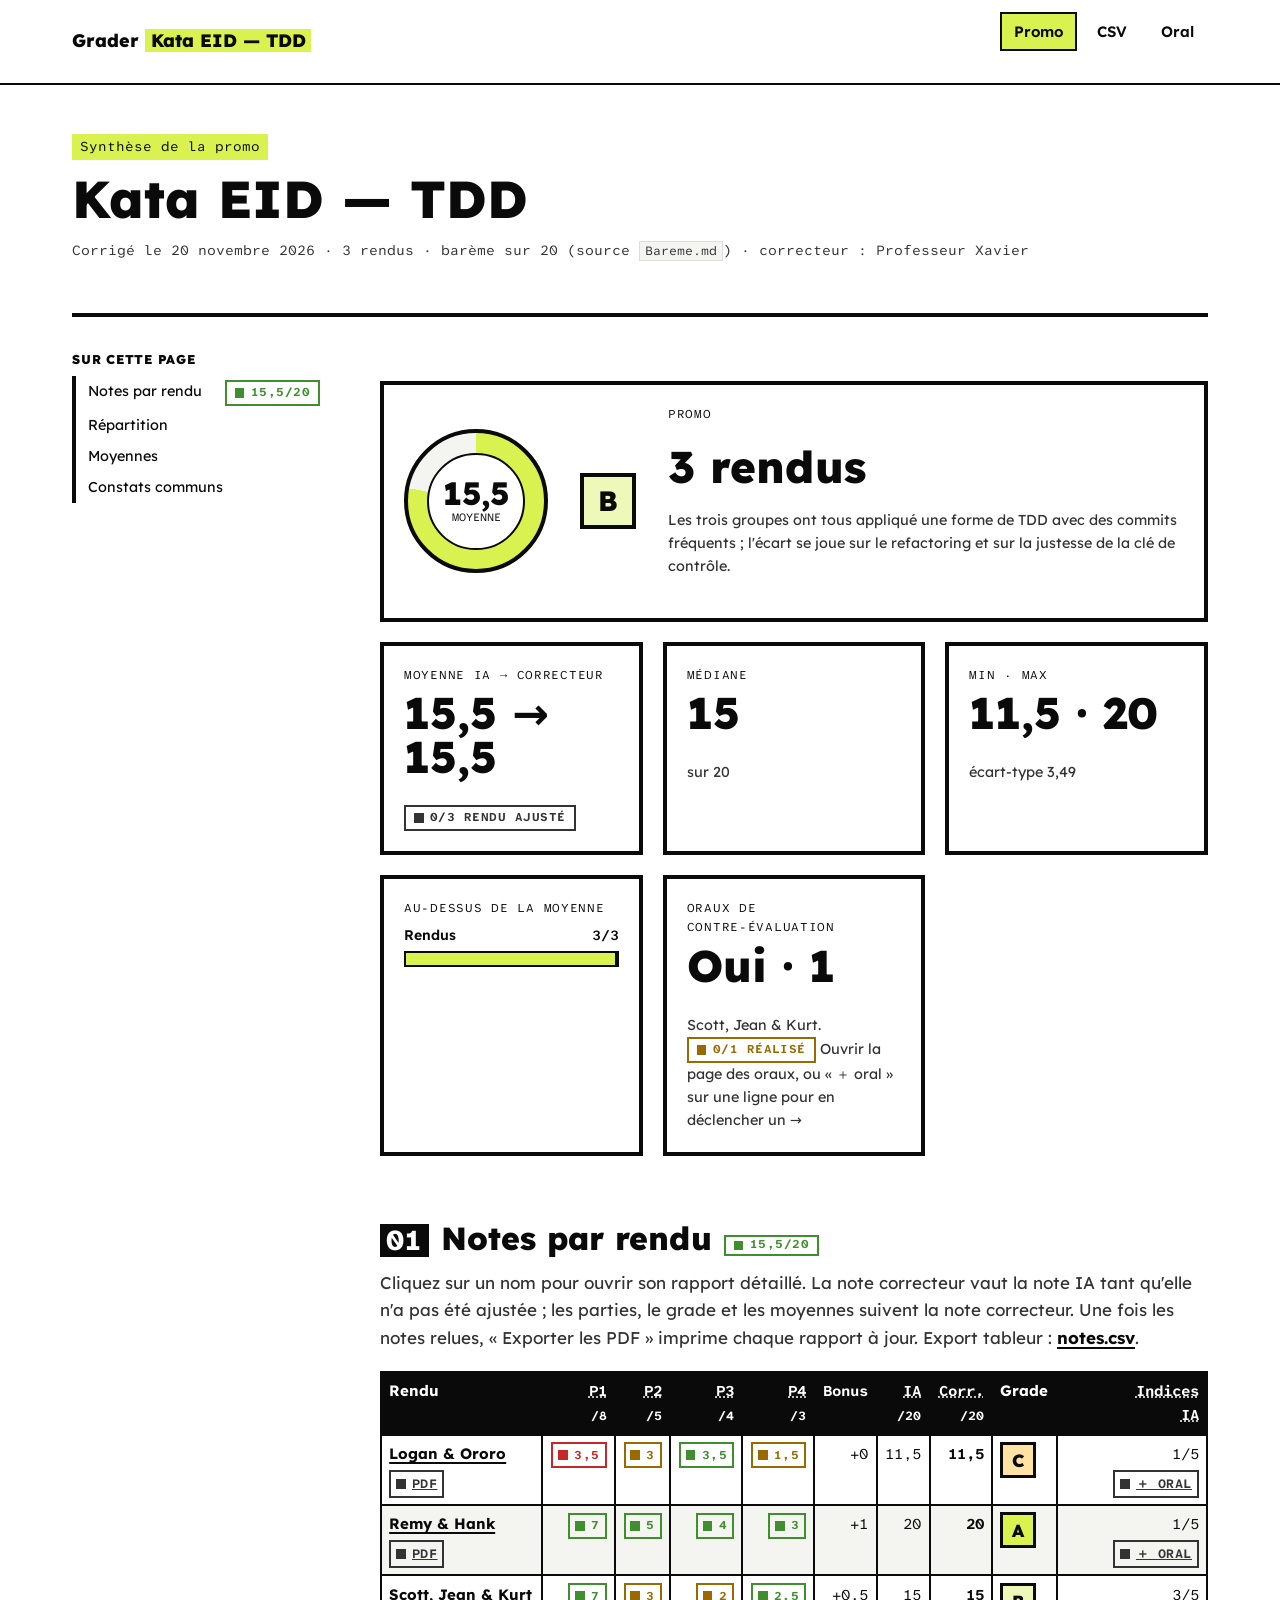
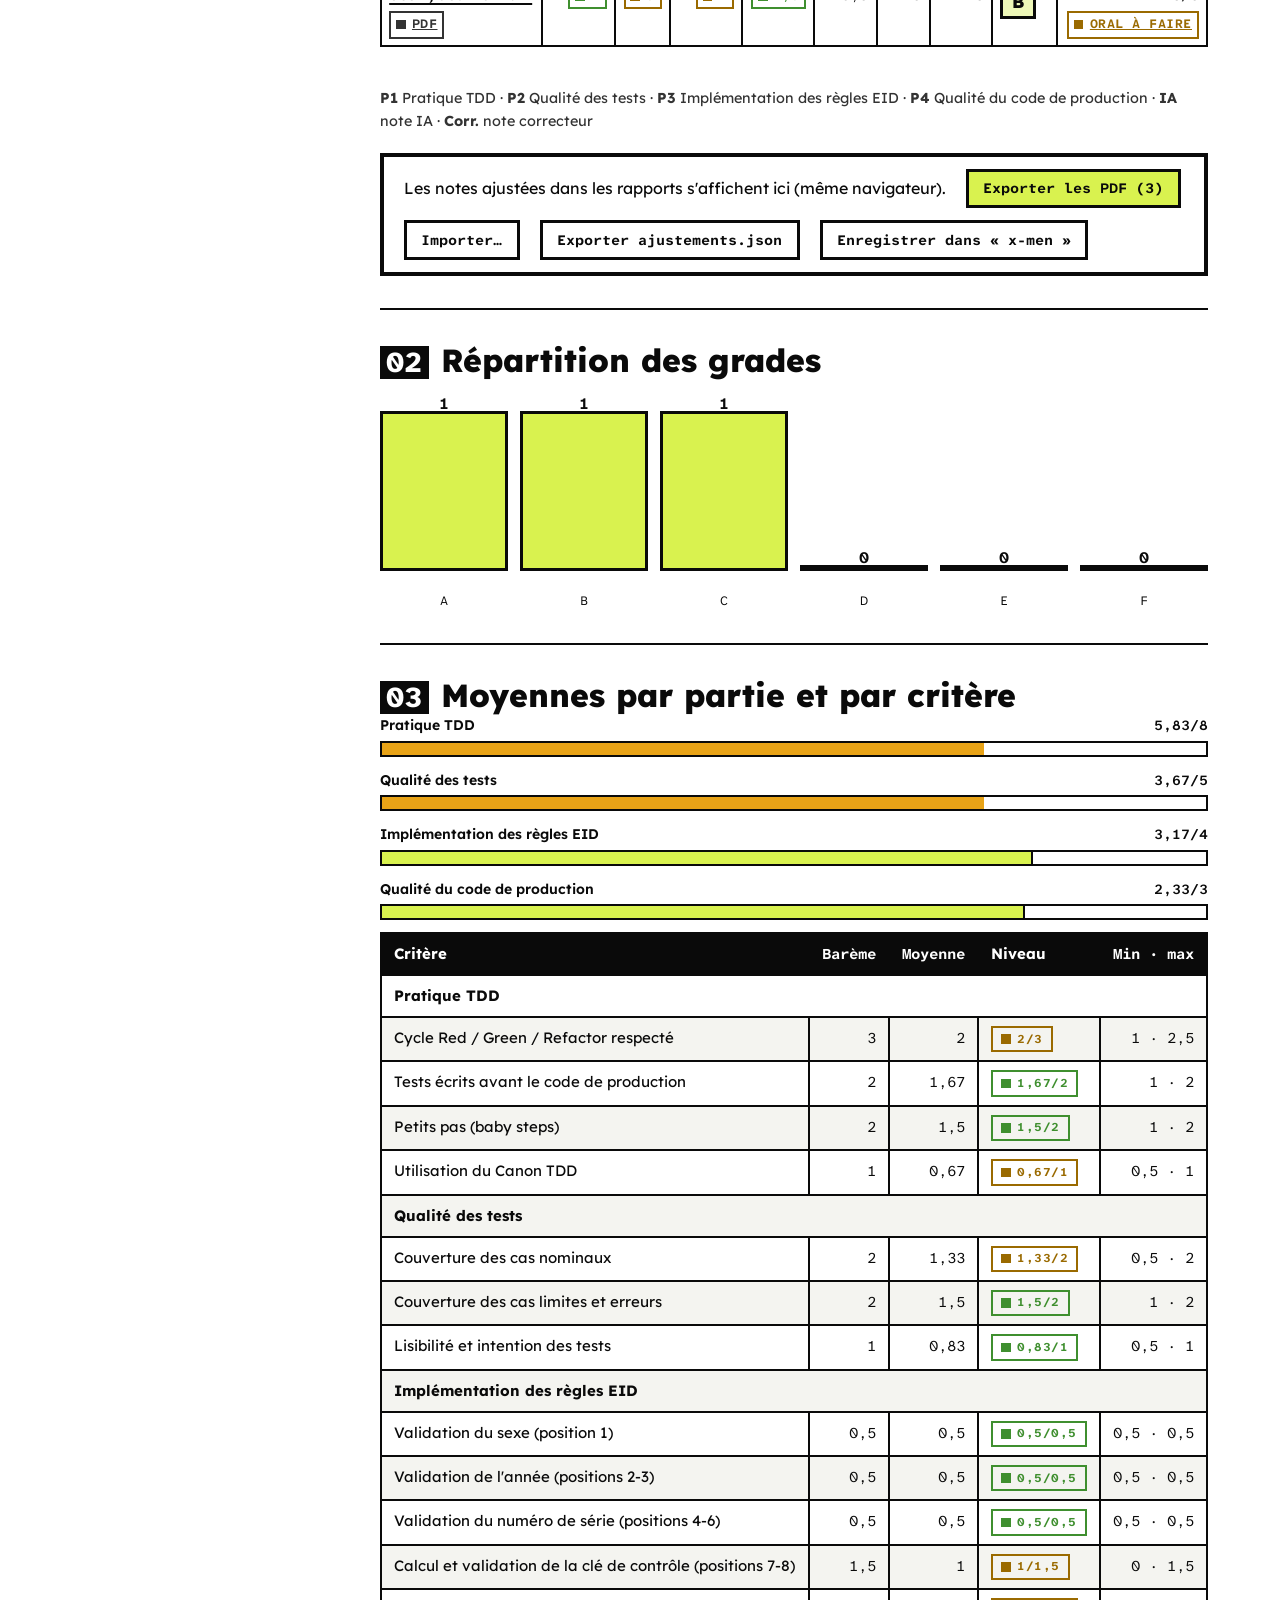
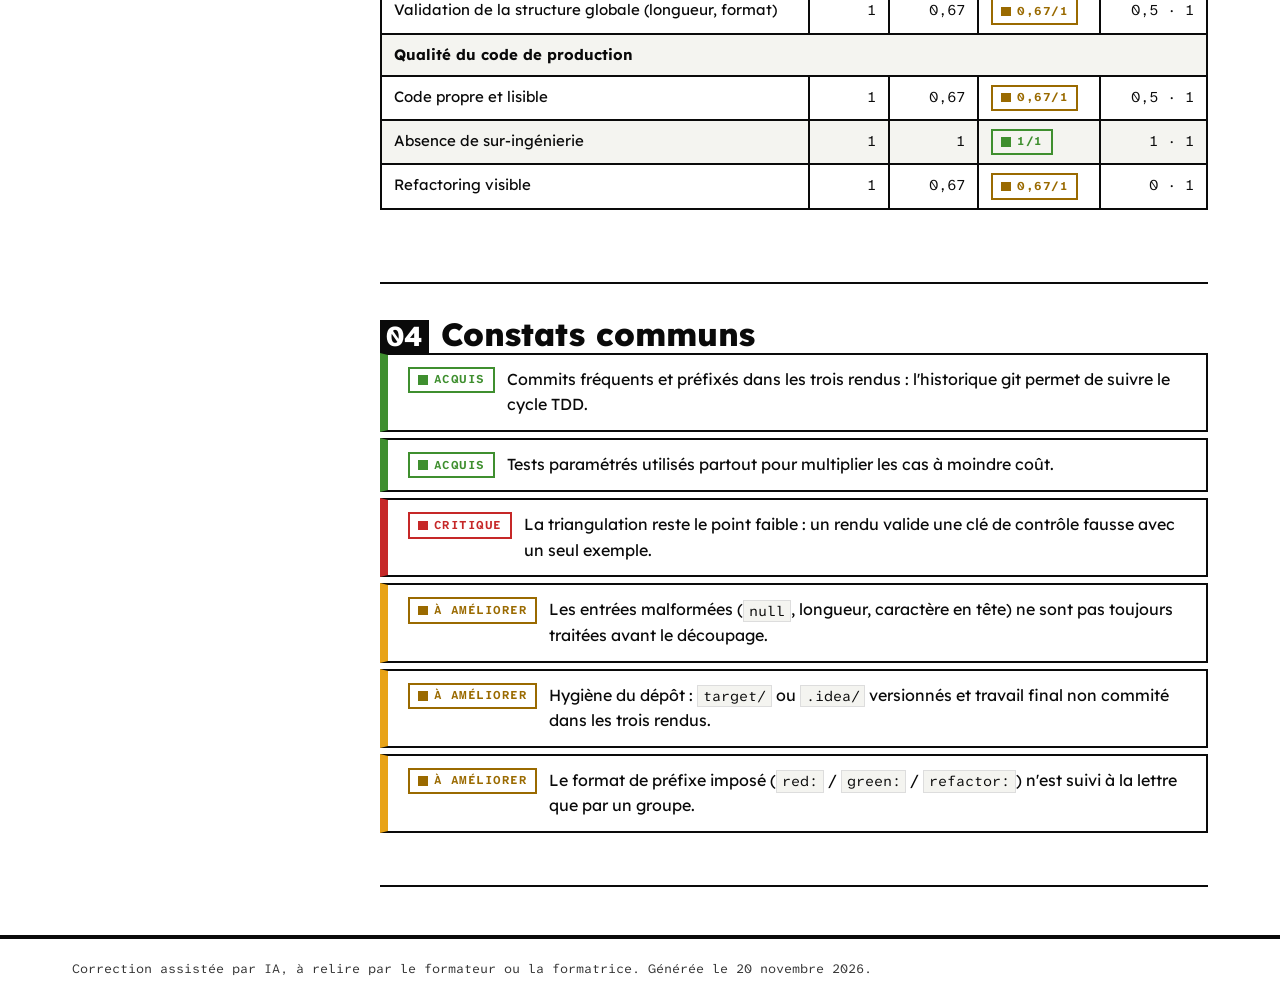
<file: samples/x-men/correction/index.html>
<!DOCTYPE html>
<html lang="fr">
<head>
  <meta charset="utf-8">
  <meta name="viewport" content="width=device-width, initial-scale=1">
  <title>Synthèse de la promo — Grader — Kata EID — TDD</title>
  <link rel="preload" href="assets/fonts/lexend.woff2" as="font" type="font/woff2" crossorigin>
  <link rel="stylesheet" href="assets/report.css">
</head>
<body>
  <a class="skip-link" href="#main">Aller au contenu</a>
  <header class="site-header">
    <nav class="nav" aria-label="Rapport">
      <span class="nav__brand">Grader <span>Kata EID — TDD</span></span>
      <ul class="nav__menu"><li><a class="nav__link" href="index.html" aria-current="page">Promo</a></li><li><a class="nav__link" href="notes.csv">CSV</a></li><li><a class="nav__link" href="oral.html">Oral</a></li></ul>
    </nav>
  </header>
  <div class="container">
    <div class="hero">
      <span class="hero__eyebrow">Synthèse de la promo</span>
      <h1 class="hero__title">Kata EID — TDD</h1>
      <p class="hero__meta">Corrigé le 20 novembre 2026 · 3 rendus · barème sur 20 (source <code>Bareme.md</code>) · correcteur : <span id="meta-correcteur">Professeur Xavier</span></p>
    </div>
    <div class="layout layout--toc"><nav class="toc" aria-label="Sur cette page"><p class="toc__title">Sur cette page</p><ol><li><a href="#rendus"><span>Notes par rendu</span><span class="pill pill--ok" data-live="moy" data-sur="20">15,5/20</span></a></li><li><a href="#repartition"><span>Répartition</span></a></li><li><a href="#moyennes"><span>Moyennes</span></a></li><li><a href="#constats"><span>Constats communs</span></a></li></ol></nav><main id="main"><div class="dashboard"><div class="card card--hero"><div class="dial dial--ok" data-live="moy" data-sur="20" role="meter" aria-valuemin="0" aria-valuemax="20" aria-valuenow="15.5" aria-label="Moyenne de la promo sur 20" style="--value:78"><span class="dial__value">15,5</span><span class="dial__label">moyenne</span></div><div class="grade grade--b" data-live="gradeMoy" data-sur="20" aria-label="Grade B, Bien">B</div><div><p class="card__label">Promo</p><p class="card__number">3 rendus</p><p class="card__desc">Les trois groupes ont tous appliqué une forme de TDD avec des commits fréquents ; l'écart se joue sur le refactoring et sur la justesse de la clé de contrôle.</p></div></div><div class="card"><span class="card__label">Moyenne IA → correcteur</span><p class="card__number">15,5 → <span data-live="moy" data-fmt="num">15,5</span></p><span class="card__desc"><span id="promo-adjusted" class="pill pill--na">0/3 rendu ajusté</span></span></div><div class="card"><span class="card__label">Médiane</span><p class="card__number"><span data-live="med" data-fmt="num">15</span></p><span class="card__desc">sur 20</span></div><div class="card"><span class="card__label">Min · max</span><p class="card__number"><span data-live="min" data-fmt="num">11,5</span> · <span data-live="max" data-fmt="num">20</span></p><span class="card__desc">écart-type <span data-live="std" data-fmt="num">3,49</span></span></div><div class="card"><span class="card__label">Au-dessus de la moyenne</span><div class="gauge gauge--ok" data-live="reussite" data-sur="3" role="meter" aria-valuemin="0" aria-valuemax="3" aria-valuenow="3" aria-label="Rendus à la moyenne ou plus" style="--value:100"><div class="gauge__head"><span>Rendus</span><span class="gauge__value">3/3</span></div><div class="gauge__track"><div class="gauge__fill"></div></div></div></div><a class="card card--oral" href="oral.html"><span class="card__label">Oraux de contre-évaluation</span><p class="card__number" id="promo-oral-num">Oui · 1</p><span class="card__desc"><span id="promo-oral-desc">Scott, Jean &amp; Kurt.</span> <span id="promo-oral" class="pill pill--warning">0/1 réalisé</span> Ouvrir la page des oraux, ou « ＋ oral » sur une ligne pour en déclencher un →</span></a></div><section class="section" id="rendus" aria-labelledby="rendus-title"><h2 class="section__title" id="rendus-title"><span class="section__num">01</span> Notes par rendu <span class="pill pill--ok" data-live="moy" data-sur="20">15,5/20</span></h2><p class="section__summary">Cliquez sur un nom pour ouvrir son rapport détaillé. La note correcteur vaut la note IA tant qu'elle n'a pas été ajustée ; les parties, le grade et les moyennes suivent la note correcteur. Une fois les notes relues, « Exporter les PDF » imprime chaque rapport à jour. Export tableur : <a href="notes.csv">notes.csv</a>.</p><div class="table-wrap"><table class="table--compact"><thead><tr><th>Rendu</th><th class="num"><abbr title="Pratique TDD">P1</abbr><br><small>/8</small></th><th class="num"><abbr title="Qualité des tests">P2</abbr><br><small>/5</small></th><th class="num"><abbr title="Implémentation des règles EID">P3</abbr><br><small>/4</small></th><th class="num"><abbr title="Qualité du code de production">P4</abbr><br><small>/3</small></th><th class="num">Bonus</th><th class="num"><abbr title="Note IA">IA</abbr><br><small>/20</small></th><th class="num"><abbr title="Note correcteur">Corr.</abbr><br><small>/20</small></th><th>Grade</th><th class="num"><abbr title="Score d'indices d'usage IA">Indices<br>IA</abbr></th></tr></thead><tbody><tr><td class="nowrap"><a href="../rendus/Logan - Ororo/correction/index.html">Logan &amp; Ororo</a><br><a class="pill pill--na delta" href="../rendus/Logan - Ororo/correction/index.html#imprimer" target="_blank" title="Ouvre le rapport et lance l'impression en PDF, notes ajustées comprises">PDF</a></td><td class="num"><span class="pill pill--critical" data-live="r0:sec:tdd" data-sur="8" data-fmt="num">3,5</span></td><td class="num"><span class="pill pill--warning" data-live="r0:sec:tests" data-sur="5" data-fmt="num">3</span></td><td class="num"><span class="pill pill--ok" data-live="r0:sec:regles" data-sur="4.0" data-fmt="num">3,5</span></td><td class="num"><span class="pill pill--warning" data-live="r0:sec:code" data-sur="3" data-fmt="num">1,5</span></td><td class="num"><span data-live="r0:bonus" data-fmt="bonus">+0</span></td><td class="num">11,5</td><td class="num"><strong><span data-live="r0:finale" data-fmt="num">11,5</span></strong><br><span class="pill pill--warning delta" id="delta-0" hidden title="0 note(s) ajustée(s) par Professeur Xavier">±0</span></td><td><div class="grade grade--c grade--sm" data-live="r0:grade" data-sur="20" aria-label="Grade C, Correct">C</div></td><td class="num">1/5<br><a class="pill pill--na delta" id="oral-0" href="oral.html#oral-logan-ororo" title="Déclencher un oral de contre-évaluation pour ce rendu">＋ oral</a></td></tr><tr><td class="nowrap"><a href="../rendus/Remy - Hank/correction/index.html">Remy &amp; Hank</a><br><a class="pill pill--na delta" href="../rendus/Remy - Hank/correction/index.html#imprimer" target="_blank" title="Ouvre le rapport et lance l'impression en PDF, notes ajustées comprises">PDF</a></td><td class="num"><span class="pill pill--ok" data-live="r1:sec:tdd" data-sur="8" data-fmt="num">7</span></td><td class="num"><span class="pill pill--ok" data-live="r1:sec:tests" data-sur="5" data-fmt="num">5</span></td><td class="num"><span class="pill pill--ok" data-live="r1:sec:regles" data-sur="4.0" data-fmt="num">4</span></td><td class="num"><span class="pill pill--ok" data-live="r1:sec:code" data-sur="3" data-fmt="num">3</span></td><td class="num"><span data-live="r1:bonus" data-fmt="bonus">+1</span></td><td class="num">20</td><td class="num"><strong><span data-live="r1:finale" data-fmt="num">20</span></strong><br><span class="pill pill--warning delta" id="delta-1" hidden title="0 note(s) ajustée(s) par Professeur Xavier">±0</span></td><td><div class="grade grade--a grade--sm" data-live="r1:grade" data-sur="20" aria-label="Grade A, Excellent">A</div></td><td class="num">1/5<br><a class="pill pill--na delta" id="oral-1" href="oral.html#oral-remy-hank" title="Déclencher un oral de contre-évaluation pour ce rendu">＋ oral</a></td></tr><tr><td class="nowrap"><a href="../rendus/Scott - Jean - Kurt/correction/index.html">Scott, Jean &amp; Kurt</a><br><a class="pill pill--na delta" href="../rendus/Scott - Jean - Kurt/correction/index.html#imprimer" target="_blank" title="Ouvre le rapport et lance l'impression en PDF, notes ajustées comprises">PDF</a></td><td class="num"><span class="pill pill--ok" data-live="r2:sec:tdd" data-sur="8" data-fmt="num">7</span></td><td class="num"><span class="pill pill--warning" data-live="r2:sec:tests" data-sur="5" data-fmt="num">3</span></td><td class="num"><span class="pill pill--warning" data-live="r2:sec:regles" data-sur="4.0" data-fmt="num">2</span></td><td class="num"><span class="pill pill--ok" data-live="r2:sec:code" data-sur="3" data-fmt="num">2,5</span></td><td class="num"><span data-live="r2:bonus" data-fmt="bonus">+0,5</span></td><td class="num">15</td><td class="num"><strong><span data-live="r2:finale" data-fmt="num">15</span></strong><br><span class="pill pill--warning delta" id="delta-2" hidden title="0 note(s) ajustée(s) par Professeur Xavier">±0</span></td><td><div class="grade grade--b grade--sm" data-live="r2:grade" data-sur="20" aria-label="Grade B, Bien">B</div></td><td class="num">3/5<br><a class="pill pill--warning delta" id="oral-2" href="oral.html#oral-scott-jean-kurt" title="Oral de contre-évaluation">oral à faire</a></td></tr></tbody></table></div><p class="card__desc"><strong>P1</strong> Pratique TDD · <strong>P2</strong> Qualité des tests · <strong>P3</strong> Implémentation des règles EID · <strong>P4</strong> Qualité du code de production · <strong>IA</strong> note IA · <strong>Corr.</strong> note correcteur</p><div class="adjust-bar adjust-bar--promo" data-mode="edit"><div class="adjust-bar__edit"><span id="promo-status" aria-live="polite">Les notes ajustées dans les rapports s'affichent ici (même navigateur).</span><button type="button" id="promo-pdf" class="btn btn--primary" title="Ouvre chaque rapport et lance son impression en PDF">Exporter les PDF (3)</button><button type="button" id="promo-import" class="btn">Importer…</button><input type="file" id="promo-import-file" accept="application/json,.json" hidden><button type="button" id="promo-export" class="btn">Exporter ajustements.json</button><button type="button" id="promo-save" class="btn" hidden title="Écrit correcteur.json dans chaque rendu (Chrome, Edge)">Enregistrer dans « x-men »</button></div></div></section><section class="section" id="repartition" aria-labelledby="repartition-title"><h2 class="section__title" id="repartition-title"><span class="section__num">02</span> Répartition des grades</h2><div class="histo" style="--cols:6"><div class="histo__bar" data-histo="A" style="--h:100" role="img" aria-label="1 rendu(s) en A"><span>1</span></div><div class="histo__bar" data-histo="B" style="--h:100" role="img" aria-label="1 rendu(s) en B"><span>1</span></div><div class="histo__bar" data-histo="C" style="--h:100" role="img" aria-label="1 rendu(s) en C"><span>1</span></div><div class="histo__bar" data-histo="D" style="--h:0" role="img" aria-label="0 rendu(s) en D"><span>0</span></div><div class="histo__bar" data-histo="E" style="--h:0" role="img" aria-label="0 rendu(s) en E"><span>0</span></div><div class="histo__bar" data-histo="F" style="--h:0" role="img" aria-label="0 rendu(s) en F"><span>0</span></div></div><div class="histo__labels" style="--cols:6"><span>A</span><span>B</span><span>C</span><span>D</span><span>E</span><span>F</span></div></section><section class="section" id="moyennes" aria-labelledby="moyennes-title"><h2 class="section__title" id="moyennes-title"><span class="section__num">03</span> Moyennes par partie et par critère</h2><div class="gauge gauge--warning" data-live="secmoy:tdd" data-sur="8" role="meter" aria-valuemin="0" aria-valuemax="8" aria-valuenow="5.83" aria-label="Moyenne Pratique TDD" style="--value:73"><div class="gauge__head"><span>Pratique TDD</span><span class="gauge__value">5,83/8</span></div><div class="gauge__track"><div class="gauge__fill"></div></div></div><div class="gauge gauge--warning" data-live="secmoy:tests" data-sur="5" role="meter" aria-valuemin="0" aria-valuemax="5" aria-valuenow="3.67" aria-label="Moyenne Qualité des tests" style="--value:73"><div class="gauge__head"><span>Qualité des tests</span><span class="gauge__value">3,67/5</span></div><div class="gauge__track"><div class="gauge__fill"></div></div></div><div class="gauge gauge--ok" data-live="secmoy:regles" data-sur="4.0" role="meter" aria-valuemin="0" aria-valuemax="4.0" aria-valuenow="3.17" aria-label="Moyenne Implémentation des règles EID" style="--value:79"><div class="gauge__head"><span>Implémentation des règles EID</span><span class="gauge__value">3,17/4</span></div><div class="gauge__track"><div class="gauge__fill"></div></div></div><div class="gauge gauge--ok" data-live="secmoy:code" data-sur="3" role="meter" aria-valuemin="0" aria-valuemax="3" aria-valuenow="2.33" aria-label="Moyenne Qualité du code de production" style="--value:78"><div class="gauge__head"><span>Qualité du code de production</span><span class="gauge__value">2,33/3</span></div><div class="gauge__track"><div class="gauge__fill"></div></div></div><div class="table-wrap"><table><thead><tr><th>Critère</th><th class="num">Barème</th><th class="num">Moyenne</th><th>Niveau</th><th class="num">Min · max</th></tr></thead><tbody><tr><th colspan="5" scope="rowgroup">Pratique TDD</th></tr><tr><td>Cycle Red / Green / Refactor respecté</td><td class="num">3</td><td class="num"><span data-live="critmoy:tdd-cycle" data-fmt="num">2</span></td><td><span class="pill pill--warning" data-live="critmoy:tdd-cycle" data-sur="3">2/3</span></td><td class="num"><span data-live="critmin:tdd-cycle" data-fmt="num">1</span> · <span data-live="critmax:tdd-cycle" data-fmt="num">2,5</span></td></tr><tr><td>Tests écrits avant le code de production</td><td class="num">2</td><td class="num"><span data-live="critmoy:tdd-test-first" data-fmt="num">1,67</span></td><td><span class="pill pill--ok" data-live="critmoy:tdd-test-first" data-sur="2">1,67/2</span></td><td class="num"><span data-live="critmin:tdd-test-first" data-fmt="num">1</span> · <span data-live="critmax:tdd-test-first" data-fmt="num">2</span></td></tr><tr><td>Petits pas (baby steps)</td><td class="num">2</td><td class="num"><span data-live="critmoy:tdd-baby-steps" data-fmt="num">1,5</span></td><td><span class="pill pill--ok" data-live="critmoy:tdd-baby-steps" data-sur="2">1,5/2</span></td><td class="num"><span data-live="critmin:tdd-baby-steps" data-fmt="num">1</span> · <span data-live="critmax:tdd-baby-steps" data-fmt="num">2</span></td></tr><tr><td>Utilisation du Canon TDD</td><td class="num">1</td><td class="num"><span data-live="critmoy:tdd-canon" data-fmt="num">0,67</span></td><td><span class="pill pill--warning" data-live="critmoy:tdd-canon" data-sur="1">0,67/1</span></td><td class="num"><span data-live="critmin:tdd-canon" data-fmt="num">0,5</span> · <span data-live="critmax:tdd-canon" data-fmt="num">1</span></td></tr><tr><th colspan="5" scope="rowgroup">Qualité des tests</th></tr><tr><td>Couverture des cas nominaux</td><td class="num">2</td><td class="num"><span data-live="critmoy:tests-nominaux" data-fmt="num">1,33</span></td><td><span class="pill pill--warning" data-live="critmoy:tests-nominaux" data-sur="2">1,33/2</span></td><td class="num"><span data-live="critmin:tests-nominaux" data-fmt="num">0,5</span> · <span data-live="critmax:tests-nominaux" data-fmt="num">2</span></td></tr><tr><td>Couverture des cas limites et erreurs</td><td class="num">2</td><td class="num"><span data-live="critmoy:tests-limites" data-fmt="num">1,5</span></td><td><span class="pill pill--ok" data-live="critmoy:tests-limites" data-sur="2">1,5/2</span></td><td class="num"><span data-live="critmin:tests-limites" data-fmt="num">1</span> · <span data-live="critmax:tests-limites" data-fmt="num">2</span></td></tr><tr><td>Lisibilité et intention des tests</td><td class="num">1</td><td class="num"><span data-live="critmoy:tests-lisibilite" data-fmt="num">0,83</span></td><td><span class="pill pill--ok" data-live="critmoy:tests-lisibilite" data-sur="1">0,83/1</span></td><td class="num"><span data-live="critmin:tests-lisibilite" data-fmt="num">0,5</span> · <span data-live="critmax:tests-lisibilite" data-fmt="num">1</span></td></tr><tr><th colspan="5" scope="rowgroup">Implémentation des règles EID</th></tr><tr><td>Validation du sexe (position 1)</td><td class="num">0,5</td><td class="num"><span data-live="critmoy:regle-sexe" data-fmt="num">0,5</span></td><td><span class="pill pill--ok" data-live="critmoy:regle-sexe" data-sur="0.5">0,5/0,5</span></td><td class="num"><span data-live="critmin:regle-sexe" data-fmt="num">0,5</span> · <span data-live="critmax:regle-sexe" data-fmt="num">0,5</span></td></tr><tr><td>Validation de l&#x27;année (positions 2-3)</td><td class="num">0,5</td><td class="num"><span data-live="critmoy:regle-annee" data-fmt="num">0,5</span></td><td><span class="pill pill--ok" data-live="critmoy:regle-annee" data-sur="0.5">0,5/0,5</span></td><td class="num"><span data-live="critmin:regle-annee" data-fmt="num">0,5</span> · <span data-live="critmax:regle-annee" data-fmt="num">0,5</span></td></tr><tr><td>Validation du numéro de série (positions 4-6)</td><td class="num">0,5</td><td class="num"><span data-live="critmoy:regle-serie" data-fmt="num">0,5</span></td><td><span class="pill pill--ok" data-live="critmoy:regle-serie" data-sur="0.5">0,5/0,5</span></td><td class="num"><span data-live="critmin:regle-serie" data-fmt="num">0,5</span> · <span data-live="critmax:regle-serie" data-fmt="num">0,5</span></td></tr><tr><td>Calcul et validation de la clé de contrôle (positions 7-8)</td><td class="num">1,5</td><td class="num"><span data-live="critmoy:regle-cle" data-fmt="num">1</span></td><td><span class="pill pill--warning" data-live="critmoy:regle-cle" data-sur="1.5">1/1,5</span></td><td class="num"><span data-live="critmin:regle-cle" data-fmt="num">0</span> · <span data-live="critmax:regle-cle" data-fmt="num">1,5</span></td></tr><tr><td>Validation de la structure globale (longueur, format)</td><td class="num">1</td><td class="num"><span data-live="critmoy:regle-structure" data-fmt="num">0,67</span></td><td><span class="pill pill--warning" data-live="critmoy:regle-structure" data-sur="1">0,67/1</span></td><td class="num"><span data-live="critmin:regle-structure" data-fmt="num">0,5</span> · <span data-live="critmax:regle-structure" data-fmt="num">1</span></td></tr><tr><th colspan="5" scope="rowgroup">Qualité du code de production</th></tr><tr><td>Code propre et lisible</td><td class="num">1</td><td class="num"><span data-live="critmoy:code-propre" data-fmt="num">0,67</span></td><td><span class="pill pill--warning" data-live="critmoy:code-propre" data-sur="1">0,67/1</span></td><td class="num"><span data-live="critmin:code-propre" data-fmt="num">0,5</span> · <span data-live="critmax:code-propre" data-fmt="num">1</span></td></tr><tr><td>Absence de sur-ingénierie</td><td class="num">1</td><td class="num"><span data-live="critmoy:code-simple" data-fmt="num">1</span></td><td><span class="pill pill--ok" data-live="critmoy:code-simple" data-sur="1">1/1</span></td><td class="num"><span data-live="critmin:code-simple" data-fmt="num">1</span> · <span data-live="critmax:code-simple" data-fmt="num">1</span></td></tr><tr><td>Refactoring visible</td><td class="num">1</td><td class="num"><span data-live="critmoy:code-refactoring" data-fmt="num">0,67</span></td><td><span class="pill pill--warning" data-live="critmoy:code-refactoring" data-sur="1">0,67/1</span></td><td class="num"><span data-live="critmin:code-refactoring" data-fmt="num">0</span> · <span data-live="critmax:code-refactoring" data-fmt="num">1</span></td></tr></tbody></table></div></section><section class="section" id="constats" aria-labelledby="constats-title"><h2 class="section__title" id="constats-title"><span class="section__num">04</span> Constats communs</h2><ul class="signals"><li class="signal signal--ok"><span class="pill pill--ok">acquis</span><div>Commits fréquents et préfixés dans les trois rendus : l'historique git permet de suivre le cycle TDD.</div></li><li class="signal signal--ok"><span class="pill pill--ok">acquis</span><div>Tests paramétrés utilisés partout pour multiplier les cas à moindre coût.</div></li><li class="signal signal--critical"><span class="pill pill--critical">critique</span><div>La triangulation reste le point faible : un rendu valide une clé de contrôle fausse avec un seul exemple.</div></li><li class="signal signal--warning"><span class="pill pill--warning">à améliorer</span><div>Les entrées malformées (<code>null</code>, longueur, caractère en tête) ne sont pas toujours traitées avant le découpage.</div></li><li class="signal signal--warning"><span class="pill pill--warning">à améliorer</span><div>Hygiène du dépôt : <code>target/</code> ou <code>.idea/</code> versionnés et travail final non commité dans les trois rendus.</div></li><li class="signal signal--warning"><span class="pill pill--warning">à améliorer</span><div>Le format de préfixe imposé (<code>red:</code> / <code>green:</code> / <code>refactor:</code>) n'est suivi à la lettre que par un groupe.</div></li></ul></section><script type="application/json" id="grader-data">{"page":"promo","bareme":{"titre":"Kata EID — TDD","sur":20,"plafonner":true,"ramener_sur":null,"sections":[{"id":"tdd","criteres":[{"id":"tdd-cycle","sur":3},{"id":"tdd-test-first","sur":2},{"id":"tdd-baby-steps","sur":2},{"id":"tdd-canon","sur":1}]},{"id":"tests","criteres":[{"id":"tests-nominaux","sur":2},{"id":"tests-limites","sur":2},{"id":"tests-lisibilite","sur":1}]},{"id":"regles","criteres":[{"id":"regle-sexe","sur":0.5},{"id":"regle-annee","sur":0.5},{"id":"regle-serie","sur":0.5},{"id":"regle-cle","sur":1.5},{"id":"regle-structure","sur":1}]},{"id":"code","criteres":[{"id":"code-propre","sur":1},{"id":"code-simple","sur":1},{"id":"code-refactoring","sur":1}]}],"bonus":[{"id":"retro","sur":1}],"malus":[]},"root_name":"x-men","oral_seuil":3,"rows":[{"rendu":"rendus/Logan - Ororo","ia":{"notes":{"tdd-cycle":1,"tdd-test-first":1,"tdd-baby-steps":1,"tdd-canon":0.5,"tests-nominaux":1.5,"tests-limites":1,"tests-lisibilite":0.5,"regle-sexe":0.5,"regle-annee":0.5,"regle-serie":0.5,"regle-cle":1.5,"regle-structure":0.5,"code-propre":0.5,"code-simple":1,"code-refactoring":0},"bonus":{"retro":0},"malus":{}},"etudiant":"Logan & Ororo","href":"../rendus/Logan - Ororo/correction/index.html","oral_prevu":false,"oral_href":"oral.html#oral-logan-ororo","baked":null,"ia_finale":11.5,"path":"rendus/Logan - Ororo/correction"},{"rendu":"rendus/Remy - Hank","ia":{"notes":{"tdd-cycle":2.5,"tdd-test-first":2,"tdd-baby-steps":1.5,"tdd-canon":1,"tests-nominaux":2,"tests-limites":2,"tests-lisibilite":1,"regle-sexe":0.5,"regle-annee":0.5,"regle-serie":0.5,"regle-cle":1.5,"regle-structure":1,"code-propre":1,"code-simple":1,"code-refactoring":1},"bonus":{"retro":1},"malus":{}},"etudiant":"Remy & Hank","href":"../rendus/Remy - Hank/correction/index.html","oral_prevu":false,"oral_href":"oral.html#oral-remy-hank","baked":null,"ia_finale":20.0,"path":"rendus/Remy - Hank/correction"},{"rendu":"rendus/Scott - Jean - Kurt","ia":{"notes":{"tdd-cycle":2.5,"tdd-test-first":2,"tdd-baby-steps":2,"tdd-canon":0.5,"tests-nominaux":0.5,"tests-limites":1.5,"tests-lisibilite":1,"regle-sexe":0.5,"regle-annee":0.5,"regle-serie":0.5,"regle-cle":0,"regle-structure":0.5,"code-propre":0.5,"code-simple":1,"code-refactoring":1},"bonus":{"retro":0.5},"malus":{}},"etudiant":"Scott, Jean & Kurt","href":"../rendus/Scott - Jean - Kurt/correction/index.html","oral_prevu":true,"oral_href":"oral.html#oral-scott-jean-kurt","baked":null,"ia_finale":15.0,"path":"rendus/Scott - Jean - Kurt/correction"}]}</script><script src="assets/grader.js"></script></main></div>
  </div>
  <footer class="site-footer">
    <div class="container">Correction assistée par IA, à relire par le formateur ou la formatrice. Générée le 20 novembre 2026.</div>
  </footer>
</body>
</html>
</file>
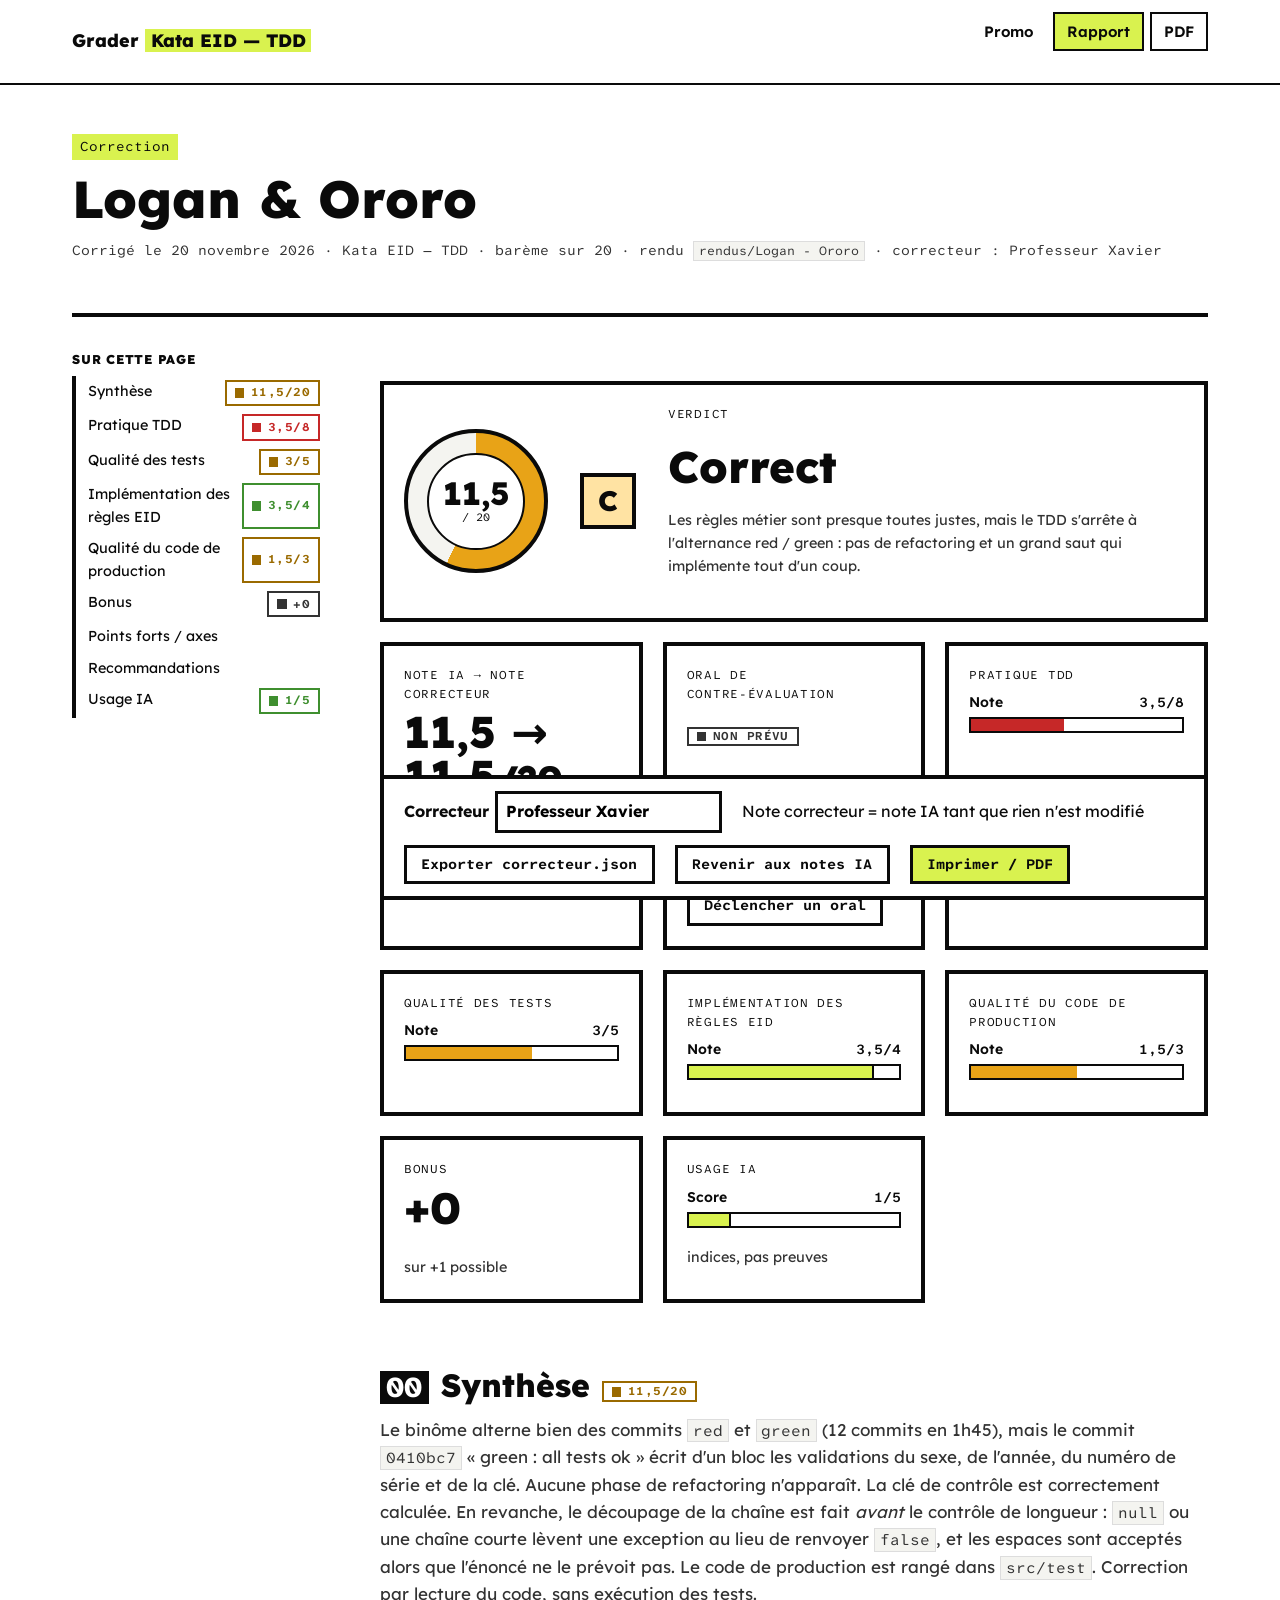
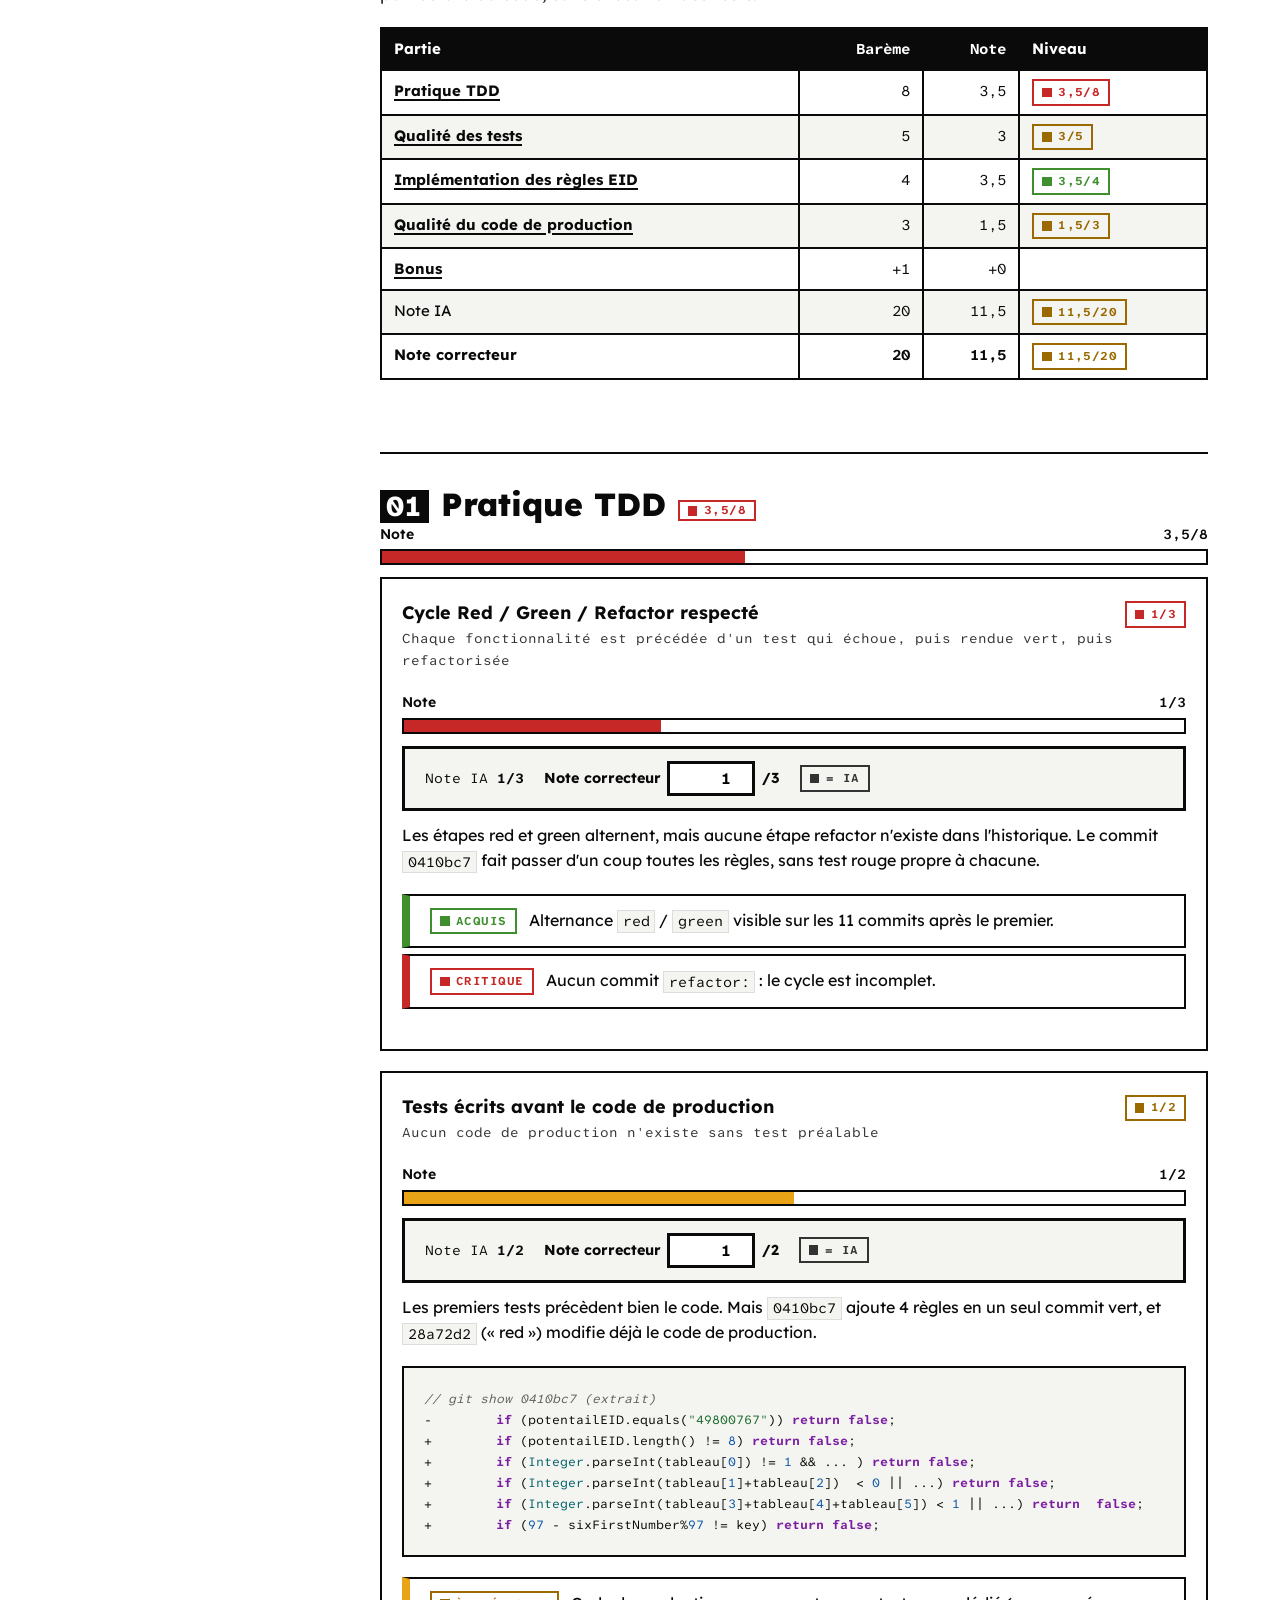
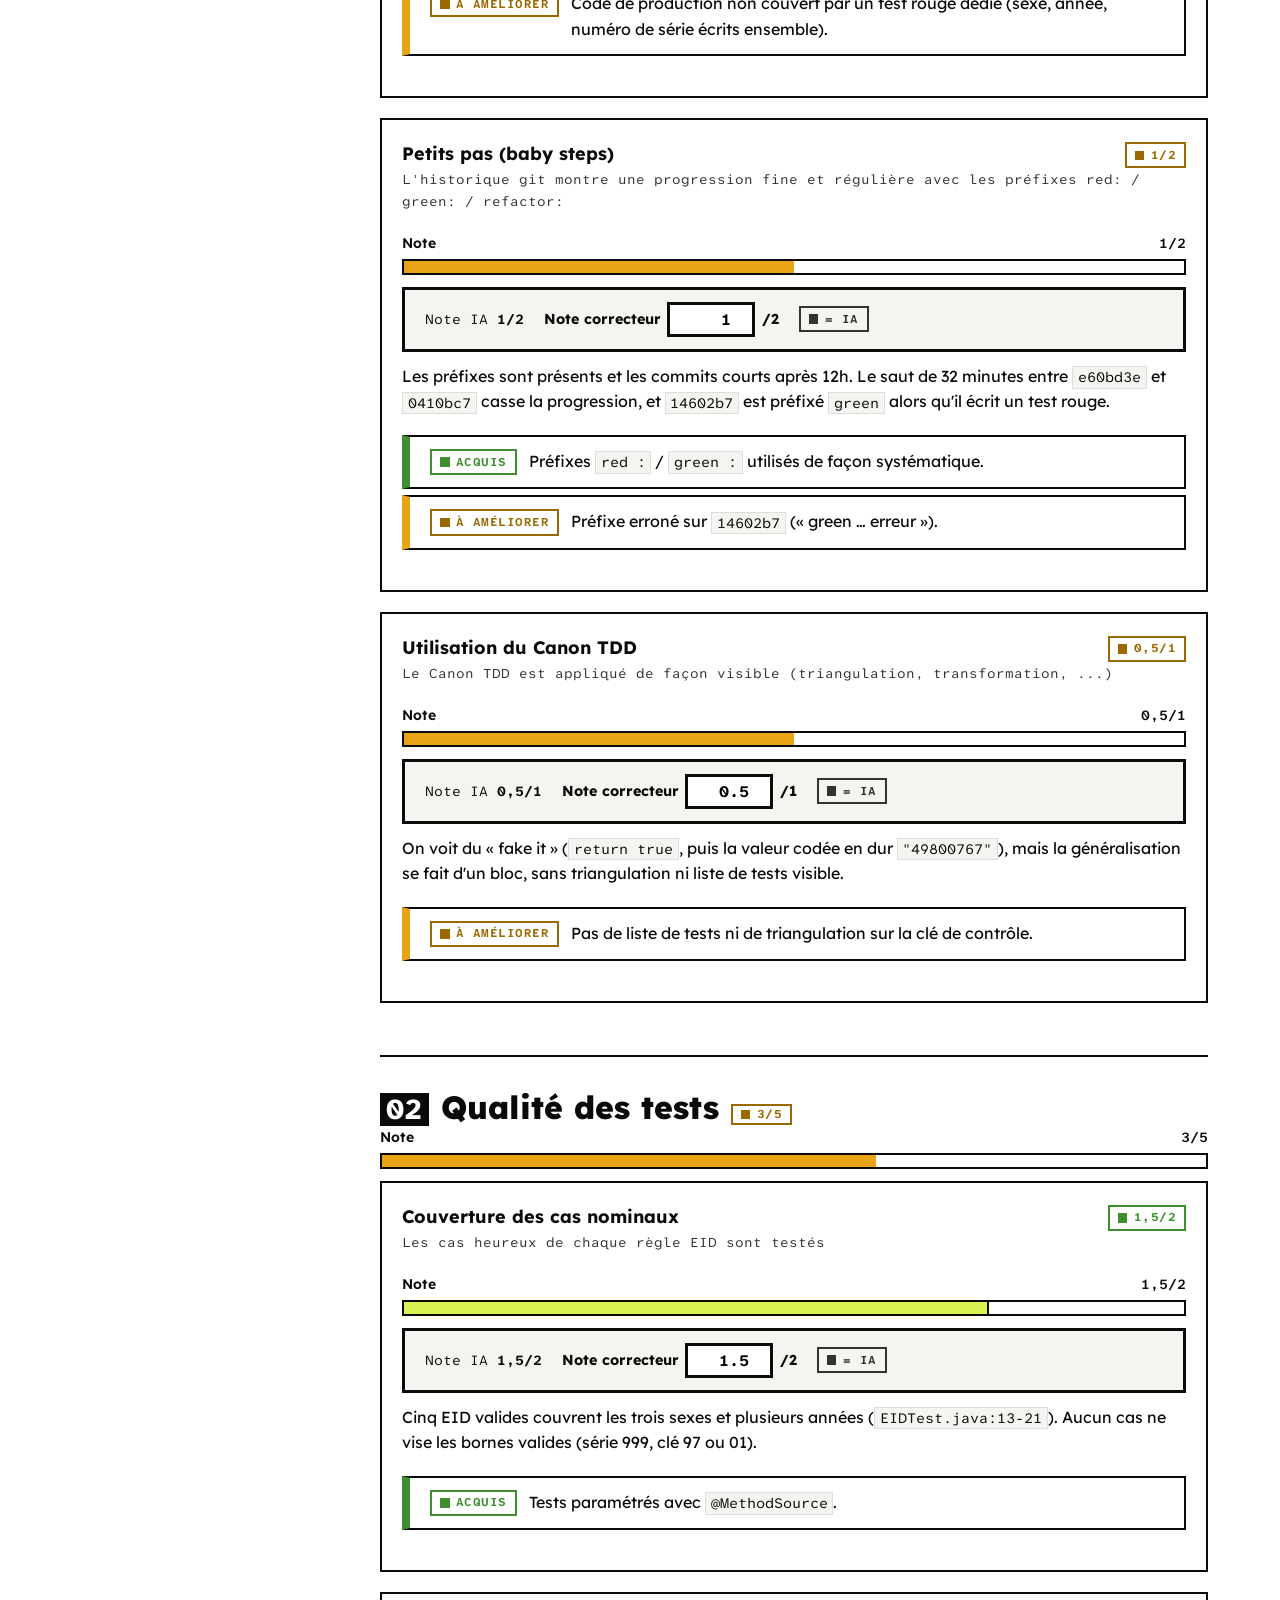
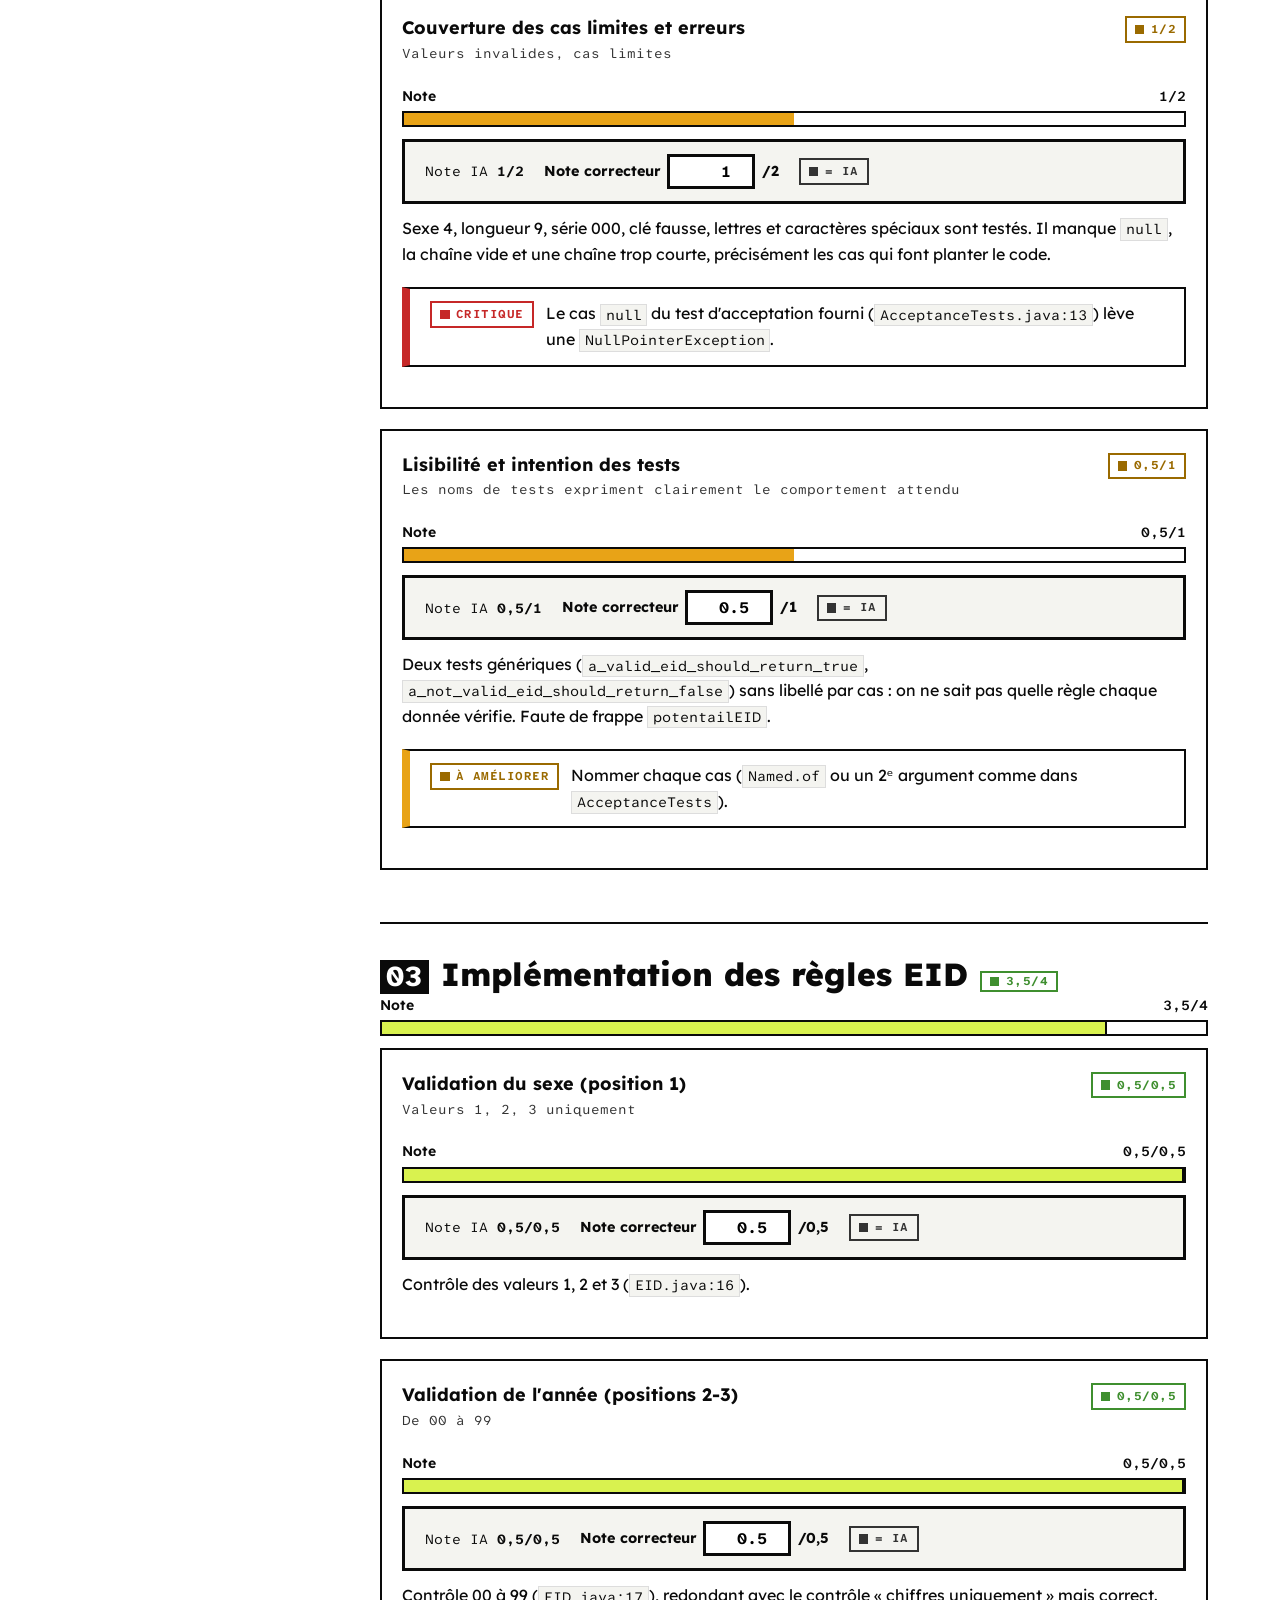
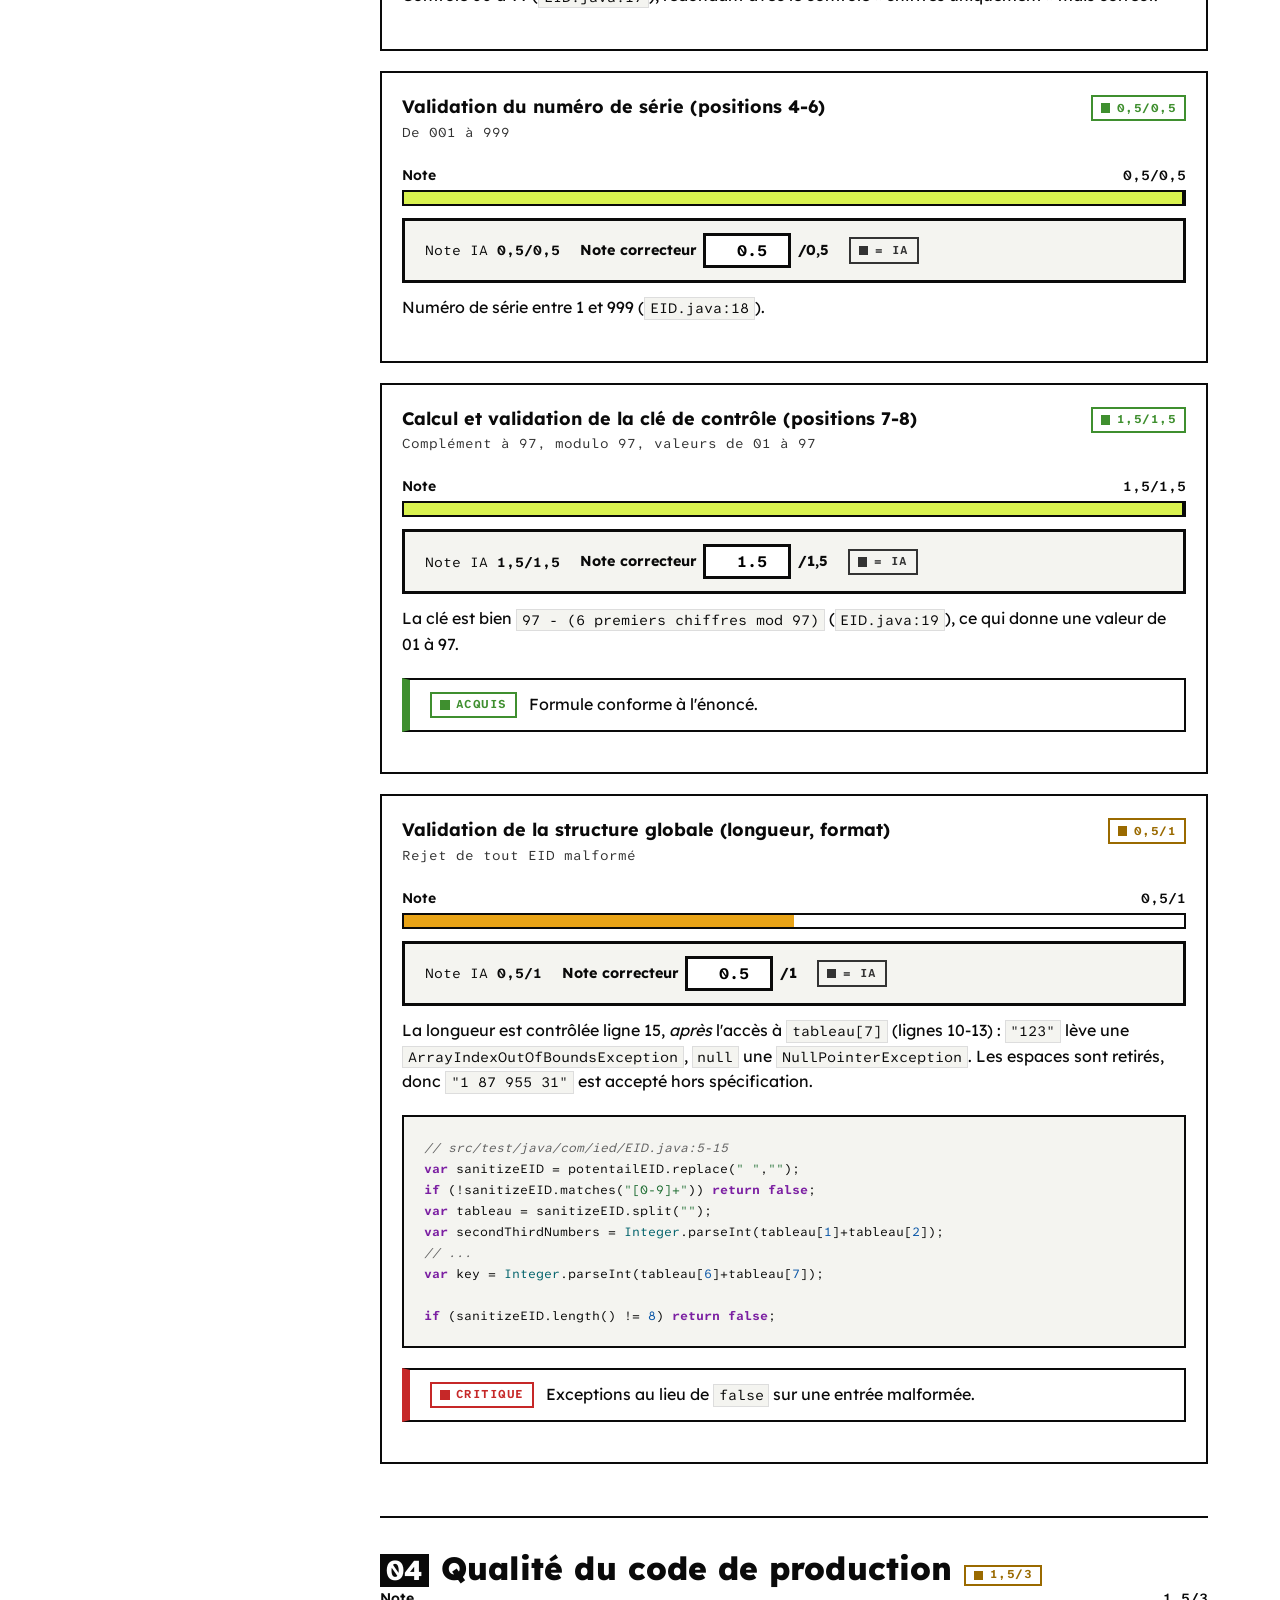
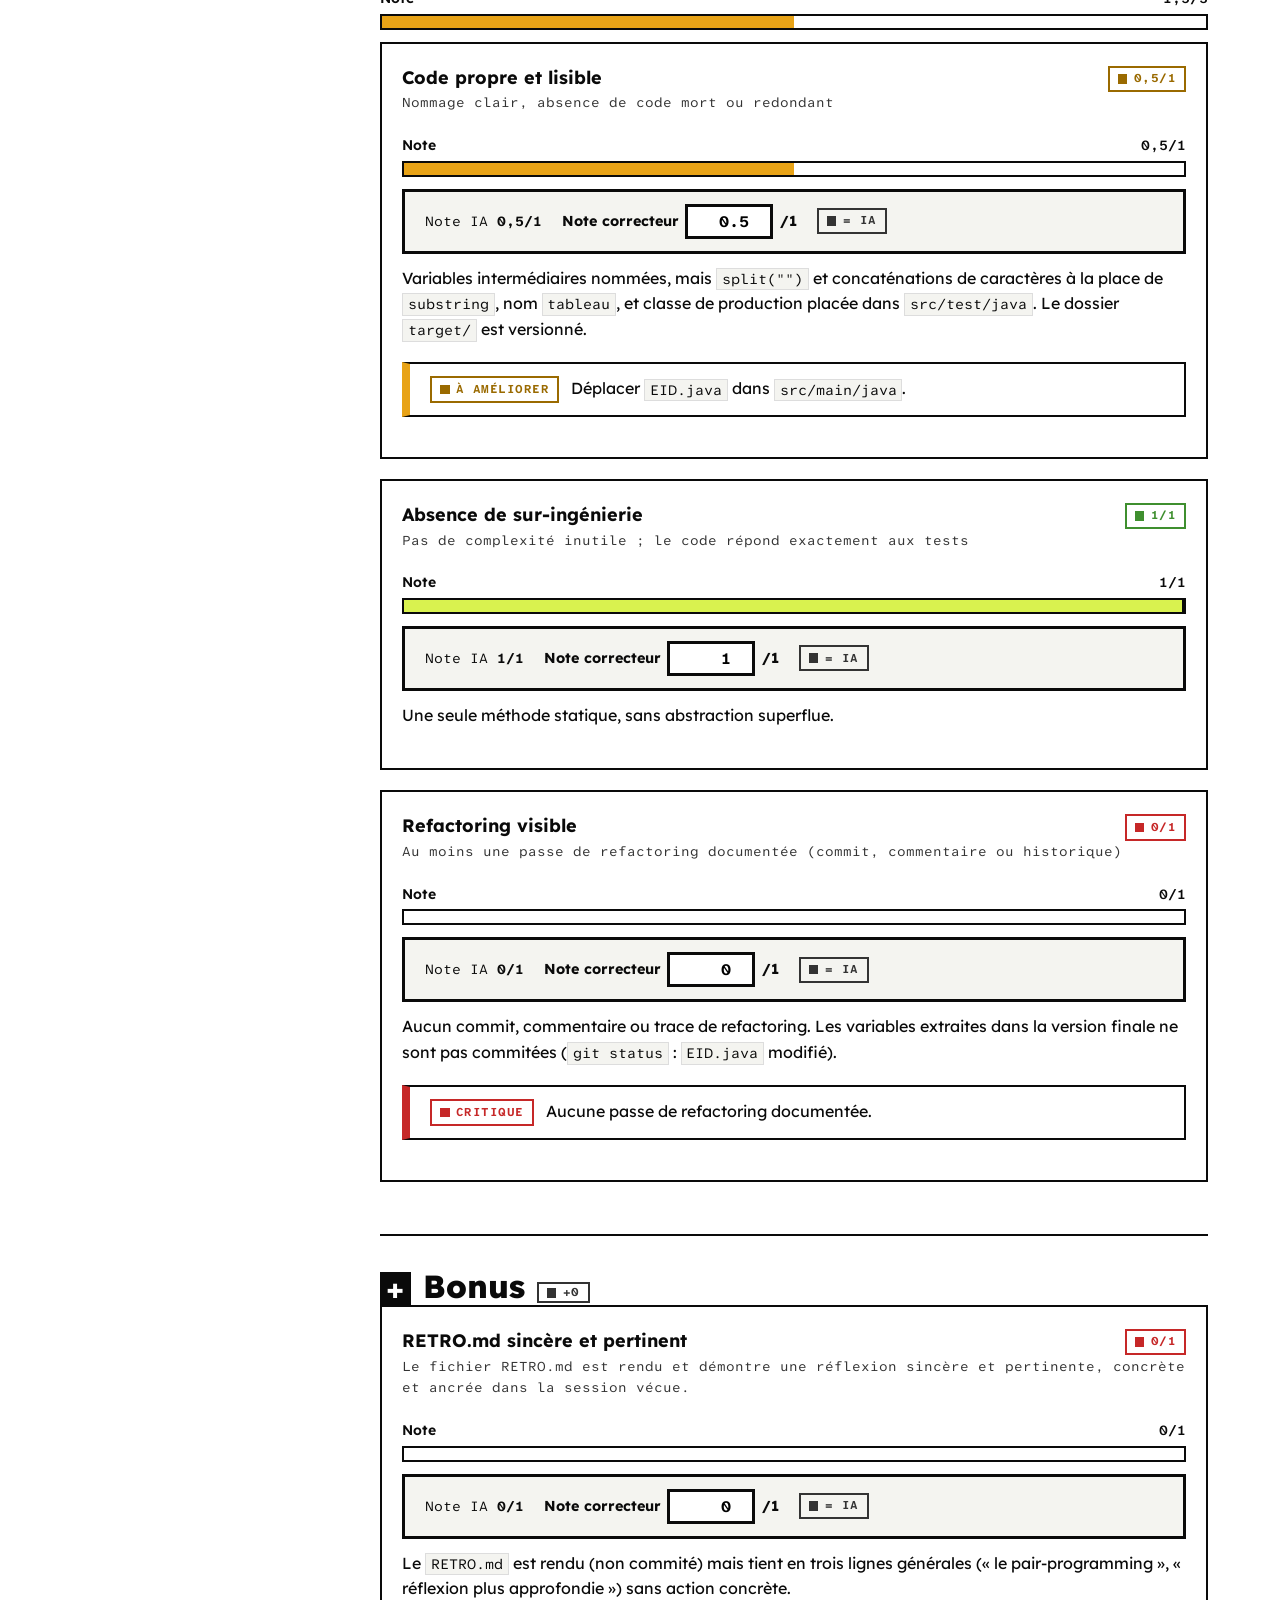
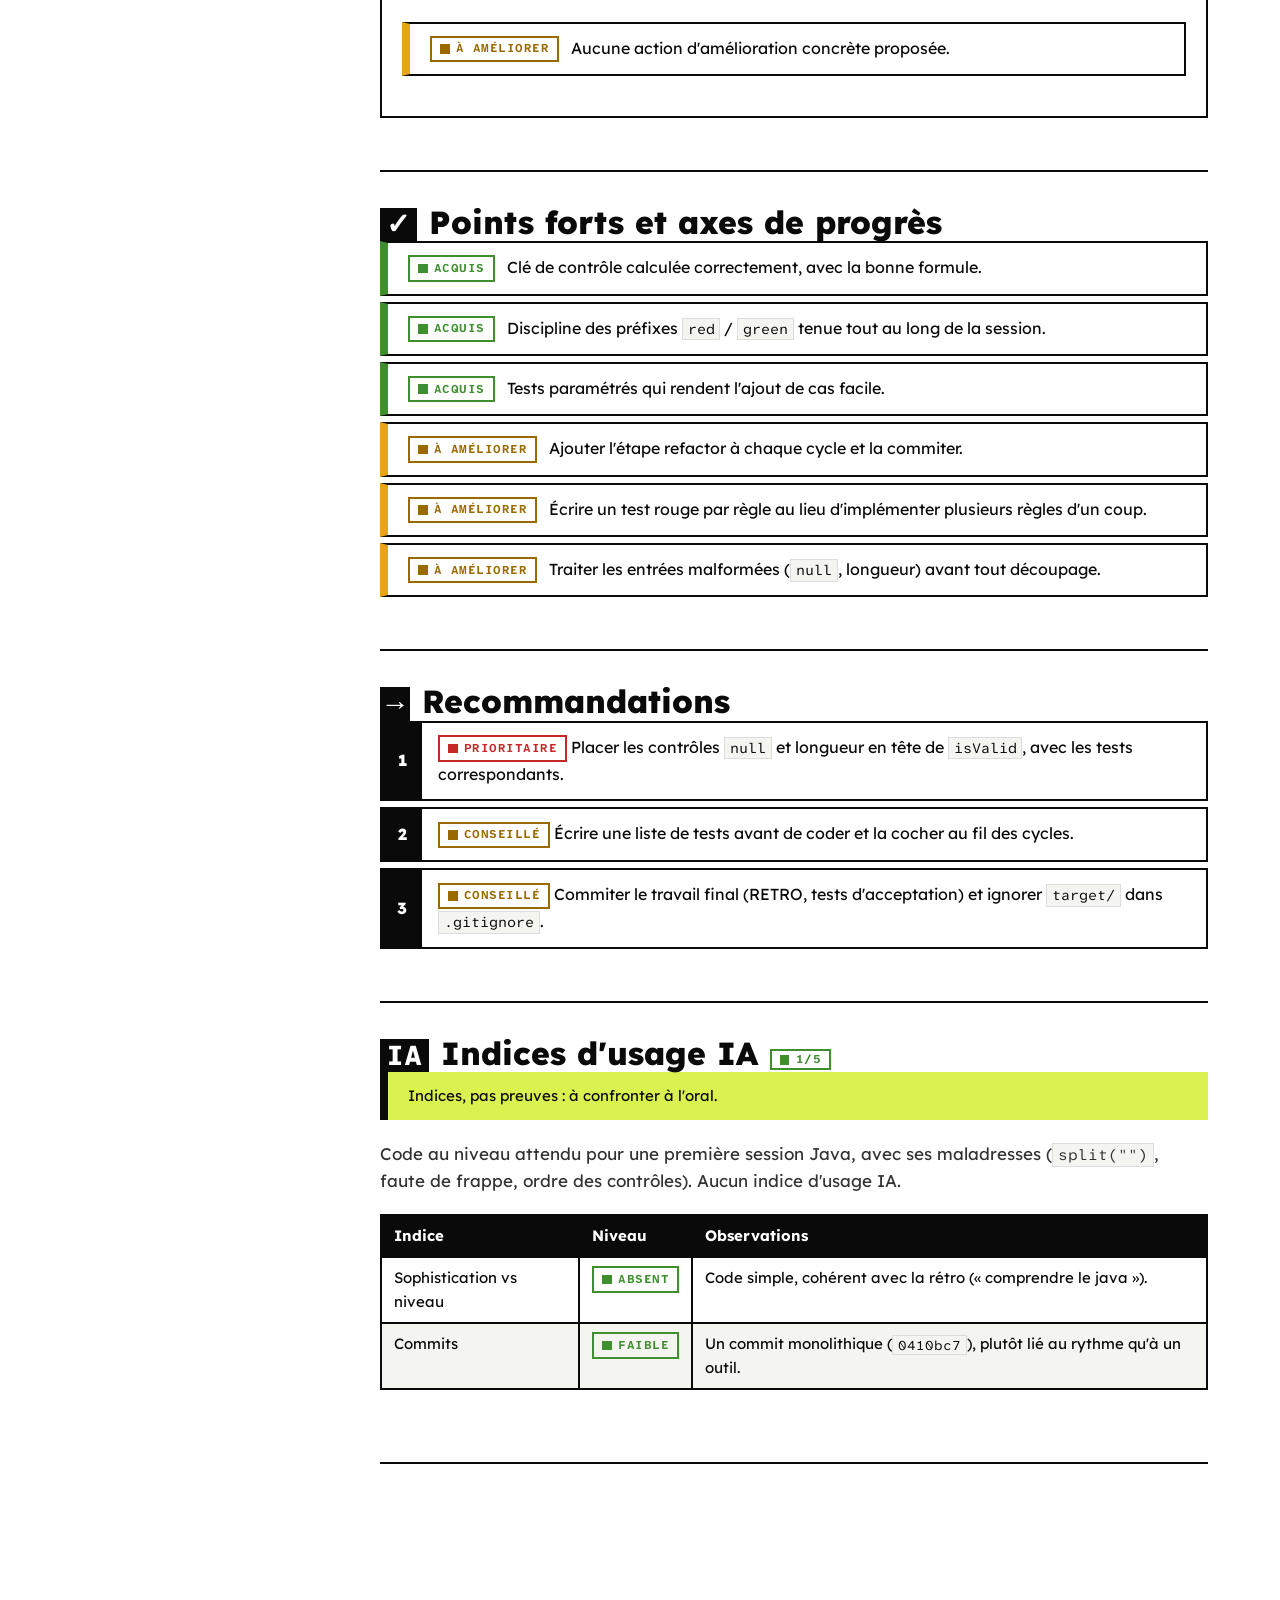
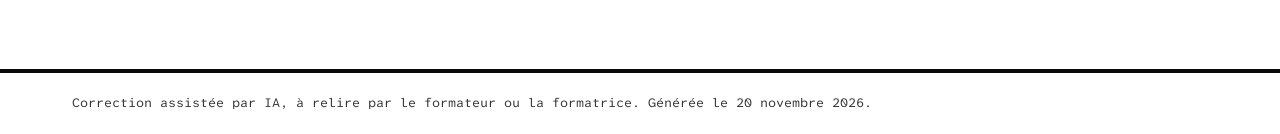
<file: samples/x-men/rendus/Logan - Ororo/correction/index.html>
<!DOCTYPE html>
<html lang="fr">
<head>
  <meta charset="utf-8">
  <meta name="viewport" content="width=device-width, initial-scale=1">
  <title>Logan &amp; Ororo — Grader — Kata EID — TDD</title>
  <link rel="preload" href="assets/fonts/lexend.woff2" as="font" type="font/woff2" crossorigin>
  <link rel="stylesheet" href="assets/report.css">
</head>
<body>
  <a class="skip-link" href="#main">Aller au contenu</a>
  <header class="site-header">
    <nav class="nav" aria-label="Rapport">
      <span class="nav__brand">Grader <span>Kata EID — TDD</span></span>
      <ul class="nav__menu"><li><a class="nav__link" href="../../../correction/index.html">Promo</a></li><li><a class="nav__link" href="index.html" aria-current="page">Rapport</a></li><li><a class="nav__link nav__link--pdf" href="#imprimer">PDF</a></li></ul>
    </nav>
  </header>
  <div class="container">
    <div class="hero">
      <span class="hero__eyebrow">Correction</span>
      <h1 class="hero__title">Logan &amp; Ororo</h1>
      <p class="hero__meta">Corrigé le 20 novembre 2026 · Kata EID — TDD · barème sur 20 · rendu <code>rendus/Logan - Ororo</code> · correcteur : <span id="meta-correcteur">Professeur Xavier</span></p>
    </div>
    <div class="layout layout--toc"><nav class="toc" aria-label="Sur cette page"><p class="toc__title">Sur cette page</p><ol><li><a href="#synthese"><span>Synthèse</span><span class="pill pill--warning" data-live="finale" data-sur="20">11,5/20</span></a></li><li><a href="#tdd"><span>Pratique TDD</span><span class="pill pill--critical" data-live="sec:tdd" data-sur="8">3,5/8</span></a></li><li><a href="#tests"><span>Qualité des tests</span><span class="pill pill--warning" data-live="sec:tests" data-sur="5">3/5</span></a></li><li><a href="#regles"><span>Implémentation des règles EID</span><span class="pill pill--ok" data-live="sec:regles" data-sur="4.0">3,5/4</span></a></li><li><a href="#code"><span>Qualité du code de production</span><span class="pill pill--warning" data-live="sec:code" data-sur="3">1,5/3</span></a></li><li><a href="#bonus"><span>Bonus</span><span class="pill pill--na" data-live="bonus" data-fmt="bonus">+0</span></a></li><li><a href="#retours"><span>Points forts / axes</span></a></li><li><a href="#recommandations"><span>Recommandations</span></a></li><li><a href="#ia"><span>Usage IA</span><span class="pill pill--ok">1/5</span></a></li></ol></nav><main id="main"><div class="dashboard"><div class="card card--hero"><div class="dial dial--warning" data-live="finale" data-sur="20" role="meter" aria-valuemin="0" aria-valuemax="20" aria-valuenow="11.5" aria-label="Note finale sur 20" style="--value:57"><span class="dial__value">11,5</span><span class="dial__label">/ 20</span></div><div class="grade grade--c" data-live="grade" data-sur="20" aria-label="Grade C, Correct">C</div><div><p class="card__label">Verdict</p><p class="card__number" data-live="grade" data-sur="20" data-fmt="libelle">Correct</p><p class="card__desc">Les règles métier sont presque toutes justes, mais le TDD s'arrête à l'alternance red / green : pas de refactoring et un grand saut qui implémente tout d'un coup.</p></div></div><div class="card"><span class="card__label">Note IA → note correcteur</span><p class="card__number">11,5 → <span data-live="finale" data-fmt="num">11,5</span><small>/20</small></p><span class="card__desc"><span class="pill pill--na" id="adj-count">0 note ajustée</span><span id="adj-by"></span></span></div><div class="card card--oral-report"><span class="card__label">Oral de contre-évaluation</span><p class="card__number"><span class="pill pill--na" id="oral-report-pill">non prévu</span></p><span class="card__desc" id="oral-report-desc">Pas d'indice d'usage IA suffisant. Le correcteur peut tout de même demander un oral.</span><span class="oral-actions"><a class="btn" id="oral-report-link" href="../../../correction/oral.html#oral-logan-ororo" hidden>Ouvrir l'oral</a><button type="button" class="btn" id="oral-trigger" disabled>Déclencher un oral</button></span></div><a class="card" href="#tdd"><span class="card__label">Pratique TDD</span><div class="gauge gauge--critical" data-live="sec:tdd" data-sur="8" role="meter" aria-valuemin="0" aria-valuemax="8" aria-valuenow="3.5" aria-label="Pratique TDD sur 8" style="--value:44"><div class="gauge__head"><span>Note</span><span class="gauge__value">3,5/8</span></div><div class="gauge__track"><div class="gauge__fill"></div></div></div></a><a class="card" href="#tests"><span class="card__label">Qualité des tests</span><div class="gauge gauge--warning" data-live="sec:tests" data-sur="5" role="meter" aria-valuemin="0" aria-valuemax="5" aria-valuenow="3.0" aria-label="Qualité des tests sur 5" style="--value:60"><div class="gauge__head"><span>Note</span><span class="gauge__value">3/5</span></div><div class="gauge__track"><div class="gauge__fill"></div></div></div></a><a class="card" href="#regles"><span class="card__label">Implémentation des règles EID</span><div class="gauge gauge--ok" data-live="sec:regles" data-sur="4.0" role="meter" aria-valuemin="0" aria-valuemax="4.0" aria-valuenow="3.5" aria-label="Implémentation des règles EID sur 4" style="--value:88"><div class="gauge__head"><span>Note</span><span class="gauge__value">3,5/4</span></div><div class="gauge__track"><div class="gauge__fill"></div></div></div></a><a class="card" href="#code"><span class="card__label">Qualité du code de production</span><div class="gauge gauge--warning" data-live="sec:code" data-sur="3" role="meter" aria-valuemin="0" aria-valuemax="3" aria-valuenow="1.5" aria-label="Qualité du code de production sur 3" style="--value:50"><div class="gauge__head"><span>Note</span><span class="gauge__value">1,5/3</span></div><div class="gauge__track"><div class="gauge__fill"></div></div></div></a><a class="card" href="#bonus"><span class="card__label">Bonus</span><p class="card__number"><span data-live="bonus" data-fmt="bonus">+0</span></p><span class="card__desc">sur +1 possible</span></a><a class="card" href="#ia"><span class="card__label">Usage IA</span><div class="gauge gauge--ok" role="meter" aria-valuemin="1" aria-valuemax="5" aria-valuenow="1" aria-label="Score usage IA sur 5" style="--value:20"><div class="gauge__head"><span>Score</span><span class="gauge__value">1/5</span></div><div class="gauge__track"><div class="gauge__fill"></div></div></div><span class="card__desc">indices, pas preuves</span></a></div><section class="section" id="synthese" aria-labelledby="synthese-title"><h2 class="section__title" id="synthese-title"><span class="section__num">00</span> Synthèse <span class="pill pill--warning" data-live="finale" data-sur="20">11,5/20</span></h2><p class="section__summary">Le binôme alterne bien des commits <code>red</code> et <code>green</code> (12 commits en 1h45), mais le commit <code>0410bc7</code> « green : all tests ok » écrit d'un bloc les validations du sexe, de l'année, du numéro de série et de la clé. Aucune phase de refactoring n'apparaît. La clé de contrôle est correctement calculée. En revanche, le découpage de la chaîne est fait <em>avant</em> le contrôle de longueur : <code>null</code> ou une chaîne courte lèvent une exception au lieu de renvoyer <code>false</code>, et les espaces sont acceptés alors que l'énoncé ne le prévoit pas. Le code de production est rangé dans <code>src/test</code>. Correction par lecture du code, sans exécution des tests.</p><div class="table-wrap"><table><thead><tr><th>Partie</th><th class="num">Barème</th><th class="num">Note</th><th>Niveau</th></tr></thead><tbody><tr><td><a href="#tdd">Pratique TDD</a></td><td class="num">8</td><td class="num"><span data-live="sec:tdd" data-fmt="num">3,5</span></td><td><span class="pill pill--critical" data-live="sec:tdd" data-sur="8">3,5/8</span></td></tr><tr><td><a href="#tests">Qualité des tests</a></td><td class="num">5</td><td class="num"><span data-live="sec:tests" data-fmt="num">3</span></td><td><span class="pill pill--warning" data-live="sec:tests" data-sur="5">3/5</span></td></tr><tr><td><a href="#regles">Implémentation des règles EID</a></td><td class="num">4</td><td class="num"><span data-live="sec:regles" data-fmt="num">3,5</span></td><td><span class="pill pill--ok" data-live="sec:regles" data-sur="4.0">3,5/4</span></td></tr><tr><td><a href="#code">Qualité du code de production</a></td><td class="num">3</td><td class="num"><span data-live="sec:code" data-fmt="num">1,5</span></td><td><span class="pill pill--warning" data-live="sec:code" data-sur="3">1,5/3</span></td></tr><tr><td><a href="#bonus">Bonus</a></td><td class="num">+1</td><td class="num"><span data-live="bonus" data-fmt="bonus">+0</span></td><td></td></tr><tr><td>Note IA</td><td class="num">20</td><td class="num">11,5</td><td><span class="pill pill--warning">11,5/20</span></td></tr><tr><td><strong>Note correcteur</strong></td><td class="num"><strong>20</strong></td><td class="num"><strong><span data-live="finale" data-fmt="num">11,5</span></strong></td><td><span class="pill pill--warning" data-live="finale" data-sur="20">11,5/20</span></td></tr></tbody></table></div></section><section class="section" id="tdd" aria-labelledby="tdd-title"><h2 class="section__title" id="tdd-title"><span class="section__num">01</span> Pratique TDD <span class="pill pill--critical" data-live="sec:tdd" data-sur="8">3,5/8</span></h2><div class="gauge gauge--critical" data-live="sec:tdd" data-sur="8" role="meter" aria-valuemin="0" aria-valuemax="8" aria-valuenow="3.5" aria-label="Pratique TDD" style="--value:44"><div class="gauge__head"><span>Note</span><span class="gauge__value">3,5/8</span></div><div class="gauge__track"><div class="gauge__fill"></div></div></div><article class="item" id="tdd-cycle"><div class="item__head"><h3 class="item__title">Cycle Red / Green / Refactor respecté</h3><span class="pill pill--critical" data-live="notes:tdd-cycle" data-sur="3">1/3</span></div><p class="item__loc">Chaque fonctionnalité est précédée d&#x27;un test qui échoue, puis rendue vert, puis refactorisée</p><div class="gauge gauge--critical" data-live="notes:tdd-cycle" data-sur="3" role="meter" aria-valuemin="0" aria-valuemax="3" aria-valuenow="1" aria-label="Cycle Red / Green / Refactor respecté : 1 sur 3" style="--value:33"><div class="gauge__head"><span>Note</span><span class="gauge__value">1/3</span></div><div class="gauge__track"><div class="gauge__fill"></div></div></div><div class="adjust" data-kind="notes" data-id="tdd-cycle" data-sur="3" data-ia="1" data-note="1"><div class="adjust__row"><span class="adjust__ia">Note IA <strong>1/3</strong></span><label class="adjust__field">Note correcteur <input type="number" min="0" max="3" step="0.25" value="1" disabled><span>/3</span></label><span class="adjust__state pill pill--na">= IA</span></div><label class="adjust__comment">Commentaire du correcteur (facultatif)<textarea rows="2" disabled placeholder="Pourquoi cette note ?"></textarea></label></div><p>Les étapes red et green alternent, mais aucune étape refactor n'existe dans l'historique. Le commit <code>0410bc7</code> fait passer d'un coup toutes les règles, sans test rouge propre à chacune.</p><ul class="signals"><li class="signal signal--ok"><span class="pill pill--ok">acquis</span><div>Alternance <code>red</code> / <code>green</code> visible sur les 11 commits après le premier.</div></li><li class="signal signal--critical"><span class="pill pill--critical">critique</span><div>Aucun commit <code>refactor:</code> : le cycle est incomplet.</div></li></ul></article><article class="item" id="tdd-test-first"><div class="item__head"><h3 class="item__title">Tests écrits avant le code de production</h3><span class="pill pill--warning" data-live="notes:tdd-test-first" data-sur="2">1/2</span></div><p class="item__loc">Aucun code de production n&#x27;existe sans test préalable</p><div class="gauge gauge--warning" data-live="notes:tdd-test-first" data-sur="2" role="meter" aria-valuemin="0" aria-valuemax="2" aria-valuenow="1" aria-label="Tests écrits avant le code de production : 1 sur 2" style="--value:50"><div class="gauge__head"><span>Note</span><span class="gauge__value">1/2</span></div><div class="gauge__track"><div class="gauge__fill"></div></div></div><div class="adjust" data-kind="notes" data-id="tdd-test-first" data-sur="2" data-ia="1" data-note="1"><div class="adjust__row"><span class="adjust__ia">Note IA <strong>1/2</strong></span><label class="adjust__field">Note correcteur <input type="number" min="0" max="2" step="0.25" value="1" disabled><span>/2</span></label><span class="adjust__state pill pill--na">= IA</span></div><label class="adjust__comment">Commentaire du correcteur (facultatif)<textarea rows="2" disabled placeholder="Pourquoi cette note ?"></textarea></label></div><p>Les premiers tests précèdent bien le code. Mais <code>0410bc7</code> ajoute 4 règles en un seul commit vert, et <code>28a72d2</code> (« red ») modifie déjà le code de production.</p><pre class="hl"><code><span class="hl-com">// git show 0410bc7 (extrait)</span>
-        <span class="hl-kw">if</span> (potentailEID.equals(<span class="hl-str">&quot;49800767&quot;</span>)) <span class="hl-kw">return</span> <span class="hl-kw">false</span>;
+        <span class="hl-kw">if</span> (potentailEID.length() != <span class="hl-num">8</span>) <span class="hl-kw">return</span> <span class="hl-kw">false</span>;
+        <span class="hl-kw">if</span> (<span class="hl-type">Integer</span>.parseInt(tableau[<span class="hl-num">0</span>]) != <span class="hl-num">1</span> &amp;&amp; ... ) <span class="hl-kw">return</span> <span class="hl-kw">false</span>;
+        <span class="hl-kw">if</span> (<span class="hl-type">Integer</span>.parseInt(tableau[<span class="hl-num">1</span>]+tableau[<span class="hl-num">2</span>])  &lt; <span class="hl-num">0</span> || ...) <span class="hl-kw">return</span> <span class="hl-kw">false</span>;
+        <span class="hl-kw">if</span> (<span class="hl-type">Integer</span>.parseInt(tableau[<span class="hl-num">3</span>]+tableau[<span class="hl-num">4</span>]+tableau[<span class="hl-num">5</span>]) &lt; <span class="hl-num">1</span> || ...) <span class="hl-kw">return</span>  <span class="hl-kw">false</span>;
+        <span class="hl-kw">if</span> (<span class="hl-num">97</span> - sixFirstNumber%<span class="hl-num">97</span> != key) <span class="hl-kw">return</span> <span class="hl-kw">false</span>;</code></pre><ul class="signals"><li class="signal signal--warning"><span class="pill pill--warning">à améliorer</span><div>Code de production non couvert par un test rouge dédié (sexe, année, numéro de série écrits ensemble).</div></li></ul></article><article class="item" id="tdd-baby-steps"><div class="item__head"><h3 class="item__title">Petits pas (baby steps)</h3><span class="pill pill--warning" data-live="notes:tdd-baby-steps" data-sur="2">1/2</span></div><p class="item__loc">L&#x27;historique git montre une progression fine et régulière avec les préfixes red: / green: / refactor:</p><div class="gauge gauge--warning" data-live="notes:tdd-baby-steps" data-sur="2" role="meter" aria-valuemin="0" aria-valuemax="2" aria-valuenow="1" aria-label="Petits pas (baby steps) : 1 sur 2" style="--value:50"><div class="gauge__head"><span>Note</span><span class="gauge__value">1/2</span></div><div class="gauge__track"><div class="gauge__fill"></div></div></div><div class="adjust" data-kind="notes" data-id="tdd-baby-steps" data-sur="2" data-ia="1" data-note="1"><div class="adjust__row"><span class="adjust__ia">Note IA <strong>1/2</strong></span><label class="adjust__field">Note correcteur <input type="number" min="0" max="2" step="0.25" value="1" disabled><span>/2</span></label><span class="adjust__state pill pill--na">= IA</span></div><label class="adjust__comment">Commentaire du correcteur (facultatif)<textarea rows="2" disabled placeholder="Pourquoi cette note ?"></textarea></label></div><p>Les préfixes sont présents et les commits courts après 12h. Le saut de 32 minutes entre <code>e60bd3e</code> et <code>0410bc7</code> casse la progression, et <code>14602b7</code> est préfixé <code>green</code> alors qu'il écrit un test rouge.</p><ul class="signals"><li class="signal signal--ok"><span class="pill pill--ok">acquis</span><div>Préfixes <code>red :</code> / <code>green :</code> utilisés de façon systématique.</div></li><li class="signal signal--warning"><span class="pill pill--warning">à améliorer</span><div>Préfixe erroné sur <code>14602b7</code> (« green … erreur »).</div></li></ul></article><article class="item" id="tdd-canon"><div class="item__head"><h3 class="item__title">Utilisation du Canon TDD</h3><span class="pill pill--warning" data-live="notes:tdd-canon" data-sur="1">0,5/1</span></div><p class="item__loc">Le Canon TDD est appliqué de façon visible (triangulation, transformation, ...)</p><div class="gauge gauge--warning" data-live="notes:tdd-canon" data-sur="1" role="meter" aria-valuemin="0" aria-valuemax="1" aria-valuenow="0.5" aria-label="Utilisation du Canon TDD : 0.5 sur 1" style="--value:50"><div class="gauge__head"><span>Note</span><span class="gauge__value">0,5/1</span></div><div class="gauge__track"><div class="gauge__fill"></div></div></div><div class="adjust" data-kind="notes" data-id="tdd-canon" data-sur="1" data-ia="0.5" data-note="0.5"><div class="adjust__row"><span class="adjust__ia">Note IA <strong>0,5/1</strong></span><label class="adjust__field">Note correcteur <input type="number" min="0" max="1" step="0.25" value="0.5" disabled><span>/1</span></label><span class="adjust__state pill pill--na">= IA</span></div><label class="adjust__comment">Commentaire du correcteur (facultatif)<textarea rows="2" disabled placeholder="Pourquoi cette note ?"></textarea></label></div><p>On voit du « fake it » (<code>return true</code>, puis la valeur codée en dur <code>"49800767"</code>), mais la généralisation se fait d'un bloc, sans triangulation ni liste de tests visible.</p><ul class="signals"><li class="signal signal--warning"><span class="pill pill--warning">à améliorer</span><div>Pas de liste de tests ni de triangulation sur la clé de contrôle.</div></li></ul></article></section><section class="section" id="tests" aria-labelledby="tests-title"><h2 class="section__title" id="tests-title"><span class="section__num">02</span> Qualité des tests <span class="pill pill--warning" data-live="sec:tests" data-sur="5">3/5</span></h2><div class="gauge gauge--warning" data-live="sec:tests" data-sur="5" role="meter" aria-valuemin="0" aria-valuemax="5" aria-valuenow="3.0" aria-label="Qualité des tests" style="--value:60"><div class="gauge__head"><span>Note</span><span class="gauge__value">3/5</span></div><div class="gauge__track"><div class="gauge__fill"></div></div></div><article class="item" id="tests-nominaux"><div class="item__head"><h3 class="item__title">Couverture des cas nominaux</h3><span class="pill pill--ok" data-live="notes:tests-nominaux" data-sur="2">1,5/2</span></div><p class="item__loc">Les cas heureux de chaque règle EID sont testés</p><div class="gauge gauge--ok" data-live="notes:tests-nominaux" data-sur="2" role="meter" aria-valuemin="0" aria-valuemax="2" aria-valuenow="1.5" aria-label="Couverture des cas nominaux : 1.5 sur 2" style="--value:75"><div class="gauge__head"><span>Note</span><span class="gauge__value">1,5/2</span></div><div class="gauge__track"><div class="gauge__fill"></div></div></div><div class="adjust" data-kind="notes" data-id="tests-nominaux" data-sur="2" data-ia="1.5" data-note="1.5"><div class="adjust__row"><span class="adjust__ia">Note IA <strong>1,5/2</strong></span><label class="adjust__field">Note correcteur <input type="number" min="0" max="2" step="0.25" value="1.5" disabled><span>/2</span></label><span class="adjust__state pill pill--na">= IA</span></div><label class="adjust__comment">Commentaire du correcteur (facultatif)<textarea rows="2" disabled placeholder="Pourquoi cette note ?"></textarea></label></div><p>Cinq EID valides couvrent les trois sexes et plusieurs années (<code>EIDTest.java:13-21</code>). Aucun cas ne vise les bornes valides (série 999, clé 97 ou 01).</p><ul class="signals"><li class="signal signal--ok"><span class="pill pill--ok">acquis</span><div>Tests paramétrés avec <code>@MethodSource</code>.</div></li></ul></article><article class="item" id="tests-limites"><div class="item__head"><h3 class="item__title">Couverture des cas limites et erreurs</h3><span class="pill pill--warning" data-live="notes:tests-limites" data-sur="2">1/2</span></div><p class="item__loc">Valeurs invalides, cas limites</p><div class="gauge gauge--warning" data-live="notes:tests-limites" data-sur="2" role="meter" aria-valuemin="0" aria-valuemax="2" aria-valuenow="1" aria-label="Couverture des cas limites et erreurs : 1 sur 2" style="--value:50"><div class="gauge__head"><span>Note</span><span class="gauge__value">1/2</span></div><div class="gauge__track"><div class="gauge__fill"></div></div></div><div class="adjust" data-kind="notes" data-id="tests-limites" data-sur="2" data-ia="1" data-note="1"><div class="adjust__row"><span class="adjust__ia">Note IA <strong>1/2</strong></span><label class="adjust__field">Note correcteur <input type="number" min="0" max="2" step="0.25" value="1" disabled><span>/2</span></label><span class="adjust__state pill pill--na">= IA</span></div><label class="adjust__comment">Commentaire du correcteur (facultatif)<textarea rows="2" disabled placeholder="Pourquoi cette note ?"></textarea></label></div><p>Sexe 4, longueur 9, série 000, clé fausse, lettres et caractères spéciaux sont testés. Il manque <code>null</code>, la chaîne vide et une chaîne trop courte, précisément les cas qui font planter le code.</p><ul class="signals"><li class="signal signal--critical"><span class="pill pill--critical">critique</span><div>Le cas <code>null</code> du test d'acceptation fourni (<code>AcceptanceTests.java:13</code>) lève une <code>NullPointerException</code>.</div></li></ul></article><article class="item" id="tests-lisibilite"><div class="item__head"><h3 class="item__title">Lisibilité et intention des tests</h3><span class="pill pill--warning" data-live="notes:tests-lisibilite" data-sur="1">0,5/1</span></div><p class="item__loc">Les noms de tests expriment clairement le comportement attendu</p><div class="gauge gauge--warning" data-live="notes:tests-lisibilite" data-sur="1" role="meter" aria-valuemin="0" aria-valuemax="1" aria-valuenow="0.5" aria-label="Lisibilité et intention des tests : 0.5 sur 1" style="--value:50"><div class="gauge__head"><span>Note</span><span class="gauge__value">0,5/1</span></div><div class="gauge__track"><div class="gauge__fill"></div></div></div><div class="adjust" data-kind="notes" data-id="tests-lisibilite" data-sur="1" data-ia="0.5" data-note="0.5"><div class="adjust__row"><span class="adjust__ia">Note IA <strong>0,5/1</strong></span><label class="adjust__field">Note correcteur <input type="number" min="0" max="1" step="0.25" value="0.5" disabled><span>/1</span></label><span class="adjust__state pill pill--na">= IA</span></div><label class="adjust__comment">Commentaire du correcteur (facultatif)<textarea rows="2" disabled placeholder="Pourquoi cette note ?"></textarea></label></div><p>Deux tests génériques (<code>a_valid_eid_should_return_true</code>, <code>a_not_valid_eid_should_return_false</code>) sans libellé par cas : on ne sait pas quelle règle chaque donnée vérifie. Faute de frappe <code>potentailEID</code>.</p><ul class="signals"><li class="signal signal--warning"><span class="pill pill--warning">à améliorer</span><div>Nommer chaque cas (<code>Named.of</code> ou un 2ᵉ argument comme dans <code>AcceptanceTests</code>).</div></li></ul></article></section><section class="section" id="regles" aria-labelledby="regles-title"><h2 class="section__title" id="regles-title"><span class="section__num">03</span> Implémentation des règles EID <span class="pill pill--ok" data-live="sec:regles" data-sur="4.0">3,5/4</span></h2><div class="gauge gauge--ok" data-live="sec:regles" data-sur="4.0" role="meter" aria-valuemin="0" aria-valuemax="4.0" aria-valuenow="3.5" aria-label="Implémentation des règles EID" style="--value:88"><div class="gauge__head"><span>Note</span><span class="gauge__value">3,5/4</span></div><div class="gauge__track"><div class="gauge__fill"></div></div></div><article class="item" id="regle-sexe"><div class="item__head"><h3 class="item__title">Validation du sexe (position 1)</h3><span class="pill pill--ok" data-live="notes:regle-sexe" data-sur="0.5">0,5/0,5</span></div><p class="item__loc">Valeurs 1, 2, 3 uniquement</p><div class="gauge gauge--ok" data-live="notes:regle-sexe" data-sur="0.5" role="meter" aria-valuemin="0" aria-valuemax="0.5" aria-valuenow="0.5" aria-label="Validation du sexe (position 1) : 0.5 sur 0.5" style="--value:100"><div class="gauge__head"><span>Note</span><span class="gauge__value">0,5/0,5</span></div><div class="gauge__track"><div class="gauge__fill"></div></div></div><div class="adjust" data-kind="notes" data-id="regle-sexe" data-sur="0.5" data-ia="0.5" data-note="0.5"><div class="adjust__row"><span class="adjust__ia">Note IA <strong>0,5/0,5</strong></span><label class="adjust__field">Note correcteur <input type="number" min="0" max="0.5" step="0.25" value="0.5" disabled><span>/0,5</span></label><span class="adjust__state pill pill--na">= IA</span></div><label class="adjust__comment">Commentaire du correcteur (facultatif)<textarea rows="2" disabled placeholder="Pourquoi cette note ?"></textarea></label></div><p>Contrôle des valeurs 1, 2 et 3 (<code>EID.java:16</code>).</p></article><article class="item" id="regle-annee"><div class="item__head"><h3 class="item__title">Validation de l&#x27;année (positions 2-3)</h3><span class="pill pill--ok" data-live="notes:regle-annee" data-sur="0.5">0,5/0,5</span></div><p class="item__loc">De 00 à 99</p><div class="gauge gauge--ok" data-live="notes:regle-annee" data-sur="0.5" role="meter" aria-valuemin="0" aria-valuemax="0.5" aria-valuenow="0.5" aria-label="Validation de l&#x27;année (positions 2-3) : 0.5 sur 0.5" style="--value:100"><div class="gauge__head"><span>Note</span><span class="gauge__value">0,5/0,5</span></div><div class="gauge__track"><div class="gauge__fill"></div></div></div><div class="adjust" data-kind="notes" data-id="regle-annee" data-sur="0.5" data-ia="0.5" data-note="0.5"><div class="adjust__row"><span class="adjust__ia">Note IA <strong>0,5/0,5</strong></span><label class="adjust__field">Note correcteur <input type="number" min="0" max="0.5" step="0.25" value="0.5" disabled><span>/0,5</span></label><span class="adjust__state pill pill--na">= IA</span></div><label class="adjust__comment">Commentaire du correcteur (facultatif)<textarea rows="2" disabled placeholder="Pourquoi cette note ?"></textarea></label></div><p>Contrôle 00 à 99 (<code>EID.java:17</code>), redondant avec le contrôle « chiffres uniquement » mais correct.</p></article><article class="item" id="regle-serie"><div class="item__head"><h3 class="item__title">Validation du numéro de série (positions 4-6)</h3><span class="pill pill--ok" data-live="notes:regle-serie" data-sur="0.5">0,5/0,5</span></div><p class="item__loc">De 001 à 999</p><div class="gauge gauge--ok" data-live="notes:regle-serie" data-sur="0.5" role="meter" aria-valuemin="0" aria-valuemax="0.5" aria-valuenow="0.5" aria-label="Validation du numéro de série (positions 4-6) : 0.5 sur 0.5" style="--value:100"><div class="gauge__head"><span>Note</span><span class="gauge__value">0,5/0,5</span></div><div class="gauge__track"><div class="gauge__fill"></div></div></div><div class="adjust" data-kind="notes" data-id="regle-serie" data-sur="0.5" data-ia="0.5" data-note="0.5"><div class="adjust__row"><span class="adjust__ia">Note IA <strong>0,5/0,5</strong></span><label class="adjust__field">Note correcteur <input type="number" min="0" max="0.5" step="0.25" value="0.5" disabled><span>/0,5</span></label><span class="adjust__state pill pill--na">= IA</span></div><label class="adjust__comment">Commentaire du correcteur (facultatif)<textarea rows="2" disabled placeholder="Pourquoi cette note ?"></textarea></label></div><p>Numéro de série entre 1 et 999 (<code>EID.java:18</code>).</p></article><article class="item" id="regle-cle"><div class="item__head"><h3 class="item__title">Calcul et validation de la clé de contrôle (positions 7-8)</h3><span class="pill pill--ok" data-live="notes:regle-cle" data-sur="1.5">1,5/1,5</span></div><p class="item__loc">Complément à 97, modulo 97, valeurs de 01 à 97</p><div class="gauge gauge--ok" data-live="notes:regle-cle" data-sur="1.5" role="meter" aria-valuemin="0" aria-valuemax="1.5" aria-valuenow="1.5" aria-label="Calcul et validation de la clé de contrôle (positions 7-8) : 1.5 sur 1.5" style="--value:100"><div class="gauge__head"><span>Note</span><span class="gauge__value">1,5/1,5</span></div><div class="gauge__track"><div class="gauge__fill"></div></div></div><div class="adjust" data-kind="notes" data-id="regle-cle" data-sur="1.5" data-ia="1.5" data-note="1.5"><div class="adjust__row"><span class="adjust__ia">Note IA <strong>1,5/1,5</strong></span><label class="adjust__field">Note correcteur <input type="number" min="0" max="1.5" step="0.25" value="1.5" disabled><span>/1,5</span></label><span class="adjust__state pill pill--na">= IA</span></div><label class="adjust__comment">Commentaire du correcteur (facultatif)<textarea rows="2" disabled placeholder="Pourquoi cette note ?"></textarea></label></div><p>La clé est bien <code>97 - (6 premiers chiffres mod 97)</code> (<code>EID.java:19</code>), ce qui donne une valeur de 01 à 97.</p><ul class="signals"><li class="signal signal--ok"><span class="pill pill--ok">acquis</span><div>Formule conforme à l'énoncé.</div></li></ul></article><article class="item" id="regle-structure"><div class="item__head"><h3 class="item__title">Validation de la structure globale (longueur, format)</h3><span class="pill pill--warning" data-live="notes:regle-structure" data-sur="1">0,5/1</span></div><p class="item__loc">Rejet de tout EID malformé</p><div class="gauge gauge--warning" data-live="notes:regle-structure" data-sur="1" role="meter" aria-valuemin="0" aria-valuemax="1" aria-valuenow="0.5" aria-label="Validation de la structure globale (longueur, format) : 0.5 sur 1" style="--value:50"><div class="gauge__head"><span>Note</span><span class="gauge__value">0,5/1</span></div><div class="gauge__track"><div class="gauge__fill"></div></div></div><div class="adjust" data-kind="notes" data-id="regle-structure" data-sur="1" data-ia="0.5" data-note="0.5"><div class="adjust__row"><span class="adjust__ia">Note IA <strong>0,5/1</strong></span><label class="adjust__field">Note correcteur <input type="number" min="0" max="1" step="0.25" value="0.5" disabled><span>/1</span></label><span class="adjust__state pill pill--na">= IA</span></div><label class="adjust__comment">Commentaire du correcteur (facultatif)<textarea rows="2" disabled placeholder="Pourquoi cette note ?"></textarea></label></div><p>La longueur est contrôlée ligne 15, <em>après</em> l'accès à <code>tableau[7]</code> (lignes 10-13) : <code>"123"</code> lève une <code>ArrayIndexOutOfBoundsException</code>, <code>null</code> une <code>NullPointerException</code>. Les espaces sont retirés, donc <code>"1 87 955 31"</code> est accepté hors spécification.</p><pre class="hl"><code><span class="hl-com">// src/test/java/com/ied/EID.java:5-15</span>
<span class="hl-kw">var</span> sanitizeEID = potentailEID.replace(<span class="hl-str">&quot; &quot;</span>,<span class="hl-str">&quot;&quot;</span>);
<span class="hl-kw">if</span> (!sanitizeEID.matches(<span class="hl-str">&quot;[0-9]+&quot;</span>)) <span class="hl-kw">return</span> <span class="hl-kw">false</span>;
<span class="hl-kw">var</span> tableau = sanitizeEID.split(<span class="hl-str">&quot;&quot;</span>);
<span class="hl-kw">var</span> secondThirdNumbers = <span class="hl-type">Integer</span>.parseInt(tableau[<span class="hl-num">1</span>]+tableau[<span class="hl-num">2</span>]);
<span class="hl-com">// ...</span>
<span class="hl-kw">var</span> key = <span class="hl-type">Integer</span>.parseInt(tableau[<span class="hl-num">6</span>]+tableau[<span class="hl-num">7</span>]);

<span class="hl-kw">if</span> (sanitizeEID.length() != <span class="hl-num">8</span>) <span class="hl-kw">return</span> <span class="hl-kw">false</span>;</code></pre><ul class="signals"><li class="signal signal--critical"><span class="pill pill--critical">critique</span><div>Exceptions au lieu de <code>false</code> sur une entrée malformée.</div></li></ul></article></section><section class="section" id="code" aria-labelledby="code-title"><h2 class="section__title" id="code-title"><span class="section__num">04</span> Qualité du code de production <span class="pill pill--warning" data-live="sec:code" data-sur="3">1,5/3</span></h2><div class="gauge gauge--warning" data-live="sec:code" data-sur="3" role="meter" aria-valuemin="0" aria-valuemax="3" aria-valuenow="1.5" aria-label="Qualité du code de production" style="--value:50"><div class="gauge__head"><span>Note</span><span class="gauge__value">1,5/3</span></div><div class="gauge__track"><div class="gauge__fill"></div></div></div><article class="item" id="code-propre"><div class="item__head"><h3 class="item__title">Code propre et lisible</h3><span class="pill pill--warning" data-live="notes:code-propre" data-sur="1">0,5/1</span></div><p class="item__loc">Nommage clair, absence de code mort ou redondant</p><div class="gauge gauge--warning" data-live="notes:code-propre" data-sur="1" role="meter" aria-valuemin="0" aria-valuemax="1" aria-valuenow="0.5" aria-label="Code propre et lisible : 0.5 sur 1" style="--value:50"><div class="gauge__head"><span>Note</span><span class="gauge__value">0,5/1</span></div><div class="gauge__track"><div class="gauge__fill"></div></div></div><div class="adjust" data-kind="notes" data-id="code-propre" data-sur="1" data-ia="0.5" data-note="0.5"><div class="adjust__row"><span class="adjust__ia">Note IA <strong>0,5/1</strong></span><label class="adjust__field">Note correcteur <input type="number" min="0" max="1" step="0.25" value="0.5" disabled><span>/1</span></label><span class="adjust__state pill pill--na">= IA</span></div><label class="adjust__comment">Commentaire du correcteur (facultatif)<textarea rows="2" disabled placeholder="Pourquoi cette note ?"></textarea></label></div><p>Variables intermédiaires nommées, mais <code>split("")</code> et concaténations de caractères à la place de <code>substring</code>, nom <code>tableau</code>, et classe de production placée dans <code>src/test/java</code>. Le dossier <code>target/</code> est versionné.</p><ul class="signals"><li class="signal signal--warning"><span class="pill pill--warning">à améliorer</span><div>Déplacer <code>EID.java</code> dans <code>src/main/java</code>.</div></li></ul></article><article class="item" id="code-simple"><div class="item__head"><h3 class="item__title">Absence de sur-ingénierie</h3><span class="pill pill--ok" data-live="notes:code-simple" data-sur="1">1/1</span></div><p class="item__loc">Pas de complexité inutile ; le code répond exactement aux tests</p><div class="gauge gauge--ok" data-live="notes:code-simple" data-sur="1" role="meter" aria-valuemin="0" aria-valuemax="1" aria-valuenow="1" aria-label="Absence de sur-ingénierie : 1 sur 1" style="--value:100"><div class="gauge__head"><span>Note</span><span class="gauge__value">1/1</span></div><div class="gauge__track"><div class="gauge__fill"></div></div></div><div class="adjust" data-kind="notes" data-id="code-simple" data-sur="1" data-ia="1" data-note="1"><div class="adjust__row"><span class="adjust__ia">Note IA <strong>1/1</strong></span><label class="adjust__field">Note correcteur <input type="number" min="0" max="1" step="0.25" value="1" disabled><span>/1</span></label><span class="adjust__state pill pill--na">= IA</span></div><label class="adjust__comment">Commentaire du correcteur (facultatif)<textarea rows="2" disabled placeholder="Pourquoi cette note ?"></textarea></label></div><p>Une seule méthode statique, sans abstraction superflue.</p></article><article class="item" id="code-refactoring"><div class="item__head"><h3 class="item__title">Refactoring visible</h3><span class="pill pill--critical" data-live="notes:code-refactoring" data-sur="1">0/1</span></div><p class="item__loc">Au moins une passe de refactoring documentée (commit, commentaire ou historique)</p><div class="gauge gauge--critical" data-live="notes:code-refactoring" data-sur="1" role="meter" aria-valuemin="0" aria-valuemax="1" aria-valuenow="0" aria-label="Refactoring visible : 0 sur 1" style="--value:0"><div class="gauge__head"><span>Note</span><span class="gauge__value">0/1</span></div><div class="gauge__track"><div class="gauge__fill"></div></div></div><div class="adjust" data-kind="notes" data-id="code-refactoring" data-sur="1" data-ia="0" data-note="0"><div class="adjust__row"><span class="adjust__ia">Note IA <strong>0/1</strong></span><label class="adjust__field">Note correcteur <input type="number" min="0" max="1" step="0.25" value="0" disabled><span>/1</span></label><span class="adjust__state pill pill--na">= IA</span></div><label class="adjust__comment">Commentaire du correcteur (facultatif)<textarea rows="2" disabled placeholder="Pourquoi cette note ?"></textarea></label></div><p>Aucun commit, commentaire ou trace de refactoring. Les variables extraites dans la version finale ne sont pas commitées (<code>git status</code> : <code>EID.java</code> modifié).</p><ul class="signals"><li class="signal signal--critical"><span class="pill pill--critical">critique</span><div>Aucune passe de refactoring documentée.</div></li></ul></article></section><section class="section" id="bonus" aria-labelledby="bonus-title"><h2 class="section__title" id="bonus-title"><span class="section__num">+</span> Bonus <span class="pill pill--na" data-live="bonus" data-fmt="bonus">+0</span></h2><article class="item" id="retro"><div class="item__head"><h3 class="item__title">RETRO.md sincère et pertinent</h3><span class="pill pill--critical" data-live="bonus:retro" data-sur="1">0/1</span></div><p class="item__loc">Le fichier RETRO.md est rendu et démontre une réflexion sincère et pertinente, concrète et ancrée dans la session vécue.</p><div class="gauge gauge--critical" data-live="bonus:retro" data-sur="1" role="meter" aria-valuemin="0" aria-valuemax="1" aria-valuenow="0" aria-label="RETRO.md sincère et pertinent : 0 sur 1" style="--value:0"><div class="gauge__head"><span>Note</span><span class="gauge__value">0/1</span></div><div class="gauge__track"><div class="gauge__fill"></div></div></div><div class="adjust" data-kind="bonus" data-id="retro" data-sur="1" data-ia="0" data-note="0"><div class="adjust__row"><span class="adjust__ia">Note IA <strong>0/1</strong></span><label class="adjust__field">Note correcteur <input type="number" min="0" max="1" step="0.25" value="0" disabled><span>/1</span></label><span class="adjust__state pill pill--na">= IA</span></div><label class="adjust__comment">Commentaire du correcteur (facultatif)<textarea rows="2" disabled placeholder="Pourquoi cette note ?"></textarea></label></div><p>Le <code>RETRO.md</code> est rendu (non commité) mais tient en trois lignes générales (« le pair-programming », « réflexion plus approfondie ») sans action concrète.</p><ul class="signals"><li class="signal signal--warning"><span class="pill pill--warning">à améliorer</span><div>Aucune action d'amélioration concrète proposée.</div></li></ul></article></section><section class="section" id="retours" aria-labelledby="retours-title"><h2 class="section__title" id="retours-title"><span class="section__num">✓</span> Points forts et axes de progrès</h2><ul class="signals"><li class="signal signal--ok"><span class="pill pill--ok">acquis</span><div>Clé de contrôle calculée correctement, avec la bonne formule.</div></li><li class="signal signal--ok"><span class="pill pill--ok">acquis</span><div>Discipline des préfixes <code>red</code> / <code>green</code> tenue tout au long de la session.</div></li><li class="signal signal--ok"><span class="pill pill--ok">acquis</span><div>Tests paramétrés qui rendent l'ajout de cas facile.</div></li><li class="signal signal--warning"><span class="pill pill--warning">à améliorer</span><div>Ajouter l'étape refactor à chaque cycle et la commiter.</div></li><li class="signal signal--warning"><span class="pill pill--warning">à améliorer</span><div>Écrire un test rouge par règle au lieu d'implémenter plusieurs règles d'un coup.</div></li><li class="signal signal--warning"><span class="pill pill--warning">à améliorer</span><div>Traiter les entrées malformées (<code>null</code>, longueur) avant tout découpage.</div></li></ul></section><section class="section" id="recommandations" aria-labelledby="recommandations-title"><h2 class="section__title" id="recommandations-title"><span class="section__num">→</span> Recommandations</h2><ol class="steps"><li><span class="pill pill--critical">prioritaire</span> Placer les contrôles <code>null</code> et longueur en tête de <code>isValid</code>, avec les tests correspondants.</li><li><span class="pill pill--warning">conseillé</span> Écrire une liste de tests avant de coder et la cocher au fil des cycles.</li><li><span class="pill pill--warning">conseillé</span> Commiter le travail final (RETRO, tests d'acceptation) et ignorer <code>target/</code> dans <code>.gitignore</code>.</li></ol></section><section class="section" id="ia" aria-labelledby="ia-title"><h2 class="section__title" id="ia-title"><span class="section__num">IA</span> Indices d'usage IA <span class="pill pill--ok">1/5</span></h2><p class="callout">Indices, pas preuves : à confronter à l'oral.</p><p class="section__summary">Code au niveau attendu pour une première session Java, avec ses maladresses (<code>split("")</code>, faute de frappe, ordre des contrôles). Aucun indice d'usage IA.</p><div class="table-wrap"><table><thead><tr><th>Indice</th><th>Niveau</th><th>Observations</th></tr></thead><tbody><tr><td>Sophistication vs niveau</td><td><span class="pill pill--ok">Absent</span></td><td>Code simple, cohérent avec la rétro (« comprendre le java »).</td></tr><tr><td>Commits</td><td><span class="pill pill--ok">Faible</span></td><td>Un commit monolithique (<code>0410bc7</code>), plutôt lié au rythme qu'à un outil.</td></tr></tbody></table></div></section>
<div class="adjust-bar" id="adjust-bar" data-mode="readonly" role="region" aria-label="Ajustement des notes">
  <p class="adjust-bar__readonly">Activez JavaScript pour ajuster les notes.</p>
  <div class="adjust-bar__edit">
    <label>Correcteur <input id="adj-who" type="text" autocomplete="name" placeholder="Prénom Nom"></label>
    <span id="adj-status" aria-live="polite"></span>
    <button type="button" id="adj-export" class="btn">Exporter correcteur.json</button>
    <button type="button" id="adj-reset" class="btn">Revenir aux notes IA</button>
    <button type="button" id="adj-print" class="btn btn--primary">Imprimer / PDF</button>
  </div>
</div>
<script type="application/json" id="grader-data">{"page":"report","bareme":{"titre":"Kata EID — TDD","sur":20,"plafonner":true,"ramener_sur":null,"sections":[{"id":"tdd","criteres":[{"id":"tdd-cycle","sur":3},{"id":"tdd-test-first","sur":2},{"id":"tdd-baby-steps","sur":2},{"id":"tdd-canon","sur":1}]},{"id":"tests","criteres":[{"id":"tests-nominaux","sur":2},{"id":"tests-limites","sur":2},{"id":"tests-lisibilite","sur":1}]},{"id":"regles","criteres":[{"id":"regle-sexe","sur":0.5},{"id":"regle-annee","sur":0.5},{"id":"regle-serie","sur":0.5},{"id":"regle-cle","sur":1.5},{"id":"regle-structure","sur":1}]},{"id":"code","criteres":[{"id":"code-propre","sur":1},{"id":"code-simple","sur":1},{"id":"code-refactoring","sur":1}]}],"bonus":[{"id":"retro","sur":1}],"malus":[]},"rendu":"rendus/Logan - Ororo","ia":{"notes":{"tdd-cycle":1,"tdd-test-first":1,"tdd-baby-steps":1,"tdd-canon":0.5,"tests-nominaux":1.5,"tests-limites":1,"tests-lisibilite":0.5,"regle-sexe":0.5,"regle-annee":0.5,"regle-serie":0.5,"regle-cle":1.5,"regle-structure":0.5,"code-propre":0.5,"code-simple":1,"code-refactoring":0},"bonus":{"retro":0},"malus":{}},"baked":null,"correcteur":"Professeur Xavier","oral_prevu":false}</script><script src="assets/grader.js"></script></main></div>
  </div>
  <footer class="site-footer">
    <div class="container">Correction assistée par IA, à relire par le formateur ou la formatrice. Générée le 20 novembre 2026.</div>
  </footer>
</body>
</html>
</file>
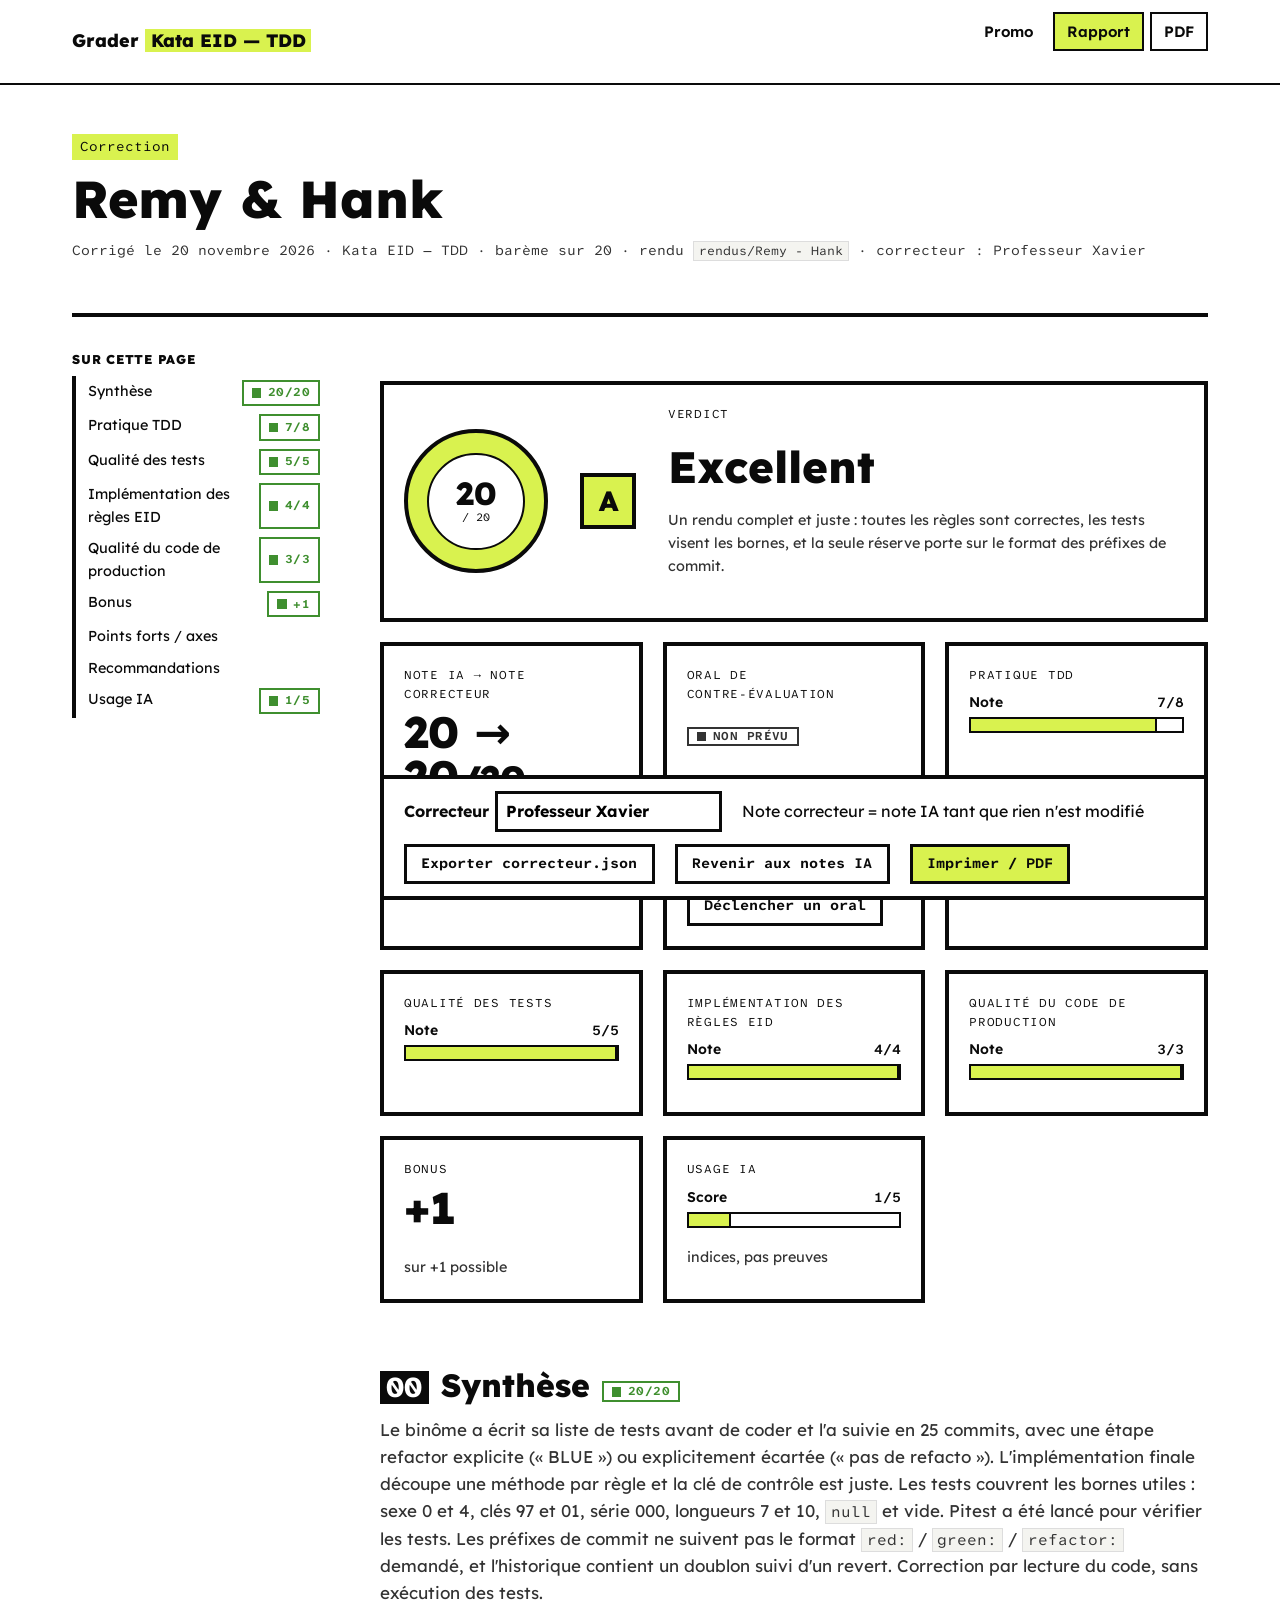
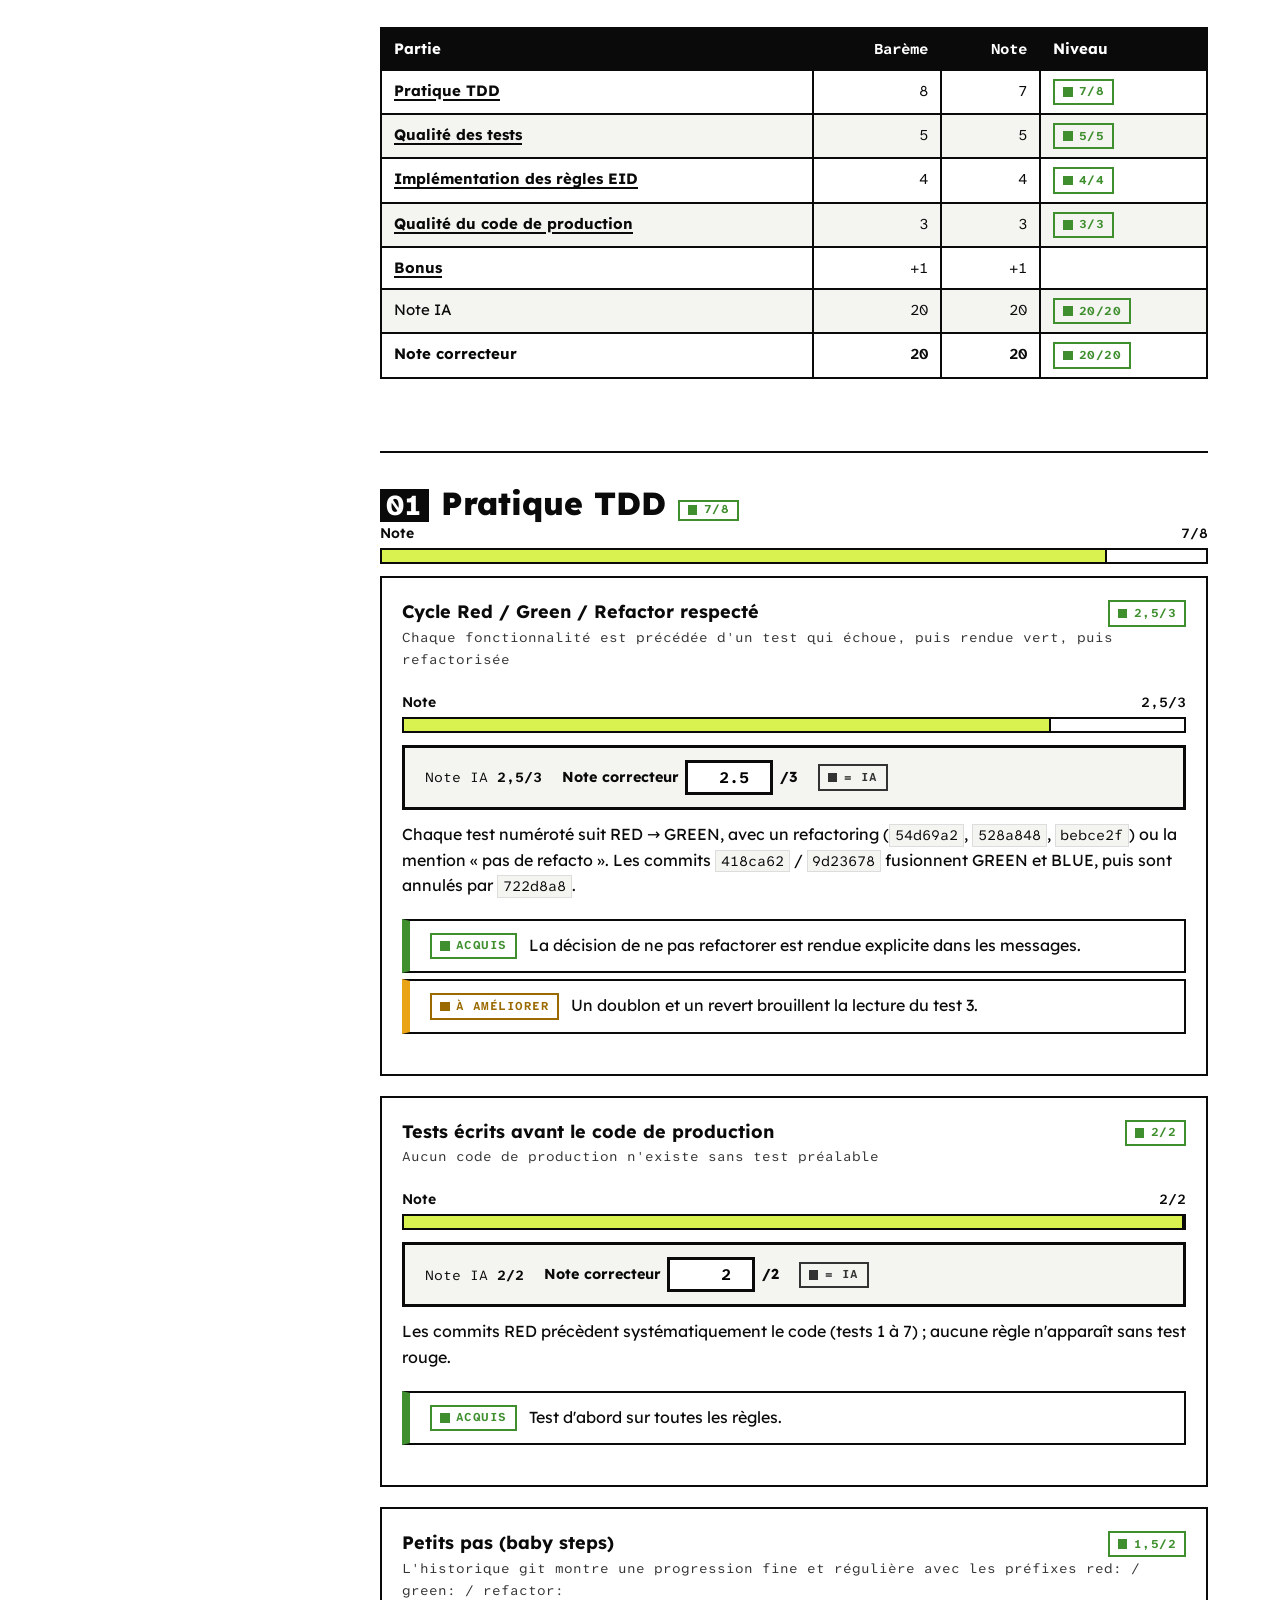
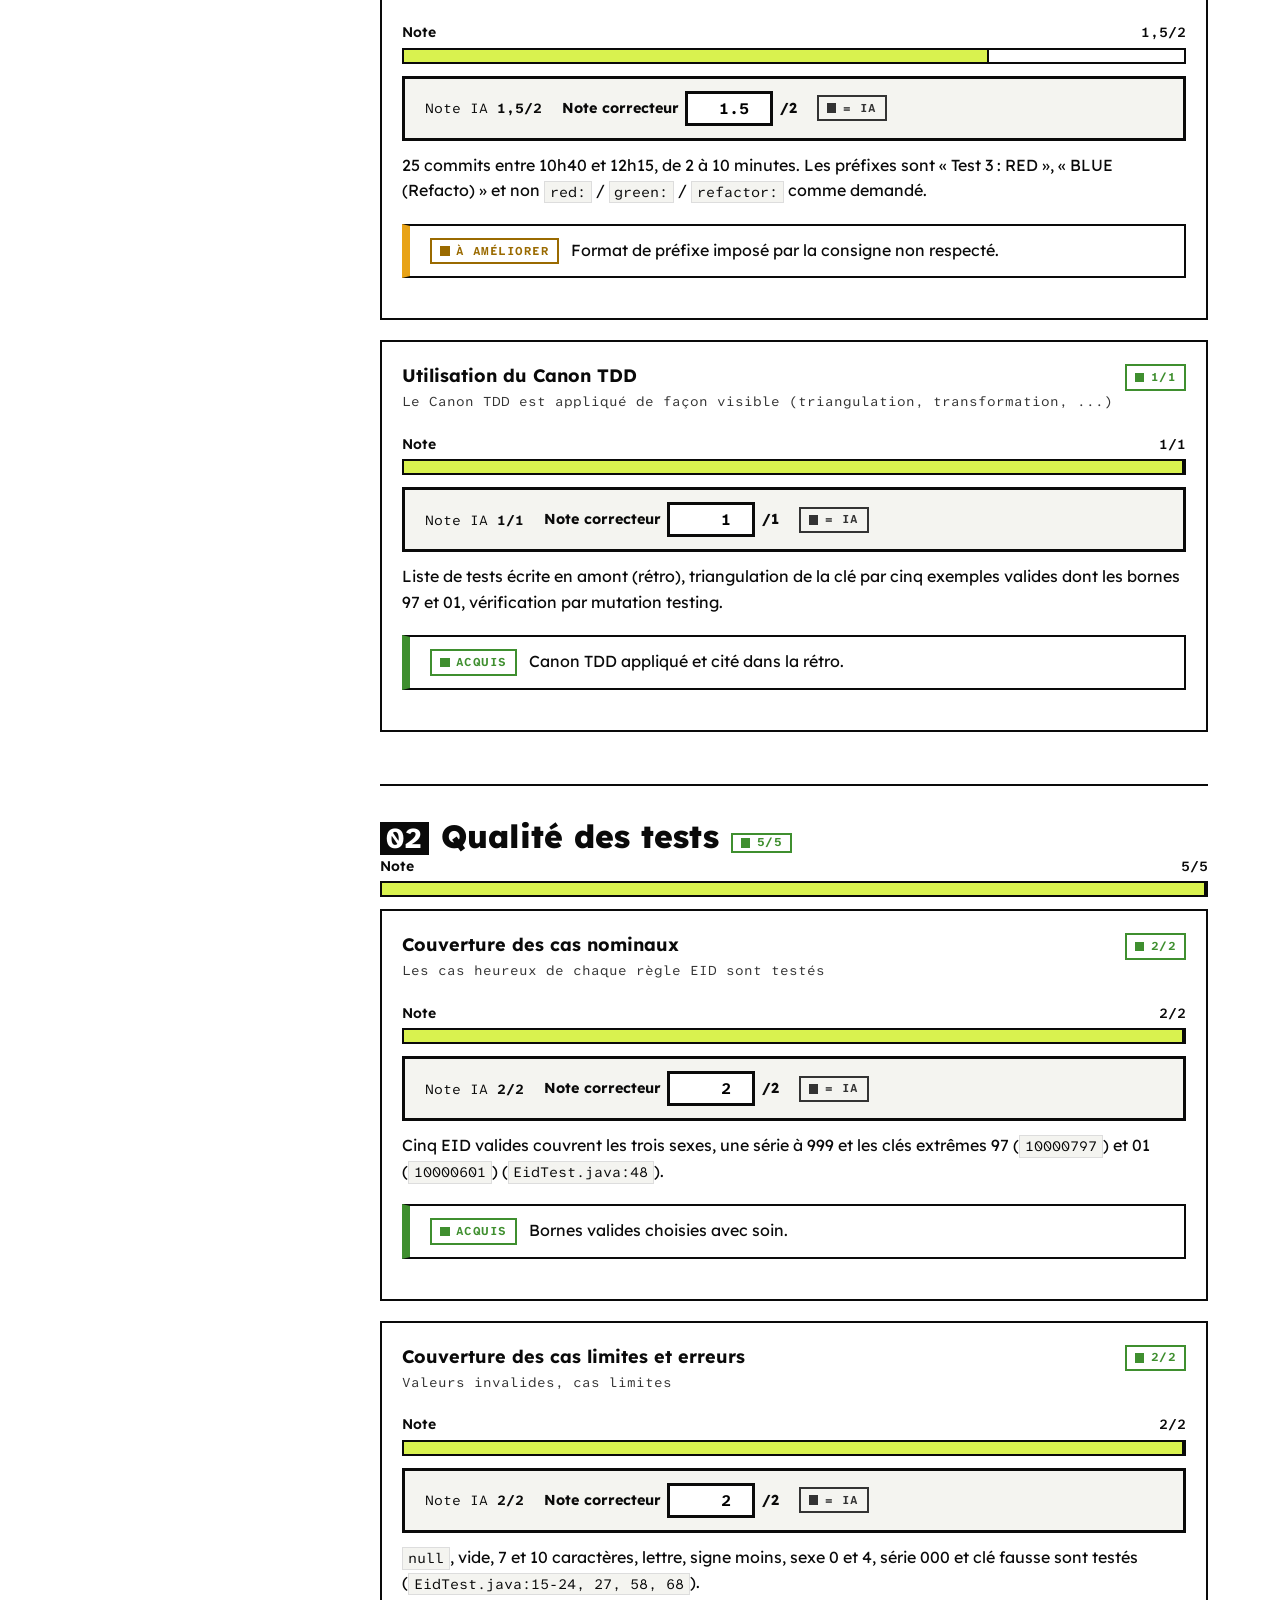
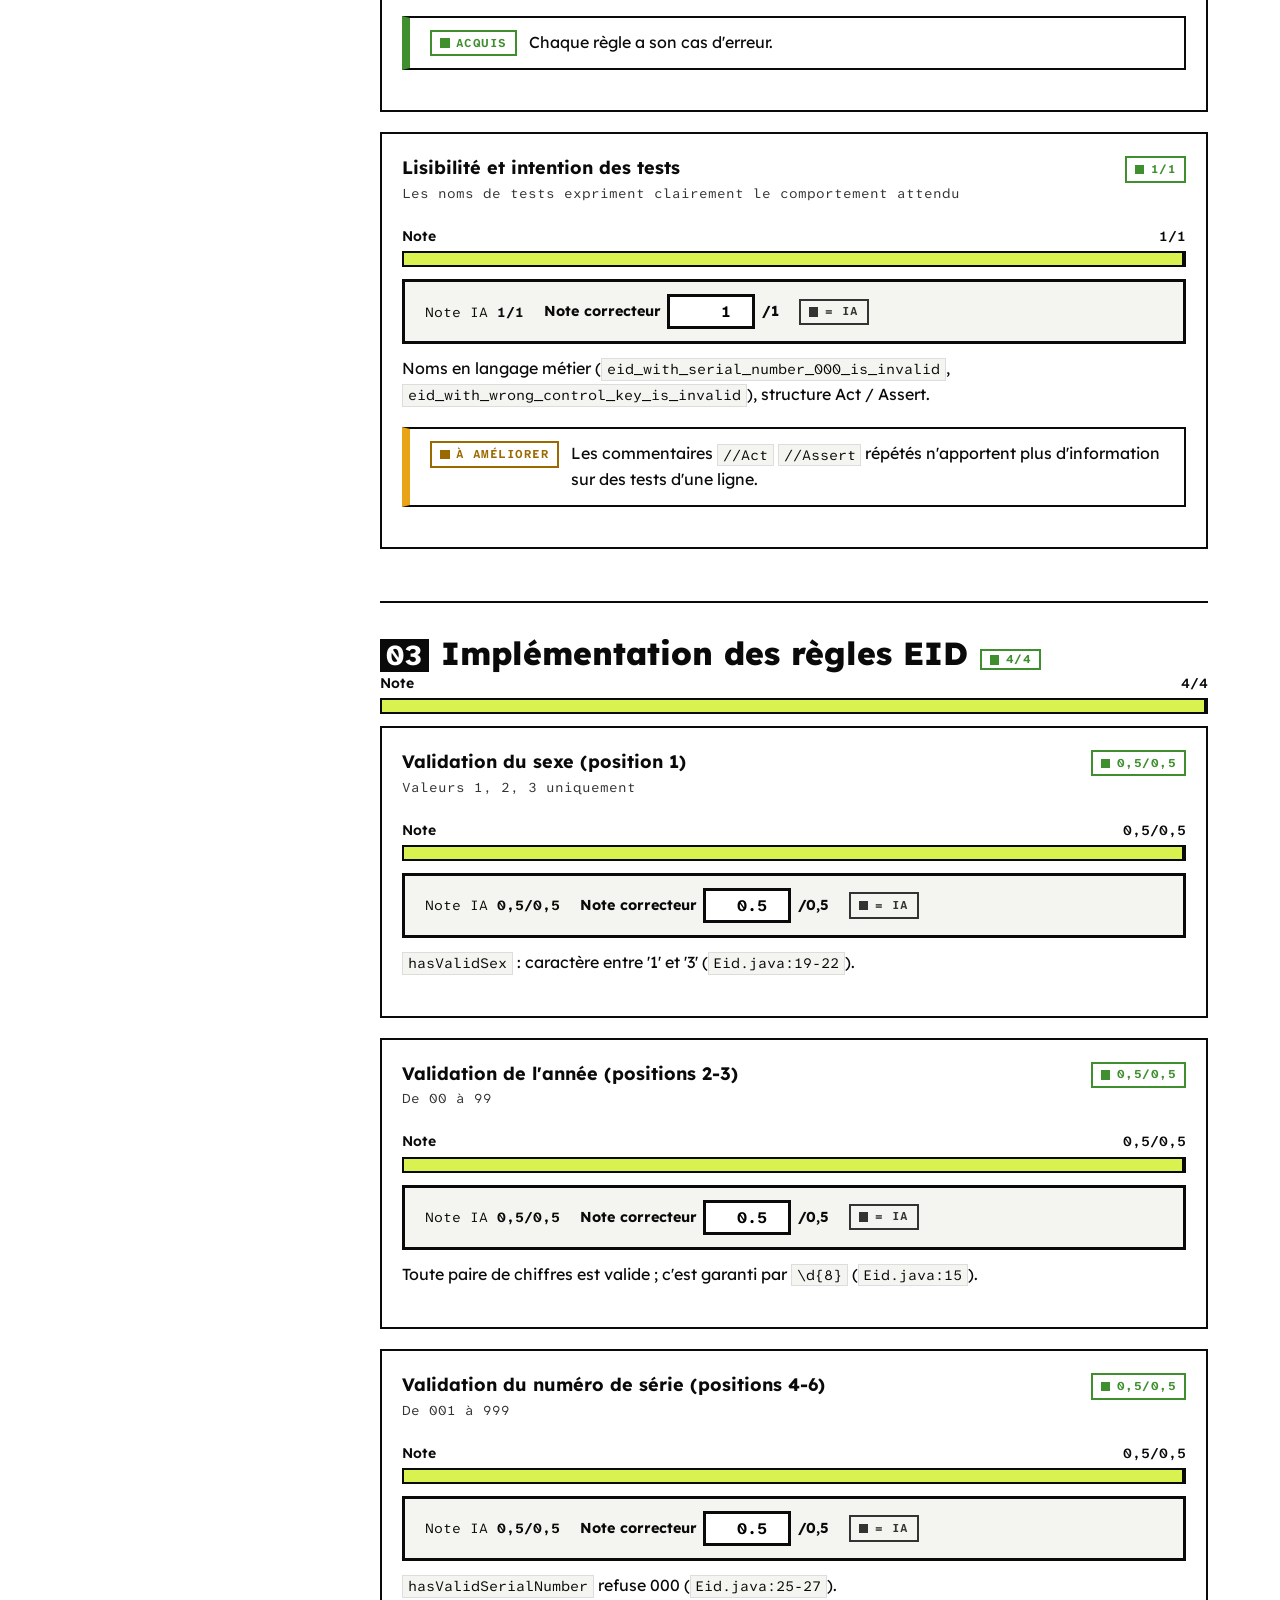
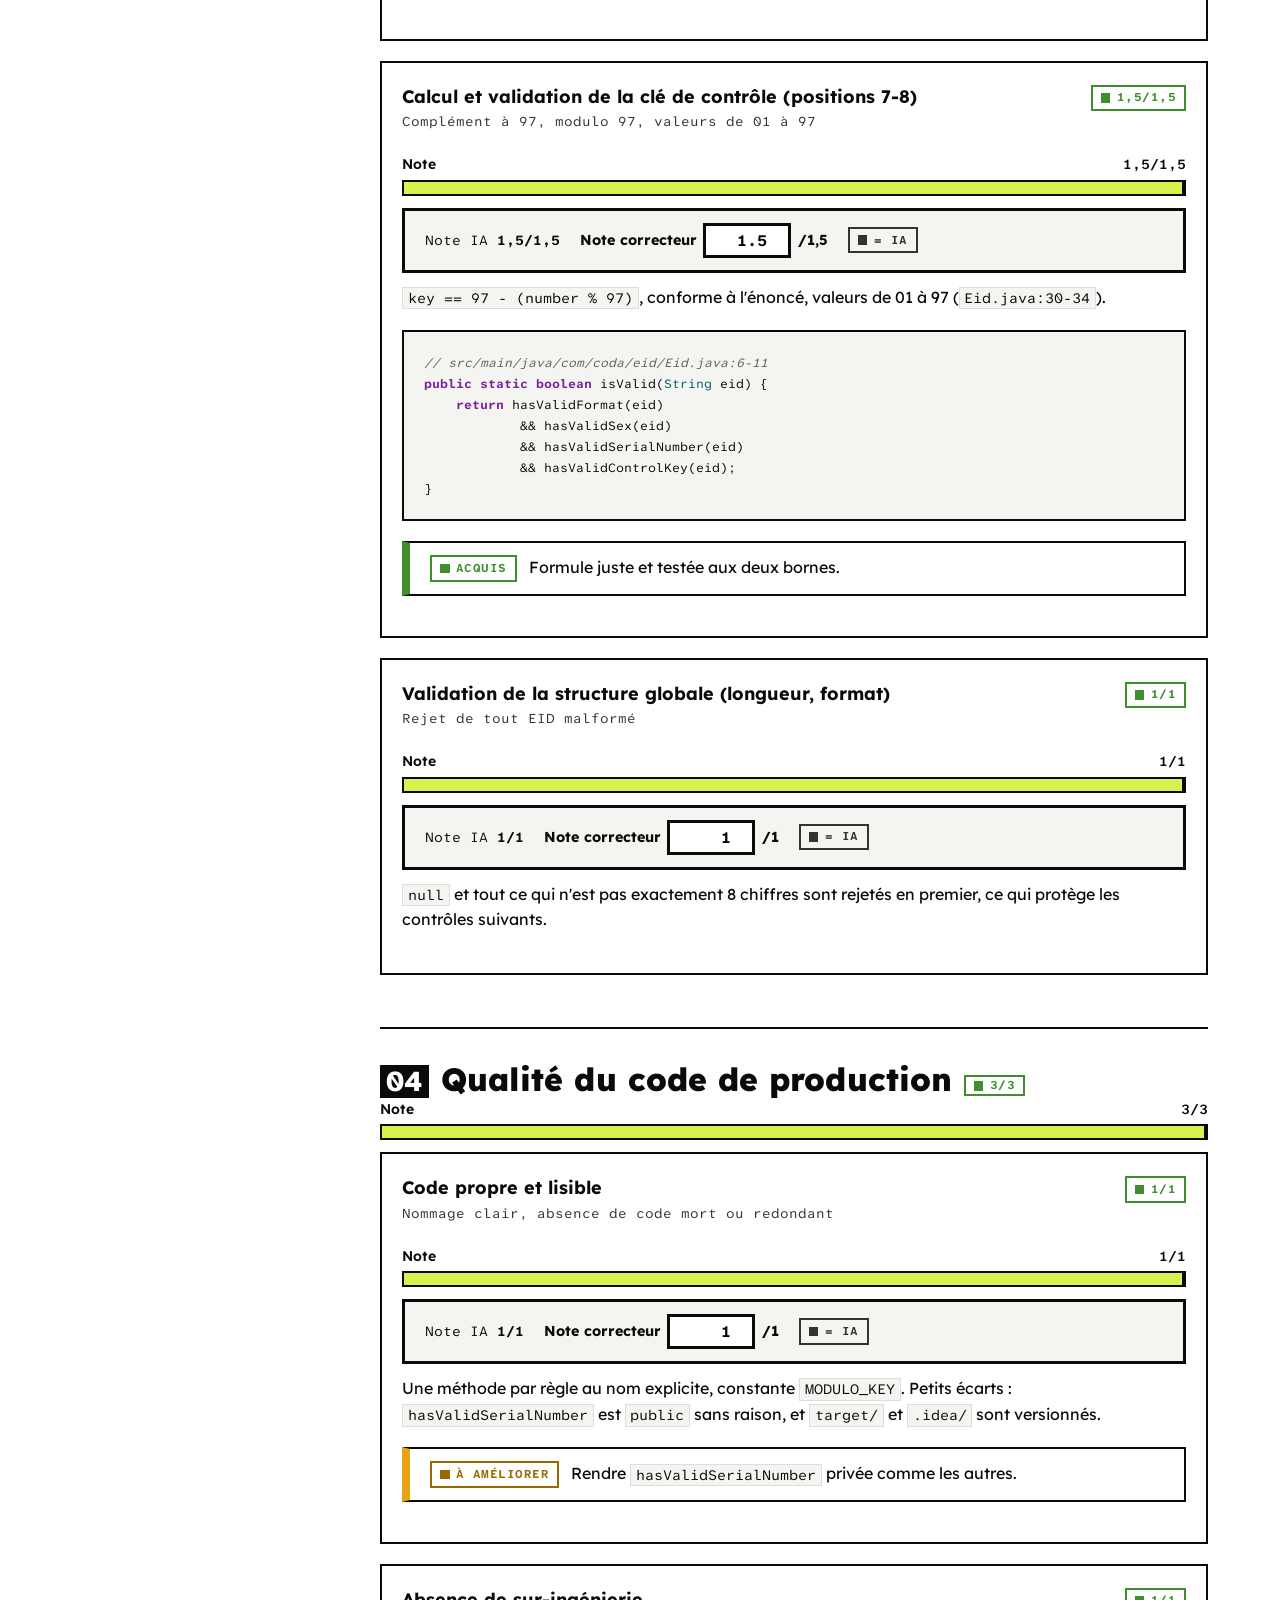
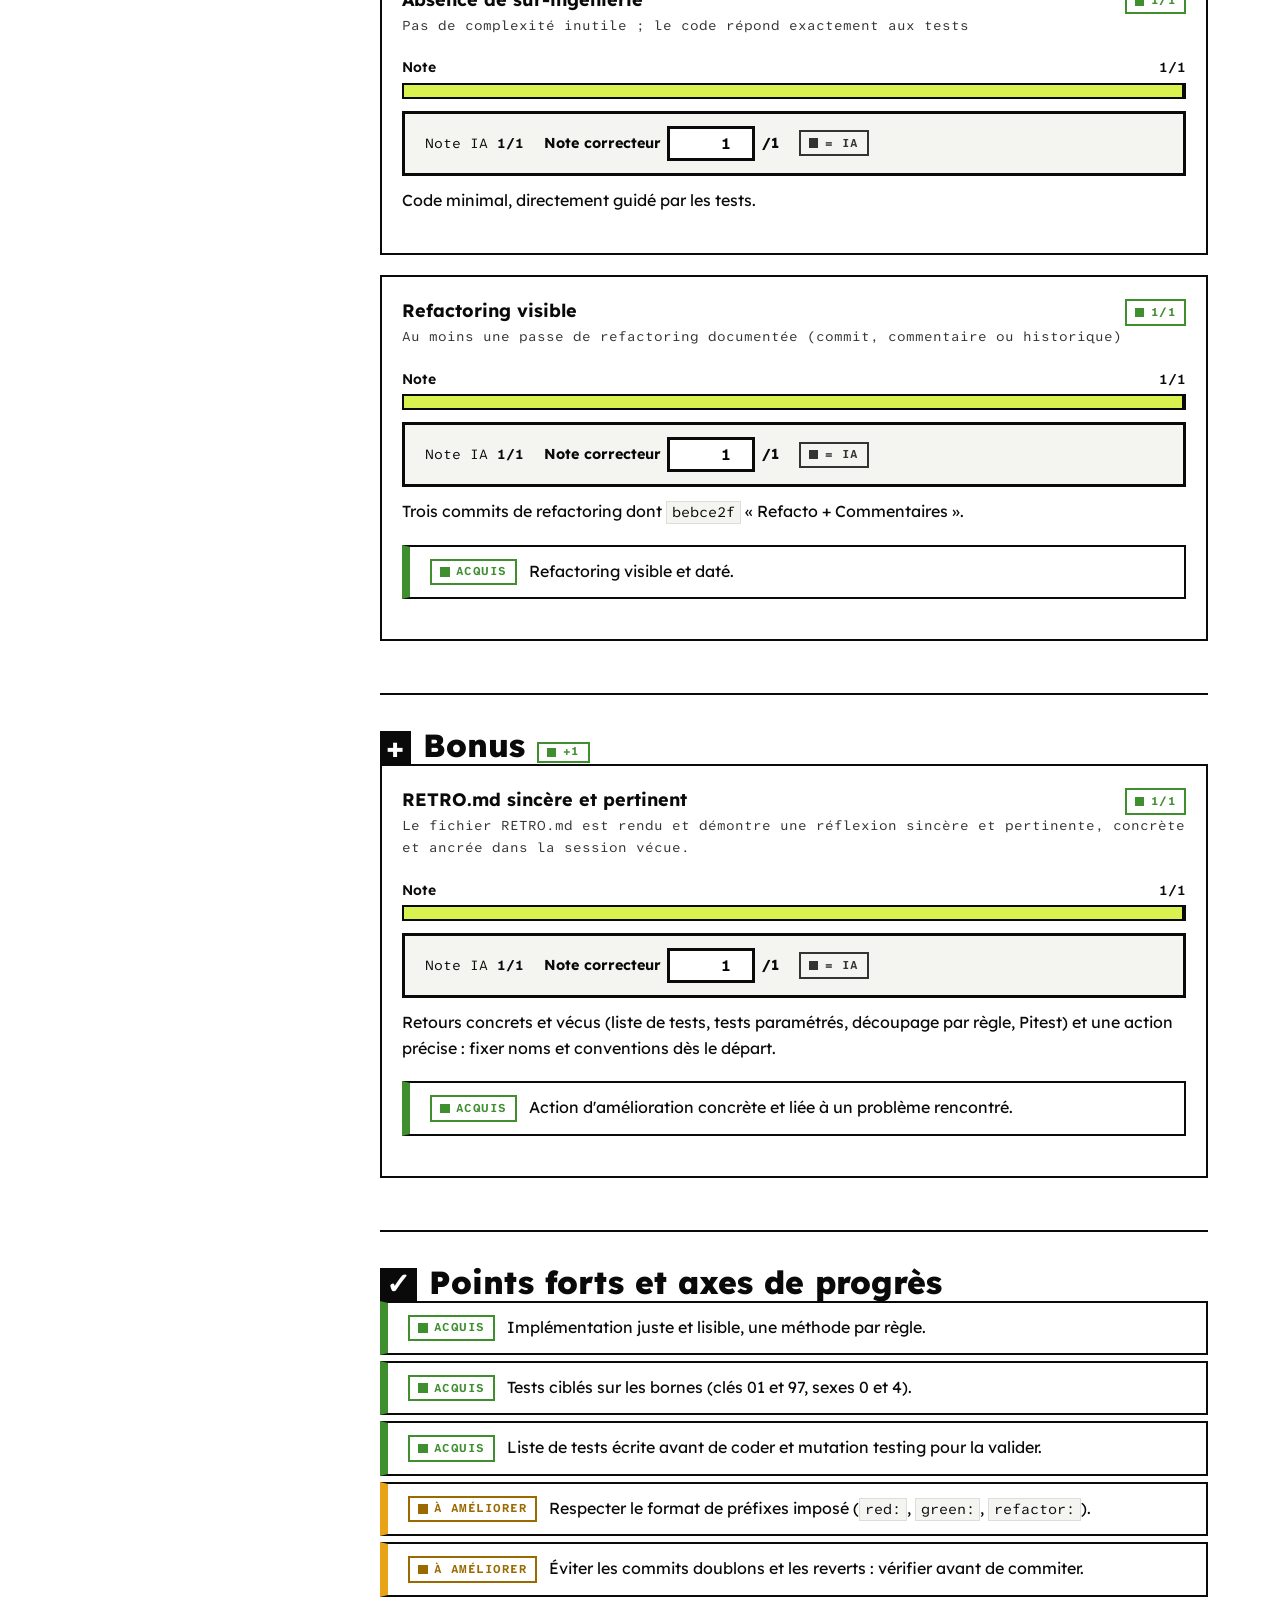
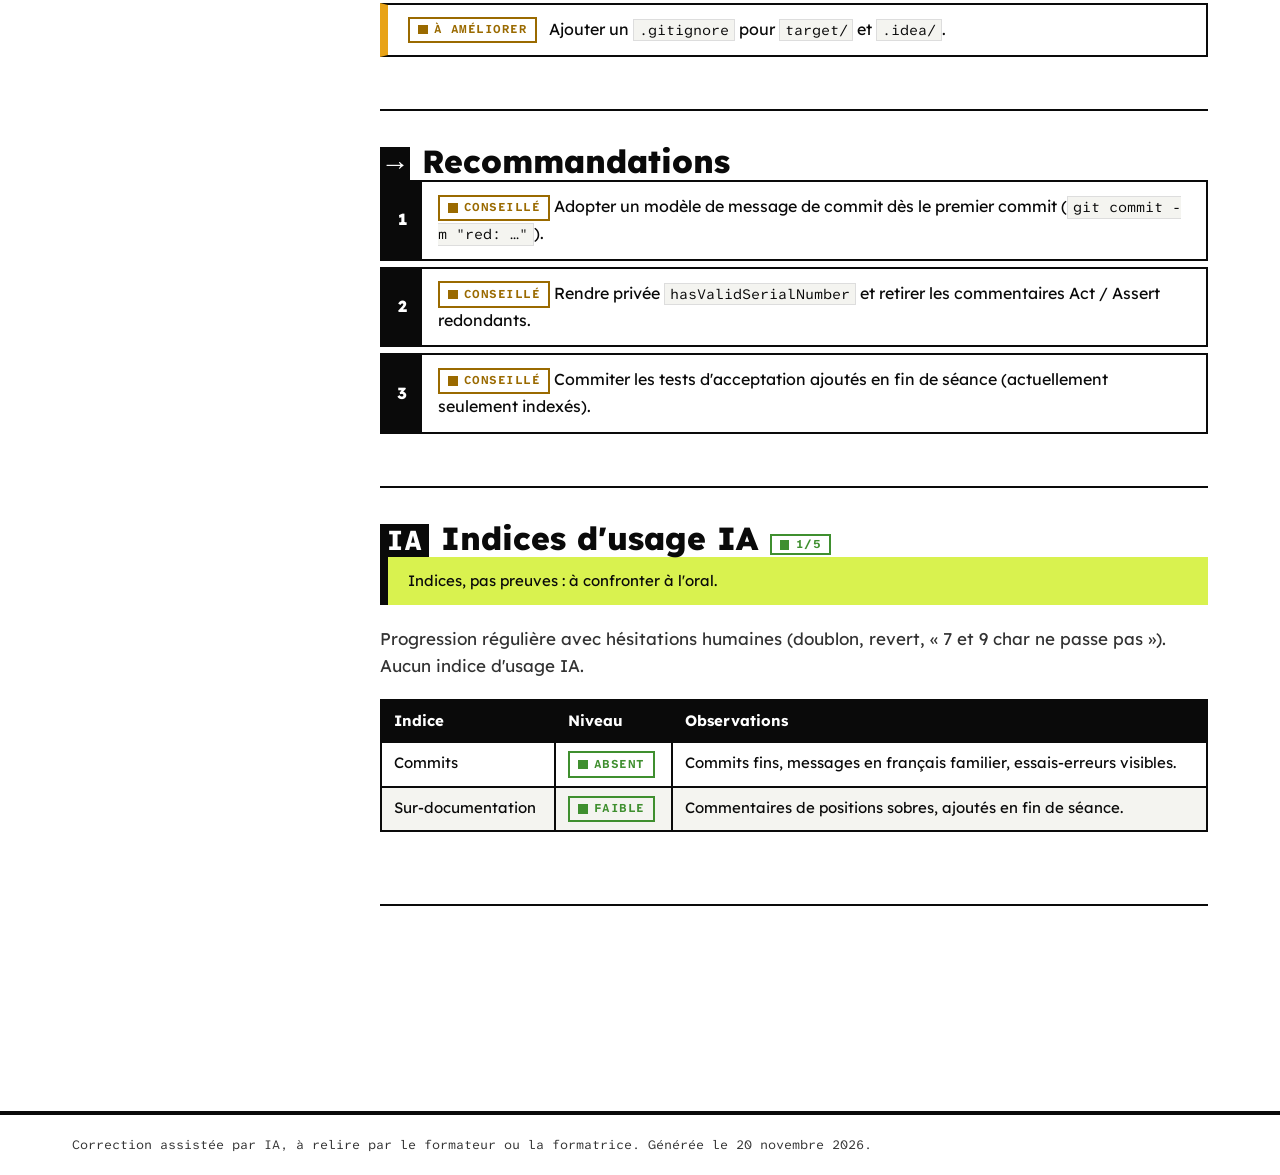
<file: samples/x-men/rendus/Remy - Hank/correction/index.html>
<!DOCTYPE html>
<html lang="fr">
<head>
  <meta charset="utf-8">
  <meta name="viewport" content="width=device-width, initial-scale=1">
  <title>Remy &amp; Hank — Grader — Kata EID — TDD</title>
  <link rel="preload" href="assets/fonts/lexend.woff2" as="font" type="font/woff2" crossorigin>
  <link rel="stylesheet" href="assets/report.css">
</head>
<body>
  <a class="skip-link" href="#main">Aller au contenu</a>
  <header class="site-header">
    <nav class="nav" aria-label="Rapport">
      <span class="nav__brand">Grader <span>Kata EID — TDD</span></span>
      <ul class="nav__menu"><li><a class="nav__link" href="../../../correction/index.html">Promo</a></li><li><a class="nav__link" href="index.html" aria-current="page">Rapport</a></li><li><a class="nav__link nav__link--pdf" href="#imprimer">PDF</a></li></ul>
    </nav>
  </header>
  <div class="container">
    <div class="hero">
      <span class="hero__eyebrow">Correction</span>
      <h1 class="hero__title">Remy &amp; Hank</h1>
      <p class="hero__meta">Corrigé le 20 novembre 2026 · Kata EID — TDD · barème sur 20 · rendu <code>rendus/Remy - Hank</code> · correcteur : <span id="meta-correcteur">Professeur Xavier</span></p>
    </div>
    <div class="layout layout--toc"><nav class="toc" aria-label="Sur cette page"><p class="toc__title">Sur cette page</p><ol><li><a href="#synthese"><span>Synthèse</span><span class="pill pill--ok" data-live="finale" data-sur="20">20/20</span></a></li><li><a href="#tdd"><span>Pratique TDD</span><span class="pill pill--ok" data-live="sec:tdd" data-sur="8">7/8</span></a></li><li><a href="#tests"><span>Qualité des tests</span><span class="pill pill--ok" data-live="sec:tests" data-sur="5">5/5</span></a></li><li><a href="#regles"><span>Implémentation des règles EID</span><span class="pill pill--ok" data-live="sec:regles" data-sur="4.0">4/4</span></a></li><li><a href="#code"><span>Qualité du code de production</span><span class="pill pill--ok" data-live="sec:code" data-sur="3">3/3</span></a></li><li><a href="#bonus"><span>Bonus</span><span class="pill pill--ok" data-live="bonus" data-fmt="bonus">+1</span></a></li><li><a href="#retours"><span>Points forts / axes</span></a></li><li><a href="#recommandations"><span>Recommandations</span></a></li><li><a href="#ia"><span>Usage IA</span><span class="pill pill--ok">1/5</span></a></li></ol></nav><main id="main"><div class="dashboard"><div class="card card--hero"><div class="dial dial--ok" data-live="finale" data-sur="20" role="meter" aria-valuemin="0" aria-valuemax="20" aria-valuenow="20.0" aria-label="Note finale sur 20" style="--value:100"><span class="dial__value">20</span><span class="dial__label">/ 20</span></div><div class="grade grade--a" data-live="grade" data-sur="20" aria-label="Grade A, Excellent">A</div><div><p class="card__label">Verdict</p><p class="card__number" data-live="grade" data-sur="20" data-fmt="libelle">Excellent</p><p class="card__desc">Un rendu complet et juste : toutes les règles sont correctes, les tests visent les bornes, et la seule réserve porte sur le format des préfixes de commit.</p></div></div><div class="card"><span class="card__label">Note IA → note correcteur</span><p class="card__number">20 → <span data-live="finale" data-fmt="num">20</span><small>/20</small></p><span class="card__desc"><span class="pill pill--na" id="adj-count">0 note ajustée</span><span id="adj-by"></span></span></div><div class="card card--oral-report"><span class="card__label">Oral de contre-évaluation</span><p class="card__number"><span class="pill pill--na" id="oral-report-pill">non prévu</span></p><span class="card__desc" id="oral-report-desc">Pas d'indice d'usage IA suffisant. Le correcteur peut tout de même demander un oral.</span><span class="oral-actions"><a class="btn" id="oral-report-link" href="../../../correction/oral.html#oral-remy-hank" hidden>Ouvrir l'oral</a><button type="button" class="btn" id="oral-trigger" disabled>Déclencher un oral</button></span></div><a class="card" href="#tdd"><span class="card__label">Pratique TDD</span><div class="gauge gauge--ok" data-live="sec:tdd" data-sur="8" role="meter" aria-valuemin="0" aria-valuemax="8" aria-valuenow="7.0" aria-label="Pratique TDD sur 8" style="--value:88"><div class="gauge__head"><span>Note</span><span class="gauge__value">7/8</span></div><div class="gauge__track"><div class="gauge__fill"></div></div></div></a><a class="card" href="#tests"><span class="card__label">Qualité des tests</span><div class="gauge gauge--ok" data-live="sec:tests" data-sur="5" role="meter" aria-valuemin="0" aria-valuemax="5" aria-valuenow="5.0" aria-label="Qualité des tests sur 5" style="--value:100"><div class="gauge__head"><span>Note</span><span class="gauge__value">5/5</span></div><div class="gauge__track"><div class="gauge__fill"></div></div></div></a><a class="card" href="#regles"><span class="card__label">Implémentation des règles EID</span><div class="gauge gauge--ok" data-live="sec:regles" data-sur="4.0" role="meter" aria-valuemin="0" aria-valuemax="4.0" aria-valuenow="4.0" aria-label="Implémentation des règles EID sur 4" style="--value:100"><div class="gauge__head"><span>Note</span><span class="gauge__value">4/4</span></div><div class="gauge__track"><div class="gauge__fill"></div></div></div></a><a class="card" href="#code"><span class="card__label">Qualité du code de production</span><div class="gauge gauge--ok" data-live="sec:code" data-sur="3" role="meter" aria-valuemin="0" aria-valuemax="3" aria-valuenow="3.0" aria-label="Qualité du code de production sur 3" style="--value:100"><div class="gauge__head"><span>Note</span><span class="gauge__value">3/3</span></div><div class="gauge__track"><div class="gauge__fill"></div></div></div></a><a class="card" href="#bonus"><span class="card__label">Bonus</span><p class="card__number"><span data-live="bonus" data-fmt="bonus">+1</span></p><span class="card__desc">sur +1 possible</span></a><a class="card" href="#ia"><span class="card__label">Usage IA</span><div class="gauge gauge--ok" role="meter" aria-valuemin="1" aria-valuemax="5" aria-valuenow="1" aria-label="Score usage IA sur 5" style="--value:20"><div class="gauge__head"><span>Score</span><span class="gauge__value">1/5</span></div><div class="gauge__track"><div class="gauge__fill"></div></div></div><span class="card__desc">indices, pas preuves</span></a></div><section class="section" id="synthese" aria-labelledby="synthese-title"><h2 class="section__title" id="synthese-title"><span class="section__num">00</span> Synthèse <span class="pill pill--ok" data-live="finale" data-sur="20">20/20</span></h2><p class="section__summary">Le binôme a écrit sa liste de tests avant de coder et l'a suivie en 25 commits, avec une étape refactor explicite (« BLUE ») ou explicitement écartée (« pas de refacto »). L'implémentation finale découpe une méthode par règle et la clé de contrôle est juste. Les tests couvrent les bornes utiles : sexe 0 et 4, clés 97 et 01, série 000, longueurs 7 et 10, <code>null</code> et vide. Pitest a été lancé pour vérifier les tests. Les préfixes de commit ne suivent pas le format <code>red:</code> / <code>green:</code> / <code>refactor:</code> demandé, et l'historique contient un doublon suivi d'un revert. Correction par lecture du code, sans exécution des tests.</p><div class="table-wrap"><table><thead><tr><th>Partie</th><th class="num">Barème</th><th class="num">Note</th><th>Niveau</th></tr></thead><tbody><tr><td><a href="#tdd">Pratique TDD</a></td><td class="num">8</td><td class="num"><span data-live="sec:tdd" data-fmt="num">7</span></td><td><span class="pill pill--ok" data-live="sec:tdd" data-sur="8">7/8</span></td></tr><tr><td><a href="#tests">Qualité des tests</a></td><td class="num">5</td><td class="num"><span data-live="sec:tests" data-fmt="num">5</span></td><td><span class="pill pill--ok" data-live="sec:tests" data-sur="5">5/5</span></td></tr><tr><td><a href="#regles">Implémentation des règles EID</a></td><td class="num">4</td><td class="num"><span data-live="sec:regles" data-fmt="num">4</span></td><td><span class="pill pill--ok" data-live="sec:regles" data-sur="4.0">4/4</span></td></tr><tr><td><a href="#code">Qualité du code de production</a></td><td class="num">3</td><td class="num"><span data-live="sec:code" data-fmt="num">3</span></td><td><span class="pill pill--ok" data-live="sec:code" data-sur="3">3/3</span></td></tr><tr><td><a href="#bonus">Bonus</a></td><td class="num">+1</td><td class="num"><span data-live="bonus" data-fmt="bonus">+1</span></td><td></td></tr><tr><td>Note IA</td><td class="num">20</td><td class="num">20</td><td><span class="pill pill--ok">20/20</span></td></tr><tr><td><strong>Note correcteur</strong></td><td class="num"><strong>20</strong></td><td class="num"><strong><span data-live="finale" data-fmt="num">20</span></strong></td><td><span class="pill pill--ok" data-live="finale" data-sur="20">20/20</span></td></tr></tbody></table></div></section><section class="section" id="tdd" aria-labelledby="tdd-title"><h2 class="section__title" id="tdd-title"><span class="section__num">01</span> Pratique TDD <span class="pill pill--ok" data-live="sec:tdd" data-sur="8">7/8</span></h2><div class="gauge gauge--ok" data-live="sec:tdd" data-sur="8" role="meter" aria-valuemin="0" aria-valuemax="8" aria-valuenow="7.0" aria-label="Pratique TDD" style="--value:88"><div class="gauge__head"><span>Note</span><span class="gauge__value">7/8</span></div><div class="gauge__track"><div class="gauge__fill"></div></div></div><article class="item" id="tdd-cycle"><div class="item__head"><h3 class="item__title">Cycle Red / Green / Refactor respecté</h3><span class="pill pill--ok" data-live="notes:tdd-cycle" data-sur="3">2,5/3</span></div><p class="item__loc">Chaque fonctionnalité est précédée d&#x27;un test qui échoue, puis rendue vert, puis refactorisée</p><div class="gauge gauge--ok" data-live="notes:tdd-cycle" data-sur="3" role="meter" aria-valuemin="0" aria-valuemax="3" aria-valuenow="2.5" aria-label="Cycle Red / Green / Refactor respecté : 2.5 sur 3" style="--value:83"><div class="gauge__head"><span>Note</span><span class="gauge__value">2,5/3</span></div><div class="gauge__track"><div class="gauge__fill"></div></div></div><div class="adjust" data-kind="notes" data-id="tdd-cycle" data-sur="3" data-ia="2.5" data-note="2.5"><div class="adjust__row"><span class="adjust__ia">Note IA <strong>2,5/3</strong></span><label class="adjust__field">Note correcteur <input type="number" min="0" max="3" step="0.25" value="2.5" disabled><span>/3</span></label><span class="adjust__state pill pill--na">= IA</span></div><label class="adjust__comment">Commentaire du correcteur (facultatif)<textarea rows="2" disabled placeholder="Pourquoi cette note ?"></textarea></label></div><p>Chaque test numéroté suit RED → GREEN, avec un refactoring (<code>54d69a2</code>, <code>528a848</code>, <code>bebce2f</code>) ou la mention « pas de refacto ». Les commits <code>418ca62</code> / <code>9d23678</code> fusionnent GREEN et BLUE, puis sont annulés par <code>722d8a8</code>.</p><ul class="signals"><li class="signal signal--ok"><span class="pill pill--ok">acquis</span><div>La décision de ne pas refactorer est rendue explicite dans les messages.</div></li><li class="signal signal--warning"><span class="pill pill--warning">à améliorer</span><div>Un doublon et un revert brouillent la lecture du test 3.</div></li></ul></article><article class="item" id="tdd-test-first"><div class="item__head"><h3 class="item__title">Tests écrits avant le code de production</h3><span class="pill pill--ok" data-live="notes:tdd-test-first" data-sur="2">2/2</span></div><p class="item__loc">Aucun code de production n&#x27;existe sans test préalable</p><div class="gauge gauge--ok" data-live="notes:tdd-test-first" data-sur="2" role="meter" aria-valuemin="0" aria-valuemax="2" aria-valuenow="2" aria-label="Tests écrits avant le code de production : 2 sur 2" style="--value:100"><div class="gauge__head"><span>Note</span><span class="gauge__value">2/2</span></div><div class="gauge__track"><div class="gauge__fill"></div></div></div><div class="adjust" data-kind="notes" data-id="tdd-test-first" data-sur="2" data-ia="2" data-note="2"><div class="adjust__row"><span class="adjust__ia">Note IA <strong>2/2</strong></span><label class="adjust__field">Note correcteur <input type="number" min="0" max="2" step="0.25" value="2" disabled><span>/2</span></label><span class="adjust__state pill pill--na">= IA</span></div><label class="adjust__comment">Commentaire du correcteur (facultatif)<textarea rows="2" disabled placeholder="Pourquoi cette note ?"></textarea></label></div><p>Les commits RED précèdent systématiquement le code (tests 1 à 7) ; aucune règle n'apparaît sans test rouge.</p><ul class="signals"><li class="signal signal--ok"><span class="pill pill--ok">acquis</span><div>Test d'abord sur toutes les règles.</div></li></ul></article><article class="item" id="tdd-baby-steps"><div class="item__head"><h3 class="item__title">Petits pas (baby steps)</h3><span class="pill pill--ok" data-live="notes:tdd-baby-steps" data-sur="2">1,5/2</span></div><p class="item__loc">L&#x27;historique git montre une progression fine et régulière avec les préfixes red: / green: / refactor:</p><div class="gauge gauge--ok" data-live="notes:tdd-baby-steps" data-sur="2" role="meter" aria-valuemin="0" aria-valuemax="2" aria-valuenow="1.5" aria-label="Petits pas (baby steps) : 1.5 sur 2" style="--value:75"><div class="gauge__head"><span>Note</span><span class="gauge__value">1,5/2</span></div><div class="gauge__track"><div class="gauge__fill"></div></div></div><div class="adjust" data-kind="notes" data-id="tdd-baby-steps" data-sur="2" data-ia="1.5" data-note="1.5"><div class="adjust__row"><span class="adjust__ia">Note IA <strong>1,5/2</strong></span><label class="adjust__field">Note correcteur <input type="number" min="0" max="2" step="0.25" value="1.5" disabled><span>/2</span></label><span class="adjust__state pill pill--na">= IA</span></div><label class="adjust__comment">Commentaire du correcteur (facultatif)<textarea rows="2" disabled placeholder="Pourquoi cette note ?"></textarea></label></div><p>25 commits entre 10h40 et 12h15, de 2 à 10 minutes. Les préfixes sont « Test 3 : RED », « BLUE (Refacto) » et non <code>red:</code> / <code>green:</code> / <code>refactor:</code> comme demandé.</p><ul class="signals"><li class="signal signal--warning"><span class="pill pill--warning">à améliorer</span><div>Format de préfixe imposé par la consigne non respecté.</div></li></ul></article><article class="item" id="tdd-canon"><div class="item__head"><h3 class="item__title">Utilisation du Canon TDD</h3><span class="pill pill--ok" data-live="notes:tdd-canon" data-sur="1">1/1</span></div><p class="item__loc">Le Canon TDD est appliqué de façon visible (triangulation, transformation, ...)</p><div class="gauge gauge--ok" data-live="notes:tdd-canon" data-sur="1" role="meter" aria-valuemin="0" aria-valuemax="1" aria-valuenow="1" aria-label="Utilisation du Canon TDD : 1 sur 1" style="--value:100"><div class="gauge__head"><span>Note</span><span class="gauge__value">1/1</span></div><div class="gauge__track"><div class="gauge__fill"></div></div></div><div class="adjust" data-kind="notes" data-id="tdd-canon" data-sur="1" data-ia="1" data-note="1"><div class="adjust__row"><span class="adjust__ia">Note IA <strong>1/1</strong></span><label class="adjust__field">Note correcteur <input type="number" min="0" max="1" step="0.25" value="1" disabled><span>/1</span></label><span class="adjust__state pill pill--na">= IA</span></div><label class="adjust__comment">Commentaire du correcteur (facultatif)<textarea rows="2" disabled placeholder="Pourquoi cette note ?"></textarea></label></div><p>Liste de tests écrite en amont (rétro), triangulation de la clé par cinq exemples valides dont les bornes 97 et 01, vérification par mutation testing.</p><ul class="signals"><li class="signal signal--ok"><span class="pill pill--ok">acquis</span><div>Canon TDD appliqué et cité dans la rétro.</div></li></ul></article></section><section class="section" id="tests" aria-labelledby="tests-title"><h2 class="section__title" id="tests-title"><span class="section__num">02</span> Qualité des tests <span class="pill pill--ok" data-live="sec:tests" data-sur="5">5/5</span></h2><div class="gauge gauge--ok" data-live="sec:tests" data-sur="5" role="meter" aria-valuemin="0" aria-valuemax="5" aria-valuenow="5.0" aria-label="Qualité des tests" style="--value:100"><div class="gauge__head"><span>Note</span><span class="gauge__value">5/5</span></div><div class="gauge__track"><div class="gauge__fill"></div></div></div><article class="item" id="tests-nominaux"><div class="item__head"><h3 class="item__title">Couverture des cas nominaux</h3><span class="pill pill--ok" data-live="notes:tests-nominaux" data-sur="2">2/2</span></div><p class="item__loc">Les cas heureux de chaque règle EID sont testés</p><div class="gauge gauge--ok" data-live="notes:tests-nominaux" data-sur="2" role="meter" aria-valuemin="0" aria-valuemax="2" aria-valuenow="2" aria-label="Couverture des cas nominaux : 2 sur 2" style="--value:100"><div class="gauge__head"><span>Note</span><span class="gauge__value">2/2</span></div><div class="gauge__track"><div class="gauge__fill"></div></div></div><div class="adjust" data-kind="notes" data-id="tests-nominaux" data-sur="2" data-ia="2" data-note="2"><div class="adjust__row"><span class="adjust__ia">Note IA <strong>2/2</strong></span><label class="adjust__field">Note correcteur <input type="number" min="0" max="2" step="0.25" value="2" disabled><span>/2</span></label><span class="adjust__state pill pill--na">= IA</span></div><label class="adjust__comment">Commentaire du correcteur (facultatif)<textarea rows="2" disabled placeholder="Pourquoi cette note ?"></textarea></label></div><p>Cinq EID valides couvrent les trois sexes, une série à 999 et les clés extrêmes 97 (<code>10000797</code>) et 01 (<code>10000601</code>) (<code>EidTest.java:48</code>).</p><ul class="signals"><li class="signal signal--ok"><span class="pill pill--ok">acquis</span><div>Bornes valides choisies avec soin.</div></li></ul></article><article class="item" id="tests-limites"><div class="item__head"><h3 class="item__title">Couverture des cas limites et erreurs</h3><span class="pill pill--ok" data-live="notes:tests-limites" data-sur="2">2/2</span></div><p class="item__loc">Valeurs invalides, cas limites</p><div class="gauge gauge--ok" data-live="notes:tests-limites" data-sur="2" role="meter" aria-valuemin="0" aria-valuemax="2" aria-valuenow="2" aria-label="Couverture des cas limites et erreurs : 2 sur 2" style="--value:100"><div class="gauge__head"><span>Note</span><span class="gauge__value">2/2</span></div><div class="gauge__track"><div class="gauge__fill"></div></div></div><div class="adjust" data-kind="notes" data-id="tests-limites" data-sur="2" data-ia="2" data-note="2"><div class="adjust__row"><span class="adjust__ia">Note IA <strong>2/2</strong></span><label class="adjust__field">Note correcteur <input type="number" min="0" max="2" step="0.25" value="2" disabled><span>/2</span></label><span class="adjust__state pill pill--na">= IA</span></div><label class="adjust__comment">Commentaire du correcteur (facultatif)<textarea rows="2" disabled placeholder="Pourquoi cette note ?"></textarea></label></div><p><code>null</code>, vide, 7 et 10 caractères, lettre, signe moins, sexe 0 et 4, série 000 et clé fausse sont testés (<code>EidTest.java:15-24, 27, 58, 68</code>).</p><ul class="signals"><li class="signal signal--ok"><span class="pill pill--ok">acquis</span><div>Chaque règle a son cas d'erreur.</div></li></ul></article><article class="item" id="tests-lisibilite"><div class="item__head"><h3 class="item__title">Lisibilité et intention des tests</h3><span class="pill pill--ok" data-live="notes:tests-lisibilite" data-sur="1">1/1</span></div><p class="item__loc">Les noms de tests expriment clairement le comportement attendu</p><div class="gauge gauge--ok" data-live="notes:tests-lisibilite" data-sur="1" role="meter" aria-valuemin="0" aria-valuemax="1" aria-valuenow="1" aria-label="Lisibilité et intention des tests : 1 sur 1" style="--value:100"><div class="gauge__head"><span>Note</span><span class="gauge__value">1/1</span></div><div class="gauge__track"><div class="gauge__fill"></div></div></div><div class="adjust" data-kind="notes" data-id="tests-lisibilite" data-sur="1" data-ia="1" data-note="1"><div class="adjust__row"><span class="adjust__ia">Note IA <strong>1/1</strong></span><label class="adjust__field">Note correcteur <input type="number" min="0" max="1" step="0.25" value="1" disabled><span>/1</span></label><span class="adjust__state pill pill--na">= IA</span></div><label class="adjust__comment">Commentaire du correcteur (facultatif)<textarea rows="2" disabled placeholder="Pourquoi cette note ?"></textarea></label></div><p>Noms en langage métier (<code>eid_with_serial_number_000_is_invalid</code>, <code>eid_with_wrong_control_key_is_invalid</code>), structure Act / Assert.</p><ul class="signals"><li class="signal signal--warning"><span class="pill pill--warning">à améliorer</span><div>Les commentaires <code>//Act</code> <code>//Assert</code> répétés n'apportent plus d'information sur des tests d'une ligne.</div></li></ul></article></section><section class="section" id="regles" aria-labelledby="regles-title"><h2 class="section__title" id="regles-title"><span class="section__num">03</span> Implémentation des règles EID <span class="pill pill--ok" data-live="sec:regles" data-sur="4.0">4/4</span></h2><div class="gauge gauge--ok" data-live="sec:regles" data-sur="4.0" role="meter" aria-valuemin="0" aria-valuemax="4.0" aria-valuenow="4.0" aria-label="Implémentation des règles EID" style="--value:100"><div class="gauge__head"><span>Note</span><span class="gauge__value">4/4</span></div><div class="gauge__track"><div class="gauge__fill"></div></div></div><article class="item" id="regle-sexe"><div class="item__head"><h3 class="item__title">Validation du sexe (position 1)</h3><span class="pill pill--ok" data-live="notes:regle-sexe" data-sur="0.5">0,5/0,5</span></div><p class="item__loc">Valeurs 1, 2, 3 uniquement</p><div class="gauge gauge--ok" data-live="notes:regle-sexe" data-sur="0.5" role="meter" aria-valuemin="0" aria-valuemax="0.5" aria-valuenow="0.5" aria-label="Validation du sexe (position 1) : 0.5 sur 0.5" style="--value:100"><div class="gauge__head"><span>Note</span><span class="gauge__value">0,5/0,5</span></div><div class="gauge__track"><div class="gauge__fill"></div></div></div><div class="adjust" data-kind="notes" data-id="regle-sexe" data-sur="0.5" data-ia="0.5" data-note="0.5"><div class="adjust__row"><span class="adjust__ia">Note IA <strong>0,5/0,5</strong></span><label class="adjust__field">Note correcteur <input type="number" min="0" max="0.5" step="0.25" value="0.5" disabled><span>/0,5</span></label><span class="adjust__state pill pill--na">= IA</span></div><label class="adjust__comment">Commentaire du correcteur (facultatif)<textarea rows="2" disabled placeholder="Pourquoi cette note ?"></textarea></label></div><p><code>hasValidSex</code> : caractère entre '1' et '3' (<code>Eid.java:19-22</code>).</p></article><article class="item" id="regle-annee"><div class="item__head"><h3 class="item__title">Validation de l&#x27;année (positions 2-3)</h3><span class="pill pill--ok" data-live="notes:regle-annee" data-sur="0.5">0,5/0,5</span></div><p class="item__loc">De 00 à 99</p><div class="gauge gauge--ok" data-live="notes:regle-annee" data-sur="0.5" role="meter" aria-valuemin="0" aria-valuemax="0.5" aria-valuenow="0.5" aria-label="Validation de l&#x27;année (positions 2-3) : 0.5 sur 0.5" style="--value:100"><div class="gauge__head"><span>Note</span><span class="gauge__value">0,5/0,5</span></div><div class="gauge__track"><div class="gauge__fill"></div></div></div><div class="adjust" data-kind="notes" data-id="regle-annee" data-sur="0.5" data-ia="0.5" data-note="0.5"><div class="adjust__row"><span class="adjust__ia">Note IA <strong>0,5/0,5</strong></span><label class="adjust__field">Note correcteur <input type="number" min="0" max="0.5" step="0.25" value="0.5" disabled><span>/0,5</span></label><span class="adjust__state pill pill--na">= IA</span></div><label class="adjust__comment">Commentaire du correcteur (facultatif)<textarea rows="2" disabled placeholder="Pourquoi cette note ?"></textarea></label></div><p>Toute paire de chiffres est valide ; c'est garanti par <code>\d{8}</code> (<code>Eid.java:15</code>).</p></article><article class="item" id="regle-serie"><div class="item__head"><h3 class="item__title">Validation du numéro de série (positions 4-6)</h3><span class="pill pill--ok" data-live="notes:regle-serie" data-sur="0.5">0,5/0,5</span></div><p class="item__loc">De 001 à 999</p><div class="gauge gauge--ok" data-live="notes:regle-serie" data-sur="0.5" role="meter" aria-valuemin="0" aria-valuemax="0.5" aria-valuenow="0.5" aria-label="Validation du numéro de série (positions 4-6) : 0.5 sur 0.5" style="--value:100"><div class="gauge__head"><span>Note</span><span class="gauge__value">0,5/0,5</span></div><div class="gauge__track"><div class="gauge__fill"></div></div></div><div class="adjust" data-kind="notes" data-id="regle-serie" data-sur="0.5" data-ia="0.5" data-note="0.5"><div class="adjust__row"><span class="adjust__ia">Note IA <strong>0,5/0,5</strong></span><label class="adjust__field">Note correcteur <input type="number" min="0" max="0.5" step="0.25" value="0.5" disabled><span>/0,5</span></label><span class="adjust__state pill pill--na">= IA</span></div><label class="adjust__comment">Commentaire du correcteur (facultatif)<textarea rows="2" disabled placeholder="Pourquoi cette note ?"></textarea></label></div><p><code>hasValidSerialNumber</code> refuse 000 (<code>Eid.java:25-27</code>).</p></article><article class="item" id="regle-cle"><div class="item__head"><h3 class="item__title">Calcul et validation de la clé de contrôle (positions 7-8)</h3><span class="pill pill--ok" data-live="notes:regle-cle" data-sur="1.5">1,5/1,5</span></div><p class="item__loc">Complément à 97, modulo 97, valeurs de 01 à 97</p><div class="gauge gauge--ok" data-live="notes:regle-cle" data-sur="1.5" role="meter" aria-valuemin="0" aria-valuemax="1.5" aria-valuenow="1.5" aria-label="Calcul et validation de la clé de contrôle (positions 7-8) : 1.5 sur 1.5" style="--value:100"><div class="gauge__head"><span>Note</span><span class="gauge__value">1,5/1,5</span></div><div class="gauge__track"><div class="gauge__fill"></div></div></div><div class="adjust" data-kind="notes" data-id="regle-cle" data-sur="1.5" data-ia="1.5" data-note="1.5"><div class="adjust__row"><span class="adjust__ia">Note IA <strong>1,5/1,5</strong></span><label class="adjust__field">Note correcteur <input type="number" min="0" max="1.5" step="0.25" value="1.5" disabled><span>/1,5</span></label><span class="adjust__state pill pill--na">= IA</span></div><label class="adjust__comment">Commentaire du correcteur (facultatif)<textarea rows="2" disabled placeholder="Pourquoi cette note ?"></textarea></label></div><p><code>key == 97 - (number % 97)</code>, conforme à l'énoncé, valeurs de 01 à 97 (<code>Eid.java:30-34</code>).</p><pre class="hl"><code><span class="hl-com">// src/main/java/com/coda/eid/Eid.java:6-11</span>
<span class="hl-kw">public</span> <span class="hl-kw">static</span> <span class="hl-kw">boolean</span> isValid(<span class="hl-type">String</span> eid) {
    <span class="hl-kw">return</span> hasValidFormat(eid)
            &amp;&amp; hasValidSex(eid)
            &amp;&amp; hasValidSerialNumber(eid)
            &amp;&amp; hasValidControlKey(eid);
}</code></pre><ul class="signals"><li class="signal signal--ok"><span class="pill pill--ok">acquis</span><div>Formule juste et testée aux deux bornes.</div></li></ul></article><article class="item" id="regle-structure"><div class="item__head"><h3 class="item__title">Validation de la structure globale (longueur, format)</h3><span class="pill pill--ok" data-live="notes:regle-structure" data-sur="1">1/1</span></div><p class="item__loc">Rejet de tout EID malformé</p><div class="gauge gauge--ok" data-live="notes:regle-structure" data-sur="1" role="meter" aria-valuemin="0" aria-valuemax="1" aria-valuenow="1" aria-label="Validation de la structure globale (longueur, format) : 1 sur 1" style="--value:100"><div class="gauge__head"><span>Note</span><span class="gauge__value">1/1</span></div><div class="gauge__track"><div class="gauge__fill"></div></div></div><div class="adjust" data-kind="notes" data-id="regle-structure" data-sur="1" data-ia="1" data-note="1"><div class="adjust__row"><span class="adjust__ia">Note IA <strong>1/1</strong></span><label class="adjust__field">Note correcteur <input type="number" min="0" max="1" step="0.25" value="1" disabled><span>/1</span></label><span class="adjust__state pill pill--na">= IA</span></div><label class="adjust__comment">Commentaire du correcteur (facultatif)<textarea rows="2" disabled placeholder="Pourquoi cette note ?"></textarea></label></div><p><code>null</code> et tout ce qui n'est pas exactement 8 chiffres sont rejetés en premier, ce qui protège les contrôles suivants.</p></article></section><section class="section" id="code" aria-labelledby="code-title"><h2 class="section__title" id="code-title"><span class="section__num">04</span> Qualité du code de production <span class="pill pill--ok" data-live="sec:code" data-sur="3">3/3</span></h2><div class="gauge gauge--ok" data-live="sec:code" data-sur="3" role="meter" aria-valuemin="0" aria-valuemax="3" aria-valuenow="3.0" aria-label="Qualité du code de production" style="--value:100"><div class="gauge__head"><span>Note</span><span class="gauge__value">3/3</span></div><div class="gauge__track"><div class="gauge__fill"></div></div></div><article class="item" id="code-propre"><div class="item__head"><h3 class="item__title">Code propre et lisible</h3><span class="pill pill--ok" data-live="notes:code-propre" data-sur="1">1/1</span></div><p class="item__loc">Nommage clair, absence de code mort ou redondant</p><div class="gauge gauge--ok" data-live="notes:code-propre" data-sur="1" role="meter" aria-valuemin="0" aria-valuemax="1" aria-valuenow="1" aria-label="Code propre et lisible : 1 sur 1" style="--value:100"><div class="gauge__head"><span>Note</span><span class="gauge__value">1/1</span></div><div class="gauge__track"><div class="gauge__fill"></div></div></div><div class="adjust" data-kind="notes" data-id="code-propre" data-sur="1" data-ia="1" data-note="1"><div class="adjust__row"><span class="adjust__ia">Note IA <strong>1/1</strong></span><label class="adjust__field">Note correcteur <input type="number" min="0" max="1" step="0.25" value="1" disabled><span>/1</span></label><span class="adjust__state pill pill--na">= IA</span></div><label class="adjust__comment">Commentaire du correcteur (facultatif)<textarea rows="2" disabled placeholder="Pourquoi cette note ?"></textarea></label></div><p>Une méthode par règle au nom explicite, constante <code>MODULO_KEY</code>. Petits écarts : <code>hasValidSerialNumber</code> est <code>public</code> sans raison, et <code>target/</code> et <code>.idea/</code> sont versionnés.</p><ul class="signals"><li class="signal signal--warning"><span class="pill pill--warning">à améliorer</span><div>Rendre <code>hasValidSerialNumber</code> privée comme les autres.</div></li></ul></article><article class="item" id="code-simple"><div class="item__head"><h3 class="item__title">Absence de sur-ingénierie</h3><span class="pill pill--ok" data-live="notes:code-simple" data-sur="1">1/1</span></div><p class="item__loc">Pas de complexité inutile ; le code répond exactement aux tests</p><div class="gauge gauge--ok" data-live="notes:code-simple" data-sur="1" role="meter" aria-valuemin="0" aria-valuemax="1" aria-valuenow="1" aria-label="Absence de sur-ingénierie : 1 sur 1" style="--value:100"><div class="gauge__head"><span>Note</span><span class="gauge__value">1/1</span></div><div class="gauge__track"><div class="gauge__fill"></div></div></div><div class="adjust" data-kind="notes" data-id="code-simple" data-sur="1" data-ia="1" data-note="1"><div class="adjust__row"><span class="adjust__ia">Note IA <strong>1/1</strong></span><label class="adjust__field">Note correcteur <input type="number" min="0" max="1" step="0.25" value="1" disabled><span>/1</span></label><span class="adjust__state pill pill--na">= IA</span></div><label class="adjust__comment">Commentaire du correcteur (facultatif)<textarea rows="2" disabled placeholder="Pourquoi cette note ?"></textarea></label></div><p>Code minimal, directement guidé par les tests.</p></article><article class="item" id="code-refactoring"><div class="item__head"><h3 class="item__title">Refactoring visible</h3><span class="pill pill--ok" data-live="notes:code-refactoring" data-sur="1">1/1</span></div><p class="item__loc">Au moins une passe de refactoring documentée (commit, commentaire ou historique)</p><div class="gauge gauge--ok" data-live="notes:code-refactoring" data-sur="1" role="meter" aria-valuemin="0" aria-valuemax="1" aria-valuenow="1" aria-label="Refactoring visible : 1 sur 1" style="--value:100"><div class="gauge__head"><span>Note</span><span class="gauge__value">1/1</span></div><div class="gauge__track"><div class="gauge__fill"></div></div></div><div class="adjust" data-kind="notes" data-id="code-refactoring" data-sur="1" data-ia="1" data-note="1"><div class="adjust__row"><span class="adjust__ia">Note IA <strong>1/1</strong></span><label class="adjust__field">Note correcteur <input type="number" min="0" max="1" step="0.25" value="1" disabled><span>/1</span></label><span class="adjust__state pill pill--na">= IA</span></div><label class="adjust__comment">Commentaire du correcteur (facultatif)<textarea rows="2" disabled placeholder="Pourquoi cette note ?"></textarea></label></div><p>Trois commits de refactoring dont <code>bebce2f</code> « Refacto + Commentaires ».</p><ul class="signals"><li class="signal signal--ok"><span class="pill pill--ok">acquis</span><div>Refactoring visible et daté.</div></li></ul></article></section><section class="section" id="bonus" aria-labelledby="bonus-title"><h2 class="section__title" id="bonus-title"><span class="section__num">+</span> Bonus <span class="pill pill--ok" data-live="bonus" data-fmt="bonus">+1</span></h2><article class="item" id="retro"><div class="item__head"><h3 class="item__title">RETRO.md sincère et pertinent</h3><span class="pill pill--ok" data-live="bonus:retro" data-sur="1">1/1</span></div><p class="item__loc">Le fichier RETRO.md est rendu et démontre une réflexion sincère et pertinente, concrète et ancrée dans la session vécue.</p><div class="gauge gauge--ok" data-live="bonus:retro" data-sur="1" role="meter" aria-valuemin="0" aria-valuemax="1" aria-valuenow="1" aria-label="RETRO.md sincère et pertinent : 1 sur 1" style="--value:100"><div class="gauge__head"><span>Note</span><span class="gauge__value">1/1</span></div><div class="gauge__track"><div class="gauge__fill"></div></div></div><div class="adjust" data-kind="bonus" data-id="retro" data-sur="1" data-ia="1" data-note="1"><div class="adjust__row"><span class="adjust__ia">Note IA <strong>1/1</strong></span><label class="adjust__field">Note correcteur <input type="number" min="0" max="1" step="0.25" value="1" disabled><span>/1</span></label><span class="adjust__state pill pill--na">= IA</span></div><label class="adjust__comment">Commentaire du correcteur (facultatif)<textarea rows="2" disabled placeholder="Pourquoi cette note ?"></textarea></label></div><p>Retours concrets et vécus (liste de tests, tests paramétrés, découpage par règle, Pitest) et une action précise : fixer noms et conventions dès le départ.</p><ul class="signals"><li class="signal signal--ok"><span class="pill pill--ok">acquis</span><div>Action d'amélioration concrète et liée à un problème rencontré.</div></li></ul></article></section><section class="section" id="retours" aria-labelledby="retours-title"><h2 class="section__title" id="retours-title"><span class="section__num">✓</span> Points forts et axes de progrès</h2><ul class="signals"><li class="signal signal--ok"><span class="pill pill--ok">acquis</span><div>Implémentation juste et lisible, une méthode par règle.</div></li><li class="signal signal--ok"><span class="pill pill--ok">acquis</span><div>Tests ciblés sur les bornes (clés 01 et 97, sexes 0 et 4).</div></li><li class="signal signal--ok"><span class="pill pill--ok">acquis</span><div>Liste de tests écrite avant de coder et mutation testing pour la valider.</div></li><li class="signal signal--warning"><span class="pill pill--warning">à améliorer</span><div>Respecter le format de préfixes imposé (<code>red:</code>, <code>green:</code>, <code>refactor:</code>).</div></li><li class="signal signal--warning"><span class="pill pill--warning">à améliorer</span><div>Éviter les commits doublons et les reverts : vérifier avant de commiter.</div></li><li class="signal signal--warning"><span class="pill pill--warning">à améliorer</span><div>Ajouter un <code>.gitignore</code> pour <code>target/</code> et <code>.idea/</code>.</div></li></ul></section><section class="section" id="recommandations" aria-labelledby="recommandations-title"><h2 class="section__title" id="recommandations-title"><span class="section__num">→</span> Recommandations</h2><ol class="steps"><li><span class="pill pill--warning">conseillé</span> Adopter un modèle de message de commit dès le premier commit (<code>git commit -m "red: …"</code>).</li><li><span class="pill pill--warning">conseillé</span> Rendre privée <code>hasValidSerialNumber</code> et retirer les commentaires Act / Assert redondants.</li><li><span class="pill pill--warning">conseillé</span> Commiter les tests d'acceptation ajoutés en fin de séance (actuellement seulement indexés).</li></ol></section><section class="section" id="ia" aria-labelledby="ia-title"><h2 class="section__title" id="ia-title"><span class="section__num">IA</span> Indices d'usage IA <span class="pill pill--ok">1/5</span></h2><p class="callout">Indices, pas preuves : à confronter à l'oral.</p><p class="section__summary">Progression régulière avec hésitations humaines (doublon, revert, « 7 et 9 char ne passe pas »). Aucun indice d'usage IA.</p><div class="table-wrap"><table><thead><tr><th>Indice</th><th>Niveau</th><th>Observations</th></tr></thead><tbody><tr><td>Commits</td><td><span class="pill pill--ok">Absent</span></td><td>Commits fins, messages en français familier, essais-erreurs visibles.</td></tr><tr><td>Sur-documentation</td><td><span class="pill pill--ok">Faible</span></td><td>Commentaires de positions sobres, ajoutés en fin de séance.</td></tr></tbody></table></div></section>
<div class="adjust-bar" id="adjust-bar" data-mode="readonly" role="region" aria-label="Ajustement des notes">
  <p class="adjust-bar__readonly">Activez JavaScript pour ajuster les notes.</p>
  <div class="adjust-bar__edit">
    <label>Correcteur <input id="adj-who" type="text" autocomplete="name" placeholder="Prénom Nom"></label>
    <span id="adj-status" aria-live="polite"></span>
    <button type="button" id="adj-export" class="btn">Exporter correcteur.json</button>
    <button type="button" id="adj-reset" class="btn">Revenir aux notes IA</button>
    <button type="button" id="adj-print" class="btn btn--primary">Imprimer / PDF</button>
  </div>
</div>
<script type="application/json" id="grader-data">{"page":"report","bareme":{"titre":"Kata EID — TDD","sur":20,"plafonner":true,"ramener_sur":null,"sections":[{"id":"tdd","criteres":[{"id":"tdd-cycle","sur":3},{"id":"tdd-test-first","sur":2},{"id":"tdd-baby-steps","sur":2},{"id":"tdd-canon","sur":1}]},{"id":"tests","criteres":[{"id":"tests-nominaux","sur":2},{"id":"tests-limites","sur":2},{"id":"tests-lisibilite","sur":1}]},{"id":"regles","criteres":[{"id":"regle-sexe","sur":0.5},{"id":"regle-annee","sur":0.5},{"id":"regle-serie","sur":0.5},{"id":"regle-cle","sur":1.5},{"id":"regle-structure","sur":1}]},{"id":"code","criteres":[{"id":"code-propre","sur":1},{"id":"code-simple","sur":1},{"id":"code-refactoring","sur":1}]}],"bonus":[{"id":"retro","sur":1}],"malus":[]},"rendu":"rendus/Remy - Hank","ia":{"notes":{"tdd-cycle":2.5,"tdd-test-first":2,"tdd-baby-steps":1.5,"tdd-canon":1,"tests-nominaux":2,"tests-limites":2,"tests-lisibilite":1,"regle-sexe":0.5,"regle-annee":0.5,"regle-serie":0.5,"regle-cle":1.5,"regle-structure":1,"code-propre":1,"code-simple":1,"code-refactoring":1},"bonus":{"retro":1},"malus":{}},"baked":null,"correcteur":"Professeur Xavier","oral_prevu":false}</script><script src="assets/grader.js"></script></main></div>
  </div>
  <footer class="site-footer">
    <div class="container">Correction assistée par IA, à relire par le formateur ou la formatrice. Générée le 20 novembre 2026.</div>
  </footer>
</body>
</html>
</file>
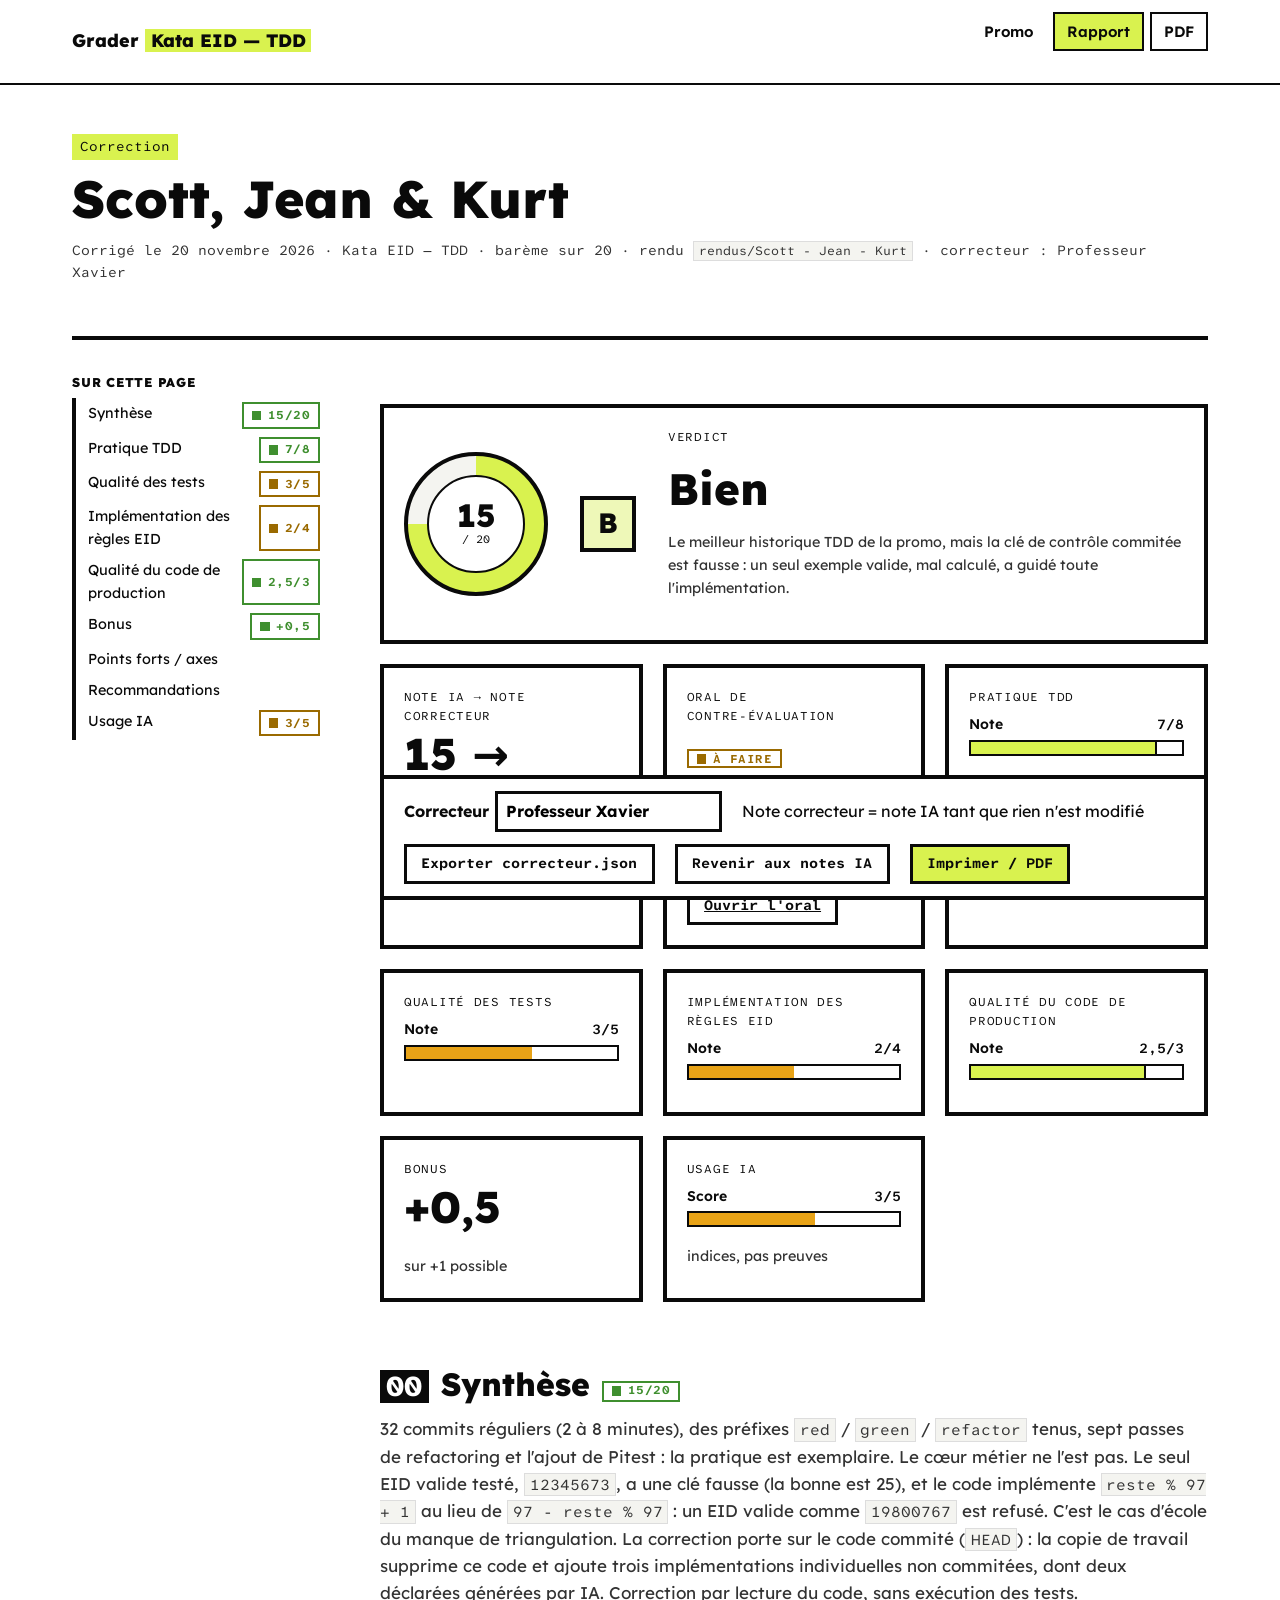
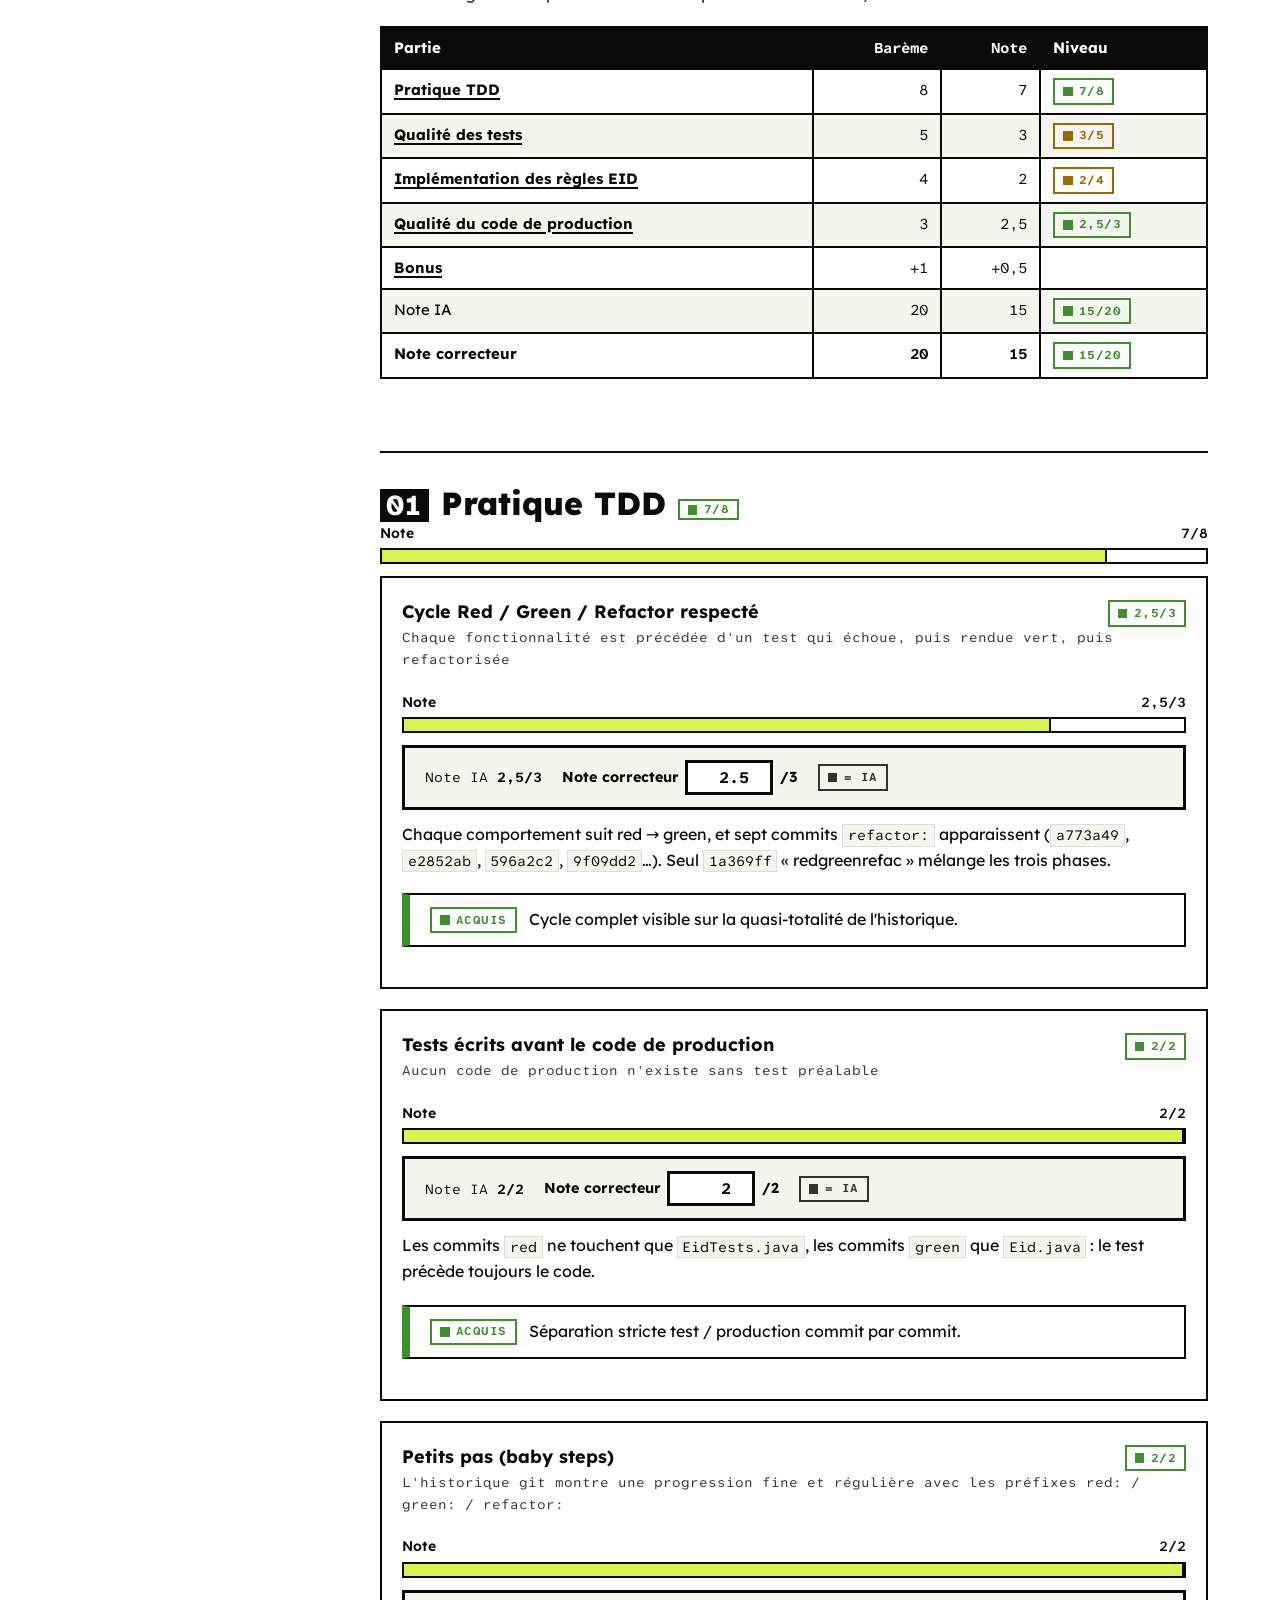
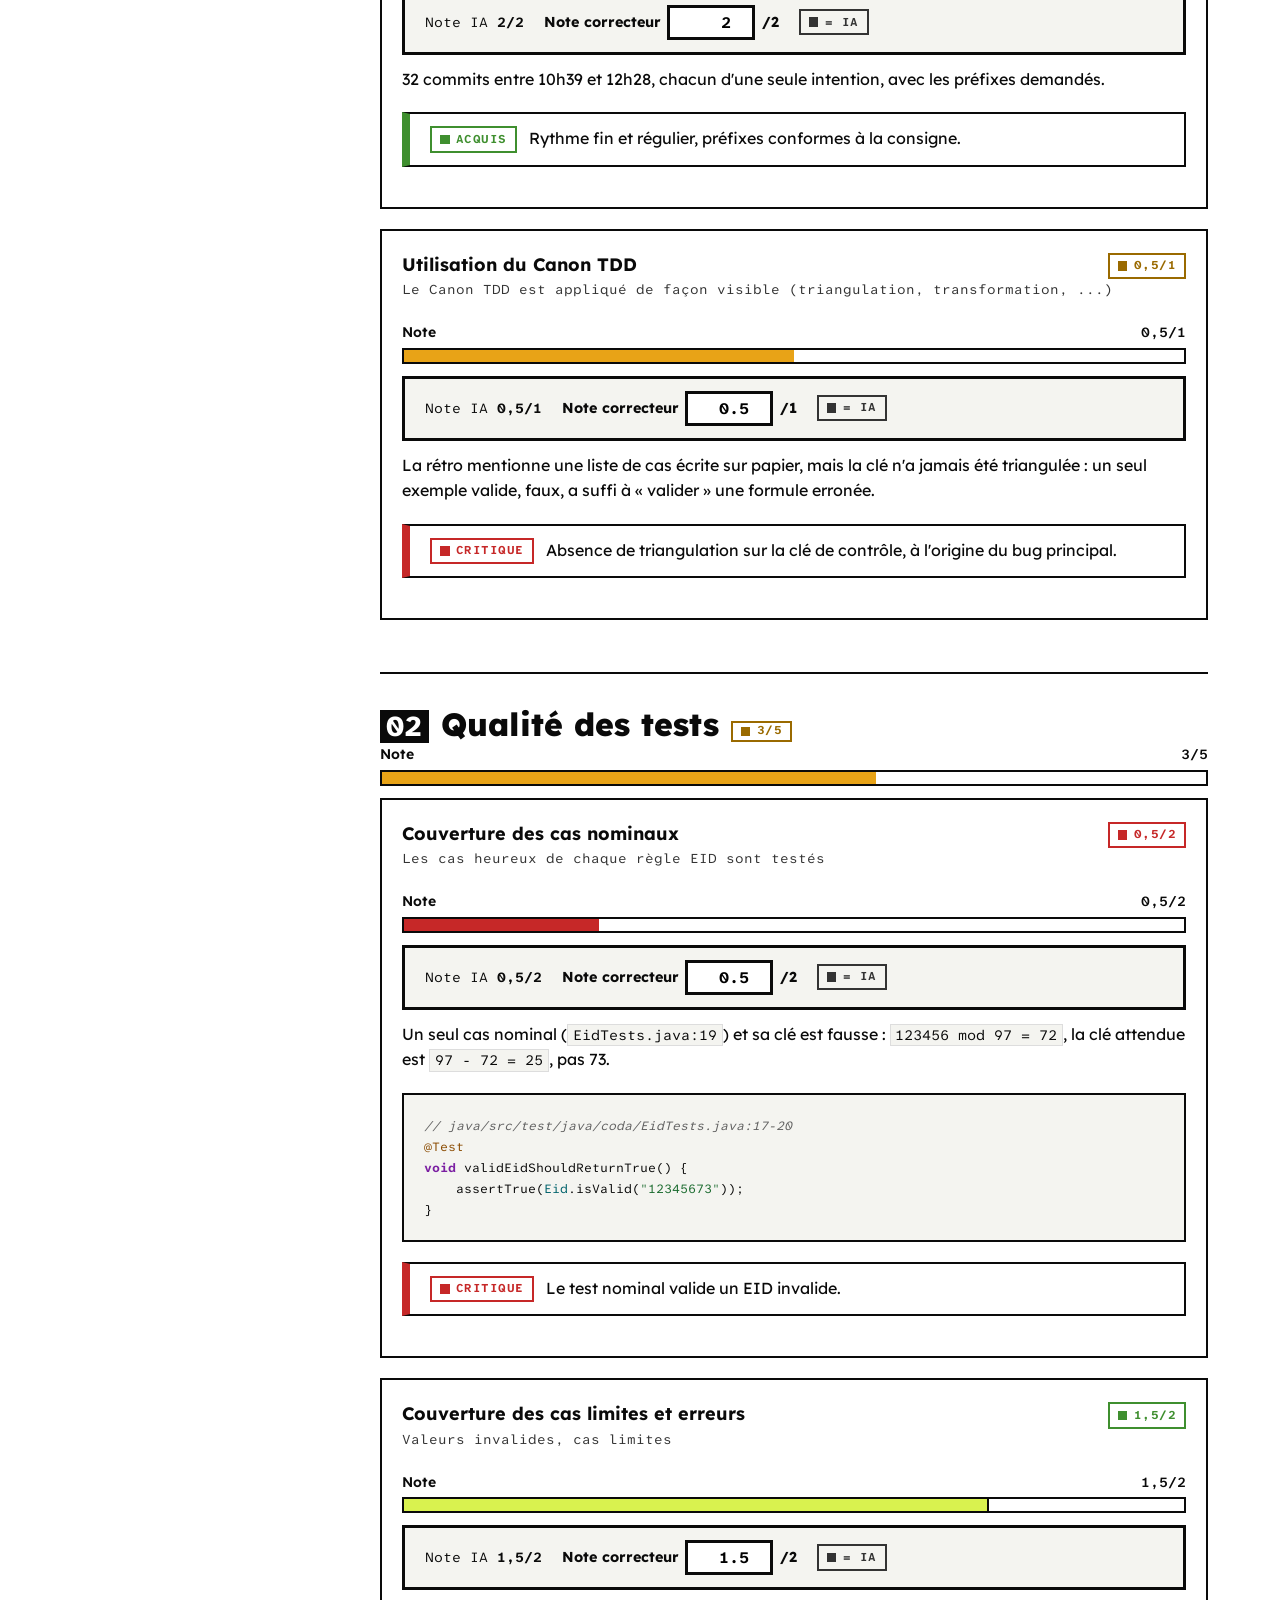
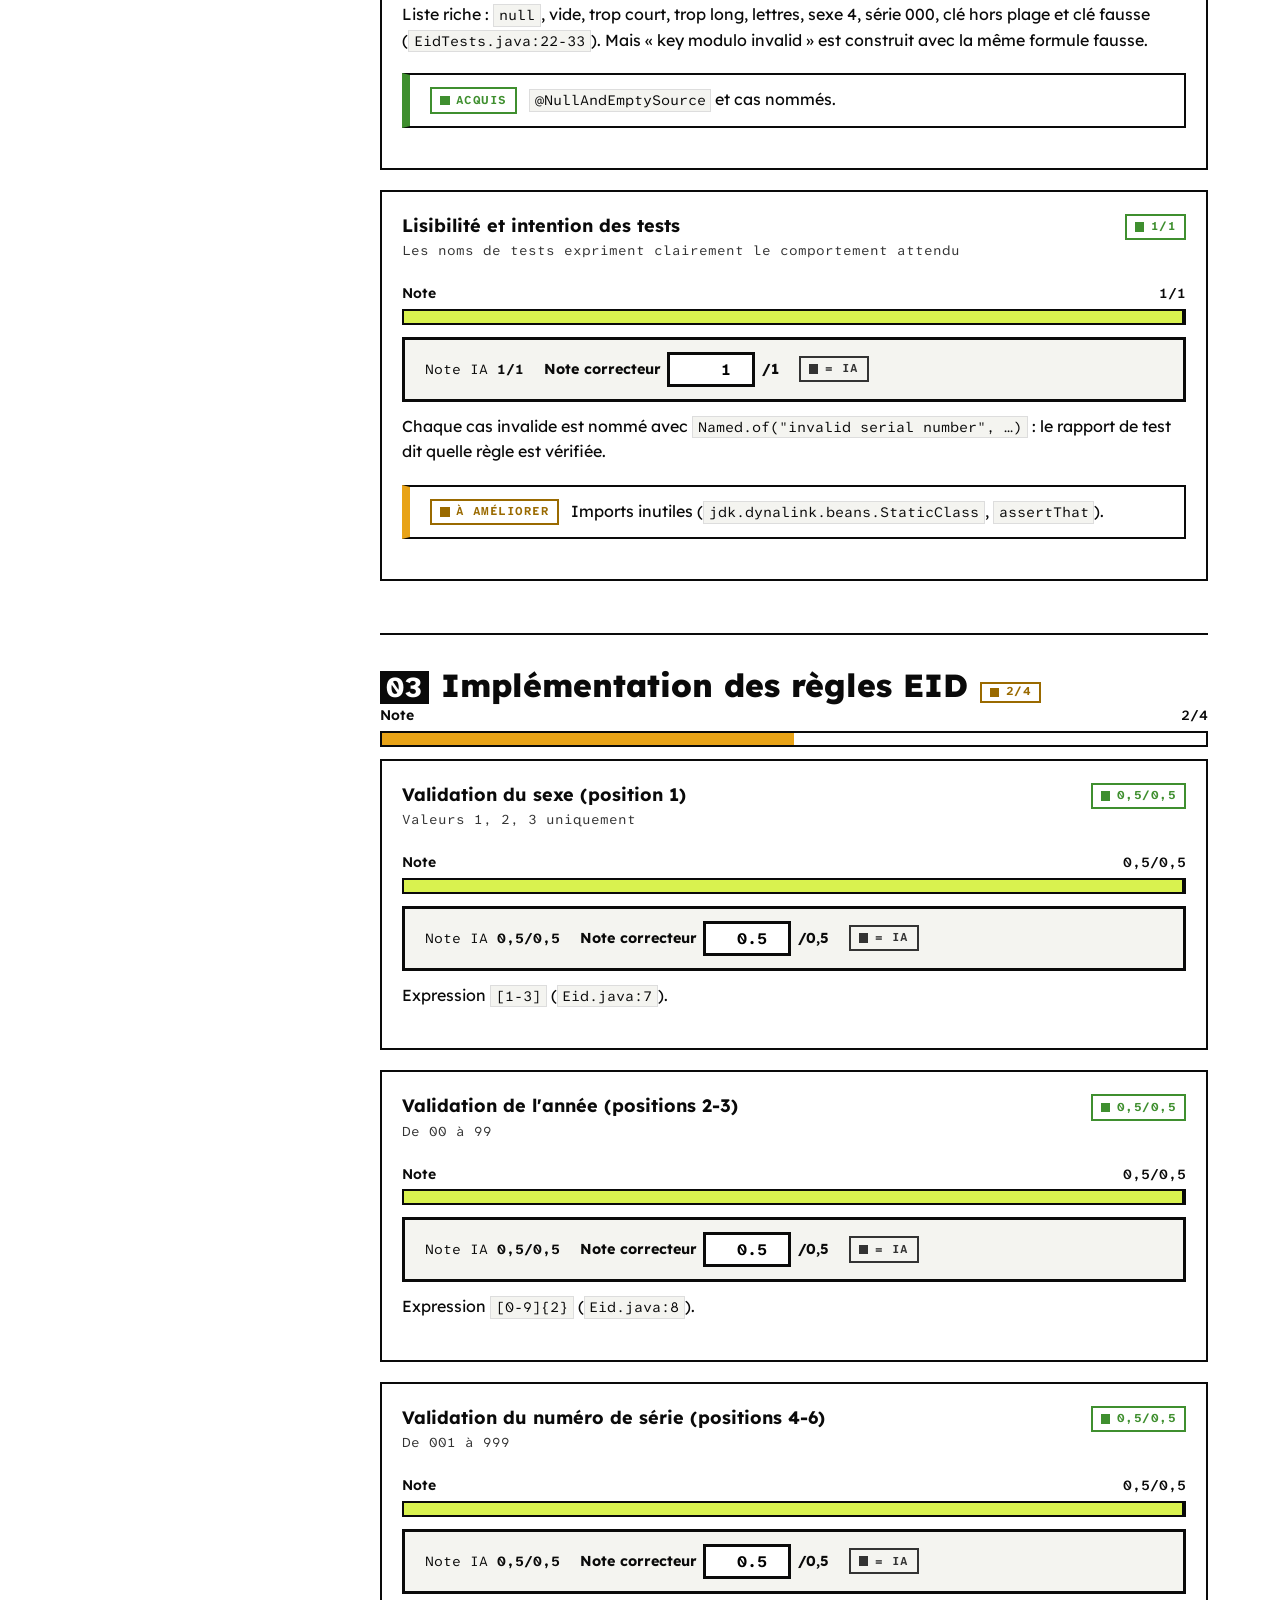
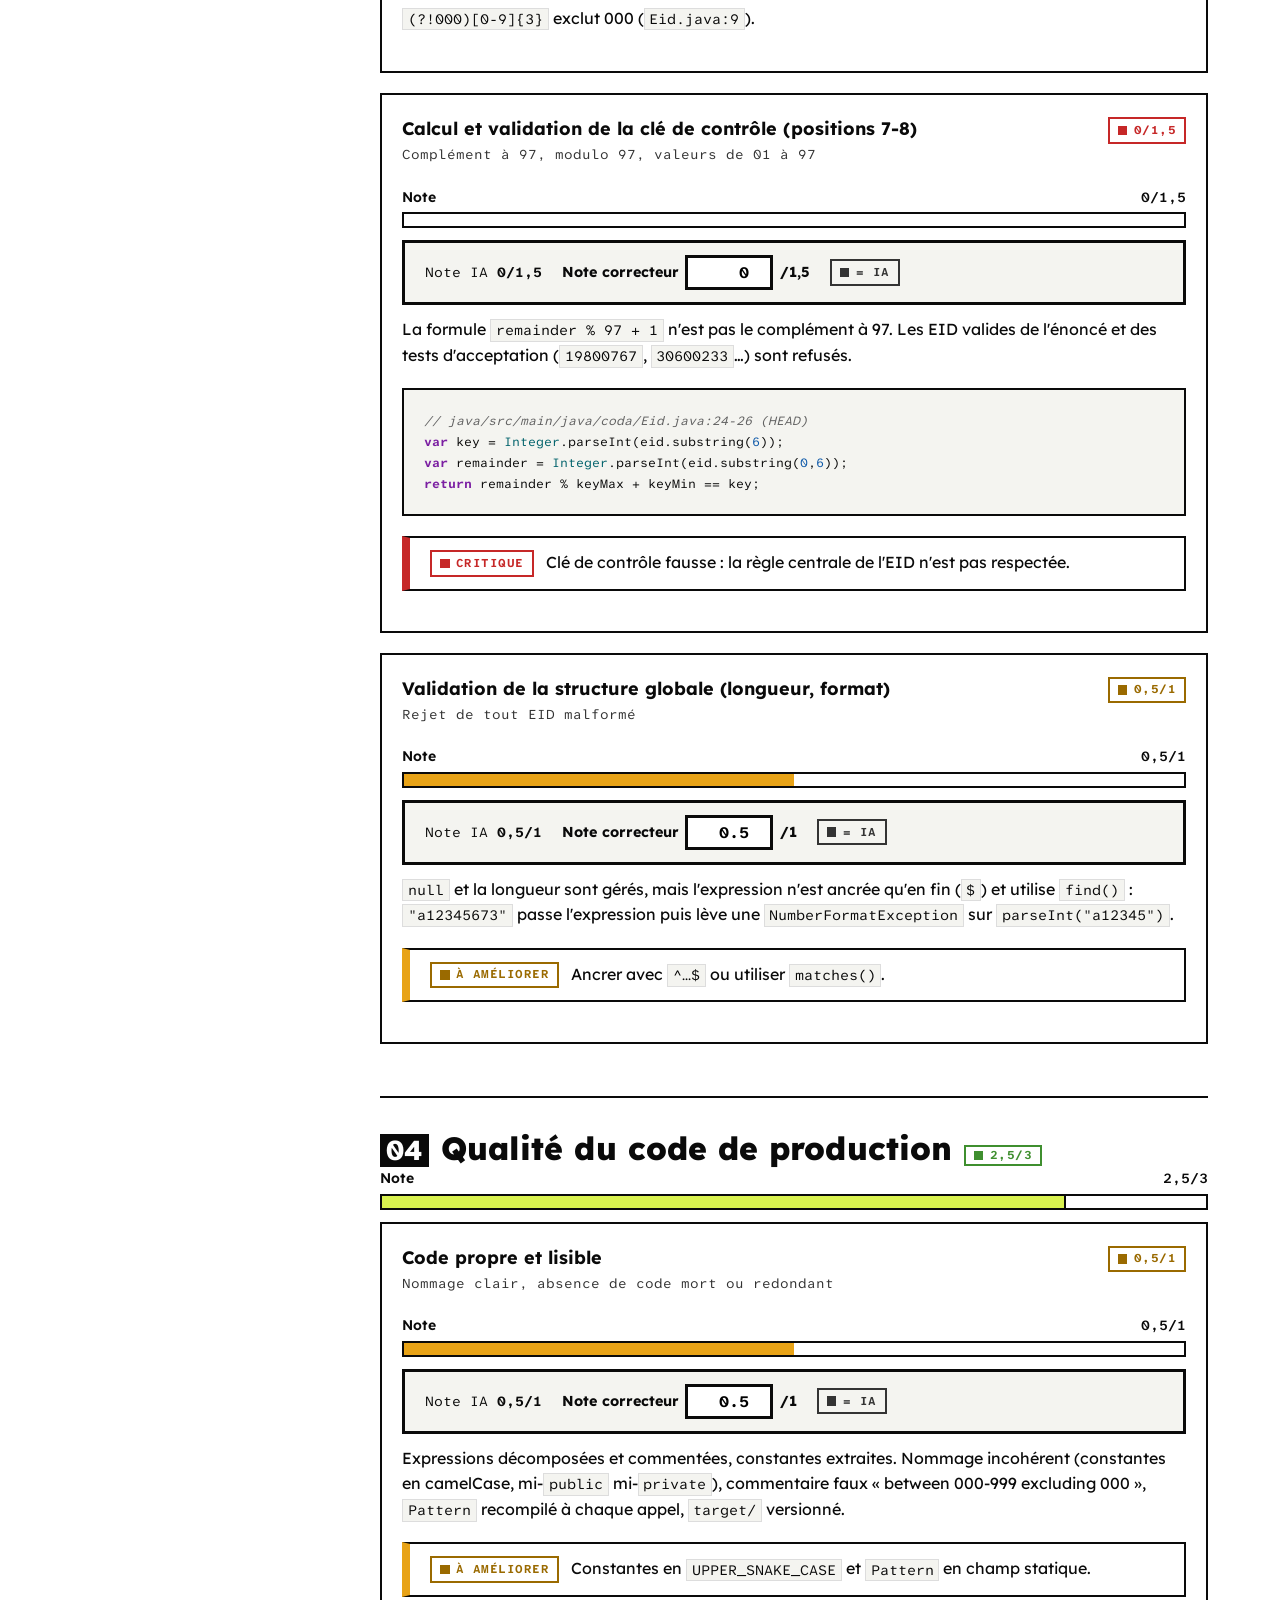
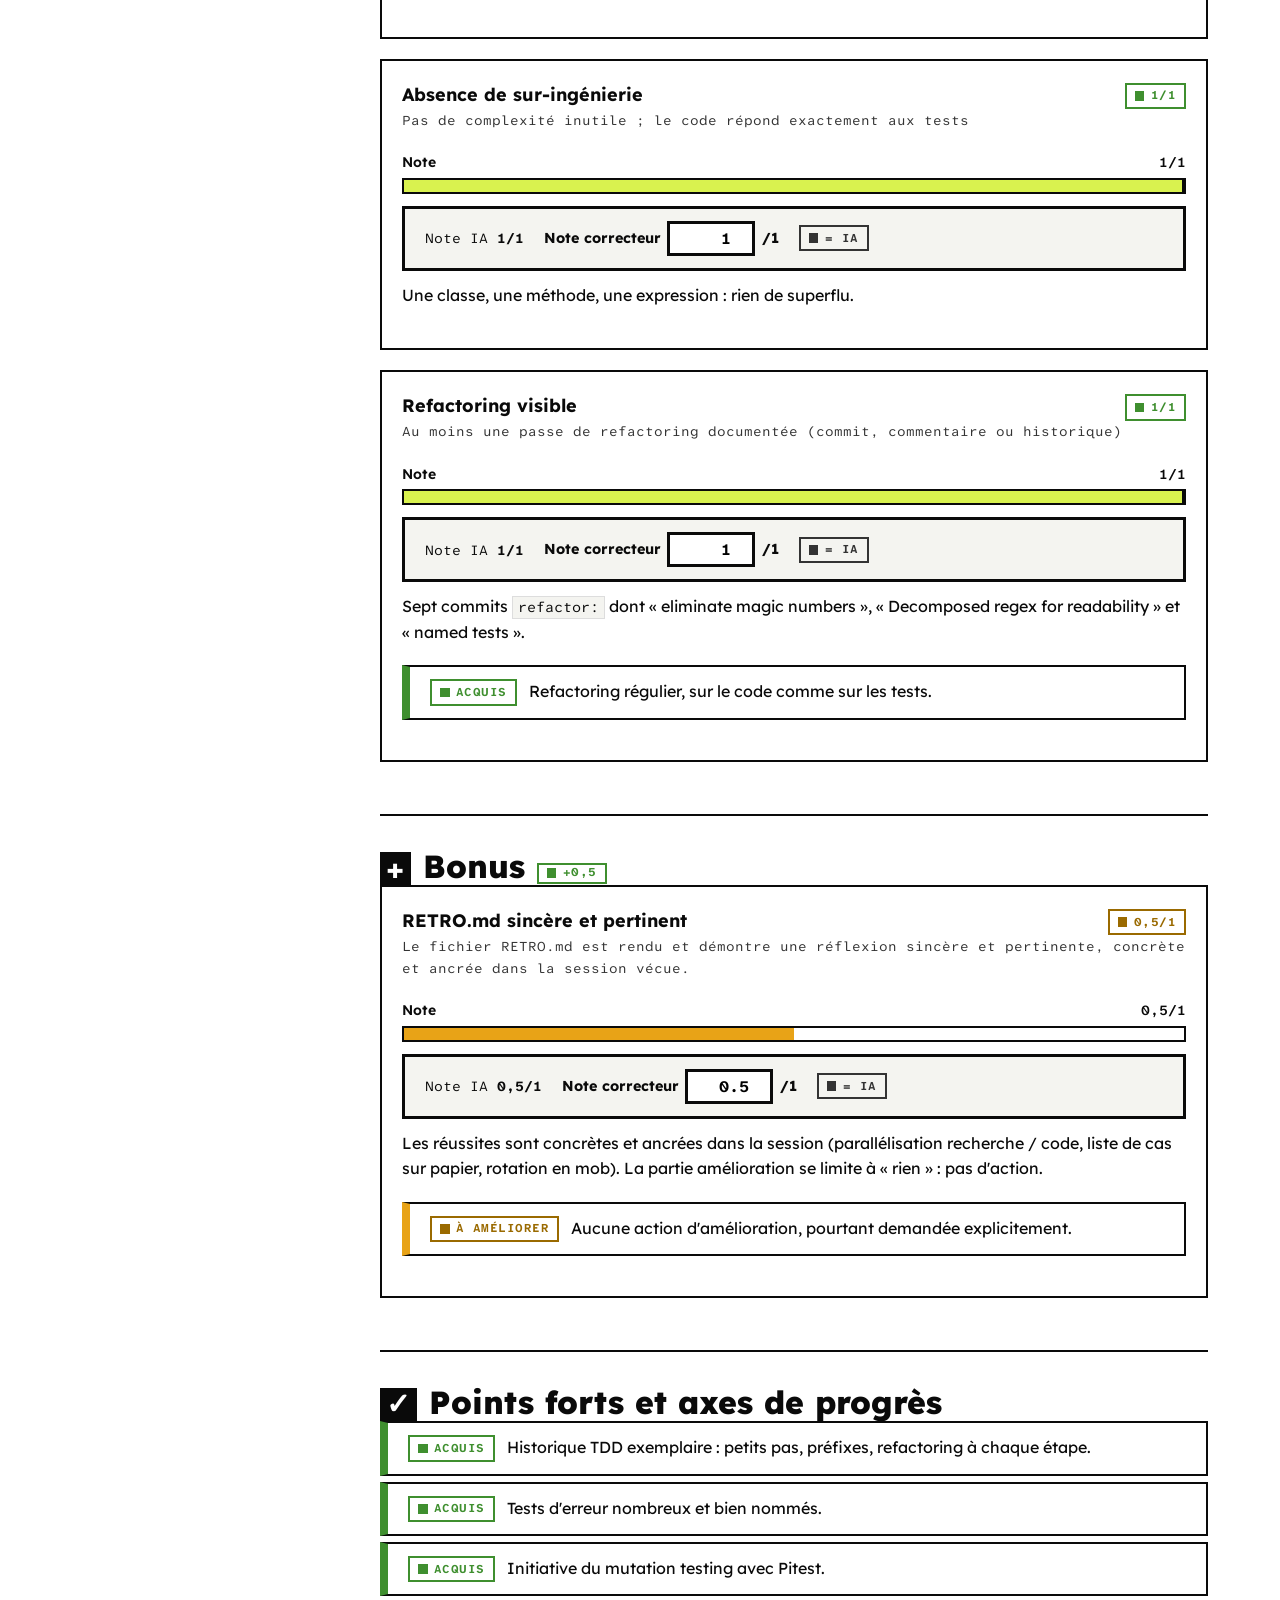
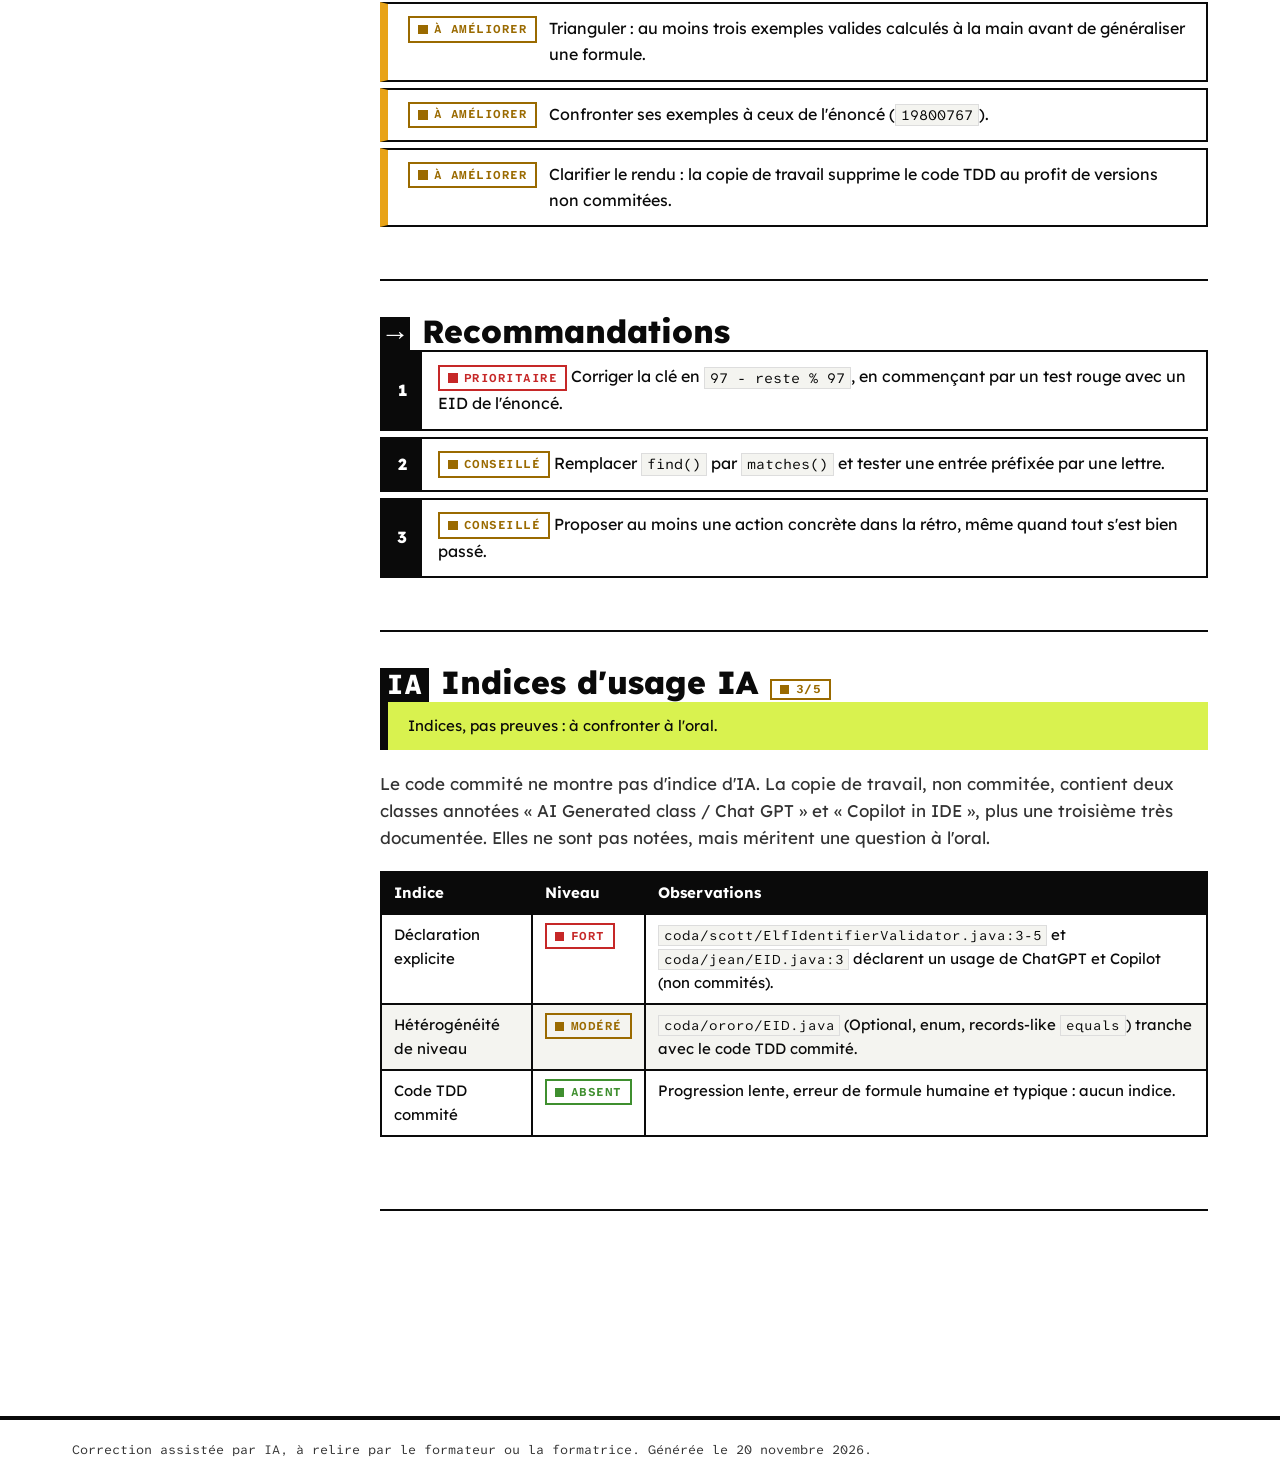
<file: samples/x-men/rendus/Scott - Jean - Kurt/correction/index.html>
<!DOCTYPE html>
<html lang="fr">
<head>
  <meta charset="utf-8">
  <meta name="viewport" content="width=device-width, initial-scale=1">
  <title>Scott, Jean &amp; Kurt — Grader — Kata EID — TDD</title>
  <link rel="preload" href="assets/fonts/lexend.woff2" as="font" type="font/woff2" crossorigin>
  <link rel="stylesheet" href="assets/report.css">
</head>
<body>
  <a class="skip-link" href="#main">Aller au contenu</a>
  <header class="site-header">
    <nav class="nav" aria-label="Rapport">
      <span class="nav__brand">Grader <span>Kata EID — TDD</span></span>
      <ul class="nav__menu"><li><a class="nav__link" href="../../../correction/index.html">Promo</a></li><li><a class="nav__link" href="index.html" aria-current="page">Rapport</a></li><li><a class="nav__link nav__link--pdf" href="#imprimer">PDF</a></li></ul>
    </nav>
  </header>
  <div class="container">
    <div class="hero">
      <span class="hero__eyebrow">Correction</span>
      <h1 class="hero__title">Scott, Jean &amp; Kurt</h1>
      <p class="hero__meta">Corrigé le 20 novembre 2026 · Kata EID — TDD · barème sur 20 · rendu <code>rendus/Scott - Jean - Kurt</code> · correcteur : <span id="meta-correcteur">Professeur Xavier</span></p>
    </div>
    <div class="layout layout--toc"><nav class="toc" aria-label="Sur cette page"><p class="toc__title">Sur cette page</p><ol><li><a href="#synthese"><span>Synthèse</span><span class="pill pill--ok" data-live="finale" data-sur="20">15/20</span></a></li><li><a href="#tdd"><span>Pratique TDD</span><span class="pill pill--ok" data-live="sec:tdd" data-sur="8">7/8</span></a></li><li><a href="#tests"><span>Qualité des tests</span><span class="pill pill--warning" data-live="sec:tests" data-sur="5">3/5</span></a></li><li><a href="#regles"><span>Implémentation des règles EID</span><span class="pill pill--warning" data-live="sec:regles" data-sur="4.0">2/4</span></a></li><li><a href="#code"><span>Qualité du code de production</span><span class="pill pill--ok" data-live="sec:code" data-sur="3">2,5/3</span></a></li><li><a href="#bonus"><span>Bonus</span><span class="pill pill--ok" data-live="bonus" data-fmt="bonus">+0,5</span></a></li><li><a href="#retours"><span>Points forts / axes</span></a></li><li><a href="#recommandations"><span>Recommandations</span></a></li><li><a href="#ia"><span>Usage IA</span><span class="pill pill--warning">3/5</span></a></li></ol></nav><main id="main"><div class="dashboard"><div class="card card--hero"><div class="dial dial--ok" data-live="finale" data-sur="20" role="meter" aria-valuemin="0" aria-valuemax="20" aria-valuenow="15.0" aria-label="Note finale sur 20" style="--value:75"><span class="dial__value">15</span><span class="dial__label">/ 20</span></div><div class="grade grade--b" data-live="grade" data-sur="20" aria-label="Grade B, Bien">B</div><div><p class="card__label">Verdict</p><p class="card__number" data-live="grade" data-sur="20" data-fmt="libelle">Bien</p><p class="card__desc">Le meilleur historique TDD de la promo, mais la clé de contrôle commitée est fausse : un seul exemple valide, mal calculé, a guidé toute l'implémentation.</p></div></div><div class="card"><span class="card__label">Note IA → note correcteur</span><p class="card__number">15 → <span data-live="finale" data-fmt="num">15</span><small>/20</small></p><span class="card__desc"><span class="pill pill--na" id="adj-count">0 note ajustée</span><span id="adj-by"></span></span></div><div class="card card--oral-report"><span class="card__label">Oral de contre-évaluation</span><p class="card__number"><span class="pill pill--warning" id="oral-report-pill">à faire</span></p><span class="card__desc" id="oral-report-desc">Indices d'usage IA élevés : un oral de contre-évaluation est prévu.</span><span class="oral-actions"><a class="btn" id="oral-report-link" href="../../../correction/oral.html#oral-scott-jean-kurt">Ouvrir l'oral</a><button type="button" class="btn" id="oral-trigger" hidden disabled>Déclencher un oral</button></span></div><a class="card" href="#tdd"><span class="card__label">Pratique TDD</span><div class="gauge gauge--ok" data-live="sec:tdd" data-sur="8" role="meter" aria-valuemin="0" aria-valuemax="8" aria-valuenow="7.0" aria-label="Pratique TDD sur 8" style="--value:88"><div class="gauge__head"><span>Note</span><span class="gauge__value">7/8</span></div><div class="gauge__track"><div class="gauge__fill"></div></div></div></a><a class="card" href="#tests"><span class="card__label">Qualité des tests</span><div class="gauge gauge--warning" data-live="sec:tests" data-sur="5" role="meter" aria-valuemin="0" aria-valuemax="5" aria-valuenow="3.0" aria-label="Qualité des tests sur 5" style="--value:60"><div class="gauge__head"><span>Note</span><span class="gauge__value">3/5</span></div><div class="gauge__track"><div class="gauge__fill"></div></div></div></a><a class="card" href="#regles"><span class="card__label">Implémentation des règles EID</span><div class="gauge gauge--warning" data-live="sec:regles" data-sur="4.0" role="meter" aria-valuemin="0" aria-valuemax="4.0" aria-valuenow="2.0" aria-label="Implémentation des règles EID sur 4" style="--value:50"><div class="gauge__head"><span>Note</span><span class="gauge__value">2/4</span></div><div class="gauge__track"><div class="gauge__fill"></div></div></div></a><a class="card" href="#code"><span class="card__label">Qualité du code de production</span><div class="gauge gauge--ok" data-live="sec:code" data-sur="3" role="meter" aria-valuemin="0" aria-valuemax="3" aria-valuenow="2.5" aria-label="Qualité du code de production sur 3" style="--value:83"><div class="gauge__head"><span>Note</span><span class="gauge__value">2,5/3</span></div><div class="gauge__track"><div class="gauge__fill"></div></div></div></a><a class="card" href="#bonus"><span class="card__label">Bonus</span><p class="card__number"><span data-live="bonus" data-fmt="bonus">+0,5</span></p><span class="card__desc">sur +1 possible</span></a><a class="card" href="#ia"><span class="card__label">Usage IA</span><div class="gauge gauge--warning" role="meter" aria-valuemin="1" aria-valuemax="5" aria-valuenow="3" aria-label="Score usage IA sur 5" style="--value:60"><div class="gauge__head"><span>Score</span><span class="gauge__value">3/5</span></div><div class="gauge__track"><div class="gauge__fill"></div></div></div><span class="card__desc">indices, pas preuves</span></a></div><section class="section" id="synthese" aria-labelledby="synthese-title"><h2 class="section__title" id="synthese-title"><span class="section__num">00</span> Synthèse <span class="pill pill--ok" data-live="finale" data-sur="20">15/20</span></h2><p class="section__summary">32 commits réguliers (2 à 8 minutes), des préfixes <code>red</code> / <code>green</code> / <code>refactor</code> tenus, sept passes de refactoring et l'ajout de Pitest : la pratique est exemplaire. Le cœur métier ne l'est pas. Le seul EID valide testé, <code>12345673</code>, a une clé fausse (la bonne est 25), et le code implémente <code>reste % 97 + 1</code> au lieu de <code>97 - reste % 97</code> : un EID valide comme <code>19800767</code> est refusé. C'est le cas d'école du manque de triangulation. La correction porte sur le code commité (<code>HEAD</code>) : la copie de travail supprime ce code et ajoute trois implémentations individuelles non commitées, dont deux déclarées générées par IA. Correction par lecture du code, sans exécution des tests.</p><div class="table-wrap"><table><thead><tr><th>Partie</th><th class="num">Barème</th><th class="num">Note</th><th>Niveau</th></tr></thead><tbody><tr><td><a href="#tdd">Pratique TDD</a></td><td class="num">8</td><td class="num"><span data-live="sec:tdd" data-fmt="num">7</span></td><td><span class="pill pill--ok" data-live="sec:tdd" data-sur="8">7/8</span></td></tr><tr><td><a href="#tests">Qualité des tests</a></td><td class="num">5</td><td class="num"><span data-live="sec:tests" data-fmt="num">3</span></td><td><span class="pill pill--warning" data-live="sec:tests" data-sur="5">3/5</span></td></tr><tr><td><a href="#regles">Implémentation des règles EID</a></td><td class="num">4</td><td class="num"><span data-live="sec:regles" data-fmt="num">2</span></td><td><span class="pill pill--warning" data-live="sec:regles" data-sur="4.0">2/4</span></td></tr><tr><td><a href="#code">Qualité du code de production</a></td><td class="num">3</td><td class="num"><span data-live="sec:code" data-fmt="num">2,5</span></td><td><span class="pill pill--ok" data-live="sec:code" data-sur="3">2,5/3</span></td></tr><tr><td><a href="#bonus">Bonus</a></td><td class="num">+1</td><td class="num"><span data-live="bonus" data-fmt="bonus">+0,5</span></td><td></td></tr><tr><td>Note IA</td><td class="num">20</td><td class="num">15</td><td><span class="pill pill--ok">15/20</span></td></tr><tr><td><strong>Note correcteur</strong></td><td class="num"><strong>20</strong></td><td class="num"><strong><span data-live="finale" data-fmt="num">15</span></strong></td><td><span class="pill pill--ok" data-live="finale" data-sur="20">15/20</span></td></tr></tbody></table></div></section><section class="section" id="tdd" aria-labelledby="tdd-title"><h2 class="section__title" id="tdd-title"><span class="section__num">01</span> Pratique TDD <span class="pill pill--ok" data-live="sec:tdd" data-sur="8">7/8</span></h2><div class="gauge gauge--ok" data-live="sec:tdd" data-sur="8" role="meter" aria-valuemin="0" aria-valuemax="8" aria-valuenow="7.0" aria-label="Pratique TDD" style="--value:88"><div class="gauge__head"><span>Note</span><span class="gauge__value">7/8</span></div><div class="gauge__track"><div class="gauge__fill"></div></div></div><article class="item" id="tdd-cycle"><div class="item__head"><h3 class="item__title">Cycle Red / Green / Refactor respecté</h3><span class="pill pill--ok" data-live="notes:tdd-cycle" data-sur="3">2,5/3</span></div><p class="item__loc">Chaque fonctionnalité est précédée d&#x27;un test qui échoue, puis rendue vert, puis refactorisée</p><div class="gauge gauge--ok" data-live="notes:tdd-cycle" data-sur="3" role="meter" aria-valuemin="0" aria-valuemax="3" aria-valuenow="2.5" aria-label="Cycle Red / Green / Refactor respecté : 2.5 sur 3" style="--value:83"><div class="gauge__head"><span>Note</span><span class="gauge__value">2,5/3</span></div><div class="gauge__track"><div class="gauge__fill"></div></div></div><div class="adjust" data-kind="notes" data-id="tdd-cycle" data-sur="3" data-ia="2.5" data-note="2.5"><div class="adjust__row"><span class="adjust__ia">Note IA <strong>2,5/3</strong></span><label class="adjust__field">Note correcteur <input type="number" min="0" max="3" step="0.25" value="2.5" disabled><span>/3</span></label><span class="adjust__state pill pill--na">= IA</span></div><label class="adjust__comment">Commentaire du correcteur (facultatif)<textarea rows="2" disabled placeholder="Pourquoi cette note ?"></textarea></label></div><p>Chaque comportement suit red → green, et sept commits <code>refactor:</code> apparaissent (<code>a773a49</code>, <code>e2852ab</code>, <code>596a2c2</code>, <code>9f09dd2</code>…). Seul <code>1a369ff</code> « redgreenrefac » mélange les trois phases.</p><ul class="signals"><li class="signal signal--ok"><span class="pill pill--ok">acquis</span><div>Cycle complet visible sur la quasi-totalité de l'historique.</div></li></ul></article><article class="item" id="tdd-test-first"><div class="item__head"><h3 class="item__title">Tests écrits avant le code de production</h3><span class="pill pill--ok" data-live="notes:tdd-test-first" data-sur="2">2/2</span></div><p class="item__loc">Aucun code de production n&#x27;existe sans test préalable</p><div class="gauge gauge--ok" data-live="notes:tdd-test-first" data-sur="2" role="meter" aria-valuemin="0" aria-valuemax="2" aria-valuenow="2" aria-label="Tests écrits avant le code de production : 2 sur 2" style="--value:100"><div class="gauge__head"><span>Note</span><span class="gauge__value">2/2</span></div><div class="gauge__track"><div class="gauge__fill"></div></div></div><div class="adjust" data-kind="notes" data-id="tdd-test-first" data-sur="2" data-ia="2" data-note="2"><div class="adjust__row"><span class="adjust__ia">Note IA <strong>2/2</strong></span><label class="adjust__field">Note correcteur <input type="number" min="0" max="2" step="0.25" value="2" disabled><span>/2</span></label><span class="adjust__state pill pill--na">= IA</span></div><label class="adjust__comment">Commentaire du correcteur (facultatif)<textarea rows="2" disabled placeholder="Pourquoi cette note ?"></textarea></label></div><p>Les commits <code>red</code> ne touchent que <code>EidTests.java</code>, les commits <code>green</code> que <code>Eid.java</code> : le test précède toujours le code.</p><ul class="signals"><li class="signal signal--ok"><span class="pill pill--ok">acquis</span><div>Séparation stricte test / production commit par commit.</div></li></ul></article><article class="item" id="tdd-baby-steps"><div class="item__head"><h3 class="item__title">Petits pas (baby steps)</h3><span class="pill pill--ok" data-live="notes:tdd-baby-steps" data-sur="2">2/2</span></div><p class="item__loc">L&#x27;historique git montre une progression fine et régulière avec les préfixes red: / green: / refactor:</p><div class="gauge gauge--ok" data-live="notes:tdd-baby-steps" data-sur="2" role="meter" aria-valuemin="0" aria-valuemax="2" aria-valuenow="2" aria-label="Petits pas (baby steps) : 2 sur 2" style="--value:100"><div class="gauge__head"><span>Note</span><span class="gauge__value">2/2</span></div><div class="gauge__track"><div class="gauge__fill"></div></div></div><div class="adjust" data-kind="notes" data-id="tdd-baby-steps" data-sur="2" data-ia="2" data-note="2"><div class="adjust__row"><span class="adjust__ia">Note IA <strong>2/2</strong></span><label class="adjust__field">Note correcteur <input type="number" min="0" max="2" step="0.25" value="2" disabled><span>/2</span></label><span class="adjust__state pill pill--na">= IA</span></div><label class="adjust__comment">Commentaire du correcteur (facultatif)<textarea rows="2" disabled placeholder="Pourquoi cette note ?"></textarea></label></div><p>32 commits entre 10h39 et 12h28, chacun d'une seule intention, avec les préfixes demandés.</p><ul class="signals"><li class="signal signal--ok"><span class="pill pill--ok">acquis</span><div>Rythme fin et régulier, préfixes conformes à la consigne.</div></li></ul></article><article class="item" id="tdd-canon"><div class="item__head"><h3 class="item__title">Utilisation du Canon TDD</h3><span class="pill pill--warning" data-live="notes:tdd-canon" data-sur="1">0,5/1</span></div><p class="item__loc">Le Canon TDD est appliqué de façon visible (triangulation, transformation, ...)</p><div class="gauge gauge--warning" data-live="notes:tdd-canon" data-sur="1" role="meter" aria-valuemin="0" aria-valuemax="1" aria-valuenow="0.5" aria-label="Utilisation du Canon TDD : 0.5 sur 1" style="--value:50"><div class="gauge__head"><span>Note</span><span class="gauge__value">0,5/1</span></div><div class="gauge__track"><div class="gauge__fill"></div></div></div><div class="adjust" data-kind="notes" data-id="tdd-canon" data-sur="1" data-ia="0.5" data-note="0.5"><div class="adjust__row"><span class="adjust__ia">Note IA <strong>0,5/1</strong></span><label class="adjust__field">Note correcteur <input type="number" min="0" max="1" step="0.25" value="0.5" disabled><span>/1</span></label><span class="adjust__state pill pill--na">= IA</span></div><label class="adjust__comment">Commentaire du correcteur (facultatif)<textarea rows="2" disabled placeholder="Pourquoi cette note ?"></textarea></label></div><p>La rétro mentionne une liste de cas écrite sur papier, mais la clé n'a jamais été triangulée : un seul exemple valide, faux, a suffi à « valider » une formule erronée.</p><ul class="signals"><li class="signal signal--critical"><span class="pill pill--critical">critique</span><div>Absence de triangulation sur la clé de contrôle, à l'origine du bug principal.</div></li></ul></article></section><section class="section" id="tests" aria-labelledby="tests-title"><h2 class="section__title" id="tests-title"><span class="section__num">02</span> Qualité des tests <span class="pill pill--warning" data-live="sec:tests" data-sur="5">3/5</span></h2><div class="gauge gauge--warning" data-live="sec:tests" data-sur="5" role="meter" aria-valuemin="0" aria-valuemax="5" aria-valuenow="3.0" aria-label="Qualité des tests" style="--value:60"><div class="gauge__head"><span>Note</span><span class="gauge__value">3/5</span></div><div class="gauge__track"><div class="gauge__fill"></div></div></div><article class="item" id="tests-nominaux"><div class="item__head"><h3 class="item__title">Couverture des cas nominaux</h3><span class="pill pill--critical" data-live="notes:tests-nominaux" data-sur="2">0,5/2</span></div><p class="item__loc">Les cas heureux de chaque règle EID sont testés</p><div class="gauge gauge--critical" data-live="notes:tests-nominaux" data-sur="2" role="meter" aria-valuemin="0" aria-valuemax="2" aria-valuenow="0.5" aria-label="Couverture des cas nominaux : 0.5 sur 2" style="--value:25"><div class="gauge__head"><span>Note</span><span class="gauge__value">0,5/2</span></div><div class="gauge__track"><div class="gauge__fill"></div></div></div><div class="adjust" data-kind="notes" data-id="tests-nominaux" data-sur="2" data-ia="0.5" data-note="0.5"><div class="adjust__row"><span class="adjust__ia">Note IA <strong>0,5/2</strong></span><label class="adjust__field">Note correcteur <input type="number" min="0" max="2" step="0.25" value="0.5" disabled><span>/2</span></label><span class="adjust__state pill pill--na">= IA</span></div><label class="adjust__comment">Commentaire du correcteur (facultatif)<textarea rows="2" disabled placeholder="Pourquoi cette note ?"></textarea></label></div><p>Un seul cas nominal (<code>EidTests.java:19</code>) et sa clé est fausse : <code>123456 mod 97 = 72</code>, la clé attendue est <code>97 - 72 = 25</code>, pas 73.</p><pre class="hl"><code><span class="hl-com">// java/src/test/java/coda/EidTests.java:17-20</span>
<span class="hl-ann">@Test</span>
<span class="hl-kw">void</span> validEidShouldReturnTrue() {
    assertTrue(<span class="hl-type">Eid</span>.isValid(<span class="hl-str">&quot;12345673&quot;</span>));
}</code></pre><ul class="signals"><li class="signal signal--critical"><span class="pill pill--critical">critique</span><div>Le test nominal valide un EID invalide.</div></li></ul></article><article class="item" id="tests-limites"><div class="item__head"><h3 class="item__title">Couverture des cas limites et erreurs</h3><span class="pill pill--ok" data-live="notes:tests-limites" data-sur="2">1,5/2</span></div><p class="item__loc">Valeurs invalides, cas limites</p><div class="gauge gauge--ok" data-live="notes:tests-limites" data-sur="2" role="meter" aria-valuemin="0" aria-valuemax="2" aria-valuenow="1.5" aria-label="Couverture des cas limites et erreurs : 1.5 sur 2" style="--value:75"><div class="gauge__head"><span>Note</span><span class="gauge__value">1,5/2</span></div><div class="gauge__track"><div class="gauge__fill"></div></div></div><div class="adjust" data-kind="notes" data-id="tests-limites" data-sur="2" data-ia="1.5" data-note="1.5"><div class="adjust__row"><span class="adjust__ia">Note IA <strong>1,5/2</strong></span><label class="adjust__field">Note correcteur <input type="number" min="0" max="2" step="0.25" value="1.5" disabled><span>/2</span></label><span class="adjust__state pill pill--na">= IA</span></div><label class="adjust__comment">Commentaire du correcteur (facultatif)<textarea rows="2" disabled placeholder="Pourquoi cette note ?"></textarea></label></div><p>Liste riche : <code>null</code>, vide, trop court, trop long, lettres, sexe 4, série 000, clé hors plage et clé fausse (<code>EidTests.java:22-33</code>). Mais « key modulo invalid » est construit avec la même formule fausse.</p><ul class="signals"><li class="signal signal--ok"><span class="pill pill--ok">acquis</span><div><code>@NullAndEmptySource</code> et cas nommés.</div></li></ul></article><article class="item" id="tests-lisibilite"><div class="item__head"><h3 class="item__title">Lisibilité et intention des tests</h3><span class="pill pill--ok" data-live="notes:tests-lisibilite" data-sur="1">1/1</span></div><p class="item__loc">Les noms de tests expriment clairement le comportement attendu</p><div class="gauge gauge--ok" data-live="notes:tests-lisibilite" data-sur="1" role="meter" aria-valuemin="0" aria-valuemax="1" aria-valuenow="1" aria-label="Lisibilité et intention des tests : 1 sur 1" style="--value:100"><div class="gauge__head"><span>Note</span><span class="gauge__value">1/1</span></div><div class="gauge__track"><div class="gauge__fill"></div></div></div><div class="adjust" data-kind="notes" data-id="tests-lisibilite" data-sur="1" data-ia="1" data-note="1"><div class="adjust__row"><span class="adjust__ia">Note IA <strong>1/1</strong></span><label class="adjust__field">Note correcteur <input type="number" min="0" max="1" step="0.25" value="1" disabled><span>/1</span></label><span class="adjust__state pill pill--na">= IA</span></div><label class="adjust__comment">Commentaire du correcteur (facultatif)<textarea rows="2" disabled placeholder="Pourquoi cette note ?"></textarea></label></div><p>Chaque cas invalide est nommé avec <code>Named.of("invalid serial number", …)</code> : le rapport de test dit quelle règle est vérifiée.</p><ul class="signals"><li class="signal signal--warning"><span class="pill pill--warning">à améliorer</span><div>Imports inutiles (<code>jdk.dynalink.beans.StaticClass</code>, <code>assertThat</code>).</div></li></ul></article></section><section class="section" id="regles" aria-labelledby="regles-title"><h2 class="section__title" id="regles-title"><span class="section__num">03</span> Implémentation des règles EID <span class="pill pill--warning" data-live="sec:regles" data-sur="4.0">2/4</span></h2><div class="gauge gauge--warning" data-live="sec:regles" data-sur="4.0" role="meter" aria-valuemin="0" aria-valuemax="4.0" aria-valuenow="2.0" aria-label="Implémentation des règles EID" style="--value:50"><div class="gauge__head"><span>Note</span><span class="gauge__value">2/4</span></div><div class="gauge__track"><div class="gauge__fill"></div></div></div><article class="item" id="regle-sexe"><div class="item__head"><h3 class="item__title">Validation du sexe (position 1)</h3><span class="pill pill--ok" data-live="notes:regle-sexe" data-sur="0.5">0,5/0,5</span></div><p class="item__loc">Valeurs 1, 2, 3 uniquement</p><div class="gauge gauge--ok" data-live="notes:regle-sexe" data-sur="0.5" role="meter" aria-valuemin="0" aria-valuemax="0.5" aria-valuenow="0.5" aria-label="Validation du sexe (position 1) : 0.5 sur 0.5" style="--value:100"><div class="gauge__head"><span>Note</span><span class="gauge__value">0,5/0,5</span></div><div class="gauge__track"><div class="gauge__fill"></div></div></div><div class="adjust" data-kind="notes" data-id="regle-sexe" data-sur="0.5" data-ia="0.5" data-note="0.5"><div class="adjust__row"><span class="adjust__ia">Note IA <strong>0,5/0,5</strong></span><label class="adjust__field">Note correcteur <input type="number" min="0" max="0.5" step="0.25" value="0.5" disabled><span>/0,5</span></label><span class="adjust__state pill pill--na">= IA</span></div><label class="adjust__comment">Commentaire du correcteur (facultatif)<textarea rows="2" disabled placeholder="Pourquoi cette note ?"></textarea></label></div><p>Expression <code>[1-3]</code> (<code>Eid.java:7</code>).</p></article><article class="item" id="regle-annee"><div class="item__head"><h3 class="item__title">Validation de l&#x27;année (positions 2-3)</h3><span class="pill pill--ok" data-live="notes:regle-annee" data-sur="0.5">0,5/0,5</span></div><p class="item__loc">De 00 à 99</p><div class="gauge gauge--ok" data-live="notes:regle-annee" data-sur="0.5" role="meter" aria-valuemin="0" aria-valuemax="0.5" aria-valuenow="0.5" aria-label="Validation de l&#x27;année (positions 2-3) : 0.5 sur 0.5" style="--value:100"><div class="gauge__head"><span>Note</span><span class="gauge__value">0,5/0,5</span></div><div class="gauge__track"><div class="gauge__fill"></div></div></div><div class="adjust" data-kind="notes" data-id="regle-annee" data-sur="0.5" data-ia="0.5" data-note="0.5"><div class="adjust__row"><span class="adjust__ia">Note IA <strong>0,5/0,5</strong></span><label class="adjust__field">Note correcteur <input type="number" min="0" max="0.5" step="0.25" value="0.5" disabled><span>/0,5</span></label><span class="adjust__state pill pill--na">= IA</span></div><label class="adjust__comment">Commentaire du correcteur (facultatif)<textarea rows="2" disabled placeholder="Pourquoi cette note ?"></textarea></label></div><p>Expression <code>[0-9]{2}</code> (<code>Eid.java:8</code>).</p></article><article class="item" id="regle-serie"><div class="item__head"><h3 class="item__title">Validation du numéro de série (positions 4-6)</h3><span class="pill pill--ok" data-live="notes:regle-serie" data-sur="0.5">0,5/0,5</span></div><p class="item__loc">De 001 à 999</p><div class="gauge gauge--ok" data-live="notes:regle-serie" data-sur="0.5" role="meter" aria-valuemin="0" aria-valuemax="0.5" aria-valuenow="0.5" aria-label="Validation du numéro de série (positions 4-6) : 0.5 sur 0.5" style="--value:100"><div class="gauge__head"><span>Note</span><span class="gauge__value">0,5/0,5</span></div><div class="gauge__track"><div class="gauge__fill"></div></div></div><div class="adjust" data-kind="notes" data-id="regle-serie" data-sur="0.5" data-ia="0.5" data-note="0.5"><div class="adjust__row"><span class="adjust__ia">Note IA <strong>0,5/0,5</strong></span><label class="adjust__field">Note correcteur <input type="number" min="0" max="0.5" step="0.25" value="0.5" disabled><span>/0,5</span></label><span class="adjust__state pill pill--na">= IA</span></div><label class="adjust__comment">Commentaire du correcteur (facultatif)<textarea rows="2" disabled placeholder="Pourquoi cette note ?"></textarea></label></div><p><code>(?!000)[0-9]{3}</code> exclut 000 (<code>Eid.java:9</code>).</p></article><article class="item" id="regle-cle"><div class="item__head"><h3 class="item__title">Calcul et validation de la clé de contrôle (positions 7-8)</h3><span class="pill pill--critical" data-live="notes:regle-cle" data-sur="1.5">0/1,5</span></div><p class="item__loc">Complément à 97, modulo 97, valeurs de 01 à 97</p><div class="gauge gauge--critical" data-live="notes:regle-cle" data-sur="1.5" role="meter" aria-valuemin="0" aria-valuemax="1.5" aria-valuenow="0" aria-label="Calcul et validation de la clé de contrôle (positions 7-8) : 0 sur 1.5" style="--value:0"><div class="gauge__head"><span>Note</span><span class="gauge__value">0/1,5</span></div><div class="gauge__track"><div class="gauge__fill"></div></div></div><div class="adjust" data-kind="notes" data-id="regle-cle" data-sur="1.5" data-ia="0" data-note="0"><div class="adjust__row"><span class="adjust__ia">Note IA <strong>0/1,5</strong></span><label class="adjust__field">Note correcteur <input type="number" min="0" max="1.5" step="0.25" value="0" disabled><span>/1,5</span></label><span class="adjust__state pill pill--na">= IA</span></div><label class="adjust__comment">Commentaire du correcteur (facultatif)<textarea rows="2" disabled placeholder="Pourquoi cette note ?"></textarea></label></div><p>La formule <code>remainder % 97 + 1</code> n'est pas le complément à 97. Les EID valides de l'énoncé et des tests d'acceptation (<code>19800767</code>, <code>30600233</code>…) sont refusés.</p><pre class="hl"><code><span class="hl-com">// java/src/main/java/coda/Eid.java:24-26 (HEAD)</span>
<span class="hl-kw">var</span> key = <span class="hl-type">Integer</span>.parseInt(eid.substring(<span class="hl-num">6</span>));
<span class="hl-kw">var</span> remainder = <span class="hl-type">Integer</span>.parseInt(eid.substring(<span class="hl-num">0</span>,<span class="hl-num">6</span>));
<span class="hl-kw">return</span> remainder % keyMax + keyMin == key;</code></pre><ul class="signals"><li class="signal signal--critical"><span class="pill pill--critical">critique</span><div>Clé de contrôle fausse : la règle centrale de l'EID n'est pas respectée.</div></li></ul></article><article class="item" id="regle-structure"><div class="item__head"><h3 class="item__title">Validation de la structure globale (longueur, format)</h3><span class="pill pill--warning" data-live="notes:regle-structure" data-sur="1">0,5/1</span></div><p class="item__loc">Rejet de tout EID malformé</p><div class="gauge gauge--warning" data-live="notes:regle-structure" data-sur="1" role="meter" aria-valuemin="0" aria-valuemax="1" aria-valuenow="0.5" aria-label="Validation de la structure globale (longueur, format) : 0.5 sur 1" style="--value:50"><div class="gauge__head"><span>Note</span><span class="gauge__value">0,5/1</span></div><div class="gauge__track"><div class="gauge__fill"></div></div></div><div class="adjust" data-kind="notes" data-id="regle-structure" data-sur="1" data-ia="0.5" data-note="0.5"><div class="adjust__row"><span class="adjust__ia">Note IA <strong>0,5/1</strong></span><label class="adjust__field">Note correcteur <input type="number" min="0" max="1" step="0.25" value="0.5" disabled><span>/1</span></label><span class="adjust__state pill pill--na">= IA</span></div><label class="adjust__comment">Commentaire du correcteur (facultatif)<textarea rows="2" disabled placeholder="Pourquoi cette note ?"></textarea></label></div><p><code>null</code> et la longueur sont gérés, mais l'expression n'est ancrée qu'en fin (<code>$</code>) et utilise <code>find()</code> : <code>"a12345673"</code> passe l'expression puis lève une <code>NumberFormatException</code> sur <code>parseInt("a12345")</code>.</p><ul class="signals"><li class="signal signal--warning"><span class="pill pill--warning">à améliorer</span><div>Ancrer avec <code>^…$</code> ou utiliser <code>matches()</code>.</div></li></ul></article></section><section class="section" id="code" aria-labelledby="code-title"><h2 class="section__title" id="code-title"><span class="section__num">04</span> Qualité du code de production <span class="pill pill--ok" data-live="sec:code" data-sur="3">2,5/3</span></h2><div class="gauge gauge--ok" data-live="sec:code" data-sur="3" role="meter" aria-valuemin="0" aria-valuemax="3" aria-valuenow="2.5" aria-label="Qualité du code de production" style="--value:83"><div class="gauge__head"><span>Note</span><span class="gauge__value">2,5/3</span></div><div class="gauge__track"><div class="gauge__fill"></div></div></div><article class="item" id="code-propre"><div class="item__head"><h3 class="item__title">Code propre et lisible</h3><span class="pill pill--warning" data-live="notes:code-propre" data-sur="1">0,5/1</span></div><p class="item__loc">Nommage clair, absence de code mort ou redondant</p><div class="gauge gauge--warning" data-live="notes:code-propre" data-sur="1" role="meter" aria-valuemin="0" aria-valuemax="1" aria-valuenow="0.5" aria-label="Code propre et lisible : 0.5 sur 1" style="--value:50"><div class="gauge__head"><span>Note</span><span class="gauge__value">0,5/1</span></div><div class="gauge__track"><div class="gauge__fill"></div></div></div><div class="adjust" data-kind="notes" data-id="code-propre" data-sur="1" data-ia="0.5" data-note="0.5"><div class="adjust__row"><span class="adjust__ia">Note IA <strong>0,5/1</strong></span><label class="adjust__field">Note correcteur <input type="number" min="0" max="1" step="0.25" value="0.5" disabled><span>/1</span></label><span class="adjust__state pill pill--na">= IA</span></div><label class="adjust__comment">Commentaire du correcteur (facultatif)<textarea rows="2" disabled placeholder="Pourquoi cette note ?"></textarea></label></div><p>Expressions décomposées et commentées, constantes extraites. Nommage incohérent (constantes en camelCase, mi-<code>public</code> mi-<code>private</code>), commentaire faux « between 000-999 excluding 000 », <code>Pattern</code> recompilé à chaque appel, <code>target/</code> versionné.</p><ul class="signals"><li class="signal signal--warning"><span class="pill pill--warning">à améliorer</span><div>Constantes en <code>UPPER_SNAKE_CASE</code> et <code>Pattern</code> en champ statique.</div></li></ul></article><article class="item" id="code-simple"><div class="item__head"><h3 class="item__title">Absence de sur-ingénierie</h3><span class="pill pill--ok" data-live="notes:code-simple" data-sur="1">1/1</span></div><p class="item__loc">Pas de complexité inutile ; le code répond exactement aux tests</p><div class="gauge gauge--ok" data-live="notes:code-simple" data-sur="1" role="meter" aria-valuemin="0" aria-valuemax="1" aria-valuenow="1" aria-label="Absence de sur-ingénierie : 1 sur 1" style="--value:100"><div class="gauge__head"><span>Note</span><span class="gauge__value">1/1</span></div><div class="gauge__track"><div class="gauge__fill"></div></div></div><div class="adjust" data-kind="notes" data-id="code-simple" data-sur="1" data-ia="1" data-note="1"><div class="adjust__row"><span class="adjust__ia">Note IA <strong>1/1</strong></span><label class="adjust__field">Note correcteur <input type="number" min="0" max="1" step="0.25" value="1" disabled><span>/1</span></label><span class="adjust__state pill pill--na">= IA</span></div><label class="adjust__comment">Commentaire du correcteur (facultatif)<textarea rows="2" disabled placeholder="Pourquoi cette note ?"></textarea></label></div><p>Une classe, une méthode, une expression : rien de superflu.</p></article><article class="item" id="code-refactoring"><div class="item__head"><h3 class="item__title">Refactoring visible</h3><span class="pill pill--ok" data-live="notes:code-refactoring" data-sur="1">1/1</span></div><p class="item__loc">Au moins une passe de refactoring documentée (commit, commentaire ou historique)</p><div class="gauge gauge--ok" data-live="notes:code-refactoring" data-sur="1" role="meter" aria-valuemin="0" aria-valuemax="1" aria-valuenow="1" aria-label="Refactoring visible : 1 sur 1" style="--value:100"><div class="gauge__head"><span>Note</span><span class="gauge__value">1/1</span></div><div class="gauge__track"><div class="gauge__fill"></div></div></div><div class="adjust" data-kind="notes" data-id="code-refactoring" data-sur="1" data-ia="1" data-note="1"><div class="adjust__row"><span class="adjust__ia">Note IA <strong>1/1</strong></span><label class="adjust__field">Note correcteur <input type="number" min="0" max="1" step="0.25" value="1" disabled><span>/1</span></label><span class="adjust__state pill pill--na">= IA</span></div><label class="adjust__comment">Commentaire du correcteur (facultatif)<textarea rows="2" disabled placeholder="Pourquoi cette note ?"></textarea></label></div><p>Sept commits <code>refactor:</code> dont « eliminate magic numbers », « Decomposed regex for readability » et « named tests ».</p><ul class="signals"><li class="signal signal--ok"><span class="pill pill--ok">acquis</span><div>Refactoring régulier, sur le code comme sur les tests.</div></li></ul></article></section><section class="section" id="bonus" aria-labelledby="bonus-title"><h2 class="section__title" id="bonus-title"><span class="section__num">+</span> Bonus <span class="pill pill--ok" data-live="bonus" data-fmt="bonus">+0,5</span></h2><article class="item" id="retro"><div class="item__head"><h3 class="item__title">RETRO.md sincère et pertinent</h3><span class="pill pill--warning" data-live="bonus:retro" data-sur="1">0,5/1</span></div><p class="item__loc">Le fichier RETRO.md est rendu et démontre une réflexion sincère et pertinente, concrète et ancrée dans la session vécue.</p><div class="gauge gauge--warning" data-live="bonus:retro" data-sur="1" role="meter" aria-valuemin="0" aria-valuemax="1" aria-valuenow="0.5" aria-label="RETRO.md sincère et pertinent : 0.5 sur 1" style="--value:50"><div class="gauge__head"><span>Note</span><span class="gauge__value">0,5/1</span></div><div class="gauge__track"><div class="gauge__fill"></div></div></div><div class="adjust" data-kind="bonus" data-id="retro" data-sur="1" data-ia="0.5" data-note="0.5"><div class="adjust__row"><span class="adjust__ia">Note IA <strong>0,5/1</strong></span><label class="adjust__field">Note correcteur <input type="number" min="0" max="1" step="0.25" value="0.5" disabled><span>/1</span></label><span class="adjust__state pill pill--na">= IA</span></div><label class="adjust__comment">Commentaire du correcteur (facultatif)<textarea rows="2" disabled placeholder="Pourquoi cette note ?"></textarea></label></div><p>Les réussites sont concrètes et ancrées dans la session (parallélisation recherche / code, liste de cas sur papier, rotation en mob). La partie amélioration se limite à « rien » : pas d'action.</p><ul class="signals"><li class="signal signal--warning"><span class="pill pill--warning">à améliorer</span><div>Aucune action d'amélioration, pourtant demandée explicitement.</div></li></ul></article></section><section class="section" id="retours" aria-labelledby="retours-title"><h2 class="section__title" id="retours-title"><span class="section__num">✓</span> Points forts et axes de progrès</h2><ul class="signals"><li class="signal signal--ok"><span class="pill pill--ok">acquis</span><div>Historique TDD exemplaire : petits pas, préfixes, refactoring à chaque étape.</div></li><li class="signal signal--ok"><span class="pill pill--ok">acquis</span><div>Tests d'erreur nombreux et bien nommés.</div></li><li class="signal signal--ok"><span class="pill pill--ok">acquis</span><div>Initiative du mutation testing avec Pitest.</div></li><li class="signal signal--warning"><span class="pill pill--warning">à améliorer</span><div>Trianguler : au moins trois exemples valides calculés à la main avant de généraliser une formule.</div></li><li class="signal signal--warning"><span class="pill pill--warning">à améliorer</span><div>Confronter ses exemples à ceux de l'énoncé (<code>19800767</code>).</div></li><li class="signal signal--warning"><span class="pill pill--warning">à améliorer</span><div>Clarifier le rendu : la copie de travail supprime le code TDD au profit de versions non commitées.</div></li></ul></section><section class="section" id="recommandations" aria-labelledby="recommandations-title"><h2 class="section__title" id="recommandations-title"><span class="section__num">→</span> Recommandations</h2><ol class="steps"><li><span class="pill pill--critical">prioritaire</span> Corriger la clé en <code>97 - reste % 97</code>, en commençant par un test rouge avec un EID de l'énoncé.</li><li><span class="pill pill--warning">conseillé</span> Remplacer <code>find()</code> par <code>matches()</code> et tester une entrée préfixée par une lettre.</li><li><span class="pill pill--warning">conseillé</span> Proposer au moins une action concrète dans la rétro, même quand tout s'est bien passé.</li></ol></section><section class="section" id="ia" aria-labelledby="ia-title"><h2 class="section__title" id="ia-title"><span class="section__num">IA</span> Indices d'usage IA <span class="pill pill--warning">3/5</span></h2><p class="callout">Indices, pas preuves : à confronter à l'oral.</p><p class="section__summary">Le code commité ne montre pas d'indice d'IA. La copie de travail, non commitée, contient deux classes annotées « AI Generated class / Chat GPT » et « Copilot in IDE », plus une troisième très documentée. Elles ne sont pas notées, mais méritent une question à l'oral.</p><div class="table-wrap"><table><thead><tr><th>Indice</th><th>Niveau</th><th>Observations</th></tr></thead><tbody><tr><td>Déclaration explicite</td><td><span class="pill pill--critical">Fort</span></td><td><code>coda/scott/ElfIdentifierValidator.java:3-5</code> et <code>coda/jean/EID.java:3</code> déclarent un usage de ChatGPT et Copilot (non commités).</td></tr><tr><td>Hétérogénéité de niveau</td><td><span class="pill pill--warning">Modéré</span></td><td><code>coda/ororo/EID.java</code> (Optional, enum, records-like <code>equals</code>) tranche avec le code TDD commité.</td></tr><tr><td>Code TDD commité</td><td><span class="pill pill--ok">Absent</span></td><td>Progression lente, erreur de formule humaine et typique : aucun indice.</td></tr></tbody></table></div></section>
<div class="adjust-bar" id="adjust-bar" data-mode="readonly" role="region" aria-label="Ajustement des notes">
  <p class="adjust-bar__readonly">Activez JavaScript pour ajuster les notes.</p>
  <div class="adjust-bar__edit">
    <label>Correcteur <input id="adj-who" type="text" autocomplete="name" placeholder="Prénom Nom"></label>
    <span id="adj-status" aria-live="polite"></span>
    <button type="button" id="adj-export" class="btn">Exporter correcteur.json</button>
    <button type="button" id="adj-reset" class="btn">Revenir aux notes IA</button>
    <button type="button" id="adj-print" class="btn btn--primary">Imprimer / PDF</button>
  </div>
</div>
<script type="application/json" id="grader-data">{"page":"report","bareme":{"titre":"Kata EID — TDD","sur":20,"plafonner":true,"ramener_sur":null,"sections":[{"id":"tdd","criteres":[{"id":"tdd-cycle","sur":3},{"id":"tdd-test-first","sur":2},{"id":"tdd-baby-steps","sur":2},{"id":"tdd-canon","sur":1}]},{"id":"tests","criteres":[{"id":"tests-nominaux","sur":2},{"id":"tests-limites","sur":2},{"id":"tests-lisibilite","sur":1}]},{"id":"regles","criteres":[{"id":"regle-sexe","sur":0.5},{"id":"regle-annee","sur":0.5},{"id":"regle-serie","sur":0.5},{"id":"regle-cle","sur":1.5},{"id":"regle-structure","sur":1}]},{"id":"code","criteres":[{"id":"code-propre","sur":1},{"id":"code-simple","sur":1},{"id":"code-refactoring","sur":1}]}],"bonus":[{"id":"retro","sur":1}],"malus":[]},"rendu":"rendus/Scott - Jean - Kurt","ia":{"notes":{"tdd-cycle":2.5,"tdd-test-first":2,"tdd-baby-steps":2,"tdd-canon":0.5,"tests-nominaux":0.5,"tests-limites":1.5,"tests-lisibilite":1,"regle-sexe":0.5,"regle-annee":0.5,"regle-serie":0.5,"regle-cle":0,"regle-structure":0.5,"code-propre":0.5,"code-simple":1,"code-refactoring":1},"bonus":{"retro":0.5},"malus":{}},"baked":null,"correcteur":"Professeur Xavier","oral_prevu":true}</script><script src="assets/grader.js"></script></main></div>
  </div>
  <footer class="site-footer">
    <div class="container">Correction assistée par IA, à relire par le formateur ou la formatrice. Générée le 20 novembre 2026.</div>
  </footer>
</body>
</html>
</file>
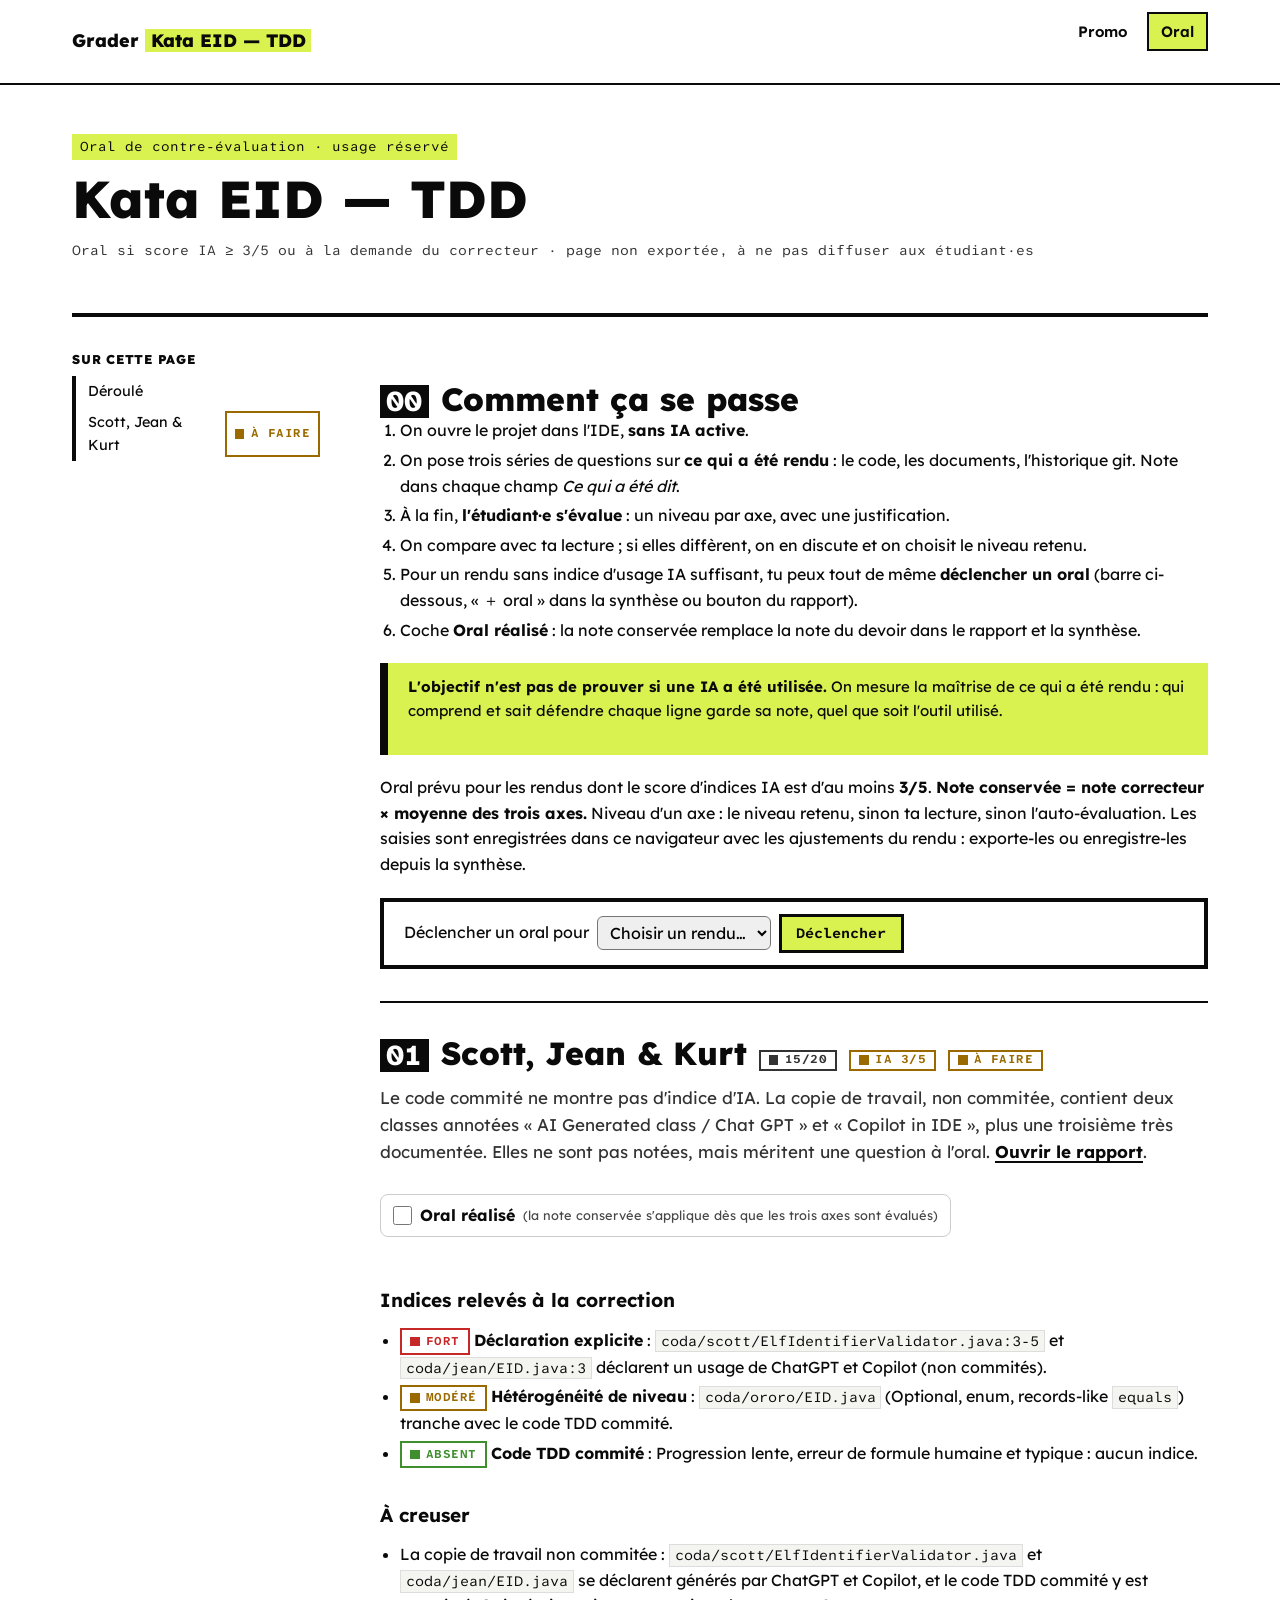
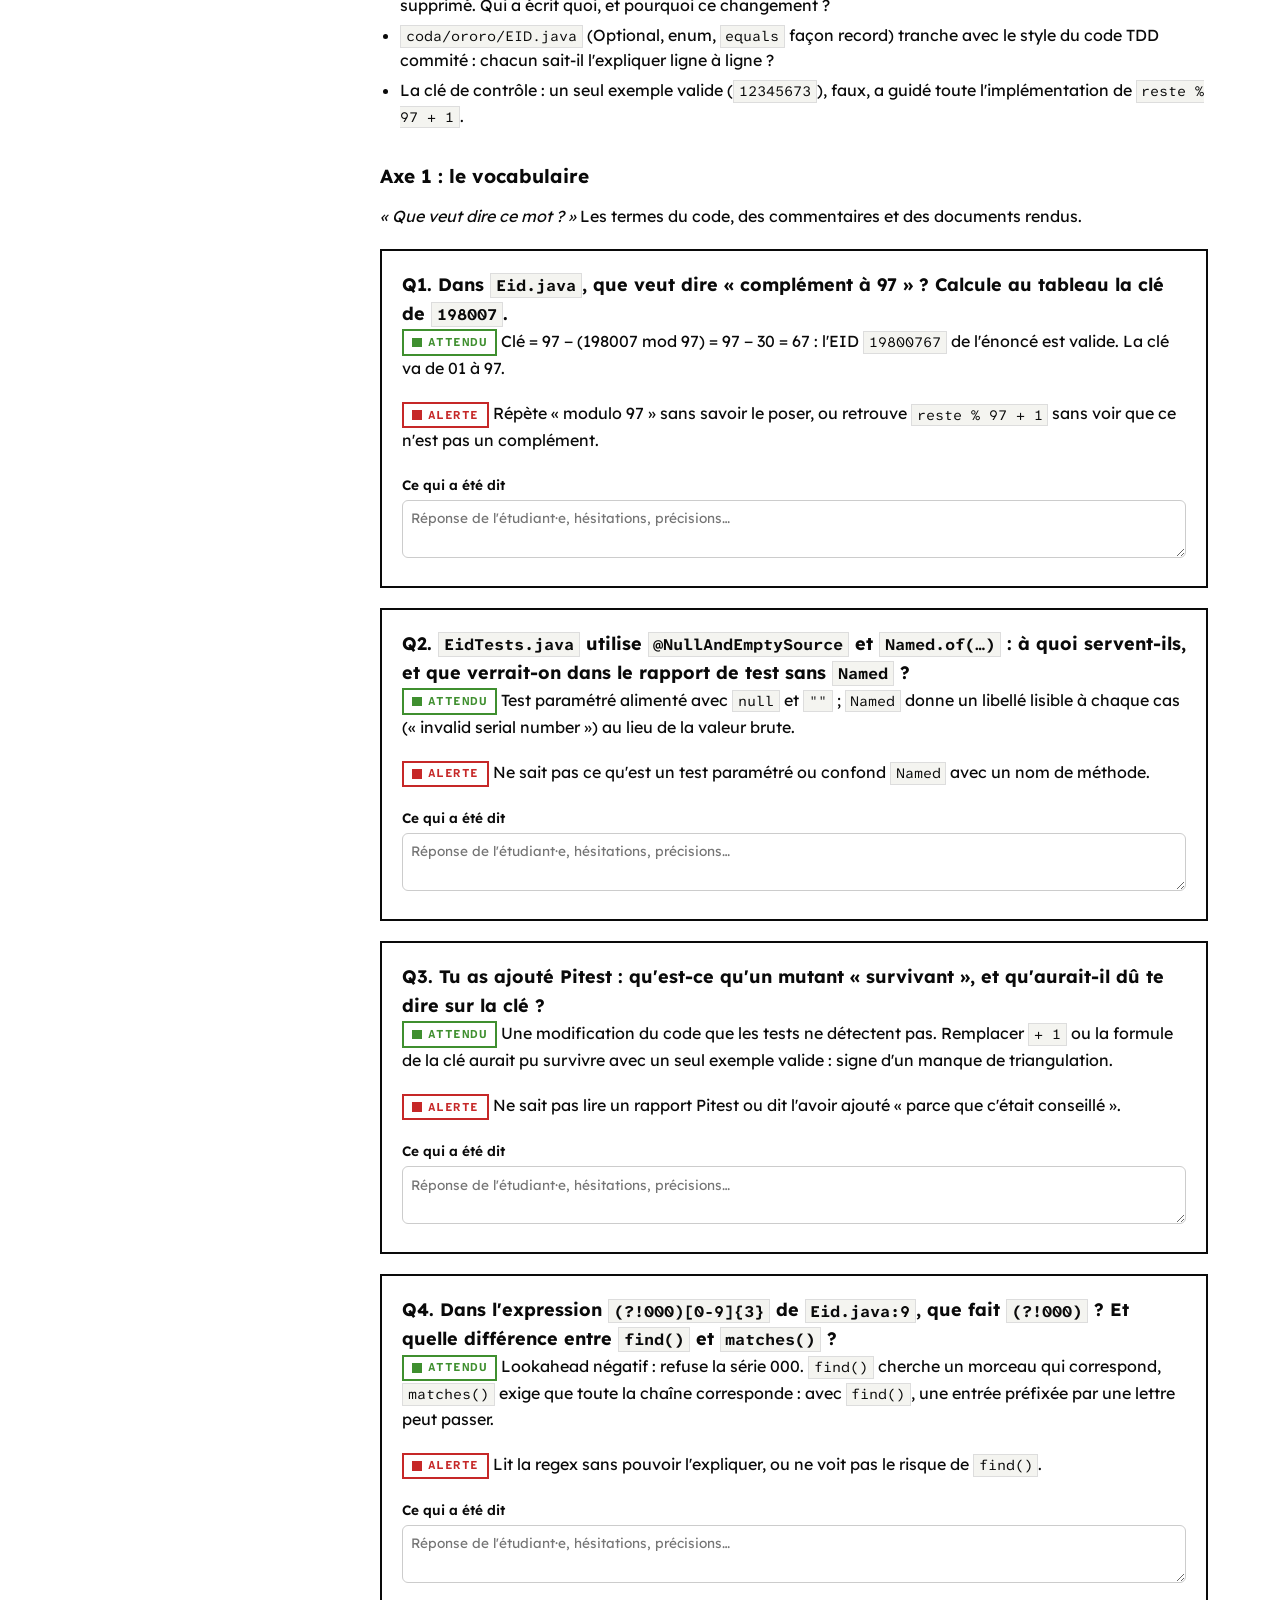
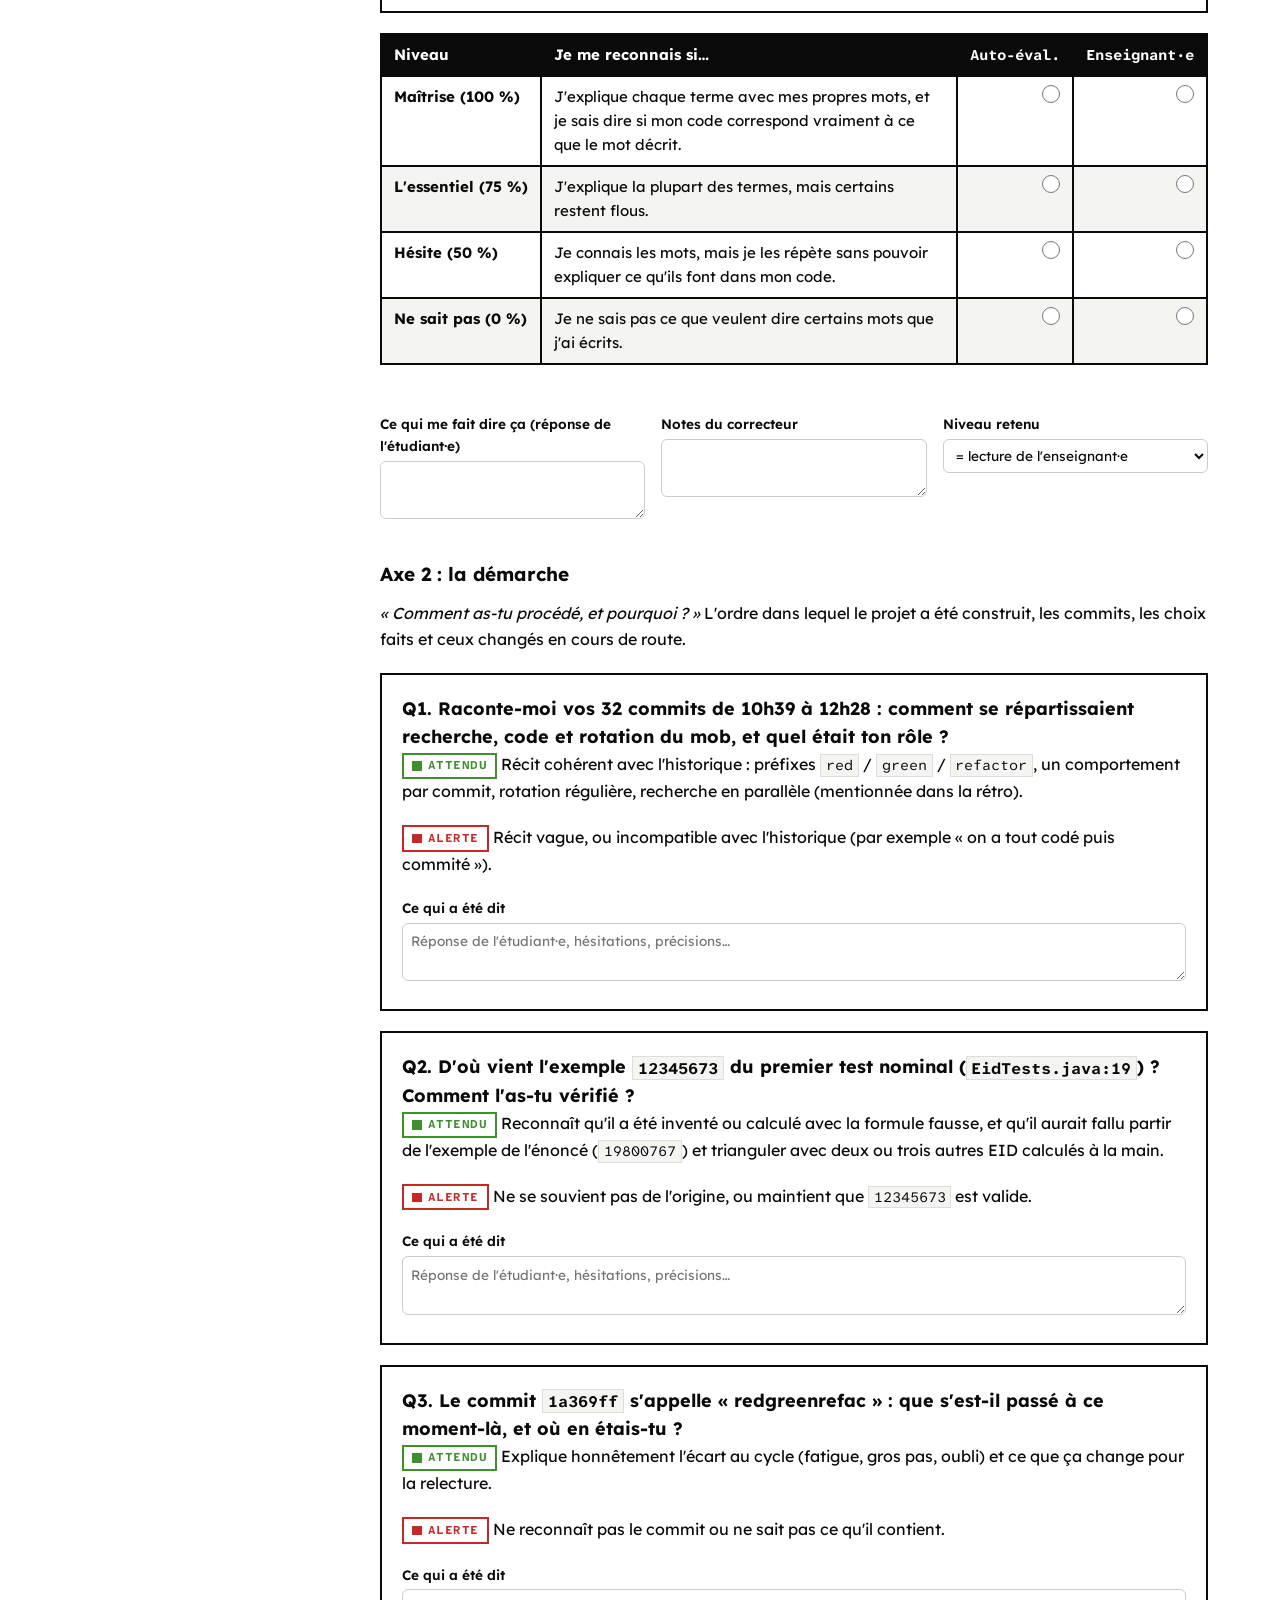
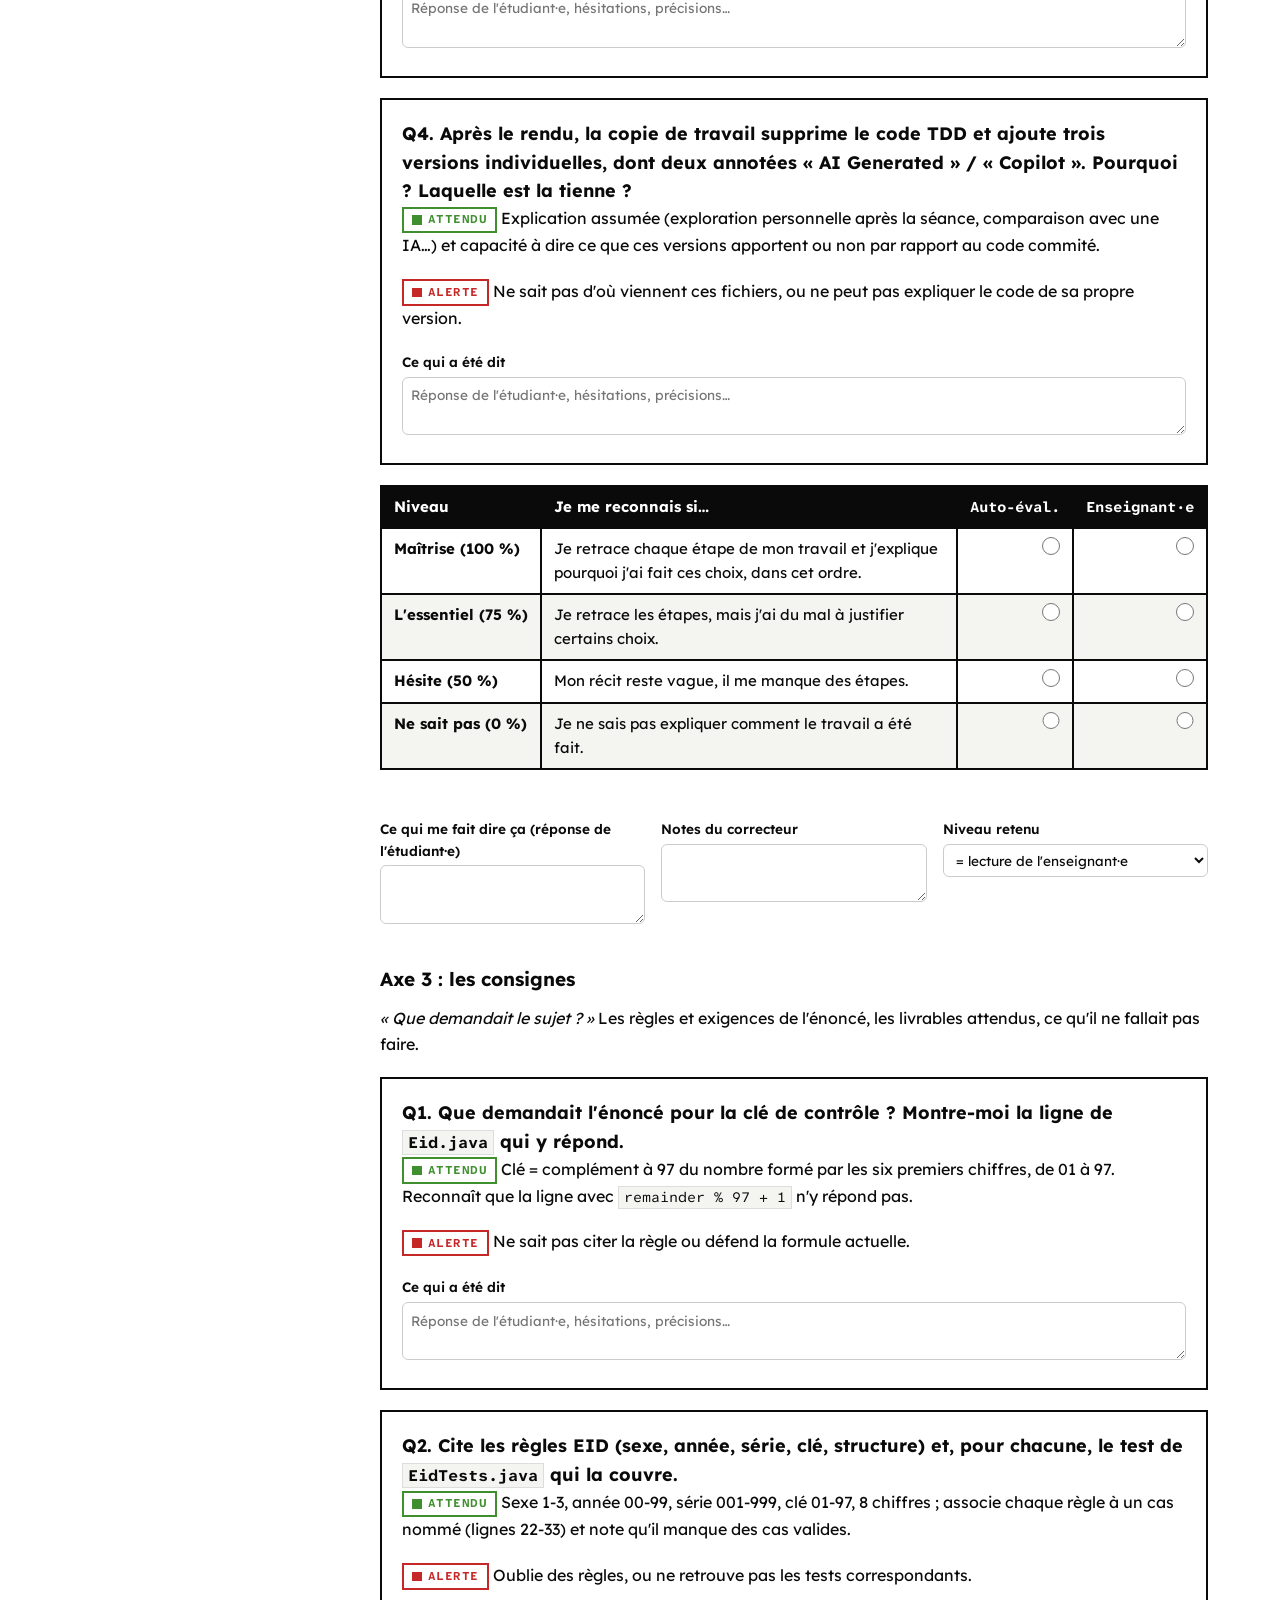
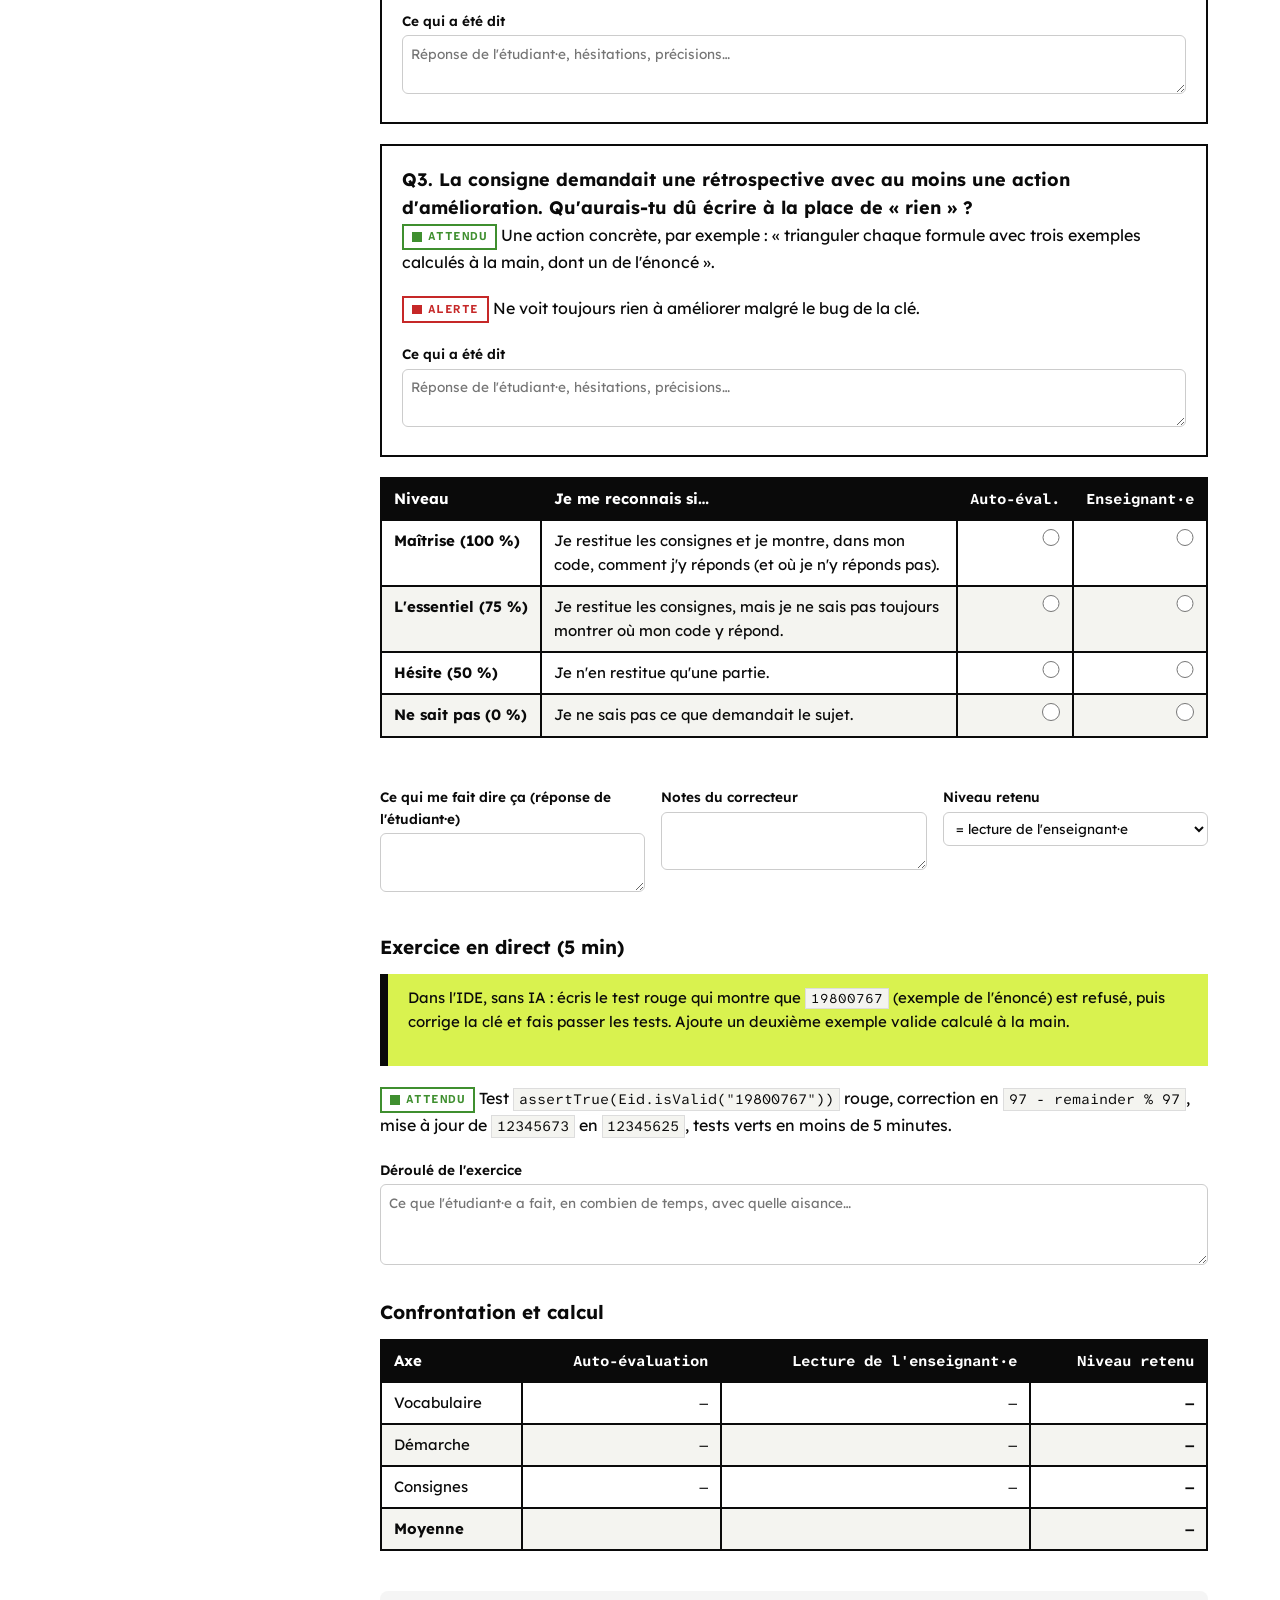
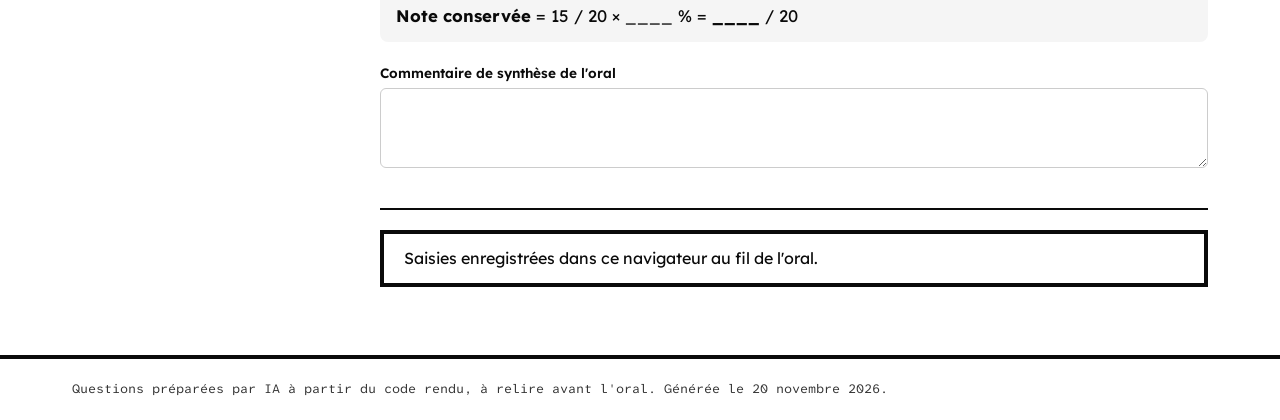
<file: samples/x-men/correction/oral.html>
<!DOCTYPE html>
<html lang="fr">
<head>
  <meta charset="utf-8">
  <meta name="viewport" content="width=device-width, initial-scale=1">
  <title>Oral de contre-évaluation — Grader — Kata EID — TDD</title>
  <link rel="preload" href="assets/fonts/lexend.woff2" as="font" type="font/woff2" crossorigin>
  <link rel="stylesheet" href="assets/report.css">
</head>
<body>
  <a class="skip-link" href="#main">Aller au contenu</a>
  <header class="site-header">
    <nav class="nav" aria-label="Rapport">
      <span class="nav__brand">Grader <span>Kata EID — TDD</span></span>
      <ul class="nav__menu"><li><a class="nav__link" href="index.html">Promo</a></li><li><a class="nav__link" href="oral.html" aria-current="page">Oral</a></li></ul>
    </nav>
  </header>
  <div class="container">
    <div class="hero">
      <span class="hero__eyebrow">Oral de contre-évaluation · usage réservé</span>
      <h1 class="hero__title">Kata EID — TDD</h1>
      <p class="hero__meta">Oral si score IA ≥ 3/5 ou à la demande du correcteur · page non exportée, à ne pas diffuser aux étudiant·es</p>
    </div>
    <div class="layout layout--toc"><nav class="toc" aria-label="Sur cette page"><p class="toc__title">Sur cette page</p><ol><li><a href="#deroule"><span>Déroulé</span></a></li><li><a href="#oral-scott-jean-kurt"><span>Scott, Jean &amp; Kurt</span><span class="pill pill--warning" data-out-toc="oral-scott-jean-kurt">à faire</span></a></li><li hidden><a href="#oral-logan-ororo"><span>Logan &amp; Ororo</span><span class="pill pill--warning" data-out-toc="oral-logan-ororo">à faire</span></a></li><li hidden><a href="#oral-remy-hank"><span>Remy &amp; Hank</span><span class="pill pill--warning" data-out-toc="oral-remy-hank">à faire</span></a></li></ol></nav><main id="main"><section class="section" id="deroule" aria-labelledby="deroule-title"><h2 class="section__title" id="deroule-title"><span class="section__num">00</span> Comment ça se passe</h2><ol><li>On ouvre le projet dans l'IDE, <strong>sans IA active</strong>.</li><li>On pose trois séries de questions sur <strong>ce qui a été rendu</strong> : le code, les documents, l'historique git. Note dans chaque champ <em>Ce qui a été dit</em>.</li><li>À la fin, <strong>l'étudiant·e s'évalue</strong> : un niveau par axe, avec une justification.</li><li>On compare avec ta lecture ; si elles diffèrent, on en discute et on choisit le niveau retenu.</li><li>Pour un rendu sans indice d'usage IA suffisant, tu peux tout de même <strong>déclencher un oral</strong> (barre ci-dessous, « ＋ oral » dans la synthèse ou bouton du rapport).</li><li>Coche <strong>Oral réalisé</strong> : la note conservée remplace la note du devoir dans le rapport et la synthèse.</li></ol><div class="callout"><p><strong>L'objectif n'est pas de prouver si une IA a été utilisée.</strong> On mesure la maîtrise de ce qui a été rendu : qui comprend et sait défendre chaque ligne garde sa note, quel que soit l'outil utilisé.</p></div><p>Oral prévu pour les rendus dont le score d'indices IA est d'au moins <strong>3/5</strong>. <strong>Note conservée = note correcteur × moyenne des trois axes.</strong> Niveau d'un axe : le niveau retenu, sinon ta lecture, sinon l'auto-évaluation. Les saisies sont enregistrées dans ce navigateur avec les ajustements du rendu : exporte-les ou enregistre-les depuis la synthèse.</p><div class="adjust-bar adjust-bar--promo oral-trigger-bar"><label for="oral-trigger-select">Déclencher un oral pour</label><select id="oral-trigger-select" disabled><option value="">Choisir un rendu…</option><option value="rendus/Logan - Ororo">Logan &amp; Ororo</option><option value="rendus/Remy - Hank">Remy &amp; Hank</option></select><button type="button" class="btn btn--primary" id="oral-trigger-btn" disabled>Déclencher</button></div><p id="oral-empty" hidden><em>Aucun oral prévu ni demandé pour l'instant.</em></p></section><section class="section oral-rendu" id="oral-scott-jean-kurt" aria-labelledby="oral-scott-jean-kurt-title"><h2 class="section__title" id="oral-scott-jean-kurt-title"><span class="section__num">01</span> Scott, Jean &amp; Kurt <span class="pill pill--na" data-out="devoir-pill">15/20</span> <span class="pill pill--warning">IA 3/5</span> <span class="pill pill--warning" data-out="etat">à faire</span></h2><p class="section__summary">Le code commité ne montre pas d'indice d'IA. La copie de travail, non commitée, contient deux classes annotées « AI Generated class / Chat GPT » et « Copilot in IDE », plus une troisième très documentée. Elles ne sont pas notées, mais méritent une question à l'oral. <a href="../rendus/Scott - Jean - Kurt/correction/index.html">Ouvrir le rapport</a>.</p><label class="oral-done"><input type="checkbox" data-oral="fait"> Oral réalisé <span class="oral-done__hint">(la note conservée s'applique dès que les trois axes sont évalués)</span></label><h3>Indices relevés à la correction</h3><ul><li><span class="pill pill--critical">fort</span> <strong>Déclaration explicite</strong> : <code>coda/scott/ElfIdentifierValidator.java:3-5</code> et <code>coda/jean/EID.java:3</code> déclarent un usage de ChatGPT et Copilot (non commités).</li><li><span class="pill pill--warning">modéré</span> <strong>Hétérogénéité de niveau</strong> : <code>coda/ororo/EID.java</code> (Optional, enum, records-like <code>equals</code>) tranche avec le code TDD commité.</li><li><span class="pill pill--ok">absent</span> <strong>Code TDD commité</strong> : Progression lente, erreur de formule humaine et typique : aucun indice.</li></ul><h3>À creuser</h3><ul><li>La copie de travail non commitée : <code>coda/scott/ElfIdentifierValidator.java</code> et <code>coda/jean/EID.java</code> se déclarent générés par ChatGPT et Copilot, et le code TDD commité y est supprimé. Qui a écrit quoi, et pourquoi ce changement ?</li><li><code>coda/ororo/EID.java</code> (Optional, enum, <code>equals</code> façon record) tranche avec le style du code TDD commité : chacun sait-il l'expliquer ligne à ligne ?</li><li>La clé de contrôle : un seul exemple valide (<code>12345673</code>), faux, a guidé toute l'implémentation de <code>reste % 97 + 1</code>.</li></ul><h3 id="oral-scott-jean-kurt-vocabulaire">Axe 1 : le vocabulaire</h3><p><em>« Que veut dire ce mot ? »</em> Les termes du code, des commentaires et des documents rendus.</p><article class="item"><div class="item__head"><h4 class="item__title">Q1. Dans <code>Eid.java</code>, que veut dire « complément à 97 » ? Calcule au tableau la clé de <code>198007</code>.</h4></div><p><span class="pill pill--ok">Attendu</span> Clé = 97 − (198007 mod 97) = 97 − 30 = 67 : l'EID <code>19800767</code> de l'énoncé est valide. La clé va de 01 à 97.</p><p><span class="pill pill--critical">Alerte</span> Répète « modulo 97 » sans savoir le poser, ou retrouve <code>reste % 97 + 1</code> sans voir que ce n'est pas un complément.</p><label class="oral-field">Ce qui a été dit<textarea rows="2" data-oral="reponse" data-key="vocabulaire:1" placeholder="Réponse de l&#x27;étudiant·e, hésitations, précisions…"></textarea></label></article><article class="item"><div class="item__head"><h4 class="item__title">Q2. <code>EidTests.java</code> utilise <code>@NullAndEmptySource</code> et <code>Named.of(…)</code> : à quoi servent-ils, et que verrait-on dans le rapport de test sans <code>Named</code> ?</h4></div><p><span class="pill pill--ok">Attendu</span> Test paramétré alimenté avec <code>null</code> et <code>""</code> ; <code>Named</code> donne un libellé lisible à chaque cas (« invalid serial number ») au lieu de la valeur brute.</p><p><span class="pill pill--critical">Alerte</span> Ne sait pas ce qu'est un test paramétré ou confond <code>Named</code> avec un nom de méthode.</p><label class="oral-field">Ce qui a été dit<textarea rows="2" data-oral="reponse" data-key="vocabulaire:2" placeholder="Réponse de l&#x27;étudiant·e, hésitations, précisions…"></textarea></label></article><article class="item"><div class="item__head"><h4 class="item__title">Q3. Tu as ajouté Pitest : qu'est-ce qu'un mutant « survivant », et qu'aurait-il dû te dire sur la clé ?</h4></div><p><span class="pill pill--ok">Attendu</span> Une modification du code que les tests ne détectent pas. Remplacer <code>+ 1</code> ou la formule de la clé aurait pu survivre avec un seul exemple valide : signe d'un manque de triangulation.</p><p><span class="pill pill--critical">Alerte</span> Ne sait pas lire un rapport Pitest ou dit l'avoir ajouté « parce que c'était conseillé ».</p><label class="oral-field">Ce qui a été dit<textarea rows="2" data-oral="reponse" data-key="vocabulaire:3" placeholder="Réponse de l&#x27;étudiant·e, hésitations, précisions…"></textarea></label></article><article class="item"><div class="item__head"><h4 class="item__title">Q4. Dans l'expression <code>(?!000)[0-9]{3}</code> de <code>Eid.java:9</code>, que fait <code>(?!000)</code> ? Et quelle différence entre <code>find()</code> et <code>matches()</code> ?</h4></div><p><span class="pill pill--ok">Attendu</span> Lookahead négatif : refuse la série 000. <code>find()</code> cherche un morceau qui correspond, <code>matches()</code> exige que toute la chaîne corresponde : avec <code>find()</code>, une entrée préfixée par une lettre peut passer.</p><p><span class="pill pill--critical">Alerte</span> Lit la regex sans pouvoir l'expliquer, ou ne voit pas le risque de <code>find()</code>.</p><label class="oral-field">Ce qui a été dit<textarea rows="2" data-oral="reponse" data-key="vocabulaire:4" placeholder="Réponse de l&#x27;étudiant·e, hésitations, précisions…"></textarea></label></article><div class="table-wrap"><table class="oral-levels"><thead><tr><th>Niveau</th><th>Je me reconnais si…</th><th class="num">Auto-éval.</th><th class="num">Enseignant·e</th></tr></thead><tbody><tr><td class="nowrap"><strong>Maîtrise (100&nbsp;%)</strong></td><td>J&#x27;explique chaque terme avec mes propres mots, et je sais dire si mon code correspond vraiment à ce que le mot décrit.</td><td class="num"><input type="radio" name="oral-scott-jean-kurt-vocabulaire-auto" value="100" data-oral="auto" data-axe="vocabulaire" aria-label="Auto-évaluation : Maîtrise"></td><td class="num"><input type="radio" name="oral-scott-jean-kurt-vocabulaire-ens" value="100" data-oral="enseignant" data-axe="vocabulaire" aria-label="Lecture de l'enseignant·e : Maîtrise"></td></tr><tr><td class="nowrap"><strong>L&#x27;essentiel (75&nbsp;%)</strong></td><td>J&#x27;explique la plupart des termes, mais certains restent flous.</td><td class="num"><input type="radio" name="oral-scott-jean-kurt-vocabulaire-auto" value="75" data-oral="auto" data-axe="vocabulaire" aria-label="Auto-évaluation : L&#x27;essentiel"></td><td class="num"><input type="radio" name="oral-scott-jean-kurt-vocabulaire-ens" value="75" data-oral="enseignant" data-axe="vocabulaire" aria-label="Lecture de l'enseignant·e : L&#x27;essentiel"></td></tr><tr><td class="nowrap"><strong>Hésite (50&nbsp;%)</strong></td><td>Je connais les mots, mais je les répète sans pouvoir expliquer ce qu&#x27;ils font dans mon code.</td><td class="num"><input type="radio" name="oral-scott-jean-kurt-vocabulaire-auto" value="50" data-oral="auto" data-axe="vocabulaire" aria-label="Auto-évaluation : Hésite"></td><td class="num"><input type="radio" name="oral-scott-jean-kurt-vocabulaire-ens" value="50" data-oral="enseignant" data-axe="vocabulaire" aria-label="Lecture de l'enseignant·e : Hésite"></td></tr><tr><td class="nowrap"><strong>Ne sait pas (0&nbsp;%)</strong></td><td>Je ne sais pas ce que veulent dire certains mots que j&#x27;ai écrits.</td><td class="num"><input type="radio" name="oral-scott-jean-kurt-vocabulaire-auto" value="0" data-oral="auto" data-axe="vocabulaire" aria-label="Auto-évaluation : Ne sait pas"></td><td class="num"><input type="radio" name="oral-scott-jean-kurt-vocabulaire-ens" value="0" data-oral="enseignant" data-axe="vocabulaire" aria-label="Lecture de l'enseignant·e : Ne sait pas"></td></tr></tbody></table></div><div class="oral-grid"><label class="oral-field">Ce qui me fait dire ça (réponse de l&#x27;étudiant·e)<textarea rows="2" data-oral=justification data-axe=vocabulaire placeholder=""></textarea></label><label class="oral-field">Notes du correcteur<textarea rows="2" data-oral=notes data-axe=vocabulaire placeholder=""></textarea></label><label class="oral-field oral-field--select">Niveau retenu<select data-oral="retenu" data-axe="vocabulaire"><option value="">= lecture de l'enseignant·e</option><option value="100">Maîtrise (100 %)</option><option value="75">L&#x27;essentiel (75 %)</option><option value="50">Hésite (50 %)</option><option value="0">Ne sait pas (0 %)</option></select></label></div><h3 id="oral-scott-jean-kurt-demarche">Axe 2 : la démarche</h3><p><em>« Comment as-tu procédé, et pourquoi ? »</em> L'ordre dans lequel le projet a été construit, les commits, les choix faits et ceux changés en cours de route.</p><article class="item"><div class="item__head"><h4 class="item__title">Q1. Raconte-moi vos 32 commits de 10h39 à 12h28 : comment se répartissaient recherche, code et rotation du mob, et quel était ton rôle ?</h4></div><p><span class="pill pill--ok">Attendu</span> Récit cohérent avec l'historique : préfixes <code>red</code> / <code>green</code> / <code>refactor</code>, un comportement par commit, rotation régulière, recherche en parallèle (mentionnée dans la rétro).</p><p><span class="pill pill--critical">Alerte</span> Récit vague, ou incompatible avec l'historique (par exemple « on a tout codé puis commité »).</p><label class="oral-field">Ce qui a été dit<textarea rows="2" data-oral="reponse" data-key="demarche:1" placeholder="Réponse de l&#x27;étudiant·e, hésitations, précisions…"></textarea></label></article><article class="item"><div class="item__head"><h4 class="item__title">Q2. D'où vient l'exemple <code>12345673</code> du premier test nominal (<code>EidTests.java:19</code>) ? Comment l'as-tu vérifié ?</h4></div><p><span class="pill pill--ok">Attendu</span> Reconnaît qu'il a été inventé ou calculé avec la formule fausse, et qu'il aurait fallu partir de l'exemple de l'énoncé (<code>19800767</code>) et trianguler avec deux ou trois autres EID calculés à la main.</p><p><span class="pill pill--critical">Alerte</span> Ne se souvient pas de l'origine, ou maintient que <code>12345673</code> est valide.</p><label class="oral-field">Ce qui a été dit<textarea rows="2" data-oral="reponse" data-key="demarche:2" placeholder="Réponse de l&#x27;étudiant·e, hésitations, précisions…"></textarea></label></article><article class="item"><div class="item__head"><h4 class="item__title">Q3. Le commit <code>1a369ff</code> s'appelle « redgreenrefac » : que s'est-il passé à ce moment-là, et où en étais-tu ?</h4></div><p><span class="pill pill--ok">Attendu</span> Explique honnêtement l'écart au cycle (fatigue, gros pas, oubli) et ce que ça change pour la relecture.</p><p><span class="pill pill--critical">Alerte</span> Ne reconnaît pas le commit ou ne sait pas ce qu'il contient.</p><label class="oral-field">Ce qui a été dit<textarea rows="2" data-oral="reponse" data-key="demarche:3" placeholder="Réponse de l&#x27;étudiant·e, hésitations, précisions…"></textarea></label></article><article class="item"><div class="item__head"><h4 class="item__title">Q4. Après le rendu, la copie de travail supprime le code TDD et ajoute trois versions individuelles, dont deux annotées « AI Generated » / « Copilot ». Pourquoi ? Laquelle est la tienne ?</h4></div><p><span class="pill pill--ok">Attendu</span> Explication assumée (exploration personnelle après la séance, comparaison avec une IA…) et capacité à dire ce que ces versions apportent ou non par rapport au code commité.</p><p><span class="pill pill--critical">Alerte</span> Ne sait pas d'où viennent ces fichiers, ou ne peut pas expliquer le code de sa propre version.</p><label class="oral-field">Ce qui a été dit<textarea rows="2" data-oral="reponse" data-key="demarche:4" placeholder="Réponse de l&#x27;étudiant·e, hésitations, précisions…"></textarea></label></article><div class="table-wrap"><table class="oral-levels"><thead><tr><th>Niveau</th><th>Je me reconnais si…</th><th class="num">Auto-éval.</th><th class="num">Enseignant·e</th></tr></thead><tbody><tr><td class="nowrap"><strong>Maîtrise (100&nbsp;%)</strong></td><td>Je retrace chaque étape de mon travail et j&#x27;explique pourquoi j&#x27;ai fait ces choix, dans cet ordre.</td><td class="num"><input type="radio" name="oral-scott-jean-kurt-demarche-auto" value="100" data-oral="auto" data-axe="demarche" aria-label="Auto-évaluation : Maîtrise"></td><td class="num"><input type="radio" name="oral-scott-jean-kurt-demarche-ens" value="100" data-oral="enseignant" data-axe="demarche" aria-label="Lecture de l'enseignant·e : Maîtrise"></td></tr><tr><td class="nowrap"><strong>L&#x27;essentiel (75&nbsp;%)</strong></td><td>Je retrace les étapes, mais j&#x27;ai du mal à justifier certains choix.</td><td class="num"><input type="radio" name="oral-scott-jean-kurt-demarche-auto" value="75" data-oral="auto" data-axe="demarche" aria-label="Auto-évaluation : L&#x27;essentiel"></td><td class="num"><input type="radio" name="oral-scott-jean-kurt-demarche-ens" value="75" data-oral="enseignant" data-axe="demarche" aria-label="Lecture de l'enseignant·e : L&#x27;essentiel"></td></tr><tr><td class="nowrap"><strong>Hésite (50&nbsp;%)</strong></td><td>Mon récit reste vague, il me manque des étapes.</td><td class="num"><input type="radio" name="oral-scott-jean-kurt-demarche-auto" value="50" data-oral="auto" data-axe="demarche" aria-label="Auto-évaluation : Hésite"></td><td class="num"><input type="radio" name="oral-scott-jean-kurt-demarche-ens" value="50" data-oral="enseignant" data-axe="demarche" aria-label="Lecture de l'enseignant·e : Hésite"></td></tr><tr><td class="nowrap"><strong>Ne sait pas (0&nbsp;%)</strong></td><td>Je ne sais pas expliquer comment le travail a été fait.</td><td class="num"><input type="radio" name="oral-scott-jean-kurt-demarche-auto" value="0" data-oral="auto" data-axe="demarche" aria-label="Auto-évaluation : Ne sait pas"></td><td class="num"><input type="radio" name="oral-scott-jean-kurt-demarche-ens" value="0" data-oral="enseignant" data-axe="demarche" aria-label="Lecture de l'enseignant·e : Ne sait pas"></td></tr></tbody></table></div><div class="oral-grid"><label class="oral-field">Ce qui me fait dire ça (réponse de l&#x27;étudiant·e)<textarea rows="2" data-oral=justification data-axe=demarche placeholder=""></textarea></label><label class="oral-field">Notes du correcteur<textarea rows="2" data-oral=notes data-axe=demarche placeholder=""></textarea></label><label class="oral-field oral-field--select">Niveau retenu<select data-oral="retenu" data-axe="demarche"><option value="">= lecture de l'enseignant·e</option><option value="100">Maîtrise (100 %)</option><option value="75">L&#x27;essentiel (75 %)</option><option value="50">Hésite (50 %)</option><option value="0">Ne sait pas (0 %)</option></select></label></div><h3 id="oral-scott-jean-kurt-consignes">Axe 3 : les consignes</h3><p><em>« Que demandait le sujet ? »</em> Les règles et exigences de l'énoncé, les livrables attendus, ce qu'il ne fallait pas faire.</p><article class="item"><div class="item__head"><h4 class="item__title">Q1. Que demandait l'énoncé pour la clé de contrôle ? Montre-moi la ligne de <code>Eid.java</code> qui y répond.</h4></div><p><span class="pill pill--ok">Attendu</span> Clé = complément à 97 du nombre formé par les six premiers chiffres, de 01 à 97. Reconnaît que la ligne avec <code>remainder % 97 + 1</code> n'y répond pas.</p><p><span class="pill pill--critical">Alerte</span> Ne sait pas citer la règle ou défend la formule actuelle.</p><label class="oral-field">Ce qui a été dit<textarea rows="2" data-oral="reponse" data-key="consignes:1" placeholder="Réponse de l&#x27;étudiant·e, hésitations, précisions…"></textarea></label></article><article class="item"><div class="item__head"><h4 class="item__title">Q2. Cite les règles EID (sexe, année, série, clé, structure) et, pour chacune, le test de <code>EidTests.java</code> qui la couvre.</h4></div><p><span class="pill pill--ok">Attendu</span> Sexe 1-3, année 00-99, série 001-999, clé 01-97, 8 chiffres ; associe chaque règle à un cas nommé (lignes 22-33) et note qu'il manque des cas valides.</p><p><span class="pill pill--critical">Alerte</span> Oublie des règles, ou ne retrouve pas les tests correspondants.</p><label class="oral-field">Ce qui a été dit<textarea rows="2" data-oral="reponse" data-key="consignes:2" placeholder="Réponse de l&#x27;étudiant·e, hésitations, précisions…"></textarea></label></article><article class="item"><div class="item__head"><h4 class="item__title">Q3. La consigne demandait une rétrospective avec au moins une action d'amélioration. Qu'aurais-tu dû écrire à la place de « rien » ?</h4></div><p><span class="pill pill--ok">Attendu</span> Une action concrète, par exemple : « trianguler chaque formule avec trois exemples calculés à la main, dont un de l'énoncé ».</p><p><span class="pill pill--critical">Alerte</span> Ne voit toujours rien à améliorer malgré le bug de la clé.</p><label class="oral-field">Ce qui a été dit<textarea rows="2" data-oral="reponse" data-key="consignes:3" placeholder="Réponse de l&#x27;étudiant·e, hésitations, précisions…"></textarea></label></article><div class="table-wrap"><table class="oral-levels"><thead><tr><th>Niveau</th><th>Je me reconnais si…</th><th class="num">Auto-éval.</th><th class="num">Enseignant·e</th></tr></thead><tbody><tr><td class="nowrap"><strong>Maîtrise (100&nbsp;%)</strong></td><td>Je restitue les consignes et je montre, dans mon code, comment j&#x27;y réponds (et où je n&#x27;y réponds pas).</td><td class="num"><input type="radio" name="oral-scott-jean-kurt-consignes-auto" value="100" data-oral="auto" data-axe="consignes" aria-label="Auto-évaluation : Maîtrise"></td><td class="num"><input type="radio" name="oral-scott-jean-kurt-consignes-ens" value="100" data-oral="enseignant" data-axe="consignes" aria-label="Lecture de l'enseignant·e : Maîtrise"></td></tr><tr><td class="nowrap"><strong>L&#x27;essentiel (75&nbsp;%)</strong></td><td>Je restitue les consignes, mais je ne sais pas toujours montrer où mon code y répond.</td><td class="num"><input type="radio" name="oral-scott-jean-kurt-consignes-auto" value="75" data-oral="auto" data-axe="consignes" aria-label="Auto-évaluation : L&#x27;essentiel"></td><td class="num"><input type="radio" name="oral-scott-jean-kurt-consignes-ens" value="75" data-oral="enseignant" data-axe="consignes" aria-label="Lecture de l'enseignant·e : L&#x27;essentiel"></td></tr><tr><td class="nowrap"><strong>Hésite (50&nbsp;%)</strong></td><td>Je n&#x27;en restitue qu&#x27;une partie.</td><td class="num"><input type="radio" name="oral-scott-jean-kurt-consignes-auto" value="50" data-oral="auto" data-axe="consignes" aria-label="Auto-évaluation : Hésite"></td><td class="num"><input type="radio" name="oral-scott-jean-kurt-consignes-ens" value="50" data-oral="enseignant" data-axe="consignes" aria-label="Lecture de l'enseignant·e : Hésite"></td></tr><tr><td class="nowrap"><strong>Ne sait pas (0&nbsp;%)</strong></td><td>Je ne sais pas ce que demandait le sujet.</td><td class="num"><input type="radio" name="oral-scott-jean-kurt-consignes-auto" value="0" data-oral="auto" data-axe="consignes" aria-label="Auto-évaluation : Ne sait pas"></td><td class="num"><input type="radio" name="oral-scott-jean-kurt-consignes-ens" value="0" data-oral="enseignant" data-axe="consignes" aria-label="Lecture de l'enseignant·e : Ne sait pas"></td></tr></tbody></table></div><div class="oral-grid"><label class="oral-field">Ce qui me fait dire ça (réponse de l&#x27;étudiant·e)<textarea rows="2" data-oral=justification data-axe=consignes placeholder=""></textarea></label><label class="oral-field">Notes du correcteur<textarea rows="2" data-oral=notes data-axe=consignes placeholder=""></textarea></label><label class="oral-field oral-field--select">Niveau retenu<select data-oral="retenu" data-axe="consignes"><option value="">= lecture de l'enseignant·e</option><option value="100">Maîtrise (100 %)</option><option value="75">L&#x27;essentiel (75 %)</option><option value="50">Hésite (50 %)</option><option value="0">Ne sait pas (0 %)</option></select></label></div><h3 id="oral-scott-jean-kurt-exercice">Exercice en direct (5 min)</h3><div class="callout"><p>Dans l'IDE, sans IA : écris le test rouge qui montre que <code>19800767</code> (exemple de l'énoncé) est refusé, puis corrige la clé et fais passer les tests. Ajoute un deuxième exemple valide calculé à la main.</p></div><p><span class="pill pill--ok">Attendu</span> Test <code>assertTrue(Eid.isValid("19800767"))</code> rouge, correction en <code>97 - remainder % 97</code>, mise à jour de <code>12345673</code> en <code>12345625</code>, tests verts en moins de 5 minutes.</p><label class="oral-field">Déroulé de l&#x27;exercice<textarea rows="3" data-oral="exercice" placeholder="Ce que l&#x27;étudiant·e a fait, en combien de temps, avec quelle aisance…"></textarea></label><h3 id="oral-scott-jean-kurt-calcul">Confrontation et calcul</h3><div class="table-wrap"><table><thead><tr><th>Axe</th><th class="num">Auto-évaluation</th><th class="num">Lecture de l'enseignant·e</th><th class="num">Niveau retenu</th></tr></thead><tbody><tr><td>Vocabulaire</td><td class="num" data-out="auto:vocabulaire">—</td><td class="num" data-out="enseignant:vocabulaire">—</td><td class="num"><strong data-out="niveau:vocabulaire">—</strong></td></tr><tr><td>Démarche</td><td class="num" data-out="auto:demarche">—</td><td class="num" data-out="enseignant:demarche">—</td><td class="num"><strong data-out="niveau:demarche">—</strong></td></tr><tr><td>Consignes</td><td class="num" data-out="auto:consignes">—</td><td class="num" data-out="enseignant:consignes">—</td><td class="num"><strong data-out="niveau:consignes">—</strong></td></tr><tr><td><strong>Moyenne</strong></td><td></td><td></td><td class="num"><strong data-out="moyenne">—</strong></td></tr></tbody></table></div><p class="oral-result"><strong>Note conservée</strong> = <span data-out="devoir">15</span> / 20 × <span data-out="coef">____ %</span> = <strong data-out="conservee">____</strong> / 20</p><label class="oral-field">Commentaire de synthèse de l&#x27;oral<textarea rows="3" data-oral="commentaire" placeholder=""></textarea></label></section><section class="section oral-rendu" id="oral-logan-ororo" aria-labelledby="oral-logan-ororo-title" hidden><h2 class="section__title" id="oral-logan-ororo-title"><span class="section__num">02</span> Logan &amp; Ororo <span class="pill pill--na" data-out="devoir-pill">11,5/20</span> <span class="pill pill--na">IA 1/5</span> <span class="pill pill--warning">demandé par le correcteur</span> <span class="pill pill--warning" data-out="etat">à faire</span></h2><p class="section__summary">Code au niveau attendu pour une première session Java, avec ses maladresses (<code>split("")</code>, faute de frappe, ordre des contrôles). Aucun indice d'usage IA. <a href="../rendus/Logan - Ororo/correction/index.html">Ouvrir le rapport</a>.</p><p><button type="button" class="btn" data-oral-cancel disabled>Annuler la demande d'oral</button></p><label class="oral-done"><input type="checkbox" data-oral="fait"> Oral réalisé <span class="oral-done__hint">(la note conservée s'applique dès que les trois axes sont évalués)</span></label><h3>Indices relevés à la correction</h3><ul><li><span class="pill pill--ok">absent</span> <strong>Sophistication vs niveau</strong> : Code simple, cohérent avec la rétro (« comprendre le java »).</li><li><span class="pill pill--na">faible</span> <strong>Commits</strong> : Un commit monolithique (<code>0410bc7</code>), plutôt lié au rythme qu'à un outil.</li></ul><h3 id="oral-logan-ororo-vocabulaire">Axe 1 : le vocabulaire</h3><p><em>« Que veut dire ce mot ? »</em> Les termes du code, des commentaires et des documents rendus.</p><label class="oral-field">Questions posées et réponses<textarea rows="3" data-oral="reponse" data-key="vocabulaire:libre" placeholder="Aucune question préparée : note ici les questions posées et ce qui a été répondu."></textarea></label><div class="table-wrap"><table class="oral-levels"><thead><tr><th>Niveau</th><th>Je me reconnais si…</th><th class="num">Auto-éval.</th><th class="num">Enseignant·e</th></tr></thead><tbody><tr><td class="nowrap"><strong>Maîtrise (100&nbsp;%)</strong></td><td>J&#x27;explique chaque terme avec mes propres mots, et je sais dire si mon code correspond vraiment à ce que le mot décrit.</td><td class="num"><input type="radio" name="oral-logan-ororo-vocabulaire-auto" value="100" data-oral="auto" data-axe="vocabulaire" aria-label="Auto-évaluation : Maîtrise"></td><td class="num"><input type="radio" name="oral-logan-ororo-vocabulaire-ens" value="100" data-oral="enseignant" data-axe="vocabulaire" aria-label="Lecture de l'enseignant·e : Maîtrise"></td></tr><tr><td class="nowrap"><strong>L&#x27;essentiel (75&nbsp;%)</strong></td><td>J&#x27;explique la plupart des termes, mais certains restent flous.</td><td class="num"><input type="radio" name="oral-logan-ororo-vocabulaire-auto" value="75" data-oral="auto" data-axe="vocabulaire" aria-label="Auto-évaluation : L&#x27;essentiel"></td><td class="num"><input type="radio" name="oral-logan-ororo-vocabulaire-ens" value="75" data-oral="enseignant" data-axe="vocabulaire" aria-label="Lecture de l'enseignant·e : L&#x27;essentiel"></td></tr><tr><td class="nowrap"><strong>Hésite (50&nbsp;%)</strong></td><td>Je connais les mots, mais je les répète sans pouvoir expliquer ce qu&#x27;ils font dans mon code.</td><td class="num"><input type="radio" name="oral-logan-ororo-vocabulaire-auto" value="50" data-oral="auto" data-axe="vocabulaire" aria-label="Auto-évaluation : Hésite"></td><td class="num"><input type="radio" name="oral-logan-ororo-vocabulaire-ens" value="50" data-oral="enseignant" data-axe="vocabulaire" aria-label="Lecture de l'enseignant·e : Hésite"></td></tr><tr><td class="nowrap"><strong>Ne sait pas (0&nbsp;%)</strong></td><td>Je ne sais pas ce que veulent dire certains mots que j&#x27;ai écrits.</td><td class="num"><input type="radio" name="oral-logan-ororo-vocabulaire-auto" value="0" data-oral="auto" data-axe="vocabulaire" aria-label="Auto-évaluation : Ne sait pas"></td><td class="num"><input type="radio" name="oral-logan-ororo-vocabulaire-ens" value="0" data-oral="enseignant" data-axe="vocabulaire" aria-label="Lecture de l'enseignant·e : Ne sait pas"></td></tr></tbody></table></div><div class="oral-grid"><label class="oral-field">Ce qui me fait dire ça (réponse de l&#x27;étudiant·e)<textarea rows="2" data-oral=justification data-axe=vocabulaire placeholder=""></textarea></label><label class="oral-field">Notes du correcteur<textarea rows="2" data-oral=notes data-axe=vocabulaire placeholder=""></textarea></label><label class="oral-field oral-field--select">Niveau retenu<select data-oral="retenu" data-axe="vocabulaire"><option value="">= lecture de l'enseignant·e</option><option value="100">Maîtrise (100 %)</option><option value="75">L&#x27;essentiel (75 %)</option><option value="50">Hésite (50 %)</option><option value="0">Ne sait pas (0 %)</option></select></label></div><h3 id="oral-logan-ororo-demarche">Axe 2 : la démarche</h3><p><em>« Comment as-tu procédé, et pourquoi ? »</em> L'ordre dans lequel le projet a été construit, les commits, les choix faits et ceux changés en cours de route.</p><label class="oral-field">Questions posées et réponses<textarea rows="3" data-oral="reponse" data-key="demarche:libre" placeholder="Aucune question préparée : note ici les questions posées et ce qui a été répondu."></textarea></label><div class="table-wrap"><table class="oral-levels"><thead><tr><th>Niveau</th><th>Je me reconnais si…</th><th class="num">Auto-éval.</th><th class="num">Enseignant·e</th></tr></thead><tbody><tr><td class="nowrap"><strong>Maîtrise (100&nbsp;%)</strong></td><td>Je retrace chaque étape de mon travail et j&#x27;explique pourquoi j&#x27;ai fait ces choix, dans cet ordre.</td><td class="num"><input type="radio" name="oral-logan-ororo-demarche-auto" value="100" data-oral="auto" data-axe="demarche" aria-label="Auto-évaluation : Maîtrise"></td><td class="num"><input type="radio" name="oral-logan-ororo-demarche-ens" value="100" data-oral="enseignant" data-axe="demarche" aria-label="Lecture de l'enseignant·e : Maîtrise"></td></tr><tr><td class="nowrap"><strong>L&#x27;essentiel (75&nbsp;%)</strong></td><td>Je retrace les étapes, mais j&#x27;ai du mal à justifier certains choix.</td><td class="num"><input type="radio" name="oral-logan-ororo-demarche-auto" value="75" data-oral="auto" data-axe="demarche" aria-label="Auto-évaluation : L&#x27;essentiel"></td><td class="num"><input type="radio" name="oral-logan-ororo-demarche-ens" value="75" data-oral="enseignant" data-axe="demarche" aria-label="Lecture de l'enseignant·e : L&#x27;essentiel"></td></tr><tr><td class="nowrap"><strong>Hésite (50&nbsp;%)</strong></td><td>Mon récit reste vague, il me manque des étapes.</td><td class="num"><input type="radio" name="oral-logan-ororo-demarche-auto" value="50" data-oral="auto" data-axe="demarche" aria-label="Auto-évaluation : Hésite"></td><td class="num"><input type="radio" name="oral-logan-ororo-demarche-ens" value="50" data-oral="enseignant" data-axe="demarche" aria-label="Lecture de l'enseignant·e : Hésite"></td></tr><tr><td class="nowrap"><strong>Ne sait pas (0&nbsp;%)</strong></td><td>Je ne sais pas expliquer comment le travail a été fait.</td><td class="num"><input type="radio" name="oral-logan-ororo-demarche-auto" value="0" data-oral="auto" data-axe="demarche" aria-label="Auto-évaluation : Ne sait pas"></td><td class="num"><input type="radio" name="oral-logan-ororo-demarche-ens" value="0" data-oral="enseignant" data-axe="demarche" aria-label="Lecture de l'enseignant·e : Ne sait pas"></td></tr></tbody></table></div><div class="oral-grid"><label class="oral-field">Ce qui me fait dire ça (réponse de l&#x27;étudiant·e)<textarea rows="2" data-oral=justification data-axe=demarche placeholder=""></textarea></label><label class="oral-field">Notes du correcteur<textarea rows="2" data-oral=notes data-axe=demarche placeholder=""></textarea></label><label class="oral-field oral-field--select">Niveau retenu<select data-oral="retenu" data-axe="demarche"><option value="">= lecture de l'enseignant·e</option><option value="100">Maîtrise (100 %)</option><option value="75">L&#x27;essentiel (75 %)</option><option value="50">Hésite (50 %)</option><option value="0">Ne sait pas (0 %)</option></select></label></div><h3 id="oral-logan-ororo-consignes">Axe 3 : les consignes</h3><p><em>« Que demandait le sujet ? »</em> Les règles et exigences de l'énoncé, les livrables attendus, ce qu'il ne fallait pas faire.</p><label class="oral-field">Questions posées et réponses<textarea rows="3" data-oral="reponse" data-key="consignes:libre" placeholder="Aucune question préparée : note ici les questions posées et ce qui a été répondu."></textarea></label><div class="table-wrap"><table class="oral-levels"><thead><tr><th>Niveau</th><th>Je me reconnais si…</th><th class="num">Auto-éval.</th><th class="num">Enseignant·e</th></tr></thead><tbody><tr><td class="nowrap"><strong>Maîtrise (100&nbsp;%)</strong></td><td>Je restitue les consignes et je montre, dans mon code, comment j&#x27;y réponds (et où je n&#x27;y réponds pas).</td><td class="num"><input type="radio" name="oral-logan-ororo-consignes-auto" value="100" data-oral="auto" data-axe="consignes" aria-label="Auto-évaluation : Maîtrise"></td><td class="num"><input type="radio" name="oral-logan-ororo-consignes-ens" value="100" data-oral="enseignant" data-axe="consignes" aria-label="Lecture de l'enseignant·e : Maîtrise"></td></tr><tr><td class="nowrap"><strong>L&#x27;essentiel (75&nbsp;%)</strong></td><td>Je restitue les consignes, mais je ne sais pas toujours montrer où mon code y répond.</td><td class="num"><input type="radio" name="oral-logan-ororo-consignes-auto" value="75" data-oral="auto" data-axe="consignes" aria-label="Auto-évaluation : L&#x27;essentiel"></td><td class="num"><input type="radio" name="oral-logan-ororo-consignes-ens" value="75" data-oral="enseignant" data-axe="consignes" aria-label="Lecture de l'enseignant·e : L&#x27;essentiel"></td></tr><tr><td class="nowrap"><strong>Hésite (50&nbsp;%)</strong></td><td>Je n&#x27;en restitue qu&#x27;une partie.</td><td class="num"><input type="radio" name="oral-logan-ororo-consignes-auto" value="50" data-oral="auto" data-axe="consignes" aria-label="Auto-évaluation : Hésite"></td><td class="num"><input type="radio" name="oral-logan-ororo-consignes-ens" value="50" data-oral="enseignant" data-axe="consignes" aria-label="Lecture de l'enseignant·e : Hésite"></td></tr><tr><td class="nowrap"><strong>Ne sait pas (0&nbsp;%)</strong></td><td>Je ne sais pas ce que demandait le sujet.</td><td class="num"><input type="radio" name="oral-logan-ororo-consignes-auto" value="0" data-oral="auto" data-axe="consignes" aria-label="Auto-évaluation : Ne sait pas"></td><td class="num"><input type="radio" name="oral-logan-ororo-consignes-ens" value="0" data-oral="enseignant" data-axe="consignes" aria-label="Lecture de l'enseignant·e : Ne sait pas"></td></tr></tbody></table></div><div class="oral-grid"><label class="oral-field">Ce qui me fait dire ça (réponse de l&#x27;étudiant·e)<textarea rows="2" data-oral=justification data-axe=consignes placeholder=""></textarea></label><label class="oral-field">Notes du correcteur<textarea rows="2" data-oral=notes data-axe=consignes placeholder=""></textarea></label><label class="oral-field oral-field--select">Niveau retenu<select data-oral="retenu" data-axe="consignes"><option value="">= lecture de l'enseignant·e</option><option value="100">Maîtrise (100 %)</option><option value="75">L&#x27;essentiel (75 %)</option><option value="50">Hésite (50 %)</option><option value="0">Ne sait pas (0 %)</option></select></label></div><h3 id="oral-logan-ororo-exercice">Exercice en direct (5 min)</h3><label class="oral-field">Déroulé de l&#x27;exercice<textarea rows="3" data-oral="exercice" placeholder="Ce que l&#x27;étudiant·e a fait, en combien de temps, avec quelle aisance…"></textarea></label><h3 id="oral-logan-ororo-calcul">Confrontation et calcul</h3><div class="table-wrap"><table><thead><tr><th>Axe</th><th class="num">Auto-évaluation</th><th class="num">Lecture de l'enseignant·e</th><th class="num">Niveau retenu</th></tr></thead><tbody><tr><td>Vocabulaire</td><td class="num" data-out="auto:vocabulaire">—</td><td class="num" data-out="enseignant:vocabulaire">—</td><td class="num"><strong data-out="niveau:vocabulaire">—</strong></td></tr><tr><td>Démarche</td><td class="num" data-out="auto:demarche">—</td><td class="num" data-out="enseignant:demarche">—</td><td class="num"><strong data-out="niveau:demarche">—</strong></td></tr><tr><td>Consignes</td><td class="num" data-out="auto:consignes">—</td><td class="num" data-out="enseignant:consignes">—</td><td class="num"><strong data-out="niveau:consignes">—</strong></td></tr><tr><td><strong>Moyenne</strong></td><td></td><td></td><td class="num"><strong data-out="moyenne">—</strong></td></tr></tbody></table></div><p class="oral-result"><strong>Note conservée</strong> = <span data-out="devoir">11,5</span> / 20 × <span data-out="coef">____ %</span> = <strong data-out="conservee">____</strong> / 20</p><label class="oral-field">Commentaire de synthèse de l&#x27;oral<textarea rows="3" data-oral="commentaire" placeholder=""></textarea></label></section><section class="section oral-rendu" id="oral-remy-hank" aria-labelledby="oral-remy-hank-title" hidden><h2 class="section__title" id="oral-remy-hank-title"><span class="section__num">03</span> Remy &amp; Hank <span class="pill pill--na" data-out="devoir-pill">20/20</span> <span class="pill pill--na">IA 1/5</span> <span class="pill pill--warning">demandé par le correcteur</span> <span class="pill pill--warning" data-out="etat">à faire</span></h2><p class="section__summary">Progression régulière avec hésitations humaines (doublon, revert, « 7 et 9 char ne passe pas »). Aucun indice d'usage IA. <a href="../rendus/Remy - Hank/correction/index.html">Ouvrir le rapport</a>.</p><p><button type="button" class="btn" data-oral-cancel disabled>Annuler la demande d'oral</button></p><label class="oral-done"><input type="checkbox" data-oral="fait"> Oral réalisé <span class="oral-done__hint">(la note conservée s'applique dès que les trois axes sont évalués)</span></label><h3>Indices relevés à la correction</h3><ul><li><span class="pill pill--ok">absent</span> <strong>Commits</strong> : Commits fins, messages en français familier, essais-erreurs visibles.</li><li><span class="pill pill--na">faible</span> <strong>Sur-documentation</strong> : Commentaires de positions sobres, ajoutés en fin de séance.</li></ul><h3 id="oral-remy-hank-vocabulaire">Axe 1 : le vocabulaire</h3><p><em>« Que veut dire ce mot ? »</em> Les termes du code, des commentaires et des documents rendus.</p><label class="oral-field">Questions posées et réponses<textarea rows="3" data-oral="reponse" data-key="vocabulaire:libre" placeholder="Aucune question préparée : note ici les questions posées et ce qui a été répondu."></textarea></label><div class="table-wrap"><table class="oral-levels"><thead><tr><th>Niveau</th><th>Je me reconnais si…</th><th class="num">Auto-éval.</th><th class="num">Enseignant·e</th></tr></thead><tbody><tr><td class="nowrap"><strong>Maîtrise (100&nbsp;%)</strong></td><td>J&#x27;explique chaque terme avec mes propres mots, et je sais dire si mon code correspond vraiment à ce que le mot décrit.</td><td class="num"><input type="radio" name="oral-remy-hank-vocabulaire-auto" value="100" data-oral="auto" data-axe="vocabulaire" aria-label="Auto-évaluation : Maîtrise"></td><td class="num"><input type="radio" name="oral-remy-hank-vocabulaire-ens" value="100" data-oral="enseignant" data-axe="vocabulaire" aria-label="Lecture de l'enseignant·e : Maîtrise"></td></tr><tr><td class="nowrap"><strong>L&#x27;essentiel (75&nbsp;%)</strong></td><td>J&#x27;explique la plupart des termes, mais certains restent flous.</td><td class="num"><input type="radio" name="oral-remy-hank-vocabulaire-auto" value="75" data-oral="auto" data-axe="vocabulaire" aria-label="Auto-évaluation : L&#x27;essentiel"></td><td class="num"><input type="radio" name="oral-remy-hank-vocabulaire-ens" value="75" data-oral="enseignant" data-axe="vocabulaire" aria-label="Lecture de l'enseignant·e : L&#x27;essentiel"></td></tr><tr><td class="nowrap"><strong>Hésite (50&nbsp;%)</strong></td><td>Je connais les mots, mais je les répète sans pouvoir expliquer ce qu&#x27;ils font dans mon code.</td><td class="num"><input type="radio" name="oral-remy-hank-vocabulaire-auto" value="50" data-oral="auto" data-axe="vocabulaire" aria-label="Auto-évaluation : Hésite"></td><td class="num"><input type="radio" name="oral-remy-hank-vocabulaire-ens" value="50" data-oral="enseignant" data-axe="vocabulaire" aria-label="Lecture de l'enseignant·e : Hésite"></td></tr><tr><td class="nowrap"><strong>Ne sait pas (0&nbsp;%)</strong></td><td>Je ne sais pas ce que veulent dire certains mots que j&#x27;ai écrits.</td><td class="num"><input type="radio" name="oral-remy-hank-vocabulaire-auto" value="0" data-oral="auto" data-axe="vocabulaire" aria-label="Auto-évaluation : Ne sait pas"></td><td class="num"><input type="radio" name="oral-remy-hank-vocabulaire-ens" value="0" data-oral="enseignant" data-axe="vocabulaire" aria-label="Lecture de l'enseignant·e : Ne sait pas"></td></tr></tbody></table></div><div class="oral-grid"><label class="oral-field">Ce qui me fait dire ça (réponse de l&#x27;étudiant·e)<textarea rows="2" data-oral=justification data-axe=vocabulaire placeholder=""></textarea></label><label class="oral-field">Notes du correcteur<textarea rows="2" data-oral=notes data-axe=vocabulaire placeholder=""></textarea></label><label class="oral-field oral-field--select">Niveau retenu<select data-oral="retenu" data-axe="vocabulaire"><option value="">= lecture de l'enseignant·e</option><option value="100">Maîtrise (100 %)</option><option value="75">L&#x27;essentiel (75 %)</option><option value="50">Hésite (50 %)</option><option value="0">Ne sait pas (0 %)</option></select></label></div><h3 id="oral-remy-hank-demarche">Axe 2 : la démarche</h3><p><em>« Comment as-tu procédé, et pourquoi ? »</em> L'ordre dans lequel le projet a été construit, les commits, les choix faits et ceux changés en cours de route.</p><label class="oral-field">Questions posées et réponses<textarea rows="3" data-oral="reponse" data-key="demarche:libre" placeholder="Aucune question préparée : note ici les questions posées et ce qui a été répondu."></textarea></label><div class="table-wrap"><table class="oral-levels"><thead><tr><th>Niveau</th><th>Je me reconnais si…</th><th class="num">Auto-éval.</th><th class="num">Enseignant·e</th></tr></thead><tbody><tr><td class="nowrap"><strong>Maîtrise (100&nbsp;%)</strong></td><td>Je retrace chaque étape de mon travail et j&#x27;explique pourquoi j&#x27;ai fait ces choix, dans cet ordre.</td><td class="num"><input type="radio" name="oral-remy-hank-demarche-auto" value="100" data-oral="auto" data-axe="demarche" aria-label="Auto-évaluation : Maîtrise"></td><td class="num"><input type="radio" name="oral-remy-hank-demarche-ens" value="100" data-oral="enseignant" data-axe="demarche" aria-label="Lecture de l'enseignant·e : Maîtrise"></td></tr><tr><td class="nowrap"><strong>L&#x27;essentiel (75&nbsp;%)</strong></td><td>Je retrace les étapes, mais j&#x27;ai du mal à justifier certains choix.</td><td class="num"><input type="radio" name="oral-remy-hank-demarche-auto" value="75" data-oral="auto" data-axe="demarche" aria-label="Auto-évaluation : L&#x27;essentiel"></td><td class="num"><input type="radio" name="oral-remy-hank-demarche-ens" value="75" data-oral="enseignant" data-axe="demarche" aria-label="Lecture de l'enseignant·e : L&#x27;essentiel"></td></tr><tr><td class="nowrap"><strong>Hésite (50&nbsp;%)</strong></td><td>Mon récit reste vague, il me manque des étapes.</td><td class="num"><input type="radio" name="oral-remy-hank-demarche-auto" value="50" data-oral="auto" data-axe="demarche" aria-label="Auto-évaluation : Hésite"></td><td class="num"><input type="radio" name="oral-remy-hank-demarche-ens" value="50" data-oral="enseignant" data-axe="demarche" aria-label="Lecture de l'enseignant·e : Hésite"></td></tr><tr><td class="nowrap"><strong>Ne sait pas (0&nbsp;%)</strong></td><td>Je ne sais pas expliquer comment le travail a été fait.</td><td class="num"><input type="radio" name="oral-remy-hank-demarche-auto" value="0" data-oral="auto" data-axe="demarche" aria-label="Auto-évaluation : Ne sait pas"></td><td class="num"><input type="radio" name="oral-remy-hank-demarche-ens" value="0" data-oral="enseignant" data-axe="demarche" aria-label="Lecture de l'enseignant·e : Ne sait pas"></td></tr></tbody></table></div><div class="oral-grid"><label class="oral-field">Ce qui me fait dire ça (réponse de l&#x27;étudiant·e)<textarea rows="2" data-oral=justification data-axe=demarche placeholder=""></textarea></label><label class="oral-field">Notes du correcteur<textarea rows="2" data-oral=notes data-axe=demarche placeholder=""></textarea></label><label class="oral-field oral-field--select">Niveau retenu<select data-oral="retenu" data-axe="demarche"><option value="">= lecture de l'enseignant·e</option><option value="100">Maîtrise (100 %)</option><option value="75">L&#x27;essentiel (75 %)</option><option value="50">Hésite (50 %)</option><option value="0">Ne sait pas (0 %)</option></select></label></div><h3 id="oral-remy-hank-consignes">Axe 3 : les consignes</h3><p><em>« Que demandait le sujet ? »</em> Les règles et exigences de l'énoncé, les livrables attendus, ce qu'il ne fallait pas faire.</p><label class="oral-field">Questions posées et réponses<textarea rows="3" data-oral="reponse" data-key="consignes:libre" placeholder="Aucune question préparée : note ici les questions posées et ce qui a été répondu."></textarea></label><div class="table-wrap"><table class="oral-levels"><thead><tr><th>Niveau</th><th>Je me reconnais si…</th><th class="num">Auto-éval.</th><th class="num">Enseignant·e</th></tr></thead><tbody><tr><td class="nowrap"><strong>Maîtrise (100&nbsp;%)</strong></td><td>Je restitue les consignes et je montre, dans mon code, comment j&#x27;y réponds (et où je n&#x27;y réponds pas).</td><td class="num"><input type="radio" name="oral-remy-hank-consignes-auto" value="100" data-oral="auto" data-axe="consignes" aria-label="Auto-évaluation : Maîtrise"></td><td class="num"><input type="radio" name="oral-remy-hank-consignes-ens" value="100" data-oral="enseignant" data-axe="consignes" aria-label="Lecture de l'enseignant·e : Maîtrise"></td></tr><tr><td class="nowrap"><strong>L&#x27;essentiel (75&nbsp;%)</strong></td><td>Je restitue les consignes, mais je ne sais pas toujours montrer où mon code y répond.</td><td class="num"><input type="radio" name="oral-remy-hank-consignes-auto" value="75" data-oral="auto" data-axe="consignes" aria-label="Auto-évaluation : L&#x27;essentiel"></td><td class="num"><input type="radio" name="oral-remy-hank-consignes-ens" value="75" data-oral="enseignant" data-axe="consignes" aria-label="Lecture de l'enseignant·e : L&#x27;essentiel"></td></tr><tr><td class="nowrap"><strong>Hésite (50&nbsp;%)</strong></td><td>Je n&#x27;en restitue qu&#x27;une partie.</td><td class="num"><input type="radio" name="oral-remy-hank-consignes-auto" value="50" data-oral="auto" data-axe="consignes" aria-label="Auto-évaluation : Hésite"></td><td class="num"><input type="radio" name="oral-remy-hank-consignes-ens" value="50" data-oral="enseignant" data-axe="consignes" aria-label="Lecture de l'enseignant·e : Hésite"></td></tr><tr><td class="nowrap"><strong>Ne sait pas (0&nbsp;%)</strong></td><td>Je ne sais pas ce que demandait le sujet.</td><td class="num"><input type="radio" name="oral-remy-hank-consignes-auto" value="0" data-oral="auto" data-axe="consignes" aria-label="Auto-évaluation : Ne sait pas"></td><td class="num"><input type="radio" name="oral-remy-hank-consignes-ens" value="0" data-oral="enseignant" data-axe="consignes" aria-label="Lecture de l'enseignant·e : Ne sait pas"></td></tr></tbody></table></div><div class="oral-grid"><label class="oral-field">Ce qui me fait dire ça (réponse de l&#x27;étudiant·e)<textarea rows="2" data-oral=justification data-axe=consignes placeholder=""></textarea></label><label class="oral-field">Notes du correcteur<textarea rows="2" data-oral=notes data-axe=consignes placeholder=""></textarea></label><label class="oral-field oral-field--select">Niveau retenu<select data-oral="retenu" data-axe="consignes"><option value="">= lecture de l'enseignant·e</option><option value="100">Maîtrise (100 %)</option><option value="75">L&#x27;essentiel (75 %)</option><option value="50">Hésite (50 %)</option><option value="0">Ne sait pas (0 %)</option></select></label></div><h3 id="oral-remy-hank-exercice">Exercice en direct (5 min)</h3><label class="oral-field">Déroulé de l&#x27;exercice<textarea rows="3" data-oral="exercice" placeholder="Ce que l&#x27;étudiant·e a fait, en combien de temps, avec quelle aisance…"></textarea></label><h3 id="oral-remy-hank-calcul">Confrontation et calcul</h3><div class="table-wrap"><table><thead><tr><th>Axe</th><th class="num">Auto-évaluation</th><th class="num">Lecture de l'enseignant·e</th><th class="num">Niveau retenu</th></tr></thead><tbody><tr><td>Vocabulaire</td><td class="num" data-out="auto:vocabulaire">—</td><td class="num" data-out="enseignant:vocabulaire">—</td><td class="num"><strong data-out="niveau:vocabulaire">—</strong></td></tr><tr><td>Démarche</td><td class="num" data-out="auto:demarche">—</td><td class="num" data-out="enseignant:demarche">—</td><td class="num"><strong data-out="niveau:demarche">—</strong></td></tr><tr><td>Consignes</td><td class="num" data-out="auto:consignes">—</td><td class="num" data-out="enseignant:consignes">—</td><td class="num"><strong data-out="niveau:consignes">—</strong></td></tr><tr><td><strong>Moyenne</strong></td><td></td><td></td><td class="num"><strong data-out="moyenne">—</strong></td></tr></tbody></table></div><p class="oral-result"><strong>Note conservée</strong> = <span data-out="devoir">20</span> / 20 × <span data-out="coef">____ %</span> = <strong data-out="conservee">____</strong> / 20</p><label class="oral-field">Commentaire de synthèse de l&#x27;oral<textarea rows="3" data-oral="commentaire" placeholder=""></textarea></label></section><p class="adjust-bar adjust-bar--promo" id="oral-status" aria-live="polite">Saisies enregistrées dans ce navigateur au fil de l'oral.</p><script type="application/json" id="grader-data">{"page":"oral","bareme":{"titre":"Kata EID — TDD","sur":20,"plafonner":true,"ramener_sur":null,"sections":[{"id":"tdd","criteres":[{"id":"tdd-cycle","sur":3},{"id":"tdd-test-first","sur":2},{"id":"tdd-baby-steps","sur":2},{"id":"tdd-canon","sur":1}]},{"id":"tests","criteres":[{"id":"tests-nominaux","sur":2},{"id":"tests-limites","sur":2},{"id":"tests-lisibilite","sur":1}]},{"id":"regles","criteres":[{"id":"regle-sexe","sur":0.5},{"id":"regle-annee","sur":0.5},{"id":"regle-serie","sur":0.5},{"id":"regle-cle","sur":1.5},{"id":"regle-structure","sur":1}]},{"id":"code","criteres":[{"id":"code-propre","sur":1},{"id":"code-simple","sur":1},{"id":"code-refactoring","sur":1}]}],"bonus":[{"id":"retro","sur":1}],"malus":[]},"rows":[{"rendu":"rendus/Scott - Jean - Kurt","etudiant":"Scott, Jean & Kurt","idx":"oral-scott-jean-kurt","prevu":true,"ia":{"notes":{"tdd-cycle":2.5,"tdd-test-first":2,"tdd-baby-steps":2,"tdd-canon":0.5,"tests-nominaux":0.5,"tests-limites":1.5,"tests-lisibilite":1,"regle-sexe":0.5,"regle-annee":0.5,"regle-serie":0.5,"regle-cle":0,"regle-structure":0.5,"code-propre":0.5,"code-simple":1,"code-refactoring":1},"bonus":{"retro":0.5},"malus":{}},"baked":null},{"rendu":"rendus/Logan - Ororo","etudiant":"Logan & Ororo","idx":"oral-logan-ororo","prevu":false,"ia":{"notes":{"tdd-cycle":1,"tdd-test-first":1,"tdd-baby-steps":1,"tdd-canon":0.5,"tests-nominaux":1.5,"tests-limites":1,"tests-lisibilite":0.5,"regle-sexe":0.5,"regle-annee":0.5,"regle-serie":0.5,"regle-cle":1.5,"regle-structure":0.5,"code-propre":0.5,"code-simple":1,"code-refactoring":0},"bonus":{"retro":0},"malus":{}},"baked":null},{"rendu":"rendus/Remy - Hank","etudiant":"Remy & Hank","idx":"oral-remy-hank","prevu":false,"ia":{"notes":{"tdd-cycle":2.5,"tdd-test-first":2,"tdd-baby-steps":1.5,"tdd-canon":1,"tests-nominaux":2,"tests-limites":2,"tests-lisibilite":1,"regle-sexe":0.5,"regle-annee":0.5,"regle-serie":0.5,"regle-cle":1.5,"regle-structure":1,"code-propre":1,"code-simple":1,"code-refactoring":1},"bonus":{"retro":1},"malus":{}},"baked":null}]}</script><script src="assets/grader.js"></script></main></div>
  </div>
  <footer class="site-footer">
    <div class="container">Questions préparées par IA à partir du code rendu, à relire avant l'oral. Générée le 20 novembre 2026.</div>
  </footer>
</body>
</html>
</file>
<file: samples/x-men/correction/assets/report.css>
/* Outside-In Review — static report theme
   Visual language borrowed from green-craft: black ink, lime accent,
   square corners, thick borders, Lexend + Atkinson Hyperlegible Mono. */

@font-face {
  font-family: 'Lexend Variable';
  font-style: normal;
  font-display: swap;
  font-weight: 100 900;
  src: url(fonts/lexend.woff2) format('woff2-variations');
}
@font-face {
  font-family: 'Atkinson Hyperlegible Mono Variable';
  font-style: normal;
  font-display: swap;
  font-weight: 200 800;
  src: url(fonts/atkinson-hyperlegible-mono.woff2) format('woff2-variations');
}

:root {
  --ink: #0a0a0a;
  --ink-2: #333333;
  --paper: #ffffff;
  --paper-2: #f4f4f0;
  --accent: #d9f24f;
  --critical: #c62828;
  --warning: #e8a317;
  --ok: #3f8f2f;
  --line: #0a0a0a;
  --focus-outline: 3px solid #0a0a0a;
  --font-body: 'Lexend Variable', system-ui, sans-serif;
  --font-mono: 'Atkinson Hyperlegible Mono Variable', ui-monospace, monospace;
  --space-xs: .375rem;
  --space-sm: .75rem;
  --space-md: 1.25rem;
  --space-lg: 2rem;
  --space-xl: 3rem;
  --container-max: 1200px;
  --sidebar: 260px;
  --transition: 200ms ease;
}

*, *::before, *::after { box-sizing: border-box; margin: 0; padding: 0; }
html { scroll-behavior: smooth; -webkit-text-size-adjust: 100%; }
@media (prefers-reduced-motion: reduce) {
  html { scroll-behavior: auto; }
  *, *::before, *::after { transition-duration: 0s !important; animation-duration: 0s !important; }
}
body {
  font-family: var(--font-body);
  font-size: 1rem;
  line-height: 1.6;
  color: var(--ink);
  background: var(--paper);
  min-height: 100vh;
}
img, svg { max-width: 100%; height: auto; }
:focus-visible { outline: var(--focus-outline); outline-offset: 3px; }

.skip-link {
  position: absolute; top: -100%; left: var(--space-sm); z-index: 999;
  padding: var(--space-sm) var(--space-md);
  background: var(--ink); color: var(--paper); font-weight: 600; text-decoration: none;
}
.skip-link:focus { top: var(--space-sm); }
.sr-only {
  position: absolute; width: 1px; height: 1px; overflow: hidden;
  clip: rect(0,0,0,0); white-space: nowrap; border: 0;
}

/* ---------- Header / navigation ---------- */
.site-header {
  position: sticky; top: 0; z-index: 100;
  background: var(--paper);
  border-bottom: 2px solid var(--line);
}
.nav {
  max-width: var(--container-max); margin-inline: auto;
  padding: var(--space-sm) clamp(1rem, 4vw, 2rem);
  display: flex; flex-wrap: wrap; align-items: center; gap: var(--space-md);
}
.nav__brand {
  font-weight: 800; font-size: 1.125rem; text-decoration: none; color: var(--ink);
  margin-right: auto;
}
.nav__brand span { background: var(--accent); padding: 0 .35rem; }
.nav__menu { display: flex; flex-wrap: wrap; gap: var(--space-xs); list-style: none; }
.nav__link {
  display: inline-block; padding: .35rem .75rem;
  color: var(--ink); text-decoration: none; font-weight: 600; font-size: .9375rem;
  border: 2px solid transparent;
  transition: background-color var(--transition);
}
.nav__link:hover { background: var(--accent); }
.nav__link[aria-current="page"] { border-color: var(--line); background: var(--accent); }

/* ---------- Layout ---------- */
.container {
  max-width: var(--container-max); margin-inline: auto;
  padding-inline: clamp(1rem, 4vw, 2rem);
}
.layout {
  display: grid; gap: var(--space-xl);
  grid-template-columns: 1fr;
  padding-block: var(--space-lg) var(--space-xl);
}
@media (min-width: 960px) {
  .layout--toc { grid-template-columns: var(--sidebar) minmax(0, 1fr); }
}
.toc { align-self: start; position: sticky; top: 5rem; font-size: .9rem; }
@media (max-width: 959px) { .toc { position: static; } }
.toc__title { font-weight: 800; text-transform: uppercase; letter-spacing: .06em; font-size: .8rem; margin-bottom: var(--space-xs); }
.toc ol { list-style: none; border-left: 4px solid var(--line); }
.toc a {
  display: flex; justify-content: space-between; gap: var(--space-xs);
  padding: .25rem .75rem; color: var(--ink); text-decoration: none;
}
.toc a:hover { background: var(--accent); }

/* ---------- Typography ---------- */
.hero { padding-block: var(--space-xl) var(--space-lg); border-bottom: 4px solid var(--line); }
.hero__eyebrow {
  display: inline-block; font-family: var(--font-mono); font-size: .85rem;
  background: var(--accent); padding: .15rem .5rem; margin-bottom: var(--space-sm);
}
.hero__title { font-size: clamp(2rem, 5vw, 3.25rem); font-weight: 800; line-height: 1.05; }
.hero__meta { margin-top: var(--space-sm); font-family: var(--font-mono); font-size: .875rem; color: var(--ink-2); }
.hero__meta a { color: inherit; }

h2.section__title {
  font-size: clamp(1.5rem, 3vw, 2rem); font-weight: 800; line-height: 1.15;
  display: flex; align-items: baseline; gap: var(--space-sm); flex-wrap: wrap;
}
.section__num { font-family: var(--font-mono); font-size: .9em; background: var(--ink); color: var(--paper); padding: 0 .4rem; }
h3 { font-size: 1.1875rem; font-weight: 700; margin-block: var(--space-lg) var(--space-sm); }
h4 { font-size: 1rem; font-weight: 700; margin-block: var(--space-md) var(--space-xs); }
p, ul, ol, table, pre, figure, .callout { margin-bottom: var(--space-md); }
main ul, main ol:not([class]) { padding-left: 1.25rem; }
main li { margin-bottom: .25rem; }
main a:not([class]) {
  color: var(--ink); font-weight: 700;
  text-decoration: underline; text-decoration-thickness: 2px; text-underline-offset: 3px;
}
main a:not([class]):hover { background: var(--accent); }
code, kbd {
  font-family: var(--font-mono); font-size: .9em;
  background: var(--paper-2); padding: .05rem .3rem; border: 1px solid #ddd;
}
pre {
  font-family: var(--font-mono); font-size: .875rem; line-height: 1.5;
  background: var(--paper-2); border: 2px solid var(--line);
  padding: var(--space-md); overflow-x: auto;
}
pre code { background: none; border: 0; padding: 0; }

.section { padding-block: var(--space-lg); border-bottom: 2px solid var(--line); scroll-margin-top: 5rem; }
.section:last-child { border-bottom: 0; }
.section__summary { font-size: 1.0625rem; color: var(--ink-2); margin-block: var(--space-sm) var(--space-md); }

/* ---------- Status pills (replace emoji markers) ---------- */
.pill {
  display: inline-flex; align-items: center; gap: .4rem;
  font-family: var(--font-mono); font-size: .75rem; font-weight: 700;
  text-transform: uppercase; letter-spacing: .04em;
  padding: .1rem .5rem; border: 2px solid var(--line); white-space: nowrap; vertical-align: middle;
}
.pill::before { content: ""; width: .6rem; height: .6rem; background: currentColor; }
.pill--critical { color: var(--critical); }
.pill--warning { color: #9a6a00; }
.pill--ok { color: var(--ok); }
.pill--minor { color: var(--ink-2); }
.pill--na { color: var(--ink-2); }
.pill--critical, .pill--warning, .pill--ok, .pill--minor, .pill--na { border-color: currentColor; }

.signals { list-style: none; padding: 0 !important; display: grid; gap: var(--space-xs); }
.signal {
  display: grid; grid-template-columns: auto 1fr; gap: var(--space-sm); align-items: start;
  padding: var(--space-sm) var(--space-md);
  border: 2px solid var(--line); border-left-width: 8px; margin: 0 !important;
}
.signal--critical { border-left-color: var(--critical); }
.signal--warning { border-left-color: var(--warning); }
.signal--ok { border-left-color: var(--ok); }
.signal--minor { border-left-color: var(--ink-2); }

/* ---------- Gauges ---------- */
/* Linear gauge: <div class="gauge" role="meter" aria-valuenow="72" aria-valuemin="0" aria-valuemax="100" aria-label="..." style="--value:72"> */
.gauge { display: grid; gap: .25rem; margin-bottom: var(--space-sm); }
.gauge__head { display: flex; justify-content: space-between; gap: var(--space-sm); font-size: .875rem; font-weight: 600; }
.gauge__value { font-family: var(--font-mono); }
.gauge__track {
  position: relative; height: 1rem; border: 2px solid var(--line); background: var(--paper);
}
.gauge__fill {
  position: absolute; inset: 0 auto 0 0; width: calc(var(--value, 0) * 1%);
  background: var(--ink);
}
.gauge--ok .gauge__fill { background: var(--accent); border-right: 2px solid var(--line); }
.gauge--warning .gauge__fill { background: var(--warning); }
.gauge--critical .gauge__fill { background: var(--critical); }
/* Optional threshold tick: style="--value:62; --target:80" */
.gauge__track[style*="--target"]::after,
.gauge[style*="--target"] .gauge__track::after {
  content: ""; position: absolute; top: -6px; bottom: -6px; width: 3px;
  left: calc(var(--target) * 1%); background: var(--ink);
}

/* Radial gauge: <div class="dial dial--ok" role="meter" ... style="--value:78"><span class="dial__value">78</span><span class="dial__label">Health</span></div> */
.dial {
  --size: 9rem; --c: var(--ink);
  width: var(--size); aspect-ratio: 1; border-radius: 50%;
  background: conic-gradient(var(--c) calc(var(--value, 0) * 1%), var(--paper-2) 0);
  border: 4px solid var(--line);
  display: grid; place-content: center; text-align: center; position: relative;
}
.dial::before {
  content: ""; position: absolute; inset: 14%; border-radius: 50%;
  background: var(--paper); border: 2px solid var(--line);
}
.dial > * { position: relative; }
.dial--ok { --c: var(--accent); }
.dial--warning { --c: var(--warning); }
.dial--critical { --c: var(--critical); }
.dial__value { font-size: 2rem; font-weight: 800; line-height: 1; }
.dial__label { font-family: var(--font-mono); font-size: .7rem; text-transform: uppercase; }

/* ---------- Dashboard ---------- */
.dashboard {
  display: grid; gap: var(--space-md);
  grid-template-columns: repeat(auto-fill, minmax(min(240px, 100%), 1fr));
  margin-block: var(--space-lg);
}
.card {
  border: 4px solid var(--line); padding: var(--space-md);
  background: var(--paper); display: grid; gap: var(--space-xs); align-content: start;
}
.card--accent { background: var(--accent); }
.card--hero { display: flex; gap: var(--space-lg); align-items: center; flex-wrap: wrap; grid-column: 1 / -1; }
.card--hero > :not(.dial):not(.grade) { flex: 1 1 18rem; }
.card--hero .dial, .card--hero .grade { flex: none; }
.card__label { font-family: var(--font-mono); font-size: .75rem; text-transform: uppercase; letter-spacing: .06em; }
.card__number { font-size: clamp(2rem, 5vw, 2.75rem); font-weight: 800; line-height: 1; }
.card__desc { font-size: .9rem; color: var(--ink-2); }
a.card { color: inherit; text-decoration: none; transition: background-color var(--transition); }
a.card:hover { background: var(--accent); }

.grade {
  display: inline-grid; place-content: center;
  min-width: 3.5rem; height: 3.5rem; padding-inline: .5rem;
  font-size: 1.75rem; font-weight: 800; border: 4px solid var(--line);
  justify-self: start;
}
.grade--a { background: var(--accent); }
.grade--b { background: #eef8b8; }
.grade--c { background: #ffe3a3; }
.grade--f { background: var(--critical); color: var(--paper); }

/* ---------- Tables ---------- */
.table-wrap { overflow-x: auto; margin-bottom: var(--space-md); }
table { width: 100%; border-collapse: collapse; font-size: .9375rem; }
th, td { text-align: left; padding: .5rem .75rem; border: 2px solid var(--line); vertical-align: top; }
thead th { background: var(--ink); color: var(--paper); font-weight: 700; }
tbody tr:nth-child(even) { background: var(--paper-2); }
td.num, th.num { text-align: right; font-family: var(--font-mono); }

/* ---------- Callouts ---------- */
.callout {
  border-left: 8px solid var(--line); background: var(--accent);
  padding: var(--space-sm) var(--space-md); font-size: .9375rem;
}
.callout--muted { background: var(--paper-2); }
.callout--critical { background: #fde8e8; border-left-color: var(--critical); }

/* ---------- Diagrams ---------- */
.diagram {
  border: 4px solid var(--line); padding: var(--space-md);
  background: var(--paper); overflow-x: auto;
}
.diagram figcaption {
  font-family: var(--font-mono); font-size: .8rem; text-transform: uppercase;
  border-bottom: 2px solid var(--line); padding-bottom: var(--space-xs); margin-bottom: var(--space-md);
  display: flex; align-items: center; gap: var(--space-sm); flex-wrap: wrap;
}
.diagram figcaption > .pill { margin-left: auto; }
.diagram__tools { display: flex; gap: var(--space-xs); flex-wrap: wrap; }
.diagram__tool {
  font-family: var(--font-mono); font-size: .75rem; font-weight: 700; text-transform: none;
  padding: .15rem .55rem; background: var(--paper); color: var(--ink);
  border: 2px solid var(--line); cursor: pointer;
  transition: background-color var(--transition);
}
.diagram__tool:hover { background: var(--accent); }
.nav__link--pdf { border-color: var(--line); }
pre.mermaid { background: none; border: 0; padding: 0; font-family: var(--font-body); text-align: center; }
pre.mermaid svg { max-width: none; margin-inline: auto; } /* Mermaid sets its own max-width when useMaxWidth is on; wide sequences scroll */
pre.mermaid:not([data-processed]) { color: transparent; min-height: 6rem; } /* hide source until rendered */
.diagram--error { border-color: var(--critical); }
.diagram__error {
  font-family: var(--font-mono); font-size: .85rem; color: var(--critical);
  white-space: pre-wrap; margin-top: var(--space-sm);
}
.diagram details { margin-top: var(--space-sm); font-size: .85rem; }
.diagram summary { cursor: pointer; font-weight: 600; }

/* ---------- Backlog / smells ---------- */
.item {
  border: 2px solid var(--line); padding: var(--space-md); margin-bottom: var(--space-md);
}
.item__head { display: flex; justify-content: space-between; align-items: baseline; gap: var(--space-sm); flex-wrap: wrap; }
.item__title { font-size: 1.125rem; font-weight: 700; margin: 0; }
.item__loc { font-family: var(--font-mono); font-size: .85rem; color: var(--ink-2); }
.story { font-style: italic; border-left: 4px solid var(--accent); padding-left: var(--space-sm); }

.steps { counter-reset: step; list-style: none; padding: 0 !important; }
.steps > li {
  counter-increment: step; position: relative;
  padding: var(--space-sm) var(--space-md) var(--space-sm) 3.5rem;
  border: 2px solid var(--line); margin-bottom: var(--space-xs) !important;
}
.steps > li::before {
  content: counter(step); position: absolute; left: 0; top: 0; bottom: 0; width: 2.5rem;
  display: grid; place-content: center; background: var(--ink); color: var(--paper); font-weight: 800;
}

/* ---------- Footer ---------- */
.site-footer {
  border-top: 4px solid var(--line); padding-block: var(--space-md);
  font-family: var(--font-mono); font-size: .8rem; color: var(--ink-2);
}

/* ---------- Print / PDF (scripts/export_pdf.py prints print.html) ---------- */
@page { size: A4; margin: 14mm 12mm; }
@media print {
  * { -webkit-print-color-adjust: exact; print-color-adjust: exact; }
  html { font-size: 87.5%; }
  .site-header, .toc, .skip-link, .diagram__tools, .diagram details { display: none !important; }
  .layout, .layout--toc { display: block; padding-block: 0; }
  .toc { position: static; }
  .section { padding-block: var(--space-md); }
  h2, h3, h4, figcaption, .item__head { break-after: avoid; }
  p, li { orphans: 3; widows: 3; }
  .diagram, .item, .signal, .card, .gauge, .callout, tr, .steps > li, pre { break-inside: avoid; }
  .diagram { overflow: visible; padding: var(--space-sm); }
  /* Cap height so a heading, its summary and the diagram share one A4 sheet */
  pre.mermaid svg { max-width: 100% !important; max-height: 165mm !important; width: auto !important; height: auto; }
  a.card, main a:not([class]) { text-decoration: none; }
  .dashboard { grid-template-columns: repeat(3, 1fr); }
  .section:has(> figure.diagram) { break-inside: avoid; } /* heading + summary + diagram together */
  .print-page { break-before: page; }
  .print-page:first-of-type { break-before: auto; }
}
/* Print document only */
.print-cover { min-height: 60vh; display: grid; align-content: center; gap: var(--space-md); }
.print-contents ol { list-style: none; padding: 0 !important; border-left: 4px solid var(--line); }
.print-contents a { display: block; padding: .3rem .75rem; color: var(--ink); text-decoration: none; font-weight: 600; }

/* Grader : échelle A→F complète (D et E ajoutés), note en points, synthèse de promo */
.grade--d { background: #ffc9a3; }
.grade--e { background: #f4a3a3; }
.grade--f { background: var(--critical); color: var(--paper); }
.score { font-family: var(--font-mono); font-weight: 700; white-space: nowrap; }
.grade--sm { min-width: 2.25rem; height: 2.25rem; font-size: 1.1rem; border-width: 3px; }
.histo { margin-top: var(--space-lg); display: grid; grid-template-columns: repeat(var(--cols, 6), 1fr); gap: var(--space-sm); align-items: end; height: 10rem; margin-bottom: var(--space-md); }
.histo__bar { background: var(--accent); border: 3px solid var(--line); height: calc(var(--h, 0) * 1%); min-height: 3px; position: relative; }
.histo__bar span { position: absolute; top: -1.4rem; left: 0; right: 0; text-align: center; font-family: var(--font-mono); font-weight: 700; }
.histo__labels { display: grid; grid-template-columns: repeat(var(--cols, 6), 1fr); gap: var(--space-sm); text-align: center; font-family: var(--font-mono); font-size: .8rem; }
td.num, th.num { text-align: right; white-space: nowrap; }
td.nowrap { white-space: nowrap; }
#moyennes .gauge { margin-bottom: var(--space-sm); }

/* ---------- Coloration syntaxique (contrastes ≥ 4.5:1 sur --paper-2) ---------- */
pre.hl .hl-kw   { color: #7b1fa2; font-weight: 700; }
pre.hl .hl-str  { color: #1b6b2f; }
pre.hl .hl-com  { color: #616161; font-style: italic; }
pre.hl .hl-ann  { color: #8a4b00; }
pre.hl .hl-num  { color: #0b57a8; }
pre.hl .hl-type { color: #00626b; }
@media print { pre.hl { -webkit-print-color-adjust: exact; print-color-adjust: exact; } }

/* ---------- Contenu Markdown intégré (meilleurs exemples) ---------- */
.prose h3 { padding-top: var(--space-md); border-top: 2px solid var(--line); scroll-margin-top: 5rem; }
.prose h4 { font-size: 1.0625rem; margin-top: var(--space-lg); scroll-margin-top: 5rem; }
.prose ul { padding-left: 1.25rem; }
.prose li + li { margin-top: .25rem; }

/* ---------- Page d'oral : lignes à remplir à la main ---------- */
.oral-lines {
  min-height: 4.5rem;
  background: repeating-linear-gradient(transparent 0 1.45rem, var(--ink-2) 1.45rem 1.5rem);
  opacity: .35;
}

.nowrap { white-space: nowrap; }

/* ---------- Note IA / note correcteur ---------- */
.adjust { border: 3px solid var(--line); background: var(--paper-2); padding: var(--space-sm) var(--space-md); margin-block: var(--space-sm); display: grid; gap: var(--space-xs); }
.adjust--changed { border-color: var(--warning); box-shadow: inset 6px 0 0 var(--warning); }
.adjust--invalid { border-color: var(--critical); box-shadow: inset 6px 0 0 var(--critical); }
.adjust__row { display: flex; flex-wrap: wrap; align-items: center; gap: var(--space-sm) var(--space-md); }
.adjust__ia { font-family: var(--font-mono); font-size: .875rem; }
.adjust__field { display: inline-flex; align-items: center; gap: .4rem; font-weight: 700; font-size: .9rem; }
.adjust__field input { width: 5.5rem; font: 700 1rem var(--font-mono); padding: .25rem .4rem; border: 3px solid var(--line); background: var(--paper); text-align: right; }
.adjust__field input:disabled { border-style: dashed; background: transparent; color: var(--ink); opacity: 1; }
.adjust__comment { display: none; font-size: .85rem; font-weight: 700; }
.adjust__comment textarea { display: block; width: 100%; margin-top: .25rem; font: 400 .9375rem var(--font-body, inherit); padding: .4rem .5rem; border: 3px solid var(--line); background: var(--paper); resize: vertical; }
.is-editing .adjust--changed .adjust__comment,
.is-editing .adjust:has(textarea:not(:placeholder-shown)) .adjust__comment { display: block; }
.adjust__print { margin: 0; font-size: .9rem; }
@media screen { .is-editing .adjust__print { display: none; } }
.adjust:not(.adjust--changed):not(:has(.adjust__print)) .adjust__field input:disabled { border-color: transparent; }
input:focus-visible, textarea:focus-visible, .btn:focus-visible { outline: 3px solid var(--ink); outline-offset: 2px; }

.adjust-bar { position: sticky; bottom: 0; z-index: 5; margin-top: var(--space-lg); border: 4px solid var(--line); background: var(--paper); padding: var(--space-sm) var(--space-md); }
.adjust-bar__readonly { margin: 0; font-size: .85rem; color: var(--ink-2); }
.adjust-bar__edit { display: none; flex-wrap: wrap; align-items: center; gap: var(--space-sm) var(--space-md); }
.adjust-bar[data-mode="edit"] .adjust-bar__readonly { display: none; }
.adjust-bar[data-mode="edit"] .adjust-bar__edit { display: flex; }
.adjust-bar__edit label { font-weight: 700; display: inline-flex; align-items: center; gap: .4rem; }
.adjust-bar__edit input { font: inherit; padding: .3rem .5rem; border: 3px solid var(--line); min-width: 12rem; }
#adj-count { flex: 1; font-family: var(--font-mono); font-size: .85rem; }
.btn { font: 700 .9rem var(--font-mono); padding: .45rem .9rem; border: 3px solid var(--line); background: var(--paper); color: var(--ink); cursor: pointer; }
.btn--primary { background: var(--accent); }
.btn:disabled { opacity: .45; cursor: not-allowed; }
.adjust-bar[data-mode="readonly"] { position: static; border-width: 2px; border-style: dashed; }
.adjust-bar--promo { position: static; margin-top: var(--space-md); }
td .delta { font-family: var(--font-mono); font-size: .8rem; }

@media print {
  .adjust-bar, .adjust__comment, .adjust__state { display: none !important; }
  .adjust { background: none; padding: .25rem .5rem; }
  .adjust__field input { border: none; width: auto; padding: 0; }
  .adjust:not(.adjust--changed):not(:has(.adjust__print)) { display: none; }
}
.table--compact th, .table--compact td { padding: .4rem .45rem; }
.table--compact .pill { padding-inline: .3rem; }
.table--compact .delta { margin-top: .25rem; }
[hidden] { display: none !important; }

/* ---------- Oral de contre-évaluation éditable ---------- */
.card--oral { text-decoration: none; color: inherit; }
a.card--oral:hover { border-color: var(--accent, currentColor); }
.oral-field { display: flex; flex-direction: column; gap: .25rem; margin: .5rem 0; font-size: .85rem; font-weight: 600; }
.oral-field textarea, .oral-field select { font: inherit; font-weight: 400; padding: .4rem .5rem; border: 1px solid var(--border, #ccc);
  border-radius: 6px; background: var(--surface, transparent); color: inherit; width: 100%; box-sizing: border-box; resize: vertical; }
.oral-grid { display: grid; grid-template-columns: repeat(auto-fit, minmax(220px, 1fr)); gap: 0 1rem; align-items: start; }
.oral-levels input[type="radio"] { width: 1.1rem; height: 1.1rem; cursor: pointer; }
.oral-done { display: inline-flex; align-items: center; gap: .5rem; margin: .5rem 0 1rem; padding: .5rem .75rem; font-weight: 700;
  border: 1px solid var(--border, #ccc); border-radius: 8px; cursor: pointer; }
.oral-done input { width: 1.2rem; height: 1.2rem; }
.oral-done__hint { font-weight: 400; font-size: .8rem; opacity: .75; }
.oral-rendu--done .oral-done { border-color: var(--ok, #2e7d32); }
.oral-result { font-size: 1.05rem; padding: .75rem 1rem; border-radius: 8px; background: var(--surface-2, rgba(127,127,127,.08)); }
.oral-actions { display: flex; flex-wrap: wrap; gap: .5rem; margin-top: .5rem; }
.oral-trigger-bar { position: static; display: flex; flex-wrap: wrap; align-items: center; gap: .5rem; }
.oral-trigger-bar select { font: inherit; padding: .3rem .5rem; border-radius: 6px; }
@media print { .oral-actions { display: none !important; } }
</file>
<file: samples/x-men/rendus/Logan - Ororo/correction/assets/report.css>
/* Outside-In Review — static report theme
   Visual language borrowed from green-craft: black ink, lime accent,
   square corners, thick borders, Lexend + Atkinson Hyperlegible Mono. */

@font-face {
  font-family: 'Lexend Variable';
  font-style: normal;
  font-display: swap;
  font-weight: 100 900;
  src: url(fonts/lexend.woff2) format('woff2-variations');
}
@font-face {
  font-family: 'Atkinson Hyperlegible Mono Variable';
  font-style: normal;
  font-display: swap;
  font-weight: 200 800;
  src: url(fonts/atkinson-hyperlegible-mono.woff2) format('woff2-variations');
}

:root {
  --ink: #0a0a0a;
  --ink-2: #333333;
  --paper: #ffffff;
  --paper-2: #f4f4f0;
  --accent: #d9f24f;
  --critical: #c62828;
  --warning: #e8a317;
  --ok: #3f8f2f;
  --line: #0a0a0a;
  --focus-outline: 3px solid #0a0a0a;
  --font-body: 'Lexend Variable', system-ui, sans-serif;
  --font-mono: 'Atkinson Hyperlegible Mono Variable', ui-monospace, monospace;
  --space-xs: .375rem;
  --space-sm: .75rem;
  --space-md: 1.25rem;
  --space-lg: 2rem;
  --space-xl: 3rem;
  --container-max: 1200px;
  --sidebar: 260px;
  --transition: 200ms ease;
}

*, *::before, *::after { box-sizing: border-box; margin: 0; padding: 0; }
html { scroll-behavior: smooth; -webkit-text-size-adjust: 100%; }
@media (prefers-reduced-motion: reduce) {
  html { scroll-behavior: auto; }
  *, *::before, *::after { transition-duration: 0s !important; animation-duration: 0s !important; }
}
body {
  font-family: var(--font-body);
  font-size: 1rem;
  line-height: 1.6;
  color: var(--ink);
  background: var(--paper);
  min-height: 100vh;
}
img, svg { max-width: 100%; height: auto; }
:focus-visible { outline: var(--focus-outline); outline-offset: 3px; }

.skip-link {
  position: absolute; top: -100%; left: var(--space-sm); z-index: 999;
  padding: var(--space-sm) var(--space-md);
  background: var(--ink); color: var(--paper); font-weight: 600; text-decoration: none;
}
.skip-link:focus { top: var(--space-sm); }
.sr-only {
  position: absolute; width: 1px; height: 1px; overflow: hidden;
  clip: rect(0,0,0,0); white-space: nowrap; border: 0;
}

/* ---------- Header / navigation ---------- */
.site-header {
  position: sticky; top: 0; z-index: 100;
  background: var(--paper);
  border-bottom: 2px solid var(--line);
}
.nav {
  max-width: var(--container-max); margin-inline: auto;
  padding: var(--space-sm) clamp(1rem, 4vw, 2rem);
  display: flex; flex-wrap: wrap; align-items: center; gap: var(--space-md);
}
.nav__brand {
  font-weight: 800; font-size: 1.125rem; text-decoration: none; color: var(--ink);
  margin-right: auto;
}
.nav__brand span { background: var(--accent); padding: 0 .35rem; }
.nav__menu { display: flex; flex-wrap: wrap; gap: var(--space-xs); list-style: none; }
.nav__link {
  display: inline-block; padding: .35rem .75rem;
  color: var(--ink); text-decoration: none; font-weight: 600; font-size: .9375rem;
  border: 2px solid transparent;
  transition: background-color var(--transition);
}
.nav__link:hover { background: var(--accent); }
.nav__link[aria-current="page"] { border-color: var(--line); background: var(--accent); }

/* ---------- Layout ---------- */
.container {
  max-width: var(--container-max); margin-inline: auto;
  padding-inline: clamp(1rem, 4vw, 2rem);
}
.layout {
  display: grid; gap: var(--space-xl);
  grid-template-columns: 1fr;
  padding-block: var(--space-lg) var(--space-xl);
}
@media (min-width: 960px) {
  .layout--toc { grid-template-columns: var(--sidebar) minmax(0, 1fr); }
}
.toc { align-self: start; position: sticky; top: 5rem; font-size: .9rem; }
@media (max-width: 959px) { .toc { position: static; } }
.toc__title { font-weight: 800; text-transform: uppercase; letter-spacing: .06em; font-size: .8rem; margin-bottom: var(--space-xs); }
.toc ol { list-style: none; border-left: 4px solid var(--line); }
.toc a {
  display: flex; justify-content: space-between; gap: var(--space-xs);
  padding: .25rem .75rem; color: var(--ink); text-decoration: none;
}
.toc a:hover { background: var(--accent); }

/* ---------- Typography ---------- */
.hero { padding-block: var(--space-xl) var(--space-lg); border-bottom: 4px solid var(--line); }
.hero__eyebrow {
  display: inline-block; font-family: var(--font-mono); font-size: .85rem;
  background: var(--accent); padding: .15rem .5rem; margin-bottom: var(--space-sm);
}
.hero__title { font-size: clamp(2rem, 5vw, 3.25rem); font-weight: 800; line-height: 1.05; }
.hero__meta { margin-top: var(--space-sm); font-family: var(--font-mono); font-size: .875rem; color: var(--ink-2); }
.hero__meta a { color: inherit; }

h2.section__title {
  font-size: clamp(1.5rem, 3vw, 2rem); font-weight: 800; line-height: 1.15;
  display: flex; align-items: baseline; gap: var(--space-sm); flex-wrap: wrap;
}
.section__num { font-family: var(--font-mono); font-size: .9em; background: var(--ink); color: var(--paper); padding: 0 .4rem; }
h3 { font-size: 1.1875rem; font-weight: 700; margin-block: var(--space-lg) var(--space-sm); }
h4 { font-size: 1rem; font-weight: 700; margin-block: var(--space-md) var(--space-xs); }
p, ul, ol, table, pre, figure, .callout { margin-bottom: var(--space-md); }
main ul, main ol:not([class]) { padding-left: 1.25rem; }
main li { margin-bottom: .25rem; }
main a:not([class]) {
  color: var(--ink); font-weight: 700;
  text-decoration: underline; text-decoration-thickness: 2px; text-underline-offset: 3px;
}
main a:not([class]):hover { background: var(--accent); }
code, kbd {
  font-family: var(--font-mono); font-size: .9em;
  background: var(--paper-2); padding: .05rem .3rem; border: 1px solid #ddd;
}
pre {
  font-family: var(--font-mono); font-size: .875rem; line-height: 1.5;
  background: var(--paper-2); border: 2px solid var(--line);
  padding: var(--space-md); overflow-x: auto;
}
pre code { background: none; border: 0; padding: 0; }

.section { padding-block: var(--space-lg); border-bottom: 2px solid var(--line); scroll-margin-top: 5rem; }
.section:last-child { border-bottom: 0; }
.section__summary { font-size: 1.0625rem; color: var(--ink-2); margin-block: var(--space-sm) var(--space-md); }

/* ---------- Status pills (replace emoji markers) ---------- */
.pill {
  display: inline-flex; align-items: center; gap: .4rem;
  font-family: var(--font-mono); font-size: .75rem; font-weight: 700;
  text-transform: uppercase; letter-spacing: .04em;
  padding: .1rem .5rem; border: 2px solid var(--line); white-space: nowrap; vertical-align: middle;
}
.pill::before { content: ""; width: .6rem; height: .6rem; background: currentColor; }
.pill--critical { color: var(--critical); }
.pill--warning { color: #9a6a00; }
.pill--ok { color: var(--ok); }
.pill--minor { color: var(--ink-2); }
.pill--na { color: var(--ink-2); }
.pill--critical, .pill--warning, .pill--ok, .pill--minor, .pill--na { border-color: currentColor; }

.signals { list-style: none; padding: 0 !important; display: grid; gap: var(--space-xs); }
.signal {
  display: grid; grid-template-columns: auto 1fr; gap: var(--space-sm); align-items: start;
  padding: var(--space-sm) var(--space-md);
  border: 2px solid var(--line); border-left-width: 8px; margin: 0 !important;
}
.signal--critical { border-left-color: var(--critical); }
.signal--warning { border-left-color: var(--warning); }
.signal--ok { border-left-color: var(--ok); }
.signal--minor { border-left-color: var(--ink-2); }

/* ---------- Gauges ---------- */
/* Linear gauge: <div class="gauge" role="meter" aria-valuenow="72" aria-valuemin="0" aria-valuemax="100" aria-label="..." style="--value:72"> */
.gauge { display: grid; gap: .25rem; margin-bottom: var(--space-sm); }
.gauge__head { display: flex; justify-content: space-between; gap: var(--space-sm); font-size: .875rem; font-weight: 600; }
.gauge__value { font-family: var(--font-mono); }
.gauge__track {
  position: relative; height: 1rem; border: 2px solid var(--line); background: var(--paper);
}
.gauge__fill {
  position: absolute; inset: 0 auto 0 0; width: calc(var(--value, 0) * 1%);
  background: var(--ink);
}
.gauge--ok .gauge__fill { background: var(--accent); border-right: 2px solid var(--line); }
.gauge--warning .gauge__fill { background: var(--warning); }
.gauge--critical .gauge__fill { background: var(--critical); }
/* Optional threshold tick: style="--value:62; --target:80" */
.gauge__track[style*="--target"]::after,
.gauge[style*="--target"] .gauge__track::after {
  content: ""; position: absolute; top: -6px; bottom: -6px; width: 3px;
  left: calc(var(--target) * 1%); background: var(--ink);
}

/* Radial gauge: <div class="dial dial--ok" role="meter" ... style="--value:78"><span class="dial__value">78</span><span class="dial__label">Health</span></div> */
.dial {
  --size: 9rem; --c: var(--ink);
  width: var(--size); aspect-ratio: 1; border-radius: 50%;
  background: conic-gradient(var(--c) calc(var(--value, 0) * 1%), var(--paper-2) 0);
  border: 4px solid var(--line);
  display: grid; place-content: center; text-align: center; position: relative;
}
.dial::before {
  content: ""; position: absolute; inset: 14%; border-radius: 50%;
  background: var(--paper); border: 2px solid var(--line);
}
.dial > * { position: relative; }
.dial--ok { --c: var(--accent); }
.dial--warning { --c: var(--warning); }
.dial--critical { --c: var(--critical); }
.dial__value { font-size: 2rem; font-weight: 800; line-height: 1; }
.dial__label { font-family: var(--font-mono); font-size: .7rem; text-transform: uppercase; }

/* ---------- Dashboard ---------- */
.dashboard {
  display: grid; gap: var(--space-md);
  grid-template-columns: repeat(auto-fill, minmax(min(240px, 100%), 1fr));
  margin-block: var(--space-lg);
}
.card {
  border: 4px solid var(--line); padding: var(--space-md);
  background: var(--paper); display: grid; gap: var(--space-xs); align-content: start;
}
.card--accent { background: var(--accent); }
.card--hero { display: flex; gap: var(--space-lg); align-items: center; flex-wrap: wrap; grid-column: 1 / -1; }
.card--hero > :not(.dial):not(.grade) { flex: 1 1 18rem; }
.card--hero .dial, .card--hero .grade { flex: none; }
.card__label { font-family: var(--font-mono); font-size: .75rem; text-transform: uppercase; letter-spacing: .06em; }
.card__number { font-size: clamp(2rem, 5vw, 2.75rem); font-weight: 800; line-height: 1; }
.card__desc { font-size: .9rem; color: var(--ink-2); }
a.card { color: inherit; text-decoration: none; transition: background-color var(--transition); }
a.card:hover { background: var(--accent); }

.grade {
  display: inline-grid; place-content: center;
  min-width: 3.5rem; height: 3.5rem; padding-inline: .5rem;
  font-size: 1.75rem; font-weight: 800; border: 4px solid var(--line);
  justify-self: start;
}
.grade--a { background: var(--accent); }
.grade--b { background: #eef8b8; }
.grade--c { background: #ffe3a3; }
.grade--f { background: var(--critical); color: var(--paper); }

/* ---------- Tables ---------- */
.table-wrap { overflow-x: auto; margin-bottom: var(--space-md); }
table { width: 100%; border-collapse: collapse; font-size: .9375rem; }
th, td { text-align: left; padding: .5rem .75rem; border: 2px solid var(--line); vertical-align: top; }
thead th { background: var(--ink); color: var(--paper); font-weight: 700; }
tbody tr:nth-child(even) { background: var(--paper-2); }
td.num, th.num { text-align: right; font-family: var(--font-mono); }

/* ---------- Callouts ---------- */
.callout {
  border-left: 8px solid var(--line); background: var(--accent);
  padding: var(--space-sm) var(--space-md); font-size: .9375rem;
}
.callout--muted { background: var(--paper-2); }
.callout--critical { background: #fde8e8; border-left-color: var(--critical); }

/* ---------- Diagrams ---------- */
.diagram {
  border: 4px solid var(--line); padding: var(--space-md);
  background: var(--paper); overflow-x: auto;
}
.diagram figcaption {
  font-family: var(--font-mono); font-size: .8rem; text-transform: uppercase;
  border-bottom: 2px solid var(--line); padding-bottom: var(--space-xs); margin-bottom: var(--space-md);
  display: flex; align-items: center; gap: var(--space-sm); flex-wrap: wrap;
}
.diagram figcaption > .pill { margin-left: auto; }
.diagram__tools { display: flex; gap: var(--space-xs); flex-wrap: wrap; }
.diagram__tool {
  font-family: var(--font-mono); font-size: .75rem; font-weight: 700; text-transform: none;
  padding: .15rem .55rem; background: var(--paper); color: var(--ink);
  border: 2px solid var(--line); cursor: pointer;
  transition: background-color var(--transition);
}
.diagram__tool:hover { background: var(--accent); }
.nav__link--pdf { border-color: var(--line); }
pre.mermaid { background: none; border: 0; padding: 0; font-family: var(--font-body); text-align: center; }
pre.mermaid svg { max-width: none; margin-inline: auto; } /* Mermaid sets its own max-width when useMaxWidth is on; wide sequences scroll */
pre.mermaid:not([data-processed]) { color: transparent; min-height: 6rem; } /* hide source until rendered */
.diagram--error { border-color: var(--critical); }
.diagram__error {
  font-family: var(--font-mono); font-size: .85rem; color: var(--critical);
  white-space: pre-wrap; margin-top: var(--space-sm);
}
.diagram details { margin-top: var(--space-sm); font-size: .85rem; }
.diagram summary { cursor: pointer; font-weight: 600; }

/* ---------- Backlog / smells ---------- */
.item {
  border: 2px solid var(--line); padding: var(--space-md); margin-bottom: var(--space-md);
}
.item__head { display: flex; justify-content: space-between; align-items: baseline; gap: var(--space-sm); flex-wrap: wrap; }
.item__title { font-size: 1.125rem; font-weight: 700; margin: 0; }
.item__loc { font-family: var(--font-mono); font-size: .85rem; color: var(--ink-2); }
.story { font-style: italic; border-left: 4px solid var(--accent); padding-left: var(--space-sm); }

.steps { counter-reset: step; list-style: none; padding: 0 !important; }
.steps > li {
  counter-increment: step; position: relative;
  padding: var(--space-sm) var(--space-md) var(--space-sm) 3.5rem;
  border: 2px solid var(--line); margin-bottom: var(--space-xs) !important;
}
.steps > li::before {
  content: counter(step); position: absolute; left: 0; top: 0; bottom: 0; width: 2.5rem;
  display: grid; place-content: center; background: var(--ink); color: var(--paper); font-weight: 800;
}

/* ---------- Footer ---------- */
.site-footer {
  border-top: 4px solid var(--line); padding-block: var(--space-md);
  font-family: var(--font-mono); font-size: .8rem; color: var(--ink-2);
}

/* ---------- Print / PDF (scripts/export_pdf.py prints print.html) ---------- */
@page { size: A4; margin: 14mm 12mm; }
@media print {
  * { -webkit-print-color-adjust: exact; print-color-adjust: exact; }
  html { font-size: 87.5%; }
  .site-header, .toc, .skip-link, .diagram__tools, .diagram details { display: none !important; }
  .layout, .layout--toc { display: block; padding-block: 0; }
  .toc { position: static; }
  .section { padding-block: var(--space-md); }
  h2, h3, h4, figcaption, .item__head { break-after: avoid; }
  p, li { orphans: 3; widows: 3; }
  .diagram, .item, .signal, .card, .gauge, .callout, tr, .steps > li, pre { break-inside: avoid; }
  .diagram { overflow: visible; padding: var(--space-sm); }
  /* Cap height so a heading, its summary and the diagram share one A4 sheet */
  pre.mermaid svg { max-width: 100% !important; max-height: 165mm !important; width: auto !important; height: auto; }
  a.card, main a:not([class]) { text-decoration: none; }
  .dashboard { grid-template-columns: repeat(3, 1fr); }
  .section:has(> figure.diagram) { break-inside: avoid; } /* heading + summary + diagram together */
  .print-page { break-before: page; }
  .print-page:first-of-type { break-before: auto; }
}
/* Print document only */
.print-cover { min-height: 60vh; display: grid; align-content: center; gap: var(--space-md); }
.print-contents ol { list-style: none; padding: 0 !important; border-left: 4px solid var(--line); }
.print-contents a { display: block; padding: .3rem .75rem; color: var(--ink); text-decoration: none; font-weight: 600; }

/* Grader : échelle A→F complète (D et E ajoutés), note en points, synthèse de promo */
.grade--d { background: #ffc9a3; }
.grade--e { background: #f4a3a3; }
.grade--f { background: var(--critical); color: var(--paper); }
.score { font-family: var(--font-mono); font-weight: 700; white-space: nowrap; }
.grade--sm { min-width: 2.25rem; height: 2.25rem; font-size: 1.1rem; border-width: 3px; }
.histo { margin-top: var(--space-lg); display: grid; grid-template-columns: repeat(var(--cols, 6), 1fr); gap: var(--space-sm); align-items: end; height: 10rem; margin-bottom: var(--space-md); }
.histo__bar { background: var(--accent); border: 3px solid var(--line); height: calc(var(--h, 0) * 1%); min-height: 3px; position: relative; }
.histo__bar span { position: absolute; top: -1.4rem; left: 0; right: 0; text-align: center; font-family: var(--font-mono); font-weight: 700; }
.histo__labels { display: grid; grid-template-columns: repeat(var(--cols, 6), 1fr); gap: var(--space-sm); text-align: center; font-family: var(--font-mono); font-size: .8rem; }
td.num, th.num { text-align: right; white-space: nowrap; }
td.nowrap { white-space: nowrap; }
#moyennes .gauge { margin-bottom: var(--space-sm); }

/* ---------- Coloration syntaxique (contrastes ≥ 4.5:1 sur --paper-2) ---------- */
pre.hl .hl-kw   { color: #7b1fa2; font-weight: 700; }
pre.hl .hl-str  { color: #1b6b2f; }
pre.hl .hl-com  { color: #616161; font-style: italic; }
pre.hl .hl-ann  { color: #8a4b00; }
pre.hl .hl-num  { color: #0b57a8; }
pre.hl .hl-type { color: #00626b; }
@media print { pre.hl { -webkit-print-color-adjust: exact; print-color-adjust: exact; } }

/* ---------- Contenu Markdown intégré (meilleurs exemples) ---------- */
.prose h3 { padding-top: var(--space-md); border-top: 2px solid var(--line); scroll-margin-top: 5rem; }
.prose h4 { font-size: 1.0625rem; margin-top: var(--space-lg); scroll-margin-top: 5rem; }
.prose ul { padding-left: 1.25rem; }
.prose li + li { margin-top: .25rem; }

/* ---------- Page d'oral : lignes à remplir à la main ---------- */
.oral-lines {
  min-height: 4.5rem;
  background: repeating-linear-gradient(transparent 0 1.45rem, var(--ink-2) 1.45rem 1.5rem);
  opacity: .35;
}

.nowrap { white-space: nowrap; }

/* ---------- Note IA / note correcteur ---------- */
.adjust { border: 3px solid var(--line); background: var(--paper-2); padding: var(--space-sm) var(--space-md); margin-block: var(--space-sm); display: grid; gap: var(--space-xs); }
.adjust--changed { border-color: var(--warning); box-shadow: inset 6px 0 0 var(--warning); }
.adjust--invalid { border-color: var(--critical); box-shadow: inset 6px 0 0 var(--critical); }
.adjust__row { display: flex; flex-wrap: wrap; align-items: center; gap: var(--space-sm) var(--space-md); }
.adjust__ia { font-family: var(--font-mono); font-size: .875rem; }
.adjust__field { display: inline-flex; align-items: center; gap: .4rem; font-weight: 700; font-size: .9rem; }
.adjust__field input { width: 5.5rem; font: 700 1rem var(--font-mono); padding: .25rem .4rem; border: 3px solid var(--line); background: var(--paper); text-align: right; }
.adjust__field input:disabled { border-style: dashed; background: transparent; color: var(--ink); opacity: 1; }
.adjust__comment { display: none; font-size: .85rem; font-weight: 700; }
.adjust__comment textarea { display: block; width: 100%; margin-top: .25rem; font: 400 .9375rem var(--font-body, inherit); padding: .4rem .5rem; border: 3px solid var(--line); background: var(--paper); resize: vertical; }
.is-editing .adjust--changed .adjust__comment,
.is-editing .adjust:has(textarea:not(:placeholder-shown)) .adjust__comment { display: block; }
.adjust__print { margin: 0; font-size: .9rem; }
@media screen { .is-editing .adjust__print { display: none; } }
.adjust:not(.adjust--changed):not(:has(.adjust__print)) .adjust__field input:disabled { border-color: transparent; }
input:focus-visible, textarea:focus-visible, .btn:focus-visible { outline: 3px solid var(--ink); outline-offset: 2px; }

.adjust-bar { position: sticky; bottom: 0; z-index: 5; margin-top: var(--space-lg); border: 4px solid var(--line); background: var(--paper); padding: var(--space-sm) var(--space-md); }
.adjust-bar__readonly { margin: 0; font-size: .85rem; color: var(--ink-2); }
.adjust-bar__edit { display: none; flex-wrap: wrap; align-items: center; gap: var(--space-sm) var(--space-md); }
.adjust-bar[data-mode="edit"] .adjust-bar__readonly { display: none; }
.adjust-bar[data-mode="edit"] .adjust-bar__edit { display: flex; }
.adjust-bar__edit label { font-weight: 700; display: inline-flex; align-items: center; gap: .4rem; }
.adjust-bar__edit input { font: inherit; padding: .3rem .5rem; border: 3px solid var(--line); min-width: 12rem; }
#adj-count { flex: 1; font-family: var(--font-mono); font-size: .85rem; }
.btn { font: 700 .9rem var(--font-mono); padding: .45rem .9rem; border: 3px solid var(--line); background: var(--paper); color: var(--ink); cursor: pointer; }
.btn--primary { background: var(--accent); }
.btn:disabled { opacity: .45; cursor: not-allowed; }
.adjust-bar[data-mode="readonly"] { position: static; border-width: 2px; border-style: dashed; }
.adjust-bar--promo { position: static; margin-top: var(--space-md); }
td .delta { font-family: var(--font-mono); font-size: .8rem; }

@media print {
  .adjust-bar, .adjust__comment, .adjust__state { display: none !important; }
  .adjust { background: none; padding: .25rem .5rem; }
  .adjust__field input { border: none; width: auto; padding: 0; }
  .adjust:not(.adjust--changed):not(:has(.adjust__print)) { display: none; }
}
.table--compact th, .table--compact td { padding: .4rem .45rem; }
.table--compact .pill { padding-inline: .3rem; }
.table--compact .delta { margin-top: .25rem; }
[hidden] { display: none !important; }

/* ---------- Oral de contre-évaluation éditable ---------- */
.card--oral { text-decoration: none; color: inherit; }
a.card--oral:hover { border-color: var(--accent, currentColor); }
.oral-field { display: flex; flex-direction: column; gap: .25rem; margin: .5rem 0; font-size: .85rem; font-weight: 600; }
.oral-field textarea, .oral-field select { font: inherit; font-weight: 400; padding: .4rem .5rem; border: 1px solid var(--border, #ccc);
  border-radius: 6px; background: var(--surface, transparent); color: inherit; width: 100%; box-sizing: border-box; resize: vertical; }
.oral-grid { display: grid; grid-template-columns: repeat(auto-fit, minmax(220px, 1fr)); gap: 0 1rem; align-items: start; }
.oral-levels input[type="radio"] { width: 1.1rem; height: 1.1rem; cursor: pointer; }
.oral-done { display: inline-flex; align-items: center; gap: .5rem; margin: .5rem 0 1rem; padding: .5rem .75rem; font-weight: 700;
  border: 1px solid var(--border, #ccc); border-radius: 8px; cursor: pointer; }
.oral-done input { width: 1.2rem; height: 1.2rem; }
.oral-done__hint { font-weight: 400; font-size: .8rem; opacity: .75; }
.oral-rendu--done .oral-done { border-color: var(--ok, #2e7d32); }
.oral-result { font-size: 1.05rem; padding: .75rem 1rem; border-radius: 8px; background: var(--surface-2, rgba(127,127,127,.08)); }
.oral-actions { display: flex; flex-wrap: wrap; gap: .5rem; margin-top: .5rem; }
.oral-trigger-bar { position: static; display: flex; flex-wrap: wrap; align-items: center; gap: .5rem; }
.oral-trigger-bar select { font: inherit; padding: .3rem .5rem; border-radius: 6px; }
@media print { .oral-actions { display: none !important; } }
</file>
<file: samples/x-men/rendus/Remy - Hank/correction/assets/report.css>
/* Outside-In Review — static report theme
   Visual language borrowed from green-craft: black ink, lime accent,
   square corners, thick borders, Lexend + Atkinson Hyperlegible Mono. */

@font-face {
  font-family: 'Lexend Variable';
  font-style: normal;
  font-display: swap;
  font-weight: 100 900;
  src: url(fonts/lexend.woff2) format('woff2-variations');
}
@font-face {
  font-family: 'Atkinson Hyperlegible Mono Variable';
  font-style: normal;
  font-display: swap;
  font-weight: 200 800;
  src: url(fonts/atkinson-hyperlegible-mono.woff2) format('woff2-variations');
}

:root {
  --ink: #0a0a0a;
  --ink-2: #333333;
  --paper: #ffffff;
  --paper-2: #f4f4f0;
  --accent: #d9f24f;
  --critical: #c62828;
  --warning: #e8a317;
  --ok: #3f8f2f;
  --line: #0a0a0a;
  --focus-outline: 3px solid #0a0a0a;
  --font-body: 'Lexend Variable', system-ui, sans-serif;
  --font-mono: 'Atkinson Hyperlegible Mono Variable', ui-monospace, monospace;
  --space-xs: .375rem;
  --space-sm: .75rem;
  --space-md: 1.25rem;
  --space-lg: 2rem;
  --space-xl: 3rem;
  --container-max: 1200px;
  --sidebar: 260px;
  --transition: 200ms ease;
}

*, *::before, *::after { box-sizing: border-box; margin: 0; padding: 0; }
html { scroll-behavior: smooth; -webkit-text-size-adjust: 100%; }
@media (prefers-reduced-motion: reduce) {
  html { scroll-behavior: auto; }
  *, *::before, *::after { transition-duration: 0s !important; animation-duration: 0s !important; }
}
body {
  font-family: var(--font-body);
  font-size: 1rem;
  line-height: 1.6;
  color: var(--ink);
  background: var(--paper);
  min-height: 100vh;
}
img, svg { max-width: 100%; height: auto; }
:focus-visible { outline: var(--focus-outline); outline-offset: 3px; }

.skip-link {
  position: absolute; top: -100%; left: var(--space-sm); z-index: 999;
  padding: var(--space-sm) var(--space-md);
  background: var(--ink); color: var(--paper); font-weight: 600; text-decoration: none;
}
.skip-link:focus { top: var(--space-sm); }
.sr-only {
  position: absolute; width: 1px; height: 1px; overflow: hidden;
  clip: rect(0,0,0,0); white-space: nowrap; border: 0;
}

/* ---------- Header / navigation ---------- */
.site-header {
  position: sticky; top: 0; z-index: 100;
  background: var(--paper);
  border-bottom: 2px solid var(--line);
}
.nav {
  max-width: var(--container-max); margin-inline: auto;
  padding: var(--space-sm) clamp(1rem, 4vw, 2rem);
  display: flex; flex-wrap: wrap; align-items: center; gap: var(--space-md);
}
.nav__brand {
  font-weight: 800; font-size: 1.125rem; text-decoration: none; color: var(--ink);
  margin-right: auto;
}
.nav__brand span { background: var(--accent); padding: 0 .35rem; }
.nav__menu { display: flex; flex-wrap: wrap; gap: var(--space-xs); list-style: none; }
.nav__link {
  display: inline-block; padding: .35rem .75rem;
  color: var(--ink); text-decoration: none; font-weight: 600; font-size: .9375rem;
  border: 2px solid transparent;
  transition: background-color var(--transition);
}
.nav__link:hover { background: var(--accent); }
.nav__link[aria-current="page"] { border-color: var(--line); background: var(--accent); }

/* ---------- Layout ---------- */
.container {
  max-width: var(--container-max); margin-inline: auto;
  padding-inline: clamp(1rem, 4vw, 2rem);
}
.layout {
  display: grid; gap: var(--space-xl);
  grid-template-columns: 1fr;
  padding-block: var(--space-lg) var(--space-xl);
}
@media (min-width: 960px) {
  .layout--toc { grid-template-columns: var(--sidebar) minmax(0, 1fr); }
}
.toc { align-self: start; position: sticky; top: 5rem; font-size: .9rem; }
@media (max-width: 959px) { .toc { position: static; } }
.toc__title { font-weight: 800; text-transform: uppercase; letter-spacing: .06em; font-size: .8rem; margin-bottom: var(--space-xs); }
.toc ol { list-style: none; border-left: 4px solid var(--line); }
.toc a {
  display: flex; justify-content: space-between; gap: var(--space-xs);
  padding: .25rem .75rem; color: var(--ink); text-decoration: none;
}
.toc a:hover { background: var(--accent); }

/* ---------- Typography ---------- */
.hero { padding-block: var(--space-xl) var(--space-lg); border-bottom: 4px solid var(--line); }
.hero__eyebrow {
  display: inline-block; font-family: var(--font-mono); font-size: .85rem;
  background: var(--accent); padding: .15rem .5rem; margin-bottom: var(--space-sm);
}
.hero__title { font-size: clamp(2rem, 5vw, 3.25rem); font-weight: 800; line-height: 1.05; }
.hero__meta { margin-top: var(--space-sm); font-family: var(--font-mono); font-size: .875rem; color: var(--ink-2); }
.hero__meta a { color: inherit; }

h2.section__title {
  font-size: clamp(1.5rem, 3vw, 2rem); font-weight: 800; line-height: 1.15;
  display: flex; align-items: baseline; gap: var(--space-sm); flex-wrap: wrap;
}
.section__num { font-family: var(--font-mono); font-size: .9em; background: var(--ink); color: var(--paper); padding: 0 .4rem; }
h3 { font-size: 1.1875rem; font-weight: 700; margin-block: var(--space-lg) var(--space-sm); }
h4 { font-size: 1rem; font-weight: 700; margin-block: var(--space-md) var(--space-xs); }
p, ul, ol, table, pre, figure, .callout { margin-bottom: var(--space-md); }
main ul, main ol:not([class]) { padding-left: 1.25rem; }
main li { margin-bottom: .25rem; }
main a:not([class]) {
  color: var(--ink); font-weight: 700;
  text-decoration: underline; text-decoration-thickness: 2px; text-underline-offset: 3px;
}
main a:not([class]):hover { background: var(--accent); }
code, kbd {
  font-family: var(--font-mono); font-size: .9em;
  background: var(--paper-2); padding: .05rem .3rem; border: 1px solid #ddd;
}
pre {
  font-family: var(--font-mono); font-size: .875rem; line-height: 1.5;
  background: var(--paper-2); border: 2px solid var(--line);
  padding: var(--space-md); overflow-x: auto;
}
pre code { background: none; border: 0; padding: 0; }

.section { padding-block: var(--space-lg); border-bottom: 2px solid var(--line); scroll-margin-top: 5rem; }
.section:last-child { border-bottom: 0; }
.section__summary { font-size: 1.0625rem; color: var(--ink-2); margin-block: var(--space-sm) var(--space-md); }

/* ---------- Status pills (replace emoji markers) ---------- */
.pill {
  display: inline-flex; align-items: center; gap: .4rem;
  font-family: var(--font-mono); font-size: .75rem; font-weight: 700;
  text-transform: uppercase; letter-spacing: .04em;
  padding: .1rem .5rem; border: 2px solid var(--line); white-space: nowrap; vertical-align: middle;
}
.pill::before { content: ""; width: .6rem; height: .6rem; background: currentColor; }
.pill--critical { color: var(--critical); }
.pill--warning { color: #9a6a00; }
.pill--ok { color: var(--ok); }
.pill--minor { color: var(--ink-2); }
.pill--na { color: var(--ink-2); }
.pill--critical, .pill--warning, .pill--ok, .pill--minor, .pill--na { border-color: currentColor; }

.signals { list-style: none; padding: 0 !important; display: grid; gap: var(--space-xs); }
.signal {
  display: grid; grid-template-columns: auto 1fr; gap: var(--space-sm); align-items: start;
  padding: var(--space-sm) var(--space-md);
  border: 2px solid var(--line); border-left-width: 8px; margin: 0 !important;
}
.signal--critical { border-left-color: var(--critical); }
.signal--warning { border-left-color: var(--warning); }
.signal--ok { border-left-color: var(--ok); }
.signal--minor { border-left-color: var(--ink-2); }

/* ---------- Gauges ---------- */
/* Linear gauge: <div class="gauge" role="meter" aria-valuenow="72" aria-valuemin="0" aria-valuemax="100" aria-label="..." style="--value:72"> */
.gauge { display: grid; gap: .25rem; margin-bottom: var(--space-sm); }
.gauge__head { display: flex; justify-content: space-between; gap: var(--space-sm); font-size: .875rem; font-weight: 600; }
.gauge__value { font-family: var(--font-mono); }
.gauge__track {
  position: relative; height: 1rem; border: 2px solid var(--line); background: var(--paper);
}
.gauge__fill {
  position: absolute; inset: 0 auto 0 0; width: calc(var(--value, 0) * 1%);
  background: var(--ink);
}
.gauge--ok .gauge__fill { background: var(--accent); border-right: 2px solid var(--line); }
.gauge--warning .gauge__fill { background: var(--warning); }
.gauge--critical .gauge__fill { background: var(--critical); }
/* Optional threshold tick: style="--value:62; --target:80" */
.gauge__track[style*="--target"]::after,
.gauge[style*="--target"] .gauge__track::after {
  content: ""; position: absolute; top: -6px; bottom: -6px; width: 3px;
  left: calc(var(--target) * 1%); background: var(--ink);
}

/* Radial gauge: <div class="dial dial--ok" role="meter" ... style="--value:78"><span class="dial__value">78</span><span class="dial__label">Health</span></div> */
.dial {
  --size: 9rem; --c: var(--ink);
  width: var(--size); aspect-ratio: 1; border-radius: 50%;
  background: conic-gradient(var(--c) calc(var(--value, 0) * 1%), var(--paper-2) 0);
  border: 4px solid var(--line);
  display: grid; place-content: center; text-align: center; position: relative;
}
.dial::before {
  content: ""; position: absolute; inset: 14%; border-radius: 50%;
  background: var(--paper); border: 2px solid var(--line);
}
.dial > * { position: relative; }
.dial--ok { --c: var(--accent); }
.dial--warning { --c: var(--warning); }
.dial--critical { --c: var(--critical); }
.dial__value { font-size: 2rem; font-weight: 800; line-height: 1; }
.dial__label { font-family: var(--font-mono); font-size: .7rem; text-transform: uppercase; }

/* ---------- Dashboard ---------- */
.dashboard {
  display: grid; gap: var(--space-md);
  grid-template-columns: repeat(auto-fill, minmax(min(240px, 100%), 1fr));
  margin-block: var(--space-lg);
}
.card {
  border: 4px solid var(--line); padding: var(--space-md);
  background: var(--paper); display: grid; gap: var(--space-xs); align-content: start;
}
.card--accent { background: var(--accent); }
.card--hero { display: flex; gap: var(--space-lg); align-items: center; flex-wrap: wrap; grid-column: 1 / -1; }
.card--hero > :not(.dial):not(.grade) { flex: 1 1 18rem; }
.card--hero .dial, .card--hero .grade { flex: none; }
.card__label { font-family: var(--font-mono); font-size: .75rem; text-transform: uppercase; letter-spacing: .06em; }
.card__number { font-size: clamp(2rem, 5vw, 2.75rem); font-weight: 800; line-height: 1; }
.card__desc { font-size: .9rem; color: var(--ink-2); }
a.card { color: inherit; text-decoration: none; transition: background-color var(--transition); }
a.card:hover { background: var(--accent); }

.grade {
  display: inline-grid; place-content: center;
  min-width: 3.5rem; height: 3.5rem; padding-inline: .5rem;
  font-size: 1.75rem; font-weight: 800; border: 4px solid var(--line);
  justify-self: start;
}
.grade--a { background: var(--accent); }
.grade--b { background: #eef8b8; }
.grade--c { background: #ffe3a3; }
.grade--f { background: var(--critical); color: var(--paper); }

/* ---------- Tables ---------- */
.table-wrap { overflow-x: auto; margin-bottom: var(--space-md); }
table { width: 100%; border-collapse: collapse; font-size: .9375rem; }
th, td { text-align: left; padding: .5rem .75rem; border: 2px solid var(--line); vertical-align: top; }
thead th { background: var(--ink); color: var(--paper); font-weight: 700; }
tbody tr:nth-child(even) { background: var(--paper-2); }
td.num, th.num { text-align: right; font-family: var(--font-mono); }

/* ---------- Callouts ---------- */
.callout {
  border-left: 8px solid var(--line); background: var(--accent);
  padding: var(--space-sm) var(--space-md); font-size: .9375rem;
}
.callout--muted { background: var(--paper-2); }
.callout--critical { background: #fde8e8; border-left-color: var(--critical); }

/* ---------- Diagrams ---------- */
.diagram {
  border: 4px solid var(--line); padding: var(--space-md);
  background: var(--paper); overflow-x: auto;
}
.diagram figcaption {
  font-family: var(--font-mono); font-size: .8rem; text-transform: uppercase;
  border-bottom: 2px solid var(--line); padding-bottom: var(--space-xs); margin-bottom: var(--space-md);
  display: flex; align-items: center; gap: var(--space-sm); flex-wrap: wrap;
}
.diagram figcaption > .pill { margin-left: auto; }
.diagram__tools { display: flex; gap: var(--space-xs); flex-wrap: wrap; }
.diagram__tool {
  font-family: var(--font-mono); font-size: .75rem; font-weight: 700; text-transform: none;
  padding: .15rem .55rem; background: var(--paper); color: var(--ink);
  border: 2px solid var(--line); cursor: pointer;
  transition: background-color var(--transition);
}
.diagram__tool:hover { background: var(--accent); }
.nav__link--pdf { border-color: var(--line); }
pre.mermaid { background: none; border: 0; padding: 0; font-family: var(--font-body); text-align: center; }
pre.mermaid svg { max-width: none; margin-inline: auto; } /* Mermaid sets its own max-width when useMaxWidth is on; wide sequences scroll */
pre.mermaid:not([data-processed]) { color: transparent; min-height: 6rem; } /* hide source until rendered */
.diagram--error { border-color: var(--critical); }
.diagram__error {
  font-family: var(--font-mono); font-size: .85rem; color: var(--critical);
  white-space: pre-wrap; margin-top: var(--space-sm);
}
.diagram details { margin-top: var(--space-sm); font-size: .85rem; }
.diagram summary { cursor: pointer; font-weight: 600; }

/* ---------- Backlog / smells ---------- */
.item {
  border: 2px solid var(--line); padding: var(--space-md); margin-bottom: var(--space-md);
}
.item__head { display: flex; justify-content: space-between; align-items: baseline; gap: var(--space-sm); flex-wrap: wrap; }
.item__title { font-size: 1.125rem; font-weight: 700; margin: 0; }
.item__loc { font-family: var(--font-mono); font-size: .85rem; color: var(--ink-2); }
.story { font-style: italic; border-left: 4px solid var(--accent); padding-left: var(--space-sm); }

.steps { counter-reset: step; list-style: none; padding: 0 !important; }
.steps > li {
  counter-increment: step; position: relative;
  padding: var(--space-sm) var(--space-md) var(--space-sm) 3.5rem;
  border: 2px solid var(--line); margin-bottom: var(--space-xs) !important;
}
.steps > li::before {
  content: counter(step); position: absolute; left: 0; top: 0; bottom: 0; width: 2.5rem;
  display: grid; place-content: center; background: var(--ink); color: var(--paper); font-weight: 800;
}

/* ---------- Footer ---------- */
.site-footer {
  border-top: 4px solid var(--line); padding-block: var(--space-md);
  font-family: var(--font-mono); font-size: .8rem; color: var(--ink-2);
}

/* ---------- Print / PDF (scripts/export_pdf.py prints print.html) ---------- */
@page { size: A4; margin: 14mm 12mm; }
@media print {
  * { -webkit-print-color-adjust: exact; print-color-adjust: exact; }
  html { font-size: 87.5%; }
  .site-header, .toc, .skip-link, .diagram__tools, .diagram details { display: none !important; }
  .layout, .layout--toc { display: block; padding-block: 0; }
  .toc { position: static; }
  .section { padding-block: var(--space-md); }
  h2, h3, h4, figcaption, .item__head { break-after: avoid; }
  p, li { orphans: 3; widows: 3; }
  .diagram, .item, .signal, .card, .gauge, .callout, tr, .steps > li, pre { break-inside: avoid; }
  .diagram { overflow: visible; padding: var(--space-sm); }
  /* Cap height so a heading, its summary and the diagram share one A4 sheet */
  pre.mermaid svg { max-width: 100% !important; max-height: 165mm !important; width: auto !important; height: auto; }
  a.card, main a:not([class]) { text-decoration: none; }
  .dashboard { grid-template-columns: repeat(3, 1fr); }
  .section:has(> figure.diagram) { break-inside: avoid; } /* heading + summary + diagram together */
  .print-page { break-before: page; }
  .print-page:first-of-type { break-before: auto; }
}
/* Print document only */
.print-cover { min-height: 60vh; display: grid; align-content: center; gap: var(--space-md); }
.print-contents ol { list-style: none; padding: 0 !important; border-left: 4px solid var(--line); }
.print-contents a { display: block; padding: .3rem .75rem; color: var(--ink); text-decoration: none; font-weight: 600; }

/* Grader : échelle A→F complète (D et E ajoutés), note en points, synthèse de promo */
.grade--d { background: #ffc9a3; }
.grade--e { background: #f4a3a3; }
.grade--f { background: var(--critical); color: var(--paper); }
.score { font-family: var(--font-mono); font-weight: 700; white-space: nowrap; }
.grade--sm { min-width: 2.25rem; height: 2.25rem; font-size: 1.1rem; border-width: 3px; }
.histo { margin-top: var(--space-lg); display: grid; grid-template-columns: repeat(var(--cols, 6), 1fr); gap: var(--space-sm); align-items: end; height: 10rem; margin-bottom: var(--space-md); }
.histo__bar { background: var(--accent); border: 3px solid var(--line); height: calc(var(--h, 0) * 1%); min-height: 3px; position: relative; }
.histo__bar span { position: absolute; top: -1.4rem; left: 0; right: 0; text-align: center; font-family: var(--font-mono); font-weight: 700; }
.histo__labels { display: grid; grid-template-columns: repeat(var(--cols, 6), 1fr); gap: var(--space-sm); text-align: center; font-family: var(--font-mono); font-size: .8rem; }
td.num, th.num { text-align: right; white-space: nowrap; }
td.nowrap { white-space: nowrap; }
#moyennes .gauge { margin-bottom: var(--space-sm); }

/* ---------- Coloration syntaxique (contrastes ≥ 4.5:1 sur --paper-2) ---------- */
pre.hl .hl-kw   { color: #7b1fa2; font-weight: 700; }
pre.hl .hl-str  { color: #1b6b2f; }
pre.hl .hl-com  { color: #616161; font-style: italic; }
pre.hl .hl-ann  { color: #8a4b00; }
pre.hl .hl-num  { color: #0b57a8; }
pre.hl .hl-type { color: #00626b; }
@media print { pre.hl { -webkit-print-color-adjust: exact; print-color-adjust: exact; } }

/* ---------- Contenu Markdown intégré (meilleurs exemples) ---------- */
.prose h3 { padding-top: var(--space-md); border-top: 2px solid var(--line); scroll-margin-top: 5rem; }
.prose h4 { font-size: 1.0625rem; margin-top: var(--space-lg); scroll-margin-top: 5rem; }
.prose ul { padding-left: 1.25rem; }
.prose li + li { margin-top: .25rem; }

/* ---------- Page d'oral : lignes à remplir à la main ---------- */
.oral-lines {
  min-height: 4.5rem;
  background: repeating-linear-gradient(transparent 0 1.45rem, var(--ink-2) 1.45rem 1.5rem);
  opacity: .35;
}

.nowrap { white-space: nowrap; }

/* ---------- Note IA / note correcteur ---------- */
.adjust { border: 3px solid var(--line); background: var(--paper-2); padding: var(--space-sm) var(--space-md); margin-block: var(--space-sm); display: grid; gap: var(--space-xs); }
.adjust--changed { border-color: var(--warning); box-shadow: inset 6px 0 0 var(--warning); }
.adjust--invalid { border-color: var(--critical); box-shadow: inset 6px 0 0 var(--critical); }
.adjust__row { display: flex; flex-wrap: wrap; align-items: center; gap: var(--space-sm) var(--space-md); }
.adjust__ia { font-family: var(--font-mono); font-size: .875rem; }
.adjust__field { display: inline-flex; align-items: center; gap: .4rem; font-weight: 700; font-size: .9rem; }
.adjust__field input { width: 5.5rem; font: 700 1rem var(--font-mono); padding: .25rem .4rem; border: 3px solid var(--line); background: var(--paper); text-align: right; }
.adjust__field input:disabled { border-style: dashed; background: transparent; color: var(--ink); opacity: 1; }
.adjust__comment { display: none; font-size: .85rem; font-weight: 700; }
.adjust__comment textarea { display: block; width: 100%; margin-top: .25rem; font: 400 .9375rem var(--font-body, inherit); padding: .4rem .5rem; border: 3px solid var(--line); background: var(--paper); resize: vertical; }
.is-editing .adjust--changed .adjust__comment,
.is-editing .adjust:has(textarea:not(:placeholder-shown)) .adjust__comment { display: block; }
.adjust__print { margin: 0; font-size: .9rem; }
@media screen { .is-editing .adjust__print { display: none; } }
.adjust:not(.adjust--changed):not(:has(.adjust__print)) .adjust__field input:disabled { border-color: transparent; }
input:focus-visible, textarea:focus-visible, .btn:focus-visible { outline: 3px solid var(--ink); outline-offset: 2px; }

.adjust-bar { position: sticky; bottom: 0; z-index: 5; margin-top: var(--space-lg); border: 4px solid var(--line); background: var(--paper); padding: var(--space-sm) var(--space-md); }
.adjust-bar__readonly { margin: 0; font-size: .85rem; color: var(--ink-2); }
.adjust-bar__edit { display: none; flex-wrap: wrap; align-items: center; gap: var(--space-sm) var(--space-md); }
.adjust-bar[data-mode="edit"] .adjust-bar__readonly { display: none; }
.adjust-bar[data-mode="edit"] .adjust-bar__edit { display: flex; }
.adjust-bar__edit label { font-weight: 700; display: inline-flex; align-items: center; gap: .4rem; }
.adjust-bar__edit input { font: inherit; padding: .3rem .5rem; border: 3px solid var(--line); min-width: 12rem; }
#adj-count { flex: 1; font-family: var(--font-mono); font-size: .85rem; }
.btn { font: 700 .9rem var(--font-mono); padding: .45rem .9rem; border: 3px solid var(--line); background: var(--paper); color: var(--ink); cursor: pointer; }
.btn--primary { background: var(--accent); }
.btn:disabled { opacity: .45; cursor: not-allowed; }
.adjust-bar[data-mode="readonly"] { position: static; border-width: 2px; border-style: dashed; }
.adjust-bar--promo { position: static; margin-top: var(--space-md); }
td .delta { font-family: var(--font-mono); font-size: .8rem; }

@media print {
  .adjust-bar, .adjust__comment, .adjust__state { display: none !important; }
  .adjust { background: none; padding: .25rem .5rem; }
  .adjust__field input { border: none; width: auto; padding: 0; }
  .adjust:not(.adjust--changed):not(:has(.adjust__print)) { display: none; }
}
.table--compact th, .table--compact td { padding: .4rem .45rem; }
.table--compact .pill { padding-inline: .3rem; }
.table--compact .delta { margin-top: .25rem; }
[hidden] { display: none !important; }

/* ---------- Oral de contre-évaluation éditable ---------- */
.card--oral { text-decoration: none; color: inherit; }
a.card--oral:hover { border-color: var(--accent, currentColor); }
.oral-field { display: flex; flex-direction: column; gap: .25rem; margin: .5rem 0; font-size: .85rem; font-weight: 600; }
.oral-field textarea, .oral-field select { font: inherit; font-weight: 400; padding: .4rem .5rem; border: 1px solid var(--border, #ccc);
  border-radius: 6px; background: var(--surface, transparent); color: inherit; width: 100%; box-sizing: border-box; resize: vertical; }
.oral-grid { display: grid; grid-template-columns: repeat(auto-fit, minmax(220px, 1fr)); gap: 0 1rem; align-items: start; }
.oral-levels input[type="radio"] { width: 1.1rem; height: 1.1rem; cursor: pointer; }
.oral-done { display: inline-flex; align-items: center; gap: .5rem; margin: .5rem 0 1rem; padding: .5rem .75rem; font-weight: 700;
  border: 1px solid var(--border, #ccc); border-radius: 8px; cursor: pointer; }
.oral-done input { width: 1.2rem; height: 1.2rem; }
.oral-done__hint { font-weight: 400; font-size: .8rem; opacity: .75; }
.oral-rendu--done .oral-done { border-color: var(--ok, #2e7d32); }
.oral-result { font-size: 1.05rem; padding: .75rem 1rem; border-radius: 8px; background: var(--surface-2, rgba(127,127,127,.08)); }
.oral-actions { display: flex; flex-wrap: wrap; gap: .5rem; margin-top: .5rem; }
.oral-trigger-bar { position: static; display: flex; flex-wrap: wrap; align-items: center; gap: .5rem; }
.oral-trigger-bar select { font: inherit; padding: .3rem .5rem; border-radius: 6px; }
@media print { .oral-actions { display: none !important; } }
</file>
<file: samples/x-men/rendus/Scott - Jean - Kurt/correction/assets/report.css>
/* Outside-In Review — static report theme
   Visual language borrowed from green-craft: black ink, lime accent,
   square corners, thick borders, Lexend + Atkinson Hyperlegible Mono. */

@font-face {
  font-family: 'Lexend Variable';
  font-style: normal;
  font-display: swap;
  font-weight: 100 900;
  src: url(fonts/lexend.woff2) format('woff2-variations');
}
@font-face {
  font-family: 'Atkinson Hyperlegible Mono Variable';
  font-style: normal;
  font-display: swap;
  font-weight: 200 800;
  src: url(fonts/atkinson-hyperlegible-mono.woff2) format('woff2-variations');
}

:root {
  --ink: #0a0a0a;
  --ink-2: #333333;
  --paper: #ffffff;
  --paper-2: #f4f4f0;
  --accent: #d9f24f;
  --critical: #c62828;
  --warning: #e8a317;
  --ok: #3f8f2f;
  --line: #0a0a0a;
  --focus-outline: 3px solid #0a0a0a;
  --font-body: 'Lexend Variable', system-ui, sans-serif;
  --font-mono: 'Atkinson Hyperlegible Mono Variable', ui-monospace, monospace;
  --space-xs: .375rem;
  --space-sm: .75rem;
  --space-md: 1.25rem;
  --space-lg: 2rem;
  --space-xl: 3rem;
  --container-max: 1200px;
  --sidebar: 260px;
  --transition: 200ms ease;
}

*, *::before, *::after { box-sizing: border-box; margin: 0; padding: 0; }
html { scroll-behavior: smooth; -webkit-text-size-adjust: 100%; }
@media (prefers-reduced-motion: reduce) {
  html { scroll-behavior: auto; }
  *, *::before, *::after { transition-duration: 0s !important; animation-duration: 0s !important; }
}
body {
  font-family: var(--font-body);
  font-size: 1rem;
  line-height: 1.6;
  color: var(--ink);
  background: var(--paper);
  min-height: 100vh;
}
img, svg { max-width: 100%; height: auto; }
:focus-visible { outline: var(--focus-outline); outline-offset: 3px; }

.skip-link {
  position: absolute; top: -100%; left: var(--space-sm); z-index: 999;
  padding: var(--space-sm) var(--space-md);
  background: var(--ink); color: var(--paper); font-weight: 600; text-decoration: none;
}
.skip-link:focus { top: var(--space-sm); }
.sr-only {
  position: absolute; width: 1px; height: 1px; overflow: hidden;
  clip: rect(0,0,0,0); white-space: nowrap; border: 0;
}

/* ---------- Header / navigation ---------- */
.site-header {
  position: sticky; top: 0; z-index: 100;
  background: var(--paper);
  border-bottom: 2px solid var(--line);
}
.nav {
  max-width: var(--container-max); margin-inline: auto;
  padding: var(--space-sm) clamp(1rem, 4vw, 2rem);
  display: flex; flex-wrap: wrap; align-items: center; gap: var(--space-md);
}
.nav__brand {
  font-weight: 800; font-size: 1.125rem; text-decoration: none; color: var(--ink);
  margin-right: auto;
}
.nav__brand span { background: var(--accent); padding: 0 .35rem; }
.nav__menu { display: flex; flex-wrap: wrap; gap: var(--space-xs); list-style: none; }
.nav__link {
  display: inline-block; padding: .35rem .75rem;
  color: var(--ink); text-decoration: none; font-weight: 600; font-size: .9375rem;
  border: 2px solid transparent;
  transition: background-color var(--transition);
}
.nav__link:hover { background: var(--accent); }
.nav__link[aria-current="page"] { border-color: var(--line); background: var(--accent); }

/* ---------- Layout ---------- */
.container {
  max-width: var(--container-max); margin-inline: auto;
  padding-inline: clamp(1rem, 4vw, 2rem);
}
.layout {
  display: grid; gap: var(--space-xl);
  grid-template-columns: 1fr;
  padding-block: var(--space-lg) var(--space-xl);
}
@media (min-width: 960px) {
  .layout--toc { grid-template-columns: var(--sidebar) minmax(0, 1fr); }
}
.toc { align-self: start; position: sticky; top: 5rem; font-size: .9rem; }
@media (max-width: 959px) { .toc { position: static; } }
.toc__title { font-weight: 800; text-transform: uppercase; letter-spacing: .06em; font-size: .8rem; margin-bottom: var(--space-xs); }
.toc ol { list-style: none; border-left: 4px solid var(--line); }
.toc a {
  display: flex; justify-content: space-between; gap: var(--space-xs);
  padding: .25rem .75rem; color: var(--ink); text-decoration: none;
}
.toc a:hover { background: var(--accent); }

/* ---------- Typography ---------- */
.hero { padding-block: var(--space-xl) var(--space-lg); border-bottom: 4px solid var(--line); }
.hero__eyebrow {
  display: inline-block; font-family: var(--font-mono); font-size: .85rem;
  background: var(--accent); padding: .15rem .5rem; margin-bottom: var(--space-sm);
}
.hero__title { font-size: clamp(2rem, 5vw, 3.25rem); font-weight: 800; line-height: 1.05; }
.hero__meta { margin-top: var(--space-sm); font-family: var(--font-mono); font-size: .875rem; color: var(--ink-2); }
.hero__meta a { color: inherit; }

h2.section__title {
  font-size: clamp(1.5rem, 3vw, 2rem); font-weight: 800; line-height: 1.15;
  display: flex; align-items: baseline; gap: var(--space-sm); flex-wrap: wrap;
}
.section__num { font-family: var(--font-mono); font-size: .9em; background: var(--ink); color: var(--paper); padding: 0 .4rem; }
h3 { font-size: 1.1875rem; font-weight: 700; margin-block: var(--space-lg) var(--space-sm); }
h4 { font-size: 1rem; font-weight: 700; margin-block: var(--space-md) var(--space-xs); }
p, ul, ol, table, pre, figure, .callout { margin-bottom: var(--space-md); }
main ul, main ol:not([class]) { padding-left: 1.25rem; }
main li { margin-bottom: .25rem; }
main a:not([class]) {
  color: var(--ink); font-weight: 700;
  text-decoration: underline; text-decoration-thickness: 2px; text-underline-offset: 3px;
}
main a:not([class]):hover { background: var(--accent); }
code, kbd {
  font-family: var(--font-mono); font-size: .9em;
  background: var(--paper-2); padding: .05rem .3rem; border: 1px solid #ddd;
}
pre {
  font-family: var(--font-mono); font-size: .875rem; line-height: 1.5;
  background: var(--paper-2); border: 2px solid var(--line);
  padding: var(--space-md); overflow-x: auto;
}
pre code { background: none; border: 0; padding: 0; }

.section { padding-block: var(--space-lg); border-bottom: 2px solid var(--line); scroll-margin-top: 5rem; }
.section:last-child { border-bottom: 0; }
.section__summary { font-size: 1.0625rem; color: var(--ink-2); margin-block: var(--space-sm) var(--space-md); }

/* ---------- Status pills (replace emoji markers) ---------- */
.pill {
  display: inline-flex; align-items: center; gap: .4rem;
  font-family: var(--font-mono); font-size: .75rem; font-weight: 700;
  text-transform: uppercase; letter-spacing: .04em;
  padding: .1rem .5rem; border: 2px solid var(--line); white-space: nowrap; vertical-align: middle;
}
.pill::before { content: ""; width: .6rem; height: .6rem; background: currentColor; }
.pill--critical { color: var(--critical); }
.pill--warning { color: #9a6a00; }
.pill--ok { color: var(--ok); }
.pill--minor { color: var(--ink-2); }
.pill--na { color: var(--ink-2); }
.pill--critical, .pill--warning, .pill--ok, .pill--minor, .pill--na { border-color: currentColor; }

.signals { list-style: none; padding: 0 !important; display: grid; gap: var(--space-xs); }
.signal {
  display: grid; grid-template-columns: auto 1fr; gap: var(--space-sm); align-items: start;
  padding: var(--space-sm) var(--space-md);
  border: 2px solid var(--line); border-left-width: 8px; margin: 0 !important;
}
.signal--critical { border-left-color: var(--critical); }
.signal--warning { border-left-color: var(--warning); }
.signal--ok { border-left-color: var(--ok); }
.signal--minor { border-left-color: var(--ink-2); }

/* ---------- Gauges ---------- */
/* Linear gauge: <div class="gauge" role="meter" aria-valuenow="72" aria-valuemin="0" aria-valuemax="100" aria-label="..." style="--value:72"> */
.gauge { display: grid; gap: .25rem; margin-bottom: var(--space-sm); }
.gauge__head { display: flex; justify-content: space-between; gap: var(--space-sm); font-size: .875rem; font-weight: 600; }
.gauge__value { font-family: var(--font-mono); }
.gauge__track {
  position: relative; height: 1rem; border: 2px solid var(--line); background: var(--paper);
}
.gauge__fill {
  position: absolute; inset: 0 auto 0 0; width: calc(var(--value, 0) * 1%);
  background: var(--ink);
}
.gauge--ok .gauge__fill { background: var(--accent); border-right: 2px solid var(--line); }
.gauge--warning .gauge__fill { background: var(--warning); }
.gauge--critical .gauge__fill { background: var(--critical); }
/* Optional threshold tick: style="--value:62; --target:80" */
.gauge__track[style*="--target"]::after,
.gauge[style*="--target"] .gauge__track::after {
  content: ""; position: absolute; top: -6px; bottom: -6px; width: 3px;
  left: calc(var(--target) * 1%); background: var(--ink);
}

/* Radial gauge: <div class="dial dial--ok" role="meter" ... style="--value:78"><span class="dial__value">78</span><span class="dial__label">Health</span></div> */
.dial {
  --size: 9rem; --c: var(--ink);
  width: var(--size); aspect-ratio: 1; border-radius: 50%;
  background: conic-gradient(var(--c) calc(var(--value, 0) * 1%), var(--paper-2) 0);
  border: 4px solid var(--line);
  display: grid; place-content: center; text-align: center; position: relative;
}
.dial::before {
  content: ""; position: absolute; inset: 14%; border-radius: 50%;
  background: var(--paper); border: 2px solid var(--line);
}
.dial > * { position: relative; }
.dial--ok { --c: var(--accent); }
.dial--warning { --c: var(--warning); }
.dial--critical { --c: var(--critical); }
.dial__value { font-size: 2rem; font-weight: 800; line-height: 1; }
.dial__label { font-family: var(--font-mono); font-size: .7rem; text-transform: uppercase; }

/* ---------- Dashboard ---------- */
.dashboard {
  display: grid; gap: var(--space-md);
  grid-template-columns: repeat(auto-fill, minmax(min(240px, 100%), 1fr));
  margin-block: var(--space-lg);
}
.card {
  border: 4px solid var(--line); padding: var(--space-md);
  background: var(--paper); display: grid; gap: var(--space-xs); align-content: start;
}
.card--accent { background: var(--accent); }
.card--hero { display: flex; gap: var(--space-lg); align-items: center; flex-wrap: wrap; grid-column: 1 / -1; }
.card--hero > :not(.dial):not(.grade) { flex: 1 1 18rem; }
.card--hero .dial, .card--hero .grade { flex: none; }
.card__label { font-family: var(--font-mono); font-size: .75rem; text-transform: uppercase; letter-spacing: .06em; }
.card__number { font-size: clamp(2rem, 5vw, 2.75rem); font-weight: 800; line-height: 1; }
.card__desc { font-size: .9rem; color: var(--ink-2); }
a.card { color: inherit; text-decoration: none; transition: background-color var(--transition); }
a.card:hover { background: var(--accent); }

.grade {
  display: inline-grid; place-content: center;
  min-width: 3.5rem; height: 3.5rem; padding-inline: .5rem;
  font-size: 1.75rem; font-weight: 800; border: 4px solid var(--line);
  justify-self: start;
}
.grade--a { background: var(--accent); }
.grade--b { background: #eef8b8; }
.grade--c { background: #ffe3a3; }
.grade--f { background: var(--critical); color: var(--paper); }

/* ---------- Tables ---------- */
.table-wrap { overflow-x: auto; margin-bottom: var(--space-md); }
table { width: 100%; border-collapse: collapse; font-size: .9375rem; }
th, td { text-align: left; padding: .5rem .75rem; border: 2px solid var(--line); vertical-align: top; }
thead th { background: var(--ink); color: var(--paper); font-weight: 700; }
tbody tr:nth-child(even) { background: var(--paper-2); }
td.num, th.num { text-align: right; font-family: var(--font-mono); }

/* ---------- Callouts ---------- */
.callout {
  border-left: 8px solid var(--line); background: var(--accent);
  padding: var(--space-sm) var(--space-md); font-size: .9375rem;
}
.callout--muted { background: var(--paper-2); }
.callout--critical { background: #fde8e8; border-left-color: var(--critical); }

/* ---------- Diagrams ---------- */
.diagram {
  border: 4px solid var(--line); padding: var(--space-md);
  background: var(--paper); overflow-x: auto;
}
.diagram figcaption {
  font-family: var(--font-mono); font-size: .8rem; text-transform: uppercase;
  border-bottom: 2px solid var(--line); padding-bottom: var(--space-xs); margin-bottom: var(--space-md);
  display: flex; align-items: center; gap: var(--space-sm); flex-wrap: wrap;
}
.diagram figcaption > .pill { margin-left: auto; }
.diagram__tools { display: flex; gap: var(--space-xs); flex-wrap: wrap; }
.diagram__tool {
  font-family: var(--font-mono); font-size: .75rem; font-weight: 700; text-transform: none;
  padding: .15rem .55rem; background: var(--paper); color: var(--ink);
  border: 2px solid var(--line); cursor: pointer;
  transition: background-color var(--transition);
}
.diagram__tool:hover { background: var(--accent); }
.nav__link--pdf { border-color: var(--line); }
pre.mermaid { background: none; border: 0; padding: 0; font-family: var(--font-body); text-align: center; }
pre.mermaid svg { max-width: none; margin-inline: auto; } /* Mermaid sets its own max-width when useMaxWidth is on; wide sequences scroll */
pre.mermaid:not([data-processed]) { color: transparent; min-height: 6rem; } /* hide source until rendered */
.diagram--error { border-color: var(--critical); }
.diagram__error {
  font-family: var(--font-mono); font-size: .85rem; color: var(--critical);
  white-space: pre-wrap; margin-top: var(--space-sm);
}
.diagram details { margin-top: var(--space-sm); font-size: .85rem; }
.diagram summary { cursor: pointer; font-weight: 600; }

/* ---------- Backlog / smells ---------- */
.item {
  border: 2px solid var(--line); padding: var(--space-md); margin-bottom: var(--space-md);
}
.item__head { display: flex; justify-content: space-between; align-items: baseline; gap: var(--space-sm); flex-wrap: wrap; }
.item__title { font-size: 1.125rem; font-weight: 700; margin: 0; }
.item__loc { font-family: var(--font-mono); font-size: .85rem; color: var(--ink-2); }
.story { font-style: italic; border-left: 4px solid var(--accent); padding-left: var(--space-sm); }

.steps { counter-reset: step; list-style: none; padding: 0 !important; }
.steps > li {
  counter-increment: step; position: relative;
  padding: var(--space-sm) var(--space-md) var(--space-sm) 3.5rem;
  border: 2px solid var(--line); margin-bottom: var(--space-xs) !important;
}
.steps > li::before {
  content: counter(step); position: absolute; left: 0; top: 0; bottom: 0; width: 2.5rem;
  display: grid; place-content: center; background: var(--ink); color: var(--paper); font-weight: 800;
}

/* ---------- Footer ---------- */
.site-footer {
  border-top: 4px solid var(--line); padding-block: var(--space-md);
  font-family: var(--font-mono); font-size: .8rem; color: var(--ink-2);
}

/* ---------- Print / PDF (scripts/export_pdf.py prints print.html) ---------- */
@page { size: A4; margin: 14mm 12mm; }
@media print {
  * { -webkit-print-color-adjust: exact; print-color-adjust: exact; }
  html { font-size: 87.5%; }
  .site-header, .toc, .skip-link, .diagram__tools, .diagram details { display: none !important; }
  .layout, .layout--toc { display: block; padding-block: 0; }
  .toc { position: static; }
  .section { padding-block: var(--space-md); }
  h2, h3, h4, figcaption, .item__head { break-after: avoid; }
  p, li { orphans: 3; widows: 3; }
  .diagram, .item, .signal, .card, .gauge, .callout, tr, .steps > li, pre { break-inside: avoid; }
  .diagram { overflow: visible; padding: var(--space-sm); }
  /* Cap height so a heading, its summary and the diagram share one A4 sheet */
  pre.mermaid svg { max-width: 100% !important; max-height: 165mm !important; width: auto !important; height: auto; }
  a.card, main a:not([class]) { text-decoration: none; }
  .dashboard { grid-template-columns: repeat(3, 1fr); }
  .section:has(> figure.diagram) { break-inside: avoid; } /* heading + summary + diagram together */
  .print-page { break-before: page; }
  .print-page:first-of-type { break-before: auto; }
}
/* Print document only */
.print-cover { min-height: 60vh; display: grid; align-content: center; gap: var(--space-md); }
.print-contents ol { list-style: none; padding: 0 !important; border-left: 4px solid var(--line); }
.print-contents a { display: block; padding: .3rem .75rem; color: var(--ink); text-decoration: none; font-weight: 600; }

/* Grader : échelle A→F complète (D et E ajoutés), note en points, synthèse de promo */
.grade--d { background: #ffc9a3; }
.grade--e { background: #f4a3a3; }
.grade--f { background: var(--critical); color: var(--paper); }
.score { font-family: var(--font-mono); font-weight: 700; white-space: nowrap; }
.grade--sm { min-width: 2.25rem; height: 2.25rem; font-size: 1.1rem; border-width: 3px; }
.histo { margin-top: var(--space-lg); display: grid; grid-template-columns: repeat(var(--cols, 6), 1fr); gap: var(--space-sm); align-items: end; height: 10rem; margin-bottom: var(--space-md); }
.histo__bar { background: var(--accent); border: 3px solid var(--line); height: calc(var(--h, 0) * 1%); min-height: 3px; position: relative; }
.histo__bar span { position: absolute; top: -1.4rem; left: 0; right: 0; text-align: center; font-family: var(--font-mono); font-weight: 700; }
.histo__labels { display: grid; grid-template-columns: repeat(var(--cols, 6), 1fr); gap: var(--space-sm); text-align: center; font-family: var(--font-mono); font-size: .8rem; }
td.num, th.num { text-align: right; white-space: nowrap; }
td.nowrap { white-space: nowrap; }
#moyennes .gauge { margin-bottom: var(--space-sm); }

/* ---------- Coloration syntaxique (contrastes ≥ 4.5:1 sur --paper-2) ---------- */
pre.hl .hl-kw   { color: #7b1fa2; font-weight: 700; }
pre.hl .hl-str  { color: #1b6b2f; }
pre.hl .hl-com  { color: #616161; font-style: italic; }
pre.hl .hl-ann  { color: #8a4b00; }
pre.hl .hl-num  { color: #0b57a8; }
pre.hl .hl-type { color: #00626b; }
@media print { pre.hl { -webkit-print-color-adjust: exact; print-color-adjust: exact; } }

/* ---------- Contenu Markdown intégré (meilleurs exemples) ---------- */
.prose h3 { padding-top: var(--space-md); border-top: 2px solid var(--line); scroll-margin-top: 5rem; }
.prose h4 { font-size: 1.0625rem; margin-top: var(--space-lg); scroll-margin-top: 5rem; }
.prose ul { padding-left: 1.25rem; }
.prose li + li { margin-top: .25rem; }

/* ---------- Page d'oral : lignes à remplir à la main ---------- */
.oral-lines {
  min-height: 4.5rem;
  background: repeating-linear-gradient(transparent 0 1.45rem, var(--ink-2) 1.45rem 1.5rem);
  opacity: .35;
}

.nowrap { white-space: nowrap; }

/* ---------- Note IA / note correcteur ---------- */
.adjust { border: 3px solid var(--line); background: var(--paper-2); padding: var(--space-sm) var(--space-md); margin-block: var(--space-sm); display: grid; gap: var(--space-xs); }
.adjust--changed { border-color: var(--warning); box-shadow: inset 6px 0 0 var(--warning); }
.adjust--invalid { border-color: var(--critical); box-shadow: inset 6px 0 0 var(--critical); }
.adjust__row { display: flex; flex-wrap: wrap; align-items: center; gap: var(--space-sm) var(--space-md); }
.adjust__ia { font-family: var(--font-mono); font-size: .875rem; }
.adjust__field { display: inline-flex; align-items: center; gap: .4rem; font-weight: 700; font-size: .9rem; }
.adjust__field input { width: 5.5rem; font: 700 1rem var(--font-mono); padding: .25rem .4rem; border: 3px solid var(--line); background: var(--paper); text-align: right; }
.adjust__field input:disabled { border-style: dashed; background: transparent; color: var(--ink); opacity: 1; }
.adjust__comment { display: none; font-size: .85rem; font-weight: 700; }
.adjust__comment textarea { display: block; width: 100%; margin-top: .25rem; font: 400 .9375rem var(--font-body, inherit); padding: .4rem .5rem; border: 3px solid var(--line); background: var(--paper); resize: vertical; }
.is-editing .adjust--changed .adjust__comment,
.is-editing .adjust:has(textarea:not(:placeholder-shown)) .adjust__comment { display: block; }
.adjust__print { margin: 0; font-size: .9rem; }
@media screen { .is-editing .adjust__print { display: none; } }
.adjust:not(.adjust--changed):not(:has(.adjust__print)) .adjust__field input:disabled { border-color: transparent; }
input:focus-visible, textarea:focus-visible, .btn:focus-visible { outline: 3px solid var(--ink); outline-offset: 2px; }

.adjust-bar { position: sticky; bottom: 0; z-index: 5; margin-top: var(--space-lg); border: 4px solid var(--line); background: var(--paper); padding: var(--space-sm) var(--space-md); }
.adjust-bar__readonly { margin: 0; font-size: .85rem; color: var(--ink-2); }
.adjust-bar__edit { display: none; flex-wrap: wrap; align-items: center; gap: var(--space-sm) var(--space-md); }
.adjust-bar[data-mode="edit"] .adjust-bar__readonly { display: none; }
.adjust-bar[data-mode="edit"] .adjust-bar__edit { display: flex; }
.adjust-bar__edit label { font-weight: 700; display: inline-flex; align-items: center; gap: .4rem; }
.adjust-bar__edit input { font: inherit; padding: .3rem .5rem; border: 3px solid var(--line); min-width: 12rem; }
#adj-count { flex: 1; font-family: var(--font-mono); font-size: .85rem; }
.btn { font: 700 .9rem var(--font-mono); padding: .45rem .9rem; border: 3px solid var(--line); background: var(--paper); color: var(--ink); cursor: pointer; }
.btn--primary { background: var(--accent); }
.btn:disabled { opacity: .45; cursor: not-allowed; }
.adjust-bar[data-mode="readonly"] { position: static; border-width: 2px; border-style: dashed; }
.adjust-bar--promo { position: static; margin-top: var(--space-md); }
td .delta { font-family: var(--font-mono); font-size: .8rem; }

@media print {
  .adjust-bar, .adjust__comment, .adjust__state { display: none !important; }
  .adjust { background: none; padding: .25rem .5rem; }
  .adjust__field input { border: none; width: auto; padding: 0; }
  .adjust:not(.adjust--changed):not(:has(.adjust__print)) { display: none; }
}
.table--compact th, .table--compact td { padding: .4rem .45rem; }
.table--compact .pill { padding-inline: .3rem; }
.table--compact .delta { margin-top: .25rem; }
[hidden] { display: none !important; }

/* ---------- Oral de contre-évaluation éditable ---------- */
.card--oral { text-decoration: none; color: inherit; }
a.card--oral:hover { border-color: var(--accent, currentColor); }
.oral-field { display: flex; flex-direction: column; gap: .25rem; margin: .5rem 0; font-size: .85rem; font-weight: 600; }
.oral-field textarea, .oral-field select { font: inherit; font-weight: 400; padding: .4rem .5rem; border: 1px solid var(--border, #ccc);
  border-radius: 6px; background: var(--surface, transparent); color: inherit; width: 100%; box-sizing: border-box; resize: vertical; }
.oral-grid { display: grid; grid-template-columns: repeat(auto-fit, minmax(220px, 1fr)); gap: 0 1rem; align-items: start; }
.oral-levels input[type="radio"] { width: 1.1rem; height: 1.1rem; cursor: pointer; }
.oral-done { display: inline-flex; align-items: center; gap: .5rem; margin: .5rem 0 1rem; padding: .5rem .75rem; font-weight: 700;
  border: 1px solid var(--border, #ccc); border-radius: 8px; cursor: pointer; }
.oral-done input { width: 1.2rem; height: 1.2rem; }
.oral-done__hint { font-weight: 400; font-size: .8rem; opacity: .75; }
.oral-rendu--done .oral-done { border-color: var(--ok, #2e7d32); }
.oral-result { font-size: 1.05rem; padding: .75rem 1rem; border-radius: 8px; background: var(--surface-2, rgba(127,127,127,.08)); }
.oral-actions { display: flex; flex-wrap: wrap; gap: .5rem; margin-top: .5rem; }
.oral-trigger-bar { position: static; display: flex; flex-wrap: wrap; align-items: center; gap: .5rem; }
.oral-trigger-bar select { font: inherit; padding: .3rem .5rem; border-radius: 6px; }
@media print { .oral-actions { display: none !important; } }
</file>
